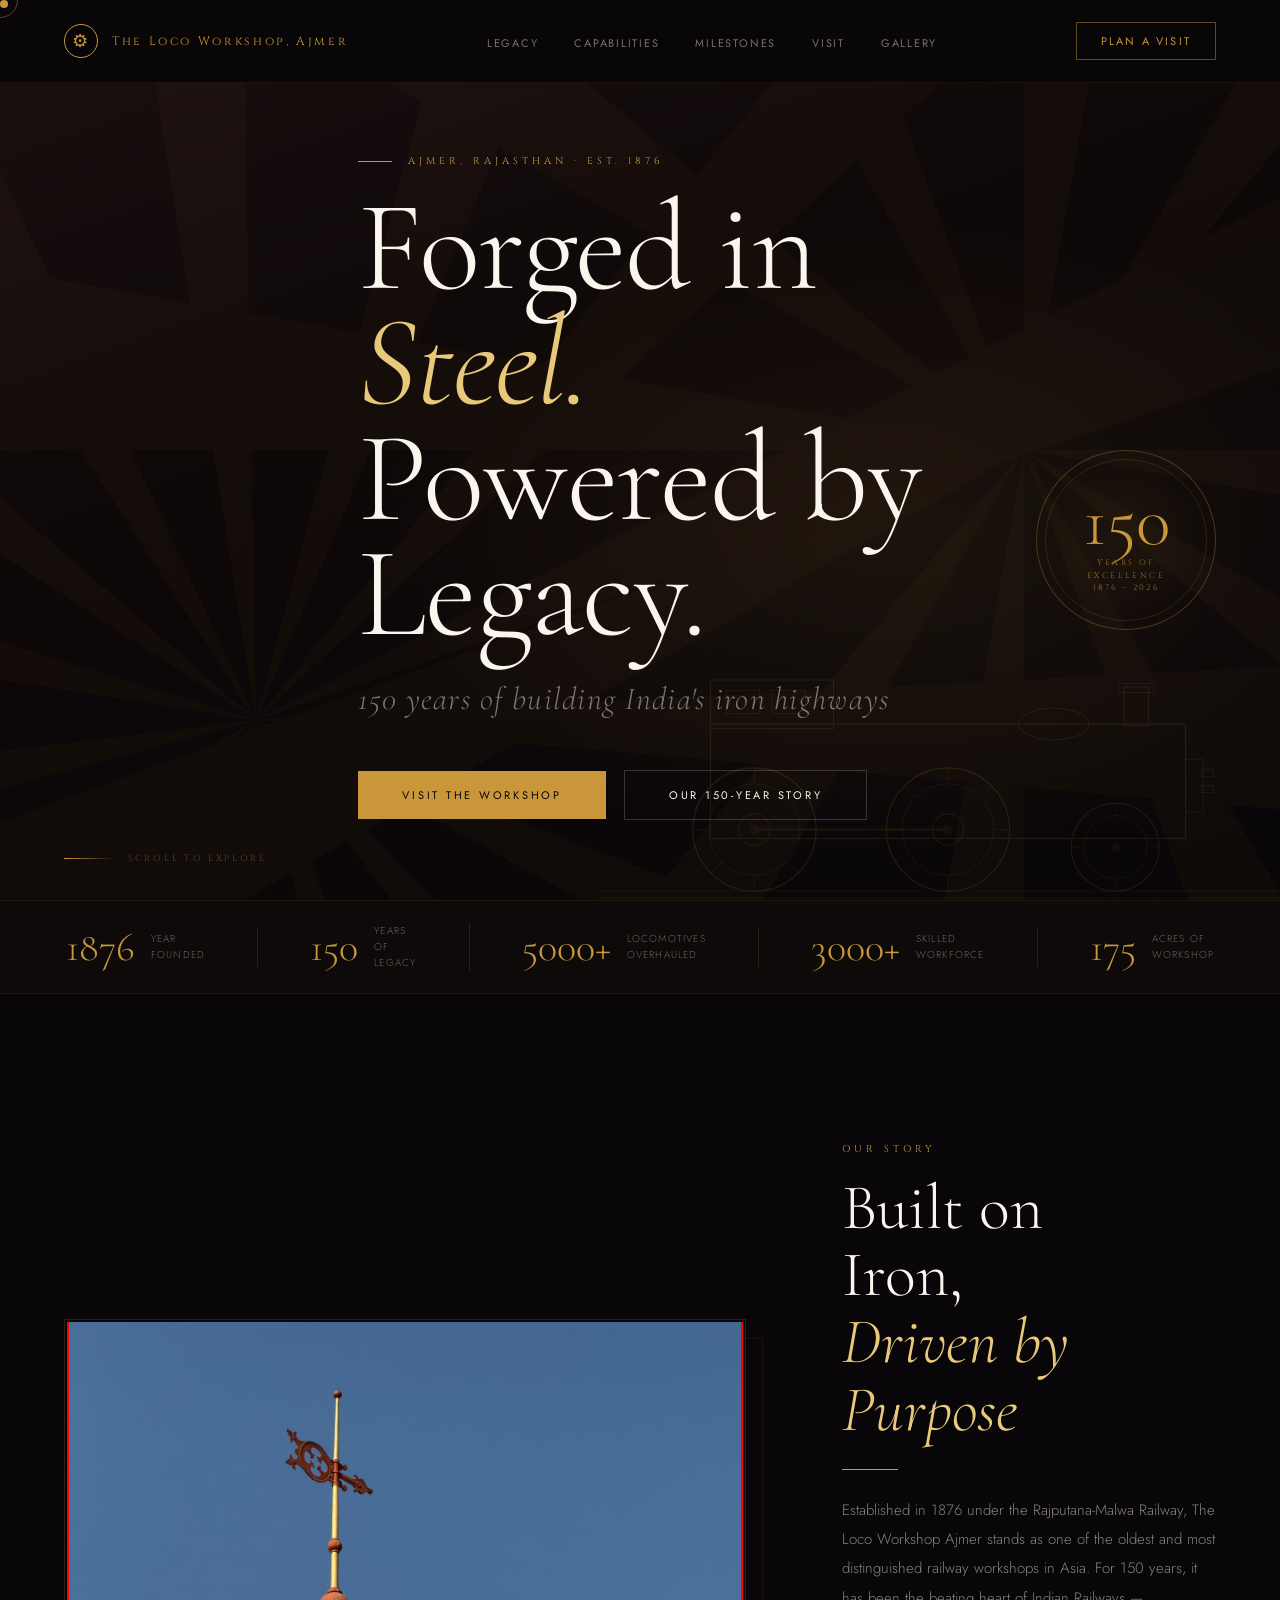
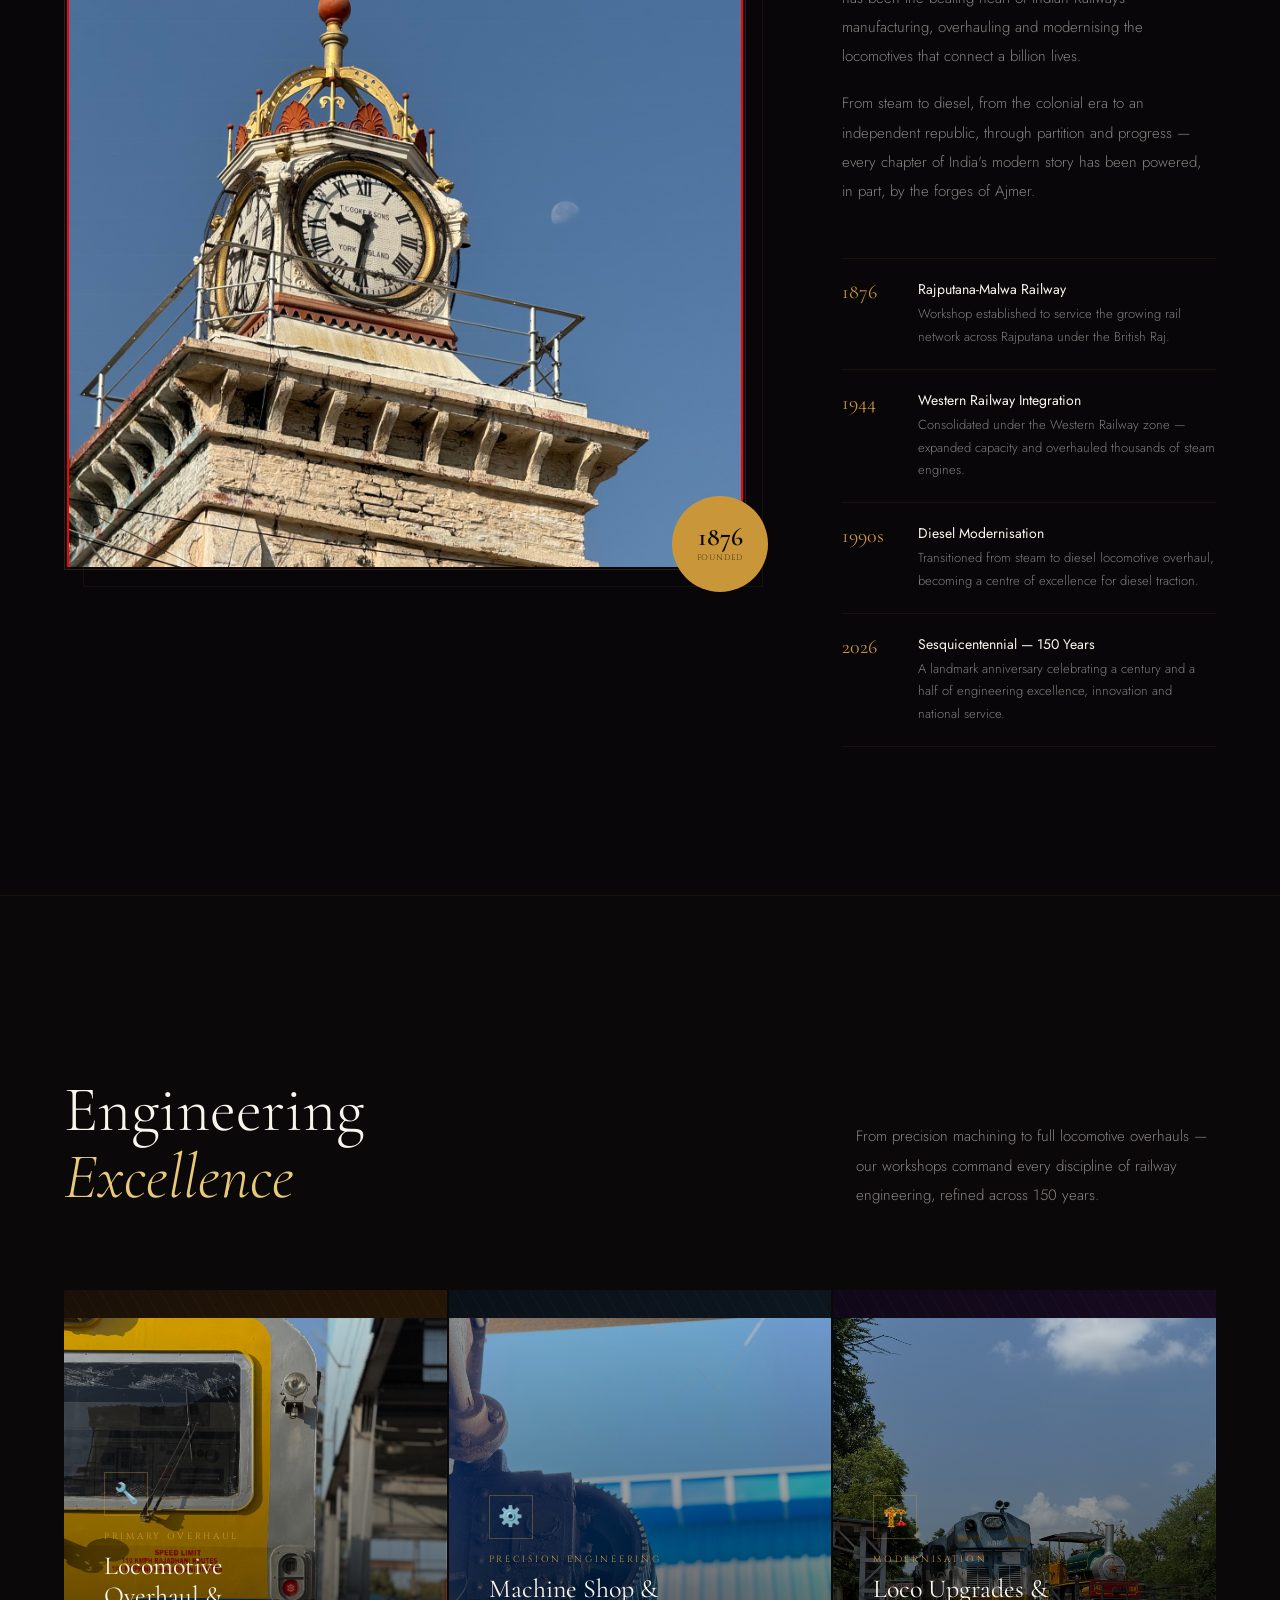
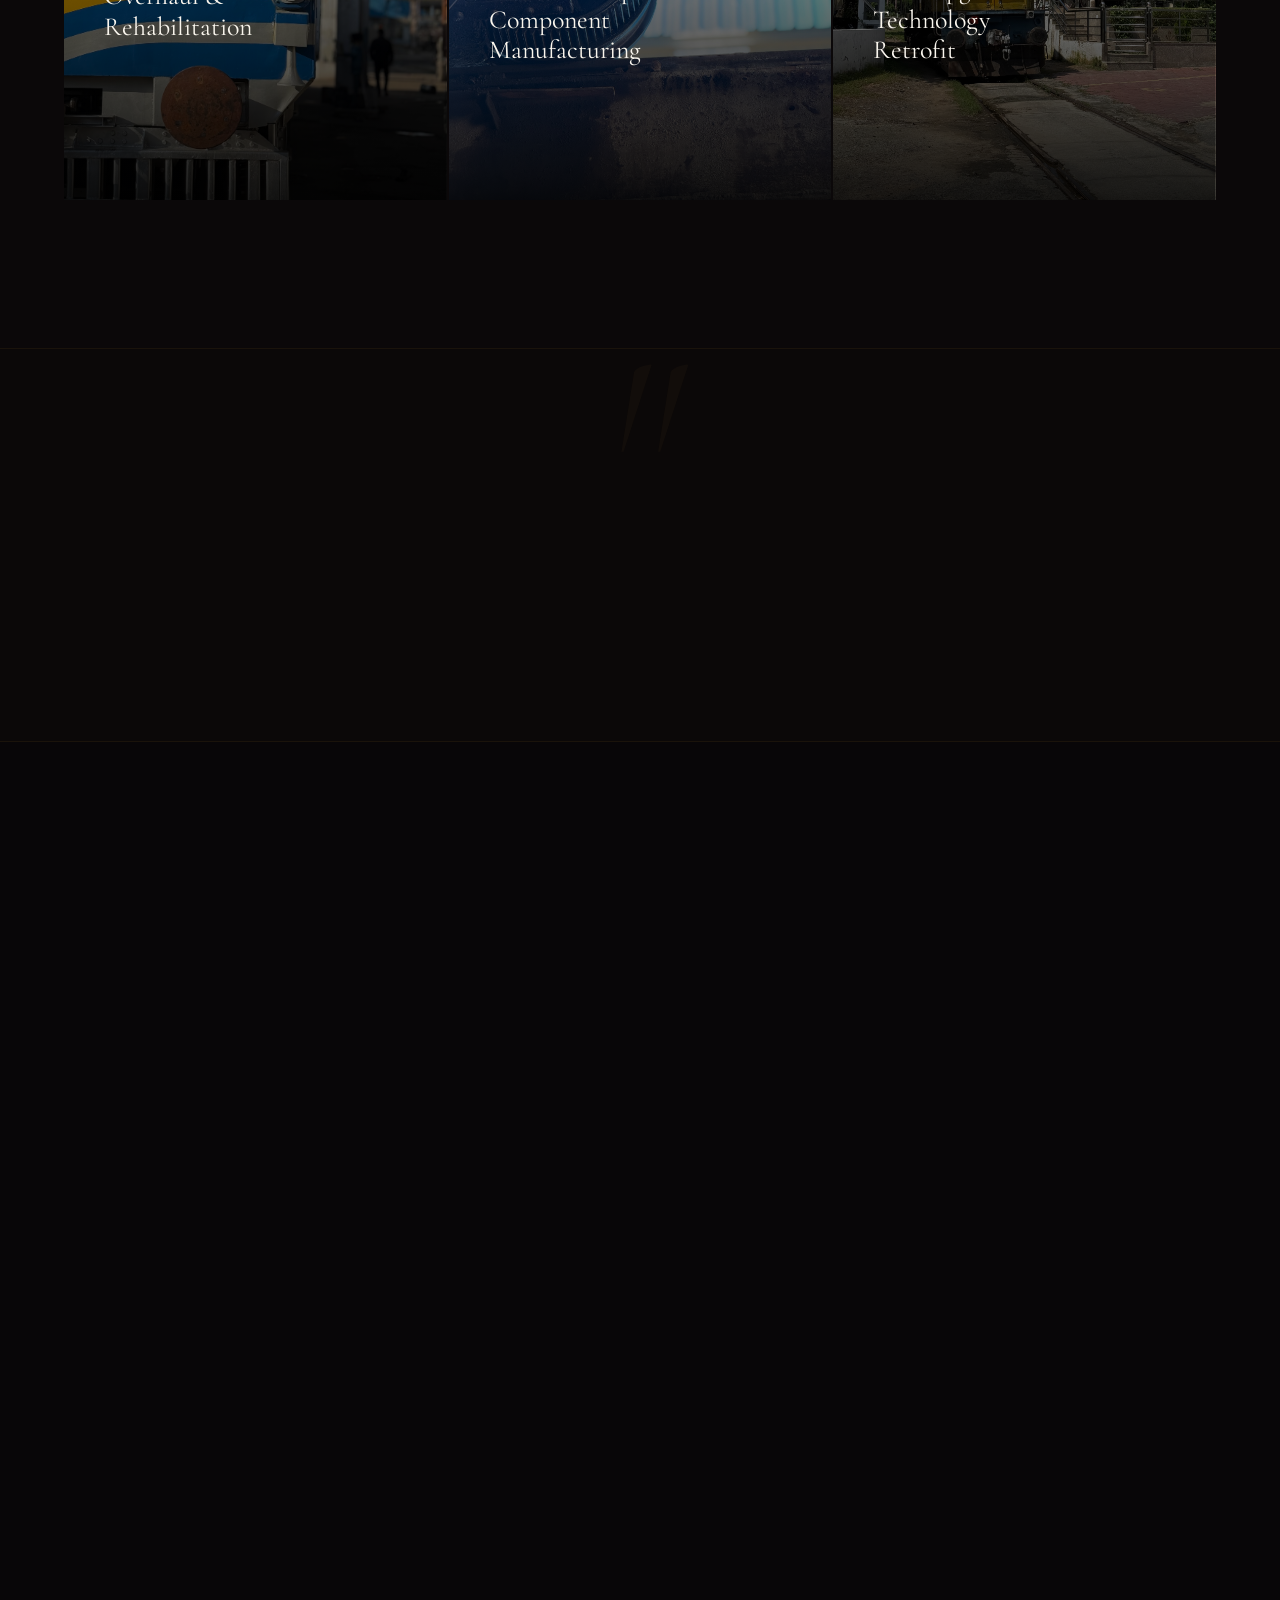
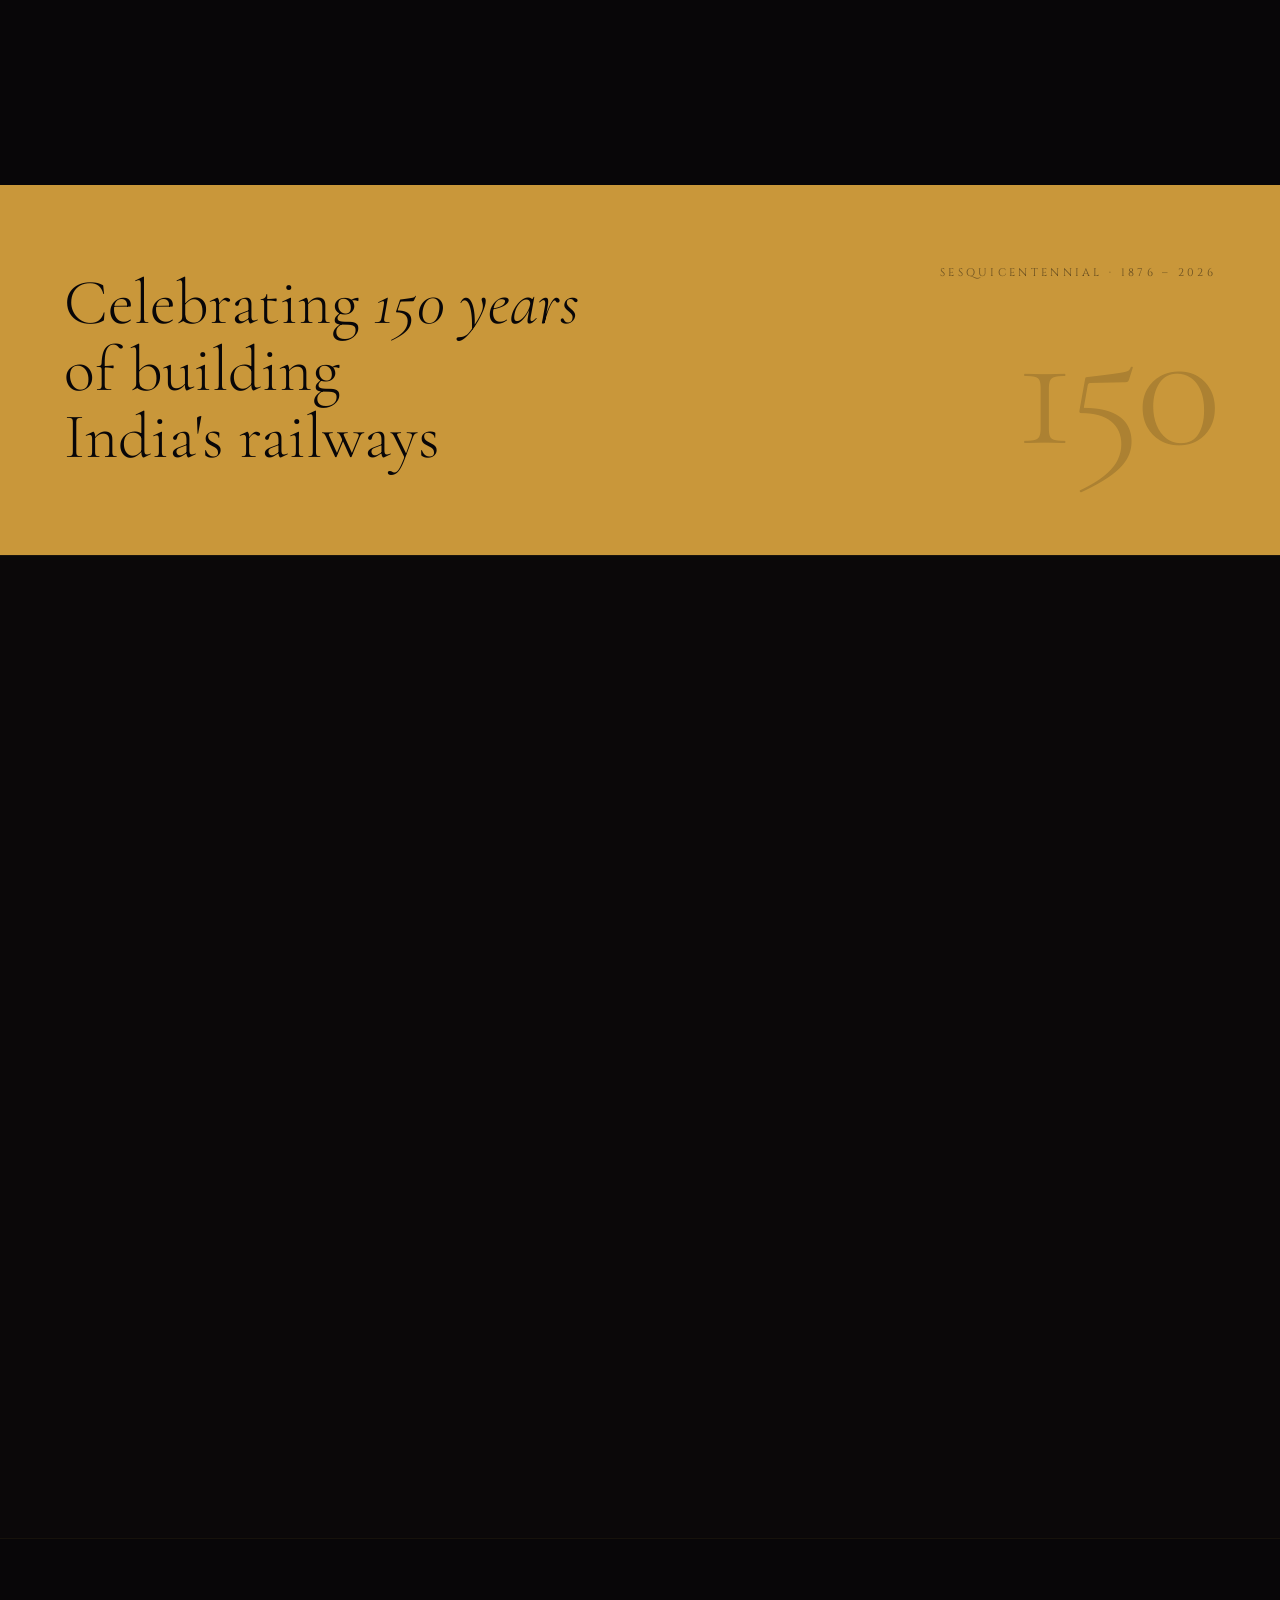
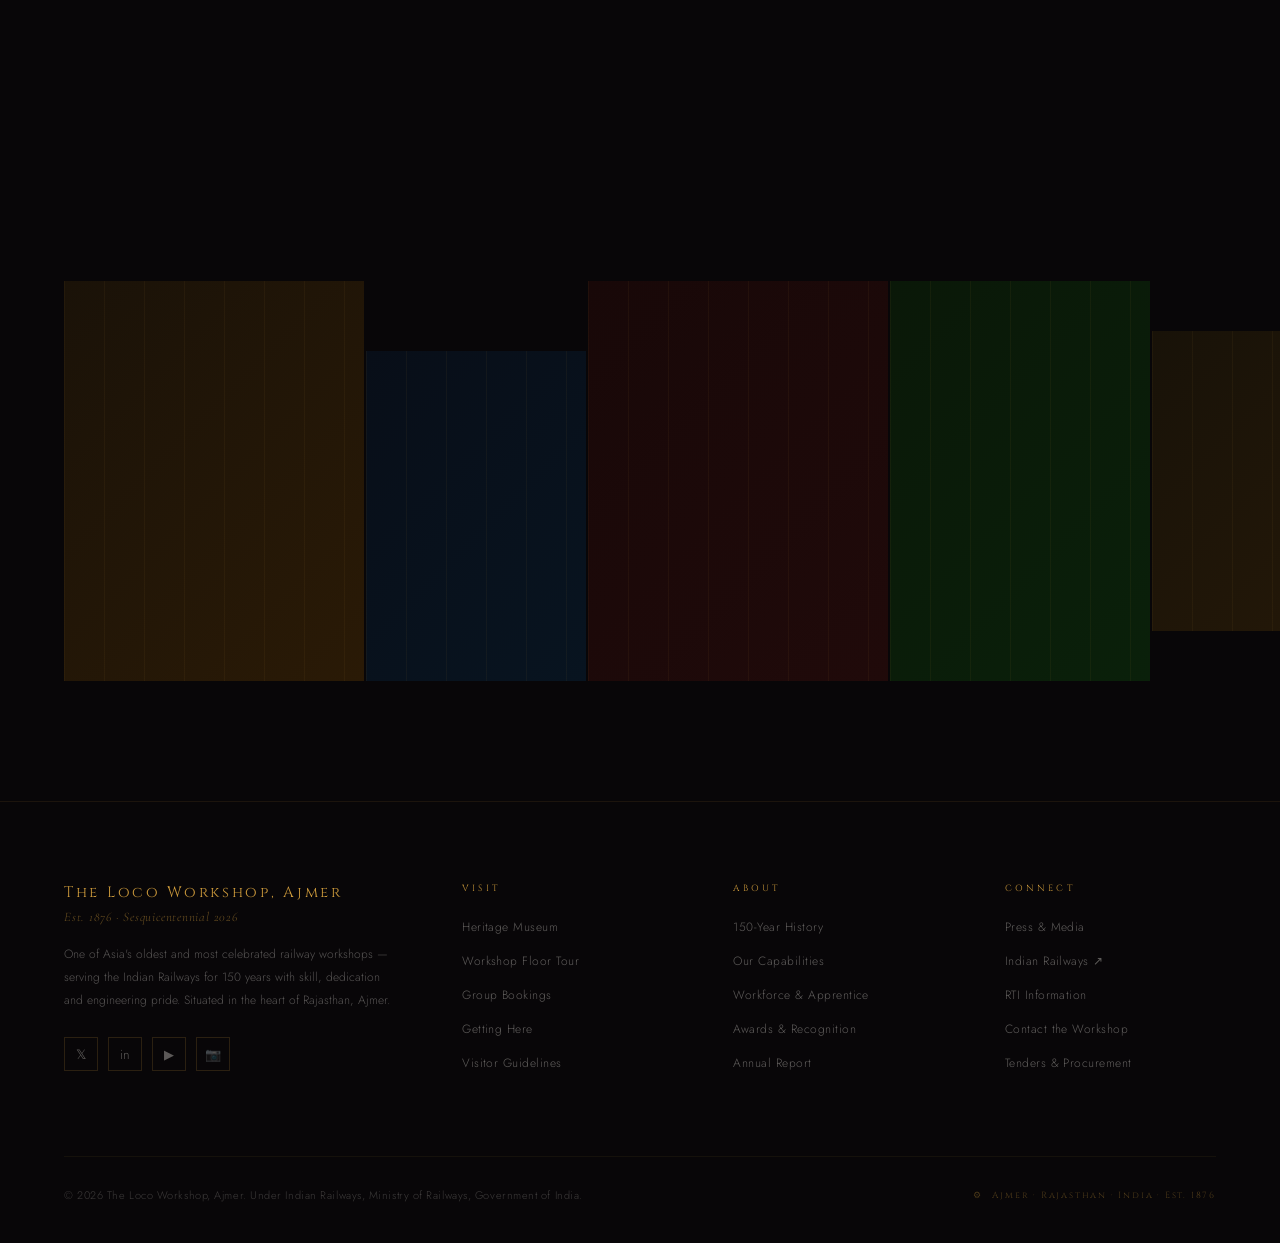
<file: index.html>
<!doctype html>

<html lang="en">
  <head>
    <meta charset="UTF-8" />
    <meta name="viewport" content="width=device-width, initial-scale=1.0" />
    <title>The Loco Workshop, Ajmer — 150 Years of Industrial Majesty</title>
    <link rel="preconnect" href="https://fonts.googleapis.com" />
    <link
      href="https://fonts.googleapis.com/css2?family=Cormorant+Garamond:ital,wght@0,300;0,400;0,600;0,700;1,300;1,400&family=Cinzel:wght@400;500;600&family=Jost:wght@300;400;500&display=swap"
      rel="stylesheet"
    />
    <link rel="stylesheet" href="css/index.css" />
    <link rel="stylesheet" href="css/booking.css" />
    <script src="js/index.js" defer></script>
  </head>
  <body>
    <!-- NAV -->
    <nav id="mainNav">
      <a href="#" class="nav-logo">
        <div class="nav-logo-wheel">⚙</div>
        <span>The Loco Workshop, Ajmer</span>
      </a>
      <ul class="nav-links">
        <li><a href="loco-legacy.html">Legacy</a></li>
        <li><a href="#capabilities">Capabilities</a></li>
        <li><a href="loco-milestones.html">Milestones</a></li>
        <li><a href="loco-booking.html">Visit</a></li>
        <li><a href="#gallery">Gallery</a></li>
      </ul>
      <a href="http://127.0.0.1:8000/booking" class="nav-cta">Plan a Visit</a>
    </nav>
    <div class="cursor" id="cursor"></div>
    <div class="cursor-ring" id="cursorRing"></div>
    <!-- HERO -->
    <section class="hero">
      <div class="hero-bg"></div>
      <div class="hero-gear-pattern"></div>

      <!-- Locomotive SVG silhouette -->
      <svg
        class="hero-loco-svg"
        viewBox="0 0 800 400"
        xmlns="http://www.w3.org/2000/svg"
        fill="none"
      >
        <!-- Wheels -->
        <circle cx="180" cy="320" r="70" stroke="#C9973A" stroke-width="1.5" />
        <circle cx="180" cy="320" r="52" stroke="#C9973A" stroke-width="0.7" />
        <circle cx="180" cy="320" r="18" stroke="#C9973A" stroke-width="1" />
        <circle cx="180" cy="320" r="6" fill="#C9973A" opacity="0.4" />
        <!-- Spokes -->
        <g stroke="#C9973A" stroke-width="1" opacity="0.7">
          <line x1="180" y1="250" x2="180" y2="268" />
          <line x1="180" y1="372" x2="180" y2="390" />
          <line x1="110" y1="320" x2="128" y2="320" />
          <line x1="232" y1="320" x2="250" y2="320" />
          <line x1="130" y1="270" x2="143" y2="283" />
          <line x1="217" y1="357" x2="230" y2="370" />
          <line x1="130" y1="370" x2="143" y2="357" />
          <line x1="217" y1="283" x2="230" y2="270" />
        </g>
        <circle cx="400" cy="320" r="70" stroke="#C9973A" stroke-width="1.5" />
        <circle cx="400" cy="320" r="52" stroke="#C9973A" stroke-width="0.7" />
        <circle cx="400" cy="320" r="18" stroke="#C9973A" stroke-width="1" />
        <circle cx="400" cy="320" r="6" fill="#C9973A" opacity="0.4" />
        <g stroke="#C9973A" stroke-width="1" opacity="0.7">
          <line x1="400" y1="250" x2="400" y2="268" />
          <line x1="400" y1="372" x2="400" y2="390" />
          <line x1="330" y1="320" x2="348" y2="320" />
          <line x1="452" y1="320" x2="470" y2="320" />
          <line x1="350" y1="270" x2="363" y2="283" />
          <line x1="437" y1="357" x2="450" y2="370" />
          <line x1="350" y1="370" x2="363" y2="357" />
          <line x1="437" y1="283" x2="450" y2="270" />
        </g>
        <circle cx="590" cy="340" r="50" stroke="#C9973A" stroke-width="1.2" />
        <circle cx="590" cy="340" r="36" stroke="#C9973A" stroke-width="0.6" />
        <circle cx="590" cy="340" r="5" fill="#C9973A" opacity="0.4" />
        <g stroke="#C9973A" stroke-width="0.8" opacity="0.6">
          <line x1="590" y1="290" x2="590" y2="304" />
          <line x1="590" y1="376" x2="590" y2="390" />
          <line x1="540" y1="340" x2="554" y2="340" />
          <line x1="626" y1="340" x2="640" y2="340" />
          <line x1="555" y1="305" x2="565" y2="315" />
          <line x1="615" y1="365" x2="625" y2="375" />
          <line x1="555" y1="375" x2="565" y2="365" />
          <line x1="615" y1="305" x2="625" y2="315" />
        </g>
        <!-- Connecting rod -->
        <line
          x1="180"
          y1="320"
          x2="400"
          y2="320"
          stroke="#C9973A"
          stroke-width="3"
          opacity="0.5"
        />
        <!-- Body -->
        <rect
          x="130"
          y="200"
          width="540"
          height="130"
          stroke="#C9973A"
          stroke-width="1.2"
        />
        <!-- Boiler dome -->
        <ellipse
          cx="520"
          cy="200"
          rx="40"
          ry="18"
          stroke="#C9973A"
          stroke-width="1"
        />
        <!-- Cab -->
        <rect
          x="130"
          y="150"
          width="140"
          height="55"
          stroke="#C9973A"
          stroke-width="1"
        />
        <!-- Cab windows -->
        <rect
          x="148"
          y="162"
          width="38"
          height="26"
          stroke="#C9973A"
          stroke-width="0.8"
        />
        <rect
          x="200"
          y="162"
          width="38"
          height="26"
          stroke="#C9973A"
          stroke-width="0.8"
        />
        <!-- Chimney -->
        <rect
          x="600"
          y="158"
          width="28"
          height="44"
          stroke="#C9973A"
          stroke-width="1"
        />
        <rect
          x="594"
          y="154"
          width="40"
          height="10"
          stroke="#C9973A"
          stroke-width="0.8"
        />
        <!-- Steam lines -->
        <path
          d="M610 150 Q618 120 608 90"
          stroke="#C9973A"
          stroke-width="0.7"
          stroke-dasharray="4 4"
          opacity="0.5"
        />
        <path
          d="M620 148 Q632 110 628 70"
          stroke="#C9973A"
          stroke-width="0.5"
          stroke-dasharray="3 5"
          opacity="0.3"
        />
        <!-- Track -->
        <line
          x1="0"
          y1="390"
          x2="800"
          y2="390"
          stroke="#C9973A"
          stroke-width="1.5"
          opacity="0.4"
        />
        <line
          x1="0"
          y1="398"
          x2="800"
          y2="398"
          stroke="#C9973A"
          stroke-width="1.5"
          opacity="0.4"
        />
        <!-- Sleepers -->
        <g stroke="#C9973A" stroke-width="1" opacity="0.2">
          <line x1="40" y1="388" x2="40" y2="400" />
          <line x1="90" y1="388" x2="90" y2="400" />
          <line x1="140" y1="388" x2="140" y2="400" />
          <line x1="190" y1="388" x2="190" y2="400" />
          <line x1="240" y1="388" x2="240" y2="400" />
          <line x1="290" y1="388" x2="290" y2="400" />
          <line x1="340" y1="388" x2="340" y2="400" />
          <line x1="390" y1="388" x2="390" y2="400" />
          <line x1="440" y1="388" x2="440" y2="400" />
          <line x1="490" y1="388" x2="490" y2="400" />
          <line x1="540" y1="388" x2="540" y2="400" />
          <line x1="590" y1="388" x2="590" y2="400" />
          <line x1="640" y1="388" x2="640" y2="400" />
          <line x1="690" y1="388" x2="690" y2="400" />
          <line x1="740" y1="388" x2="740" y2="400" />
        </g>
        <!-- Buffer beam -->
        <rect
          x="670"
          y="240"
          width="20"
          height="60"
          stroke="#C9973A"
          stroke-width="0.8"
        />
        <rect
          x="688"
          y="252"
          width="14"
          height="8"
          stroke="#C9973A"
          stroke-width="0.7"
        />
        <rect
          x="688"
          y="270"
          width="14"
          height="8"
          stroke="#C9973A"
          stroke-width="0.7"
        />
      </svg>

      <div class="hero-content">
        <div class="hero-eyebrow">Ajmer, Rajasthan · Est. 1876</div>
        <h1 class="hero-title">
          Forged in<br /><em>Steel.</em><br />Powered by<br />Legacy.
        </h1>
        <p class="hero-title-sub">
          150 years of building India's iron highways
        </p>
        <div class="hero-actions">
          <a href="#visit" class="btn-primary">Visit the Workshop</a>
          <a href="#legacy" class="btn-ghost">Our 150-Year Story</a>
        </div>
      </div>

      <div class="hero-badge">
        <div class="hero-badge-ring">
          <div class="hero-badge-num">150</div>
          <div class="hero-badge-label">
            Years of<br />Excellence<br />1876 – 2026
          </div>
        </div>
      </div>

      <div class="hero-scroll">
        <div class="scroll-line"></div>
        Scroll to explore
      </div>
    </section>

    <!-- STATS STRIP -->
    <div class="stats-strip">
      <div class="stat-item">
        <div class="stat-num">1876</div>
        <div class="stat-label">Year<br />Founded</div>
      </div>
      <div class="stat-item">
        <div class="stat-num">150</div>
        <div class="stat-label">Years of<br />Legacy</div>
      </div>
      <div class="stat-item">
        <div class="stat-num">5000+</div>
        <div class="stat-label">Locomotives<br />Overhauled</div>
      </div>
      <div class="stat-item">
        <div class="stat-num">3000+</div>
        <div class="stat-label">Skilled<br />Workforce</div>
      </div>
      <div class="stat-item">
        <div class="stat-num">175</div>
        <div class="stat-label">Acres of<br />Workshop</div>
      </div>
    </div>

    <!-- LEGACY STORY -->
    <section id="legacy">
      <div class="legacy">
        <div class="legacy-visual reveal">
          <div class="legacy-img-outer">
            <div class="legacy-img-inner">
              <!-- Detailed steam loco illustration -->

              <!-- <svg viewBox="0 0 340 380" xmlns="http://www.w3.org/2000/svg" fill="none"> -->
              <img
                src="/images/clock_tower.jpg"
                style="
                  height: 100vh;
                  border: 2px solid red;
                  background-size: cover;
                  background-position: center;
                  background-repeat: no-repeat;
                "
              />
              <!-- </svg> -->
            </div>
          </div>
          <div class="year-badge">
            <div class="year-badge-num">1876</div>
            <div class="year-badge-label">Founded</div>
          </div>
        </div>

        <div>
          <div class="section-tag reveal">Our Story</div>
          <h2 class="section-heading reveal rd1">
            Built on<br />Iron,<br /><em>Driven by</em><br /><em>Purpose</em>
          </h2>
          <div class="gold-rule reveal rd1"></div>
          <p class="section-body reveal rd2">
            Established in 1876 under the Rajputana-Malwa Railway, The Loco
            Workshop Ajmer stands as one of the oldest and most distinguished
            railway workshops in Asia. For 150 years, it has been the beating
            heart of Indian Railways — manufacturing, overhauling and
            modernising the locomotives that connect a billion lives.
          </p>
          <p class="section-body reveal rd2" style="margin-top: 18px">
            From steam to diesel, from the colonial era to an independent
            republic, through partition and progress — every chapter of India's
            modern story has been powered, in part, by the forges of Ajmer.
          </p>

          <!-- Timeline -->
          <div class="legacy-timeline reveal rd3">
            <div class="timeline-item">
              <div class="timeline-year">1876</div>
              <div>
                <div class="timeline-title">Rajputana-Malwa Railway</div>
                <div class="timeline-text">
                  Workshop established to service the growing rail network
                  across Rajputana under the British Raj.
                </div>
              </div>
            </div>
            <div class="timeline-item">
              <div class="timeline-year">1944</div>
              <div>
                <div class="timeline-title">Western Railway Integration</div>
                <div class="timeline-text">
                  Consolidated under the Western Railway zone — expanded
                  capacity and overhauled thousands of steam engines.
                </div>
              </div>
            </div>
            <div class="timeline-item">
              <div class="timeline-year">1990s</div>
              <div>
                <div class="timeline-title">Diesel Modernisation</div>
                <div class="timeline-text">
                  Transitioned from steam to diesel locomotive overhaul,
                  becoming a centre of excellence for diesel traction.
                </div>
              </div>
            </div>
            <div class="timeline-item">
              <div class="timeline-year">2026</div>
              <div>
                <div class="timeline-title">Sesquicentennial — 150 Years</div>
                <div class="timeline-text">
                  A landmark anniversary celebrating a century and a half of
                  engineering excellence, innovation and national service.
                </div>
              </div>
            </div>
          </div>
        </div>
      </div>
    </section>

    <!-- CAPABILITIES -->
    <section class="capabilities" id="capabilities">
      <div class="cap-header">
        <div>
          <div class="section-tag reveal">What We Do</div>
          <h2 class="section-heading reveal rd1">
            Engineering<br /><em>Excellence</em>
          </h2>
        </div>
        <p class="section-body reveal" style="max-width: 360px">
          From precision machining to full locomotive overhauls — our workshops
          command every discipline of railway engineering, refined across 150
          years.
        </p>
      </div>
      <div class="cap-grid">
        <div class="cap-card reveal">
          <div class="cap-card-bg bg-forge"></div>
          <div class="cap-card-hatch"></div>
          <div class="cap-card-overlay"></div>
          <div class="cap-card-num">01</div>
          <div
            class="cap-card-content"
            style="
              position: relative;
              overflow: hidden;
              padding: 40px;
              color: #f5e6c8;
              min-height: 500px;
              background:
                linear-gradient(
                  to bottom,
                  rgba(0, 0, 0, 0.15) 0%,
                  rgba(0, 0, 0, 0.45) 45%,
                  rgba(0, 0, 0, 0.92) 100%
                ),
                url(&quot;images/loco_overhaul.jpg&quot;);

              display: flex;
              flex-direction: column;
              justify-content: flex-end;

              background-size: cover;
              background-position: center;
              background-repeat: no-repeat;
            "
          >
            <div class="cap-card-icon">🔧</div>
            <div class="cap-card-tag">Primary Overhaul</div>
            <h3 class="cap-card-title">
              Locomotive<br />Overhaul &<br />Rehabilitation
            </h3>
            <p class="cap-card-desc">
              Comprehensive Periodic Overhauling (POH) of diesel and electric
              locomotives — rebuilding every component to restore peak
              performance and extend operational life.
            </p>
            <a href="#" class="cap-link">Learn more <span>→</span></a>
          </div>
        </div>
        <div class="cap-card reveal rd1">
          <div class="cap-card-bg bg-machine"></div>
          <div class="cap-card-hatch"></div>
          <div class="cap-card-overlay"></div>
          <div class="cap-card-num">02</div>
          <div
            class="cap-card-content"
            style="
              position: relative;
              overflow: hidden;
              padding: 40px;
              color: #f5e6c8;
              min-height: 500px;
              background:
                linear-gradient(
                  to bottom,
                  rgba(0, 0, 0, 0.15) 0%,
                  rgba(0, 0, 0, 0.45) 45%,
                  rgba(0, 0, 0, 0.92) 100%
                ),
                url(&quot;images/machine.jpg&quot;);

              display: flex;
              flex-direction: column;
              justify-content: flex-end;

              background-size: cover;
              background-position: center;
              background-repeat: no-repeat;
            "
          >
            <div class="cap-card-icon">⚙️</div>
            <div class="cap-card-tag">Precision Engineering</div>
            <h3 class="cap-card-title">
              Machine Shop &<br />Component<br />Manufacturing
            </h3>
            <p class="cap-card-desc">
              State-of-the-art CNC machining, forge works and foundry operations
              producing precision railway components for the national fleet.
            </p>
            <a href="#" class="cap-link">Learn more <span>→</span></a>
          </div>
        </div>
        <div class="cap-card reveal rd2">
          <div class="cap-card-bg bg-paint"></div>
          <div class="cap-card-hatch"></div>
          <div class="cap-card-overlay"></div>
          <div class="cap-card-num">03</div>
          <div
            class="cap-card-content"
            style="
              position: relative;
              overflow: hidden;
              padding: 40px;
              color: #f5e6c8;
              min-height: 500px;
              background:
                linear-gradient(
                  to bottom,
                  rgba(0, 0, 0, 0.15) 0%,
                  rgba(0, 0, 0, 0.45) 45%,
                  rgba(0, 0, 0, 0.92) 100%
                ),
                url(&quot;images/locomotive.jpg&quot;);

              display: flex;
              flex-direction: column;
              justify-content: flex-end;

              background-size: cover;
              background-position: center;
              background-repeat: no-repeat;
            "
          >
            <div class="cap-card-icon">🏗️</div>
            <div class="cap-card-tag">Modernisation</div>
            <h3 class="cap-card-title">
              Loco Upgrades &<br />Technology<br />Retrofit
            </h3>
            <p class="cap-card-desc">
              Upgrading ageing diesel fleet with modern electronics, improved
              braking systems and fuel efficiency enhancements — future-proofing
              India's traction assets.
            </p>
            <a href="#" class="cap-link">Learn more <span>→</span></a>
          </div>
        </div>
      </div>
    </section>

    <!-- QUOTE -->
    <div class="quote-band">
      <div class="quote-bg-num">"</div>
      <p class="quote-text reveal">
        "The railways are the lifeline of the nation — and behind every
        locomotive runs the soul of Ajmer."
      </p>
      <div class="quote-attr reveal rd1">
        — Celebrating 150 Years · 1876–2026
      </div>
    </div>

    <!-- MILESTONES -->
    <section class="milestones" id="milestones">
      <div class="milestone-header">
        <div class="section-tag reveal">150 Years in Numbers</div>
        <h2 class="section-heading reveal rd1">
          A Century &<br />Half of <em>Milestones</em>
        </h2>
      </div>
      <div class="milestone-track">
        <div
          class="ms-card reveal"
          style="
            position: relative;
            overflow: hidden;
            padding: 40px;
            color: #f5e6c8;
            min-height: 500px;
            background:
              linear-gradient(
                to bottom,
                rgba(0, 0, 0, 0.15) 0%,
                rgba(0, 0, 0, 0.45) 45%,
                rgba(0, 0, 0, 0.92) 100%
              ),
              url(&quot;images/vintage.jpg&quot;);

            display: flex;
            flex-direction: column;
            justify-content: flex-end;

            background-size: cover;
            background-position: center;
            background-repeat: no-repeat;
          "
        >
          <div class="ms-icon">🚂</div>
          <div class="ms-year">1876</div>
          <div class="ms-title">Founded under Rajputana-Malwa Railway</div>
          <div class="ms-desc">
            The first workshops were established in Ajmer as the rail network
            expanded across the Rajputana region under British administration.
          </div>
        </div>
        <div
          class="ms-card reveal rd1"
          style="
            position: relative;
            overflow: hidden;
            padding: 40px;
            color: #f5e6c8;
            min-height: 500px;
            background:
              linear-gradient(
                to bottom,
                rgba(0, 0, 0, 0.15) 0%,
                rgba(0, 0, 0, 0.45) 45%,
                rgba(0, 0, 0, 0.92) 100%
              ),
              url(&quot;images/stteam.jpg&quot;);

            display: flex;
            flex-direction: column;
            justify-content: flex-end;

            background-size: cover;
            background-position: center;
            background-repeat: no-repeat;
          "
        >
          <div class="ms-icon">⚒️</div>
          <div class="ms-year">1920s</div>
          <div class="ms-title">Steam Age Expansion</div>
          <div class="ms-desc">
            Peak steam era — the workshop overhauled over 200 steam locomotives
            annually, with a workforce of over 8,000 artisans and engineers.
          </div>
        </div>
        <div
          class="ms-card reveal rd2"
          style="
            position: relative;
            overflow: hidden;
            padding: 40px;
            color: #f5e6c8;
            min-height: 500px;
            background:
              linear-gradient(
                to bottom,
                rgba(0, 0, 0, 0.15) 0%,
                rgba(0, 0, 0, 0.45) 45%,
                rgba(0, 0, 0, 0.92) 100%
              ),
              url(&quot;images/independence-ws.jpg&quot;);

            display: flex;
            flex-direction: column;
            justify-content: flex-end;

            background-size: cover;
            background-position: center;
            background-repeat: no-repeat;
          "
        >
          <div class="ms-icon">🇮🇳</div>
          <div class="ms-year">1947</div>
          <div class="ms-title">Independent India's Workshop</div>
          <div class="ms-desc">
            Post-independence, the workshop became a symbol of self-reliance —
            continuing operations under the new Indian Railways administration.
          </div>
        </div>
        <div
          class="ms-card reveal rd3"
          style="
            position: relative;
            overflow: hidden;
            padding: 40px;
            color: #f5e6c8;
            min-height: 500px;
            background:
              linear-gradient(
                to bottom,
                rgba(0, 0, 0, 0.15) 0%,
                rgba(0, 0, 0, 0.45) 45%,
                rgba(0, 0, 0, 0.92) 100%
              ),
              url(&quot;images/150-yrs.jpg&quot;);

            display: flex;
            flex-direction: column;
            justify-content: flex-end;

            background-size: cover;
            background-position: center;
            background-repeat: no-repeat;
          "
        >
          <div class="ms-icon">🏆</div>
          <div class="ms-year">2026</div>
          <div class="ms-title">Sesquicentennial Celebrations</div>
          <div class="ms-desc">
            150 years of unbroken service — marked with national recognition, a
            heritage museum, and the commissioning of a next-gen overhaul
            facility.
          </div>
        </div>
      </div>
    </section>

    <!-- ANNIVERSARY BAND -->
    <div class="anniversary-band">
      <div class="ab-left">
        Celebrating <em>150 years</em><br />of building<br />India's railways
      </div>
      <div class="ab-right">
        <div class="ab-tag">Sesquicentennial · 1876 – 2026</div>
        <div class="ab-num">150</div>
      </div>
    </div>

    <!-- VISIT -->
    <section class="visit" id="visit">
      <div class="visit-inner">
        <div>
          <div class="section-tag reveal">Plan Your Visit</div>
          <h2 class="section-heading reveal rd1">
            Witness<br /><em>History</em><br />in Motion
          </h2>
          <div class="gold-rule reveal rd1"></div>
          <p class="section-body reveal rd2">
            Open to the public through guided heritage tours and the newly
            inaugurated 150-year anniversary museum — a tribute to the artisans,
            engineers and railwaymen who forged modern India.
          </p>
          <div class="visit-info-grid">
            <div class="reveal rd1">
              <div class="vi-label">Open Days</div>
              <div class="vi-value">Tuesday – Sunday</div>
            </div>
            <div class="reveal rd2">
              <div class="vi-label">Tour Hours</div>
              <div class="vi-value">9:00 AM – 5:00 PM</div>
            </div>
            <div class="reveal rd1">
              <div class="vi-label">Location</div>
              <div class="vi-value">
                Railway Colony Road,<br />Ajmer, Rajasthan 305001
              </div>
            </div>
            <div class="reveal rd2">
              <div class="vi-label">Nearest Station</div>
              <div class="vi-value">Ajmer Junction<br />0.8 km away</div>
            </div>
            <div class="reveal rd1">
              <div class="vi-label">Group Bookings</div>
              <div class="vi-value">Min. 15 persons,<br />advance required</div>
            </div>
            <div class="reveal rd2">
              <div class="vi-label">Dress Code</div>
              <div class="vi-value">
                Closed-toe shoes<br />mandatory (workshop)
              </div>
            </div>
          </div>
        </div>
        <div>
          <div class="visit-card reveal rd2">
            <div class="visit-card-header">Book Your Experience</div>
            <div class="visit-card-body">
              <div class="ticket-row">
                <div>
                  <div class="ticket-name">Heritage Museum Tour</div>
                  <div class="ticket-sub">150-year anniversary exhibition</div>
                </div>
                <div class="ticket-price">₹50</div>
              </div>
              <div class="ticket-row">
                <div>
                  <div class="ticket-name">Workshop Floor Tour</div>
                  <div class="ticket-sub">Live overhaul & machining bays</div>
                </div>
                <div class="ticket-price">₹100</div>
              </div>
              <div class="ticket-row">
                <div>
                  <div class="ticket-name">Student Group Tour</div>
                  <div class="ticket-sub">
                    Educational — engineering colleges
                  </div>
                </div>
                <div class="ticket-price">₹25</div>
              </div>
              <div class="ticket-row">
                <div>
                  <div class="ticket-name">Full Day Experience</div>
                  <div class="ticket-sub">
                    Museum + workshop + steam display
                  </div>
                </div>
                <div class="ticket-price">₹200</div>
              </div>
            </div>
            <div class="visit-card-footer">
              <button class="visit-btn">Reserve Your Visit →</button>
            </div>
          </div>
        </div>
      </div>
    </section>

    <!-- GALLERY -->
    <section class="gallery" id="gallery">
      <div class="gallery-header">
        <div>
          <div class="section-tag reveal">Through the Lens</div>
          <h2 class="section-heading reveal rd1">
            Workshop<br /><em>Gallery</em>
          </h2>
        </div>
        <a href="#" class="btn-ghost reveal" style="margin-bottom: 6px"
          >View All →</a
        >
      </div>
      <div class="gallery-track">
        <div class="g-item">
          <div class="g-item-bg gi1"></div>
          <div class="g-item-lines"></div>
          <div class="g-item-label">The Erecting Shop, c.1920</div>
        </div>
        <div
          class="g-item"
          style="flex: 0 0 220px; aspect-ratio: 2/3; align-self: flex-end"
        >
          <div class="g-item-bg gi2"></div>
          <div class="g-item-lines"></div>
          <div class="g-item-label">Steam Locomotive No. 42</div>
        </div>
        <div class="g-item">
          <div class="g-item-bg gi3"></div>
          <div class="g-item-lines"></div>
          <div class="g-item-label">Forge & Foundry Works</div>
        </div>
        <div class="g-item" style="flex: 0 0 260px">
          <div class="g-item-bg gi4"></div>
          <div class="g-item-lines"></div>
          <div class="g-item-label">The Machine Shop Today</div>
        </div>
        <div
          class="g-item"
          style="flex: 0 0 200px; aspect-ratio: 2/3; align-self: center"
        >
          <div class="g-item-bg gi5"></div>
          <div class="g-item-lines"></div>
          <div class="g-item-label">150th Anniversary Ceremony</div>
        </div>
      </div>
    </section>

    <!-- FOOTER -->

    <footer>
      <div class="footer-top">
        <div>
          <div class="footer-brand">The Loco Workshop, Ajmer</div>
          <div class="footer-brand-sub2">Est. 1876 · Sesquicentennial 2026</div>
          <p class="footer-desc">
            One of Asia's oldest and most celebrated railway workshops — serving
            the Indian Railways for 150 years with skill, dedication and
            engineering pride. Situated in the heart of Rajasthan, Ajmer.
          </p>
          <div class="footer-socials">
            <a href="#" class="f-social">𝕏</a>
            <a href="#" class="f-social">in</a>
            <a href="#" class="f-social">▶</a>
            <a href="#" class="f-social">📷</a>
          </div>
        </div>
        <div>
          <div class="f-col-title">Visit</div>
          <ul class="f-links">
            <li><a href="#">Heritage Museum</a></li>
            <li><a href="#">Workshop Floor Tour</a></li>
            <li><a href="#">Group Bookings</a></li>
            <li><a href="#">Getting Here</a></li>
            <li><a href="#">Visitor Guidelines</a></li>
          </ul>
        </div>
        <div>
          <div class="f-col-title">About</div>
          <ul class="f-links">
            <li><a href="#">150-Year History</a></li>
            <li><a href="#">Our Capabilities</a></li>
            <li><a href="#">Workforce & Apprentice</a></li>
            <li><a href="#">Awards & Recognition</a></li>
            <li><a href="#">Annual Report</a></li>
          </ul>
        </div>
        <div>
          <div class="f-col-title">Connect</div>
          <ul class="f-links">
            <li><a href="#">Press & Media</a></li>
            <li><a href="#">Indian Railways ↗</a></li>
            <li><a href="#">RTI Information</a></li>
            <li><a href="#">Contact the Workshop</a></li>
            <li><a href="#">Tenders & Procurement</a></li>
          </ul>
        </div>
      </div>
      <div class="footer-bottom">
        <div class="footer-copy">
          © 2026 The Loco Workshop, Ajmer. Under Indian Railways, Ministry of
          Railways, Government of India.
        </div>
        <div class="footer-rail">
          <span>⚙</span>
          <span>Ajmer · Rajasthan · India · Est. 1876</span>
        </div>
      </div>
    </footer>
    <script src="./js/index.js"></script>
  </body>
</html>
</file>
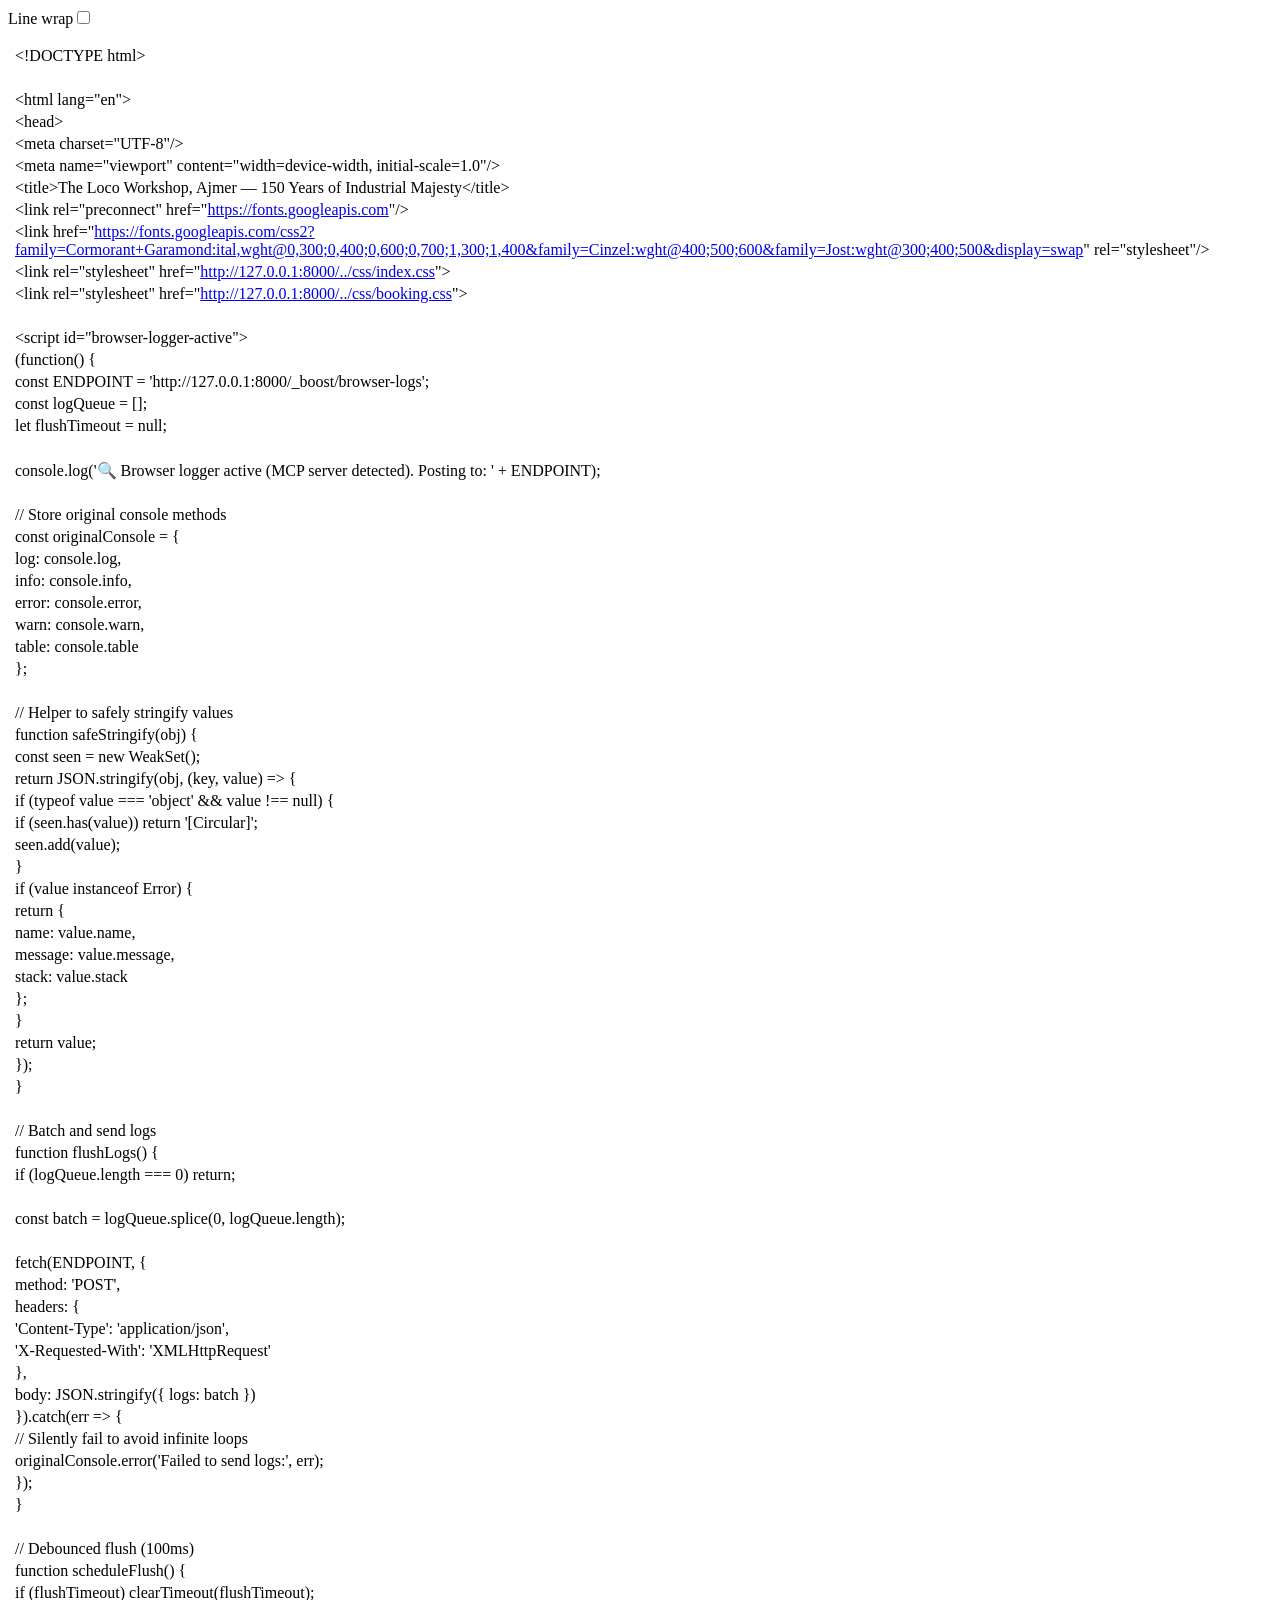
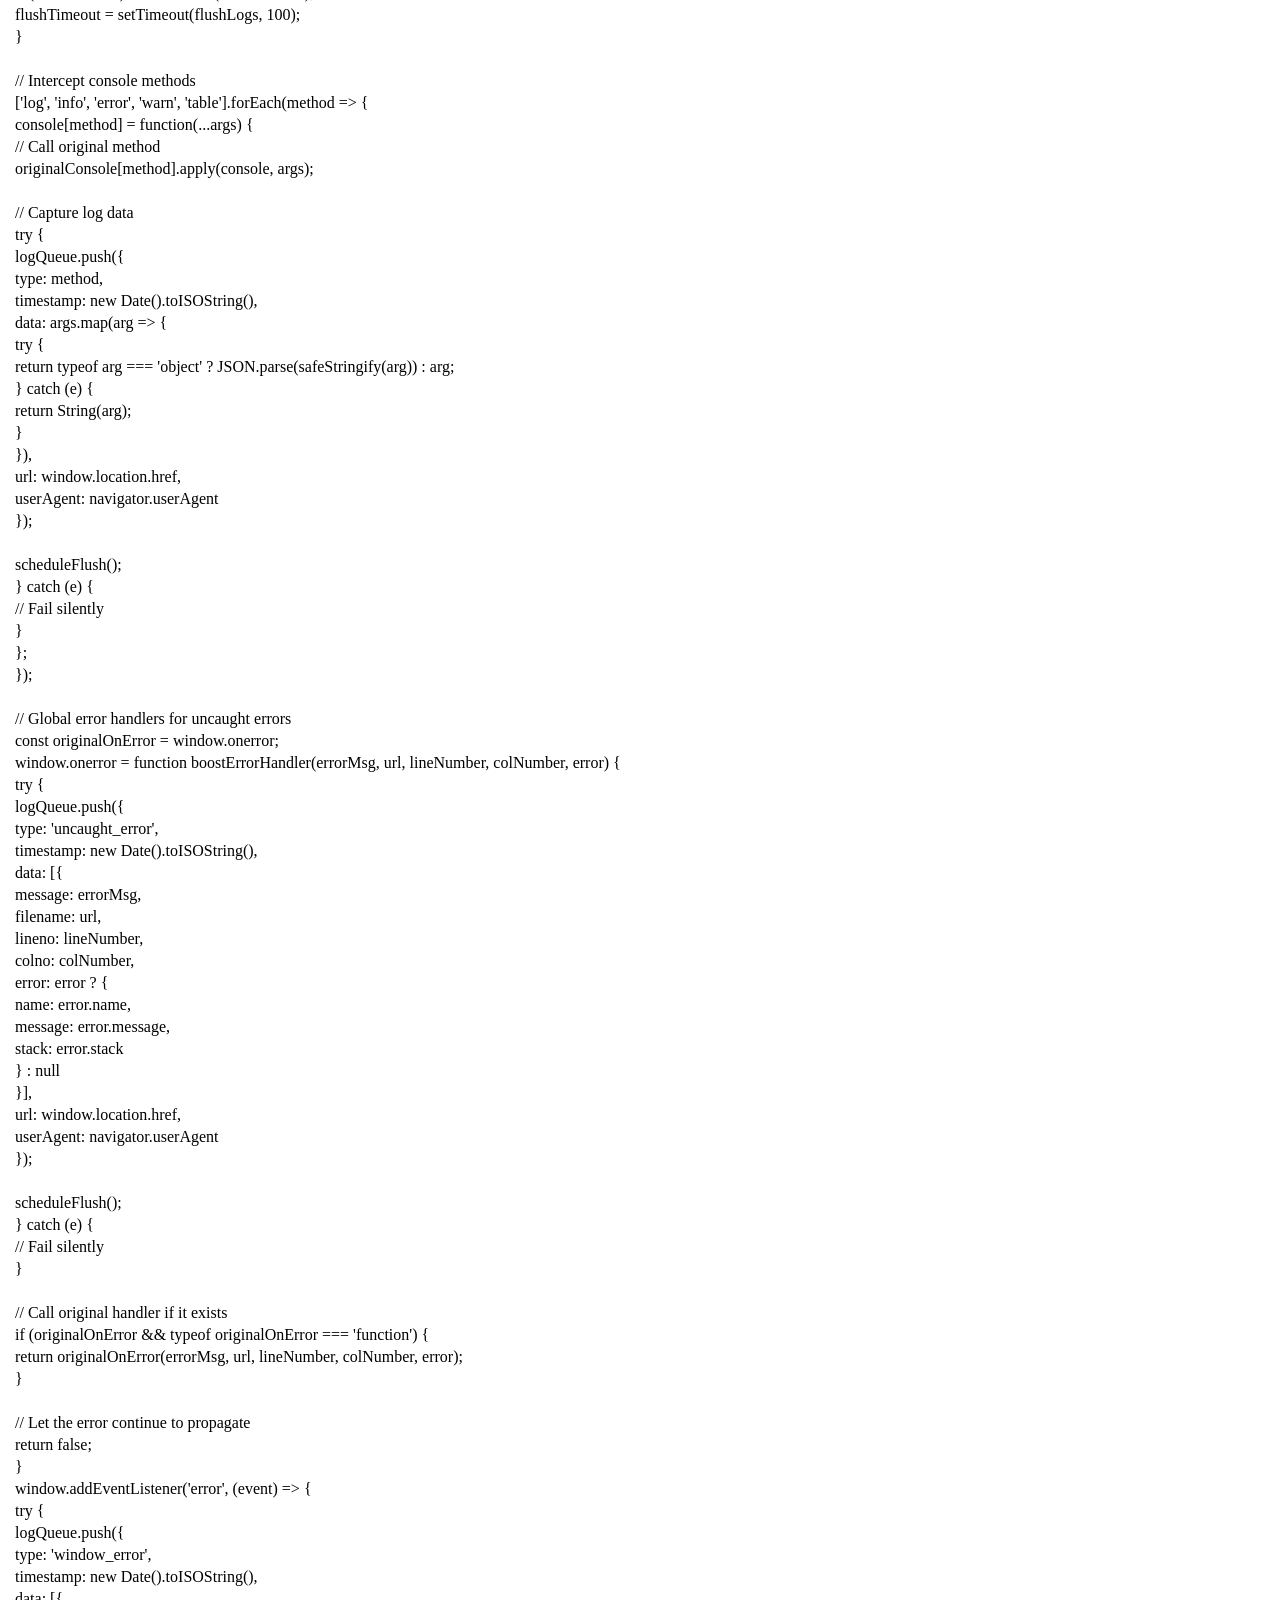
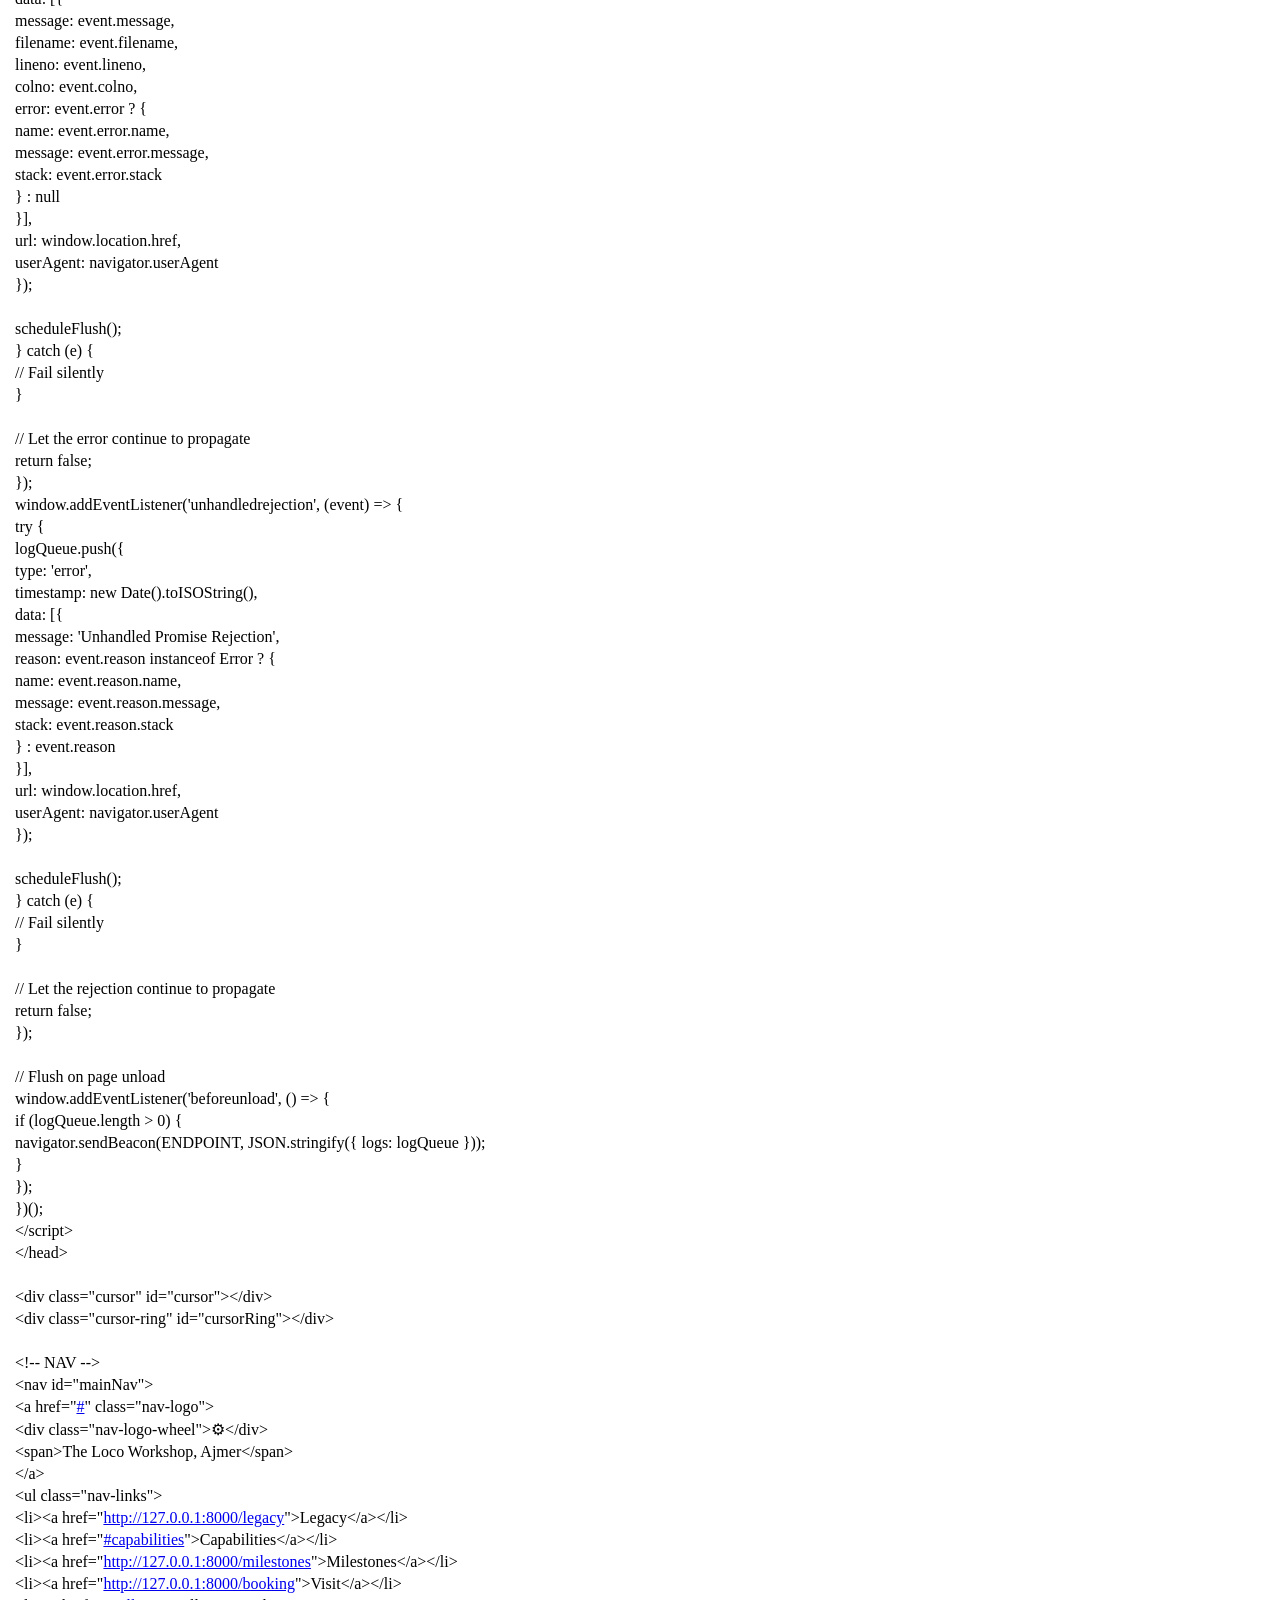
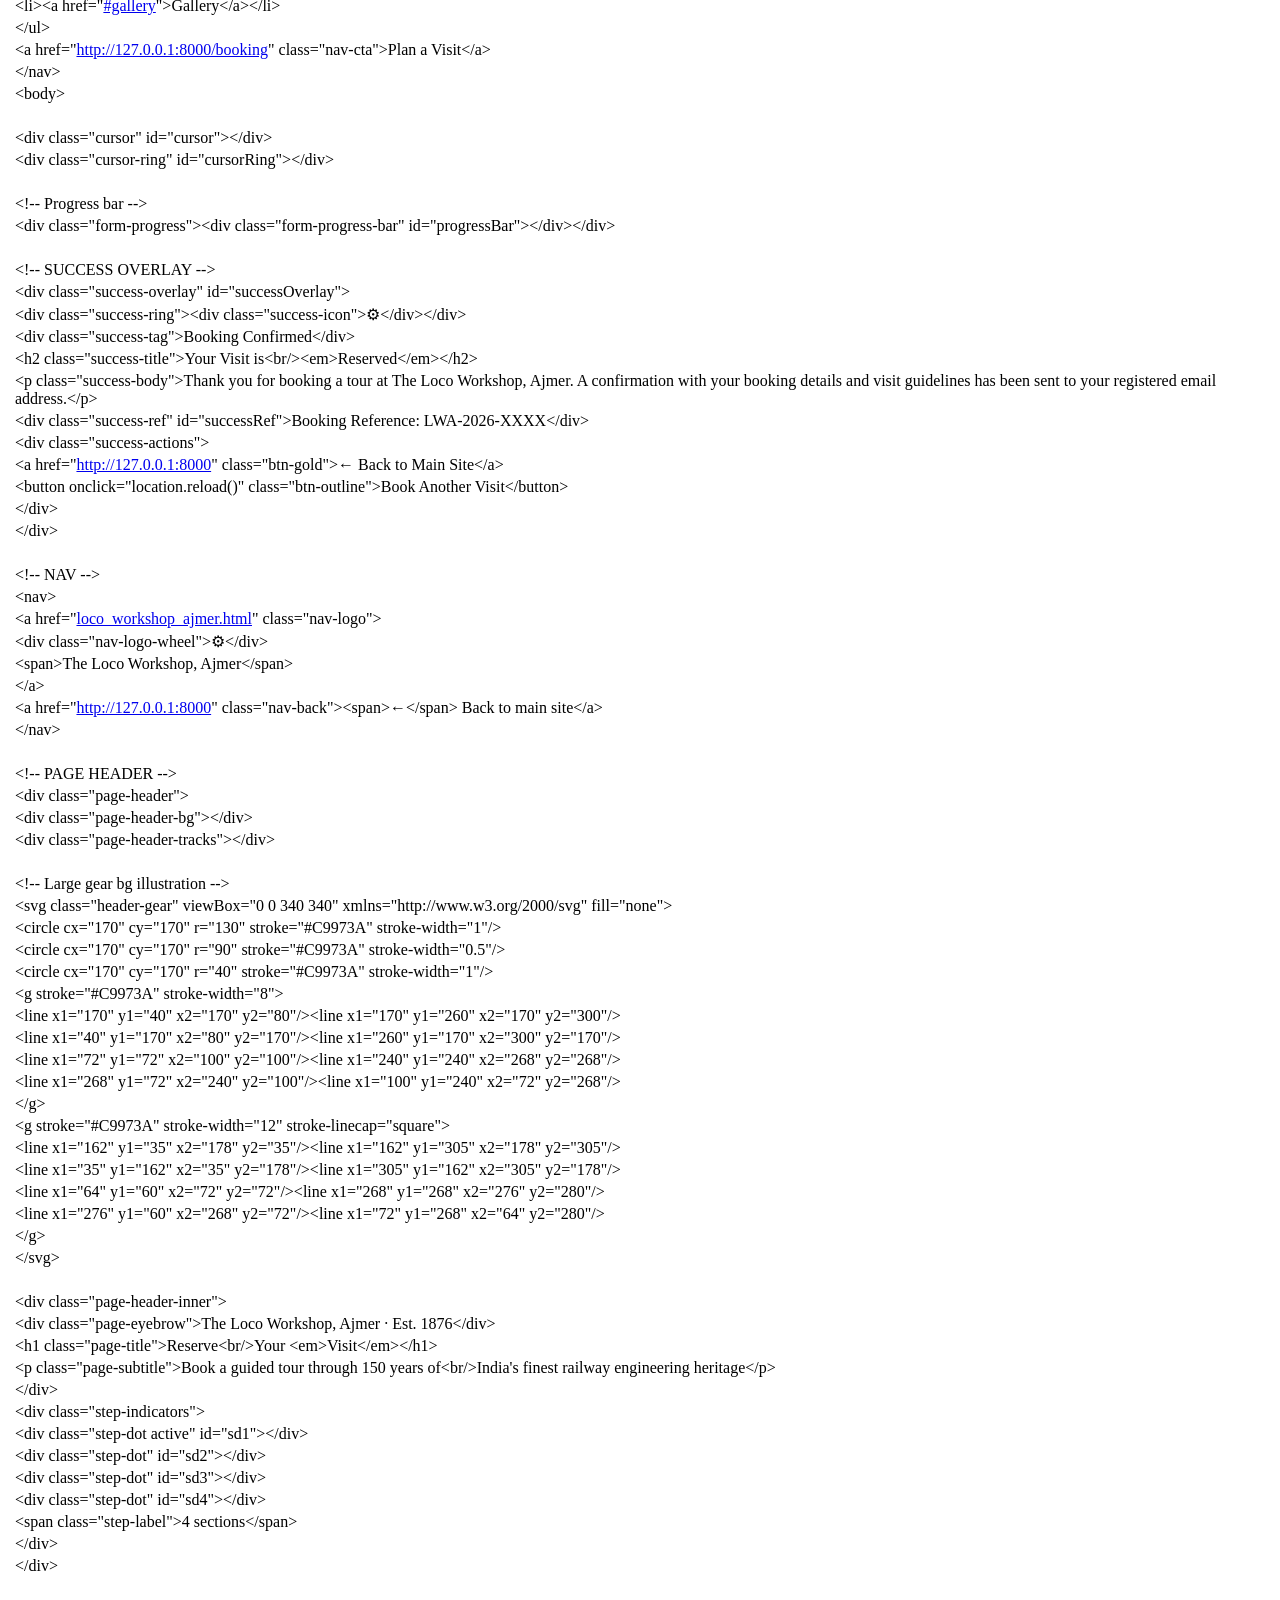
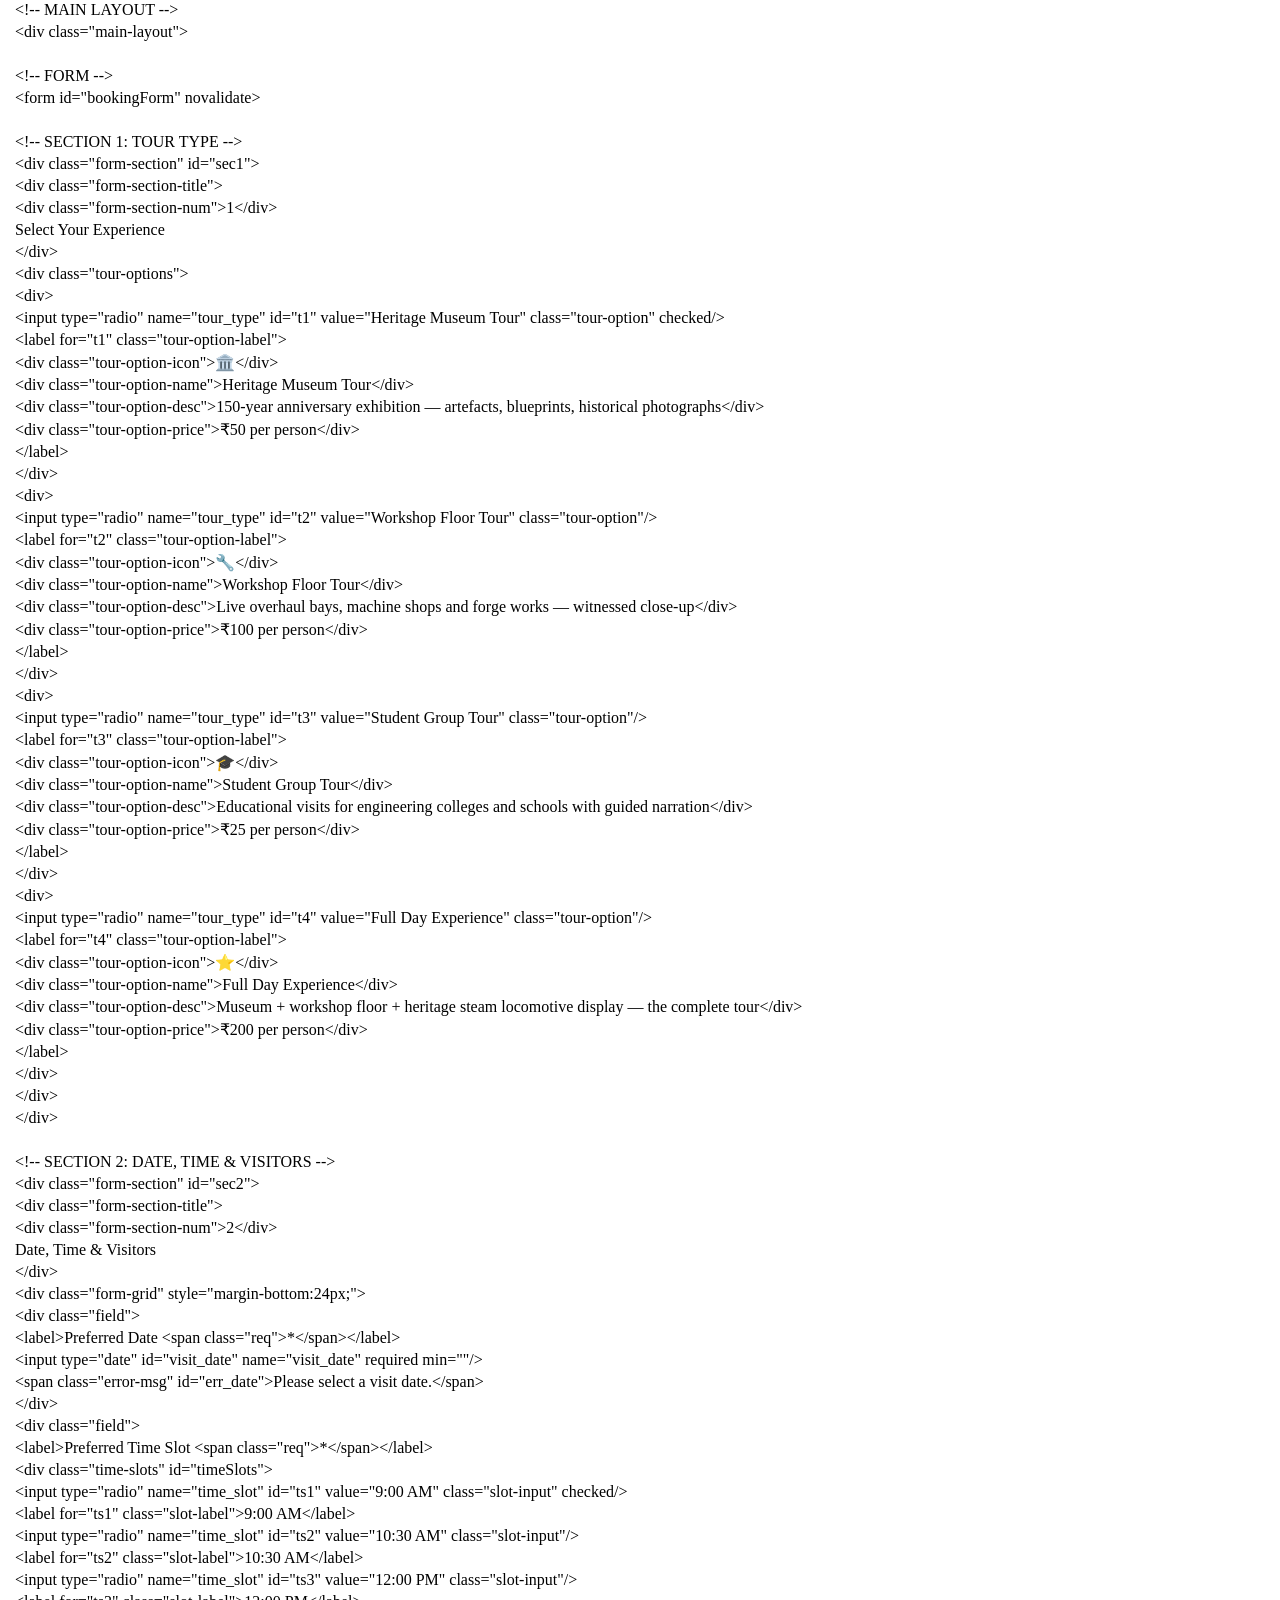
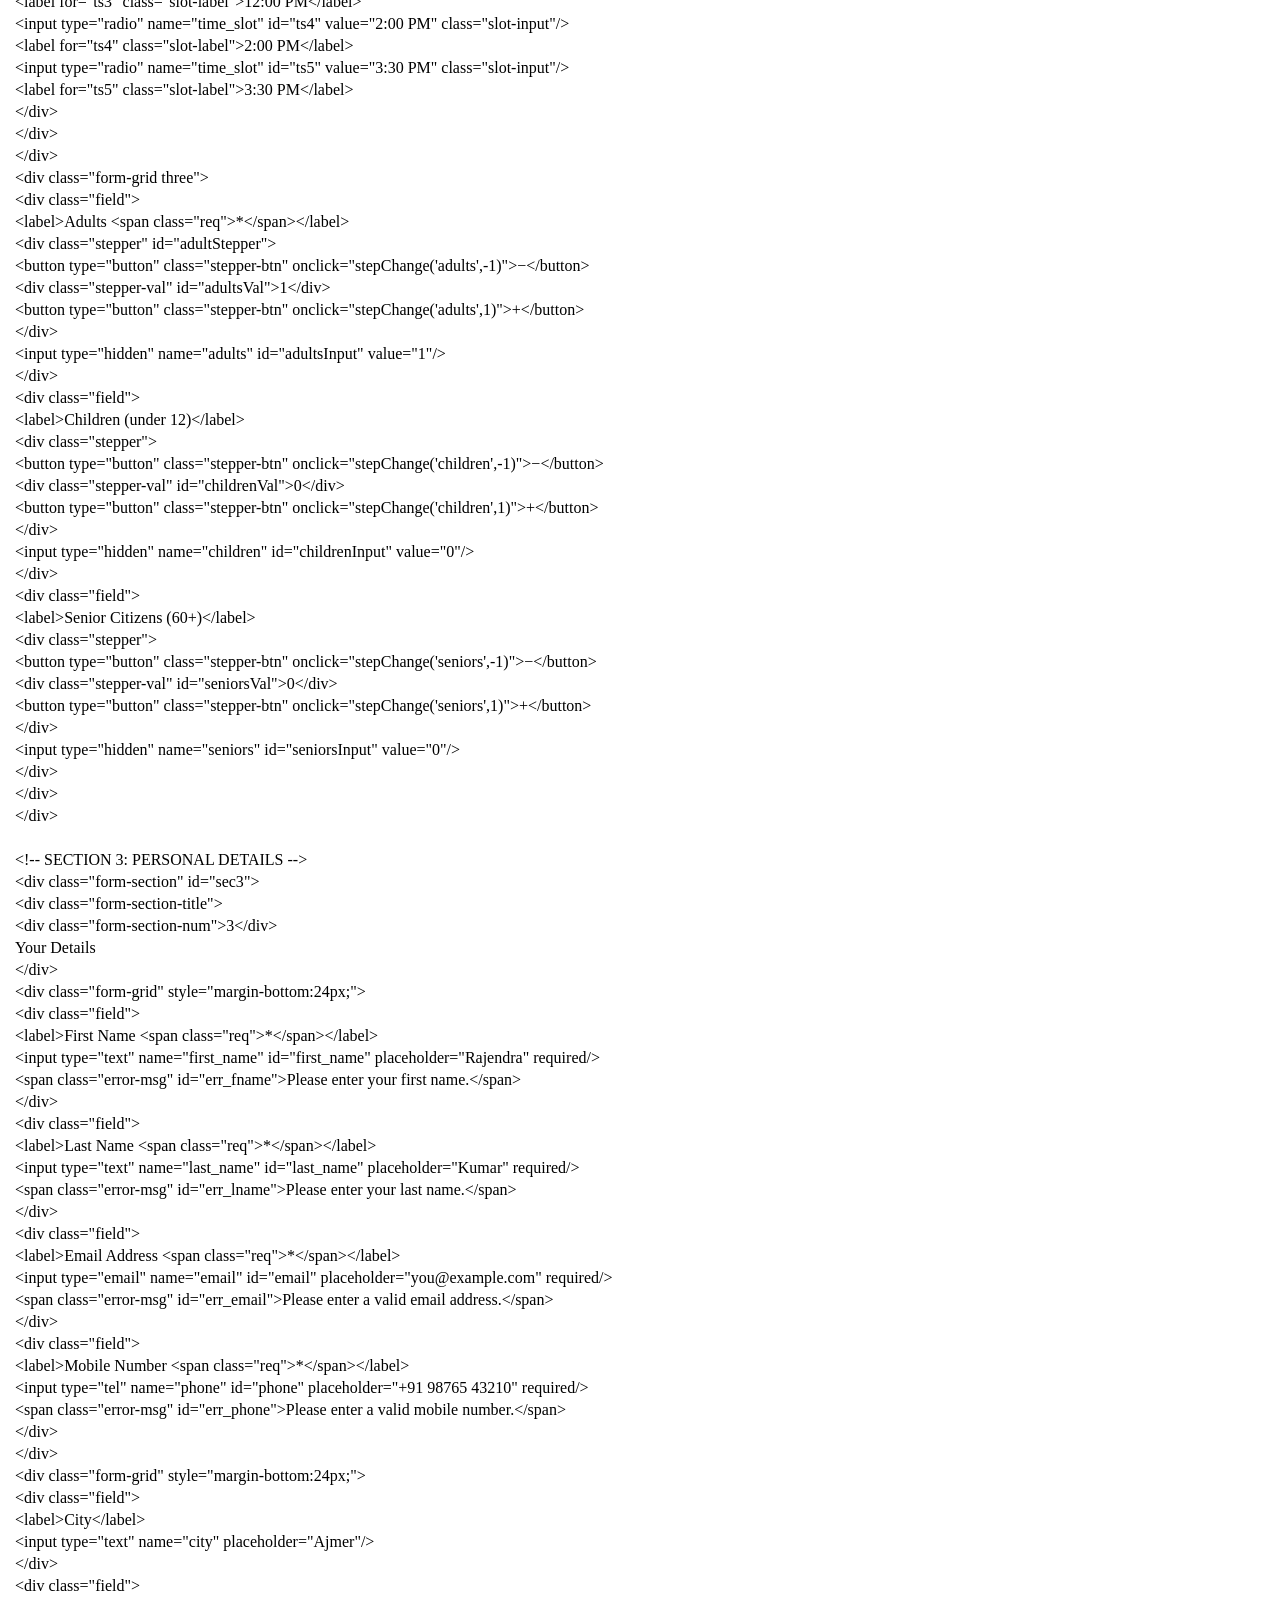
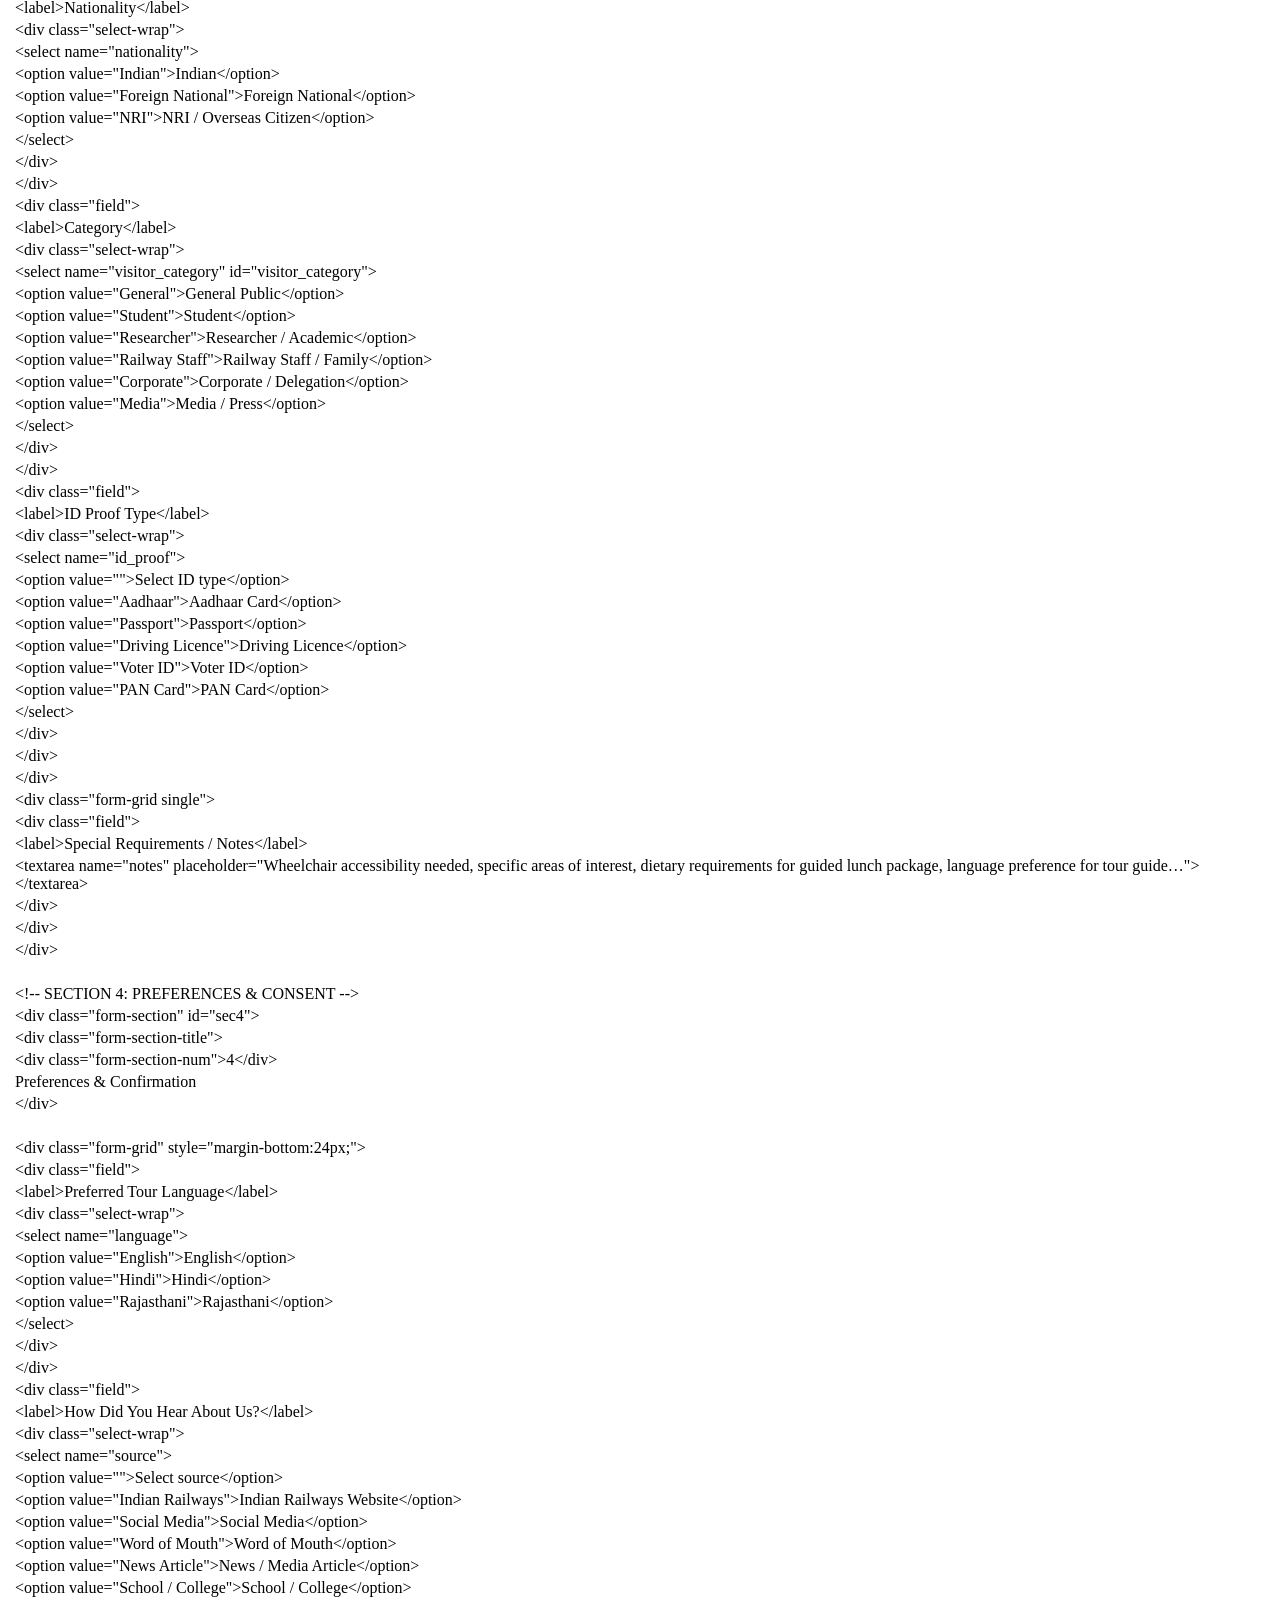
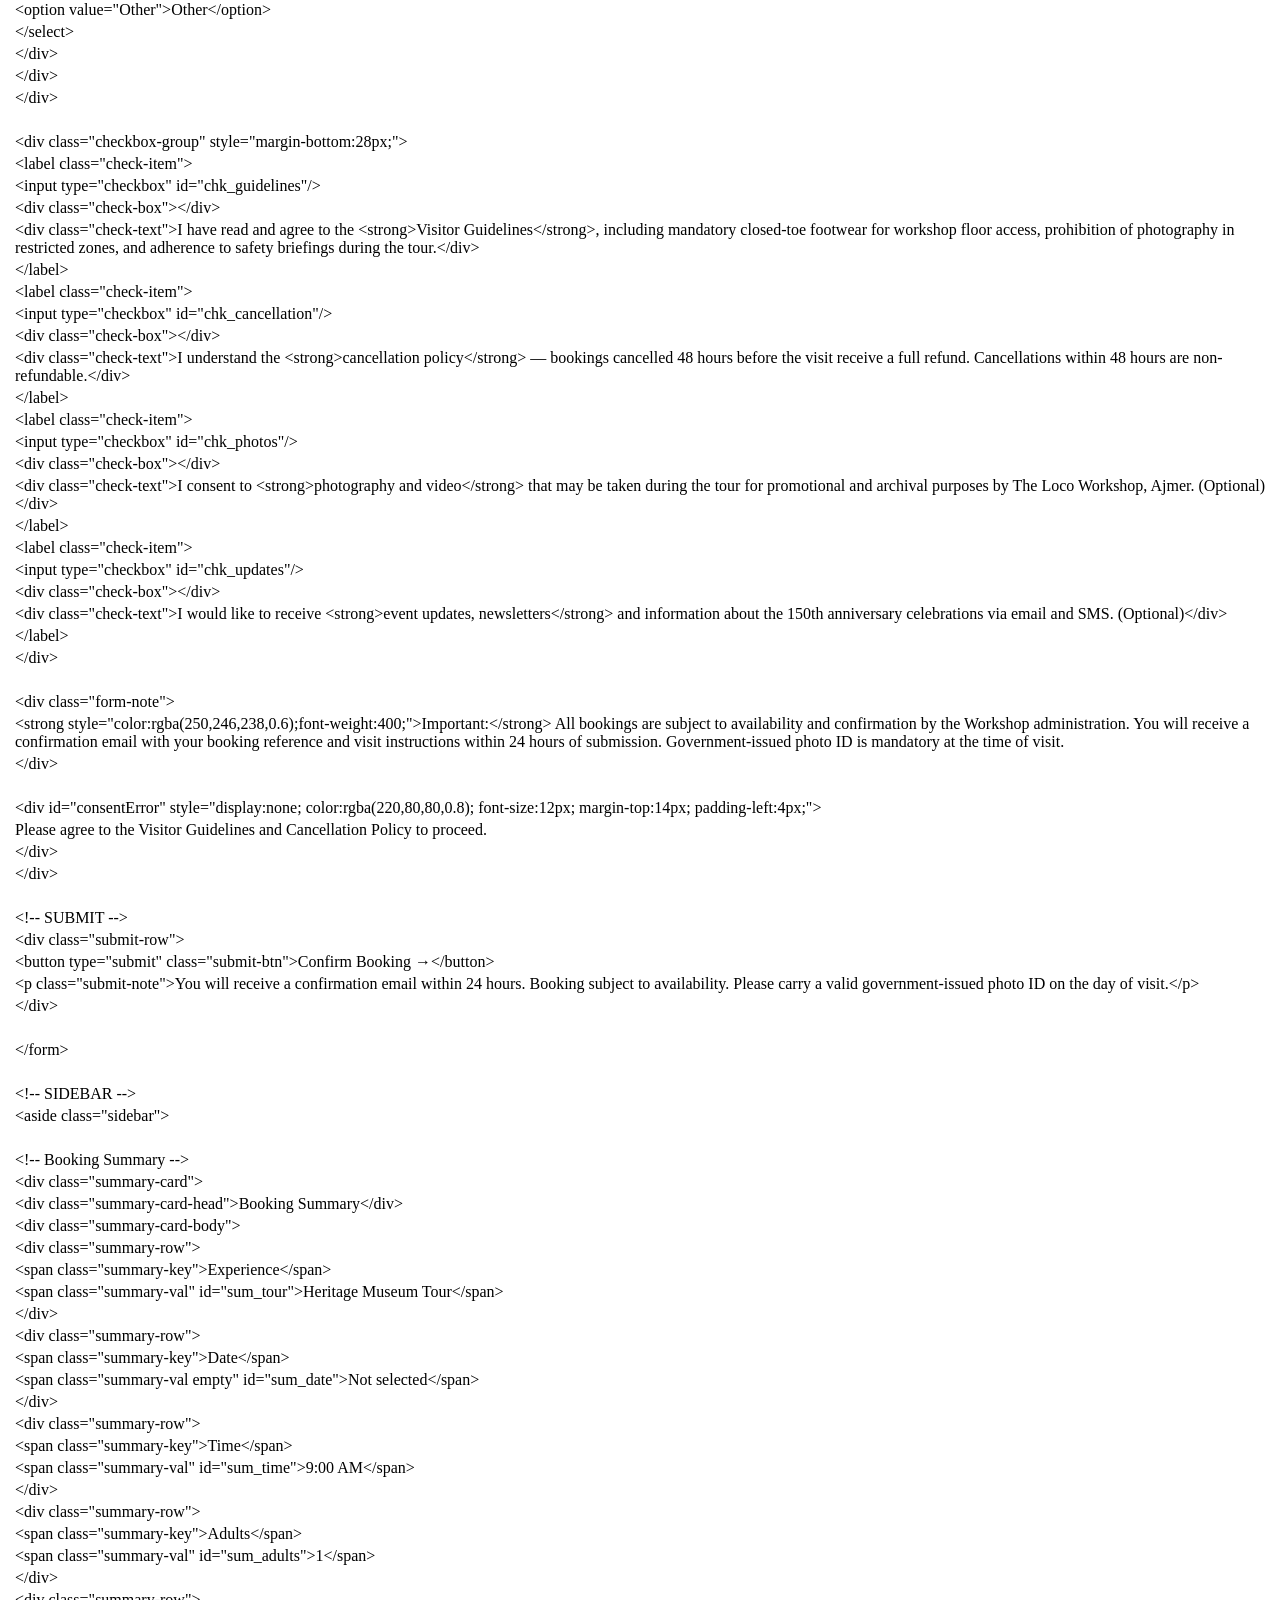
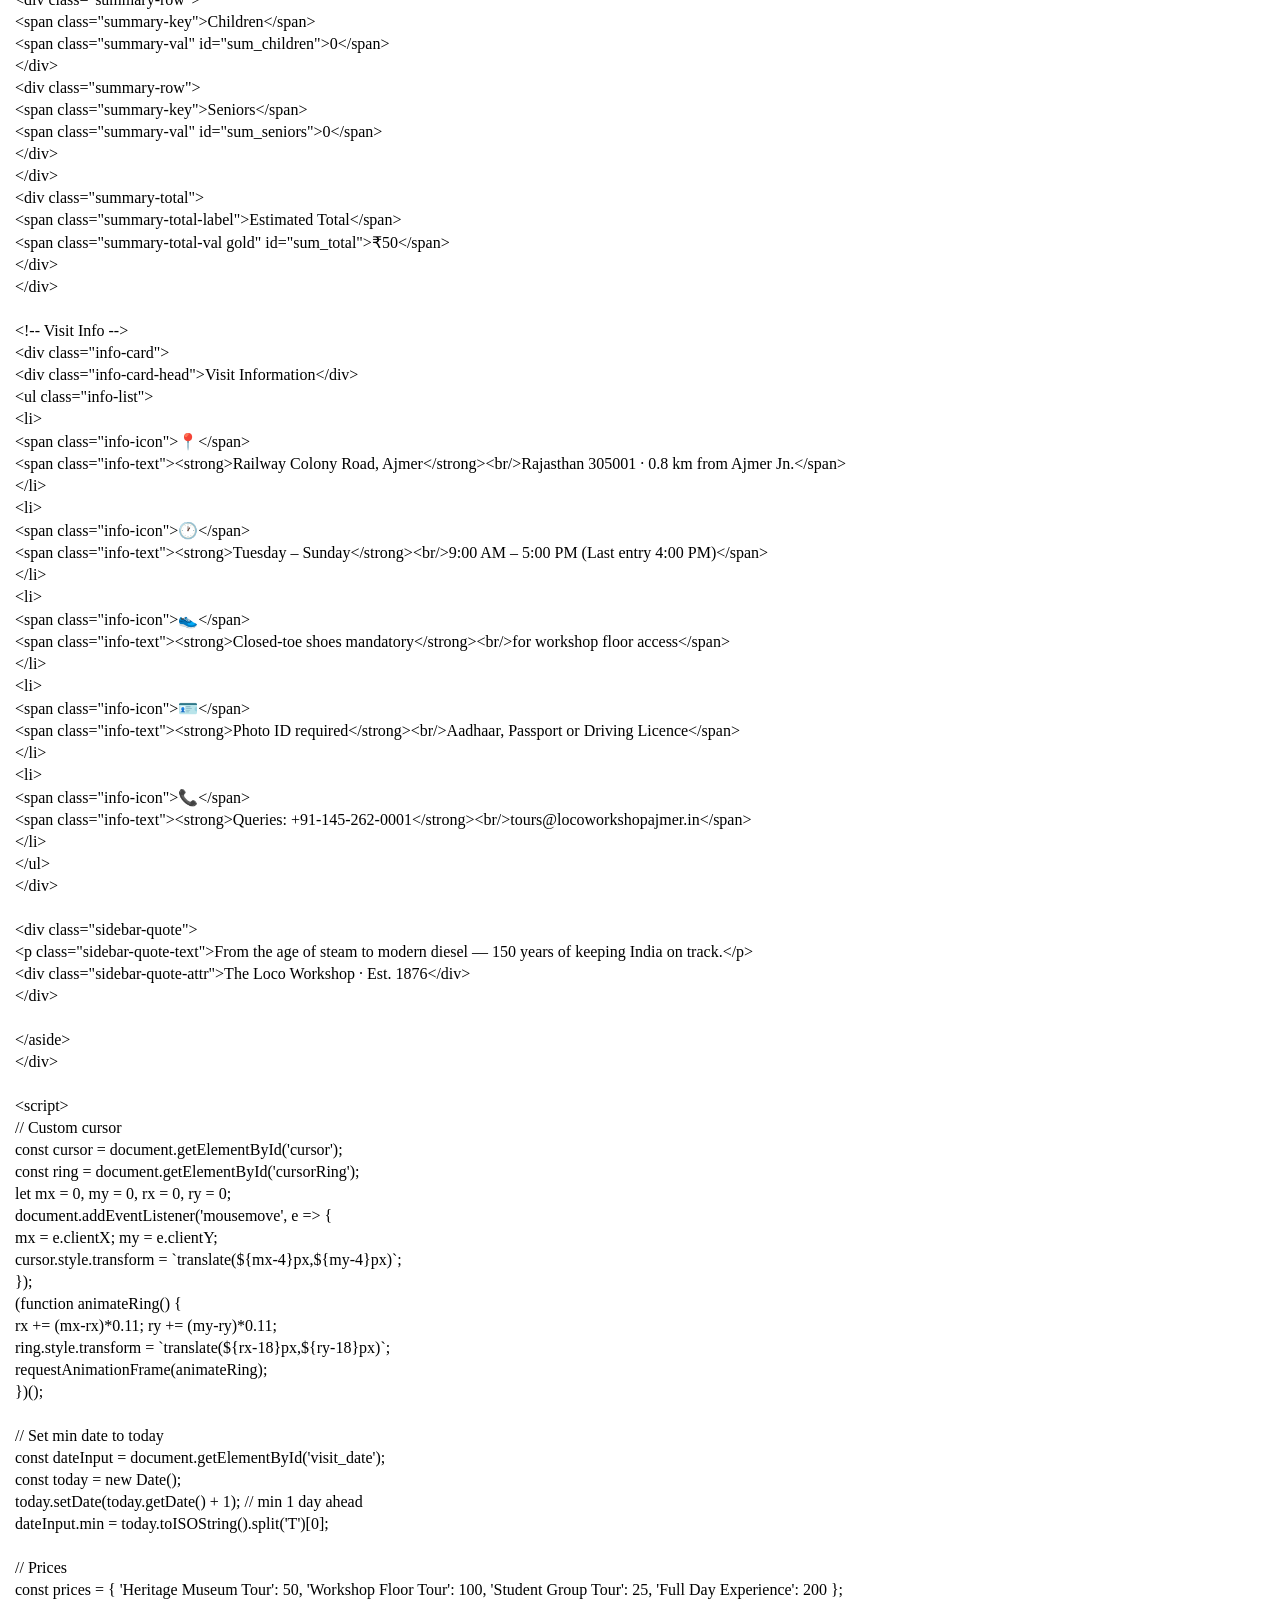
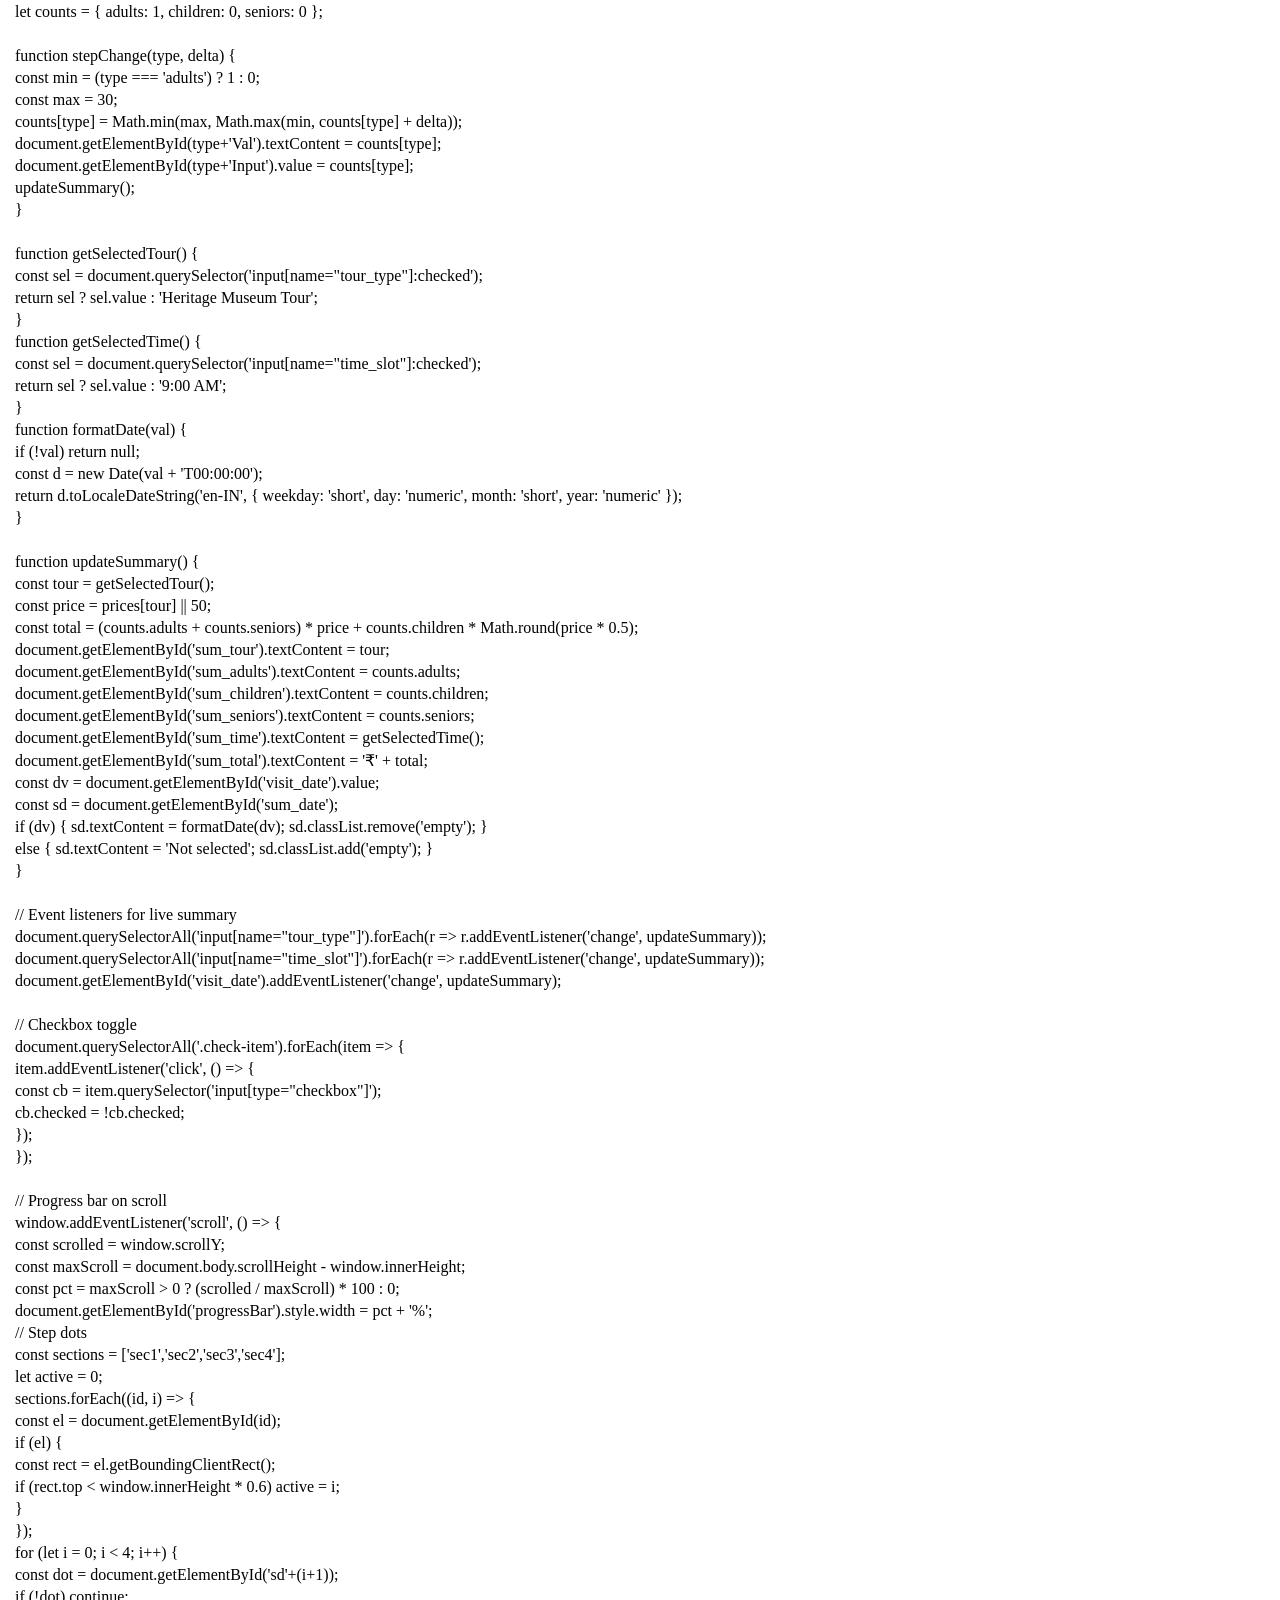
<file: loco-booking.html>
<!-- saved from url=(0029)http://127.0.0.1:8000/booking -->
<html><head><meta http-equiv="Content-Type" content="text/html; charset=UTF-8"><meta name="color-scheme" content="light dark"></head><body><div class="line-gutter-backdrop"></div><form autocomplete="off"><label class="line-wrap-control">Line wrap<input type="checkbox" aria-label="Line wrap"></label></form><table><tbody><tr><td class="line-number" value="1"></td><td class="line-content"><span class="html-doctype">&lt;!DOCTYPE html&gt;</span></td></tr><tr><td class="line-number" value="2"></td><td class="line-content"><br></td></tr><tr><td class="line-number" value="3"></td><td class="line-content"><span class="html-tag">&lt;html <span class="html-attribute-name">lang</span>="<span class="html-attribute-value">en</span>"&gt;</span></td></tr><tr><td class="line-number" value="4"></td><td class="line-content"><span class="html-tag">&lt;head&gt;</span></td></tr><tr><td class="line-number" value="5"></td><td class="line-content"><span class="html-tag">&lt;meta <span class="html-attribute-name">charset</span>="<span class="html-attribute-value">UTF-8</span>"/&gt;</span></td></tr><tr><td class="line-number" value="6"></td><td class="line-content"><span class="html-tag">&lt;meta <span class="html-attribute-name">name</span>="<span class="html-attribute-value">viewport</span>" <span class="html-attribute-name">content</span>="<span class="html-attribute-value">width=device-width, initial-scale=1.0</span>"/&gt;</span></td></tr><tr><td class="line-number" value="7"></td><td class="line-content"><span class="html-tag">&lt;title&gt;</span>The Loco Workshop, Ajmer — 150 Years of Industrial Majesty<span class="html-tag">&lt;/title&gt;</span></td></tr><tr><td class="line-number" value="8"></td><td class="line-content"><span class="html-tag">&lt;link <span class="html-attribute-name">rel</span>="<span class="html-attribute-value">preconnect</span>" <span class="html-attribute-name">href</span>="<a class="html-attribute-value html-resource-link" target="_blank" href="https://fonts.googleapis.com/" rel="noreferrer noopener">https://fonts.googleapis.com</a>"/&gt;</span></td></tr><tr><td class="line-number" value="9"></td><td class="line-content"><span class="html-tag">&lt;link <span class="html-attribute-name">href</span>="<a class="html-attribute-value html-resource-link" target="_blank" href="https://fonts.googleapis.com/css2?family=Cormorant+Garamond:ital,wght@0,300;0,400;0,600;0,700;1,300;1,400&amp;family=Cinzel:wght@400;500;600&amp;family=Jost:wght@300;400;500&amp;display=swap" rel="noreferrer noopener">https://fonts.googleapis.com/css2?family=Cormorant+Garamond:ital,wght@0,300;0,400;0,600;0,700;1,300;1,400&amp;family=Cinzel:wght@400;500;600&amp;family=Jost:wght@300;400;500&amp;display=swap</a>" <span class="html-attribute-name">rel</span>="<span class="html-attribute-value">stylesheet</span>"/&gt;</span></td></tr><tr><td class="line-number" value="10"></td><td class="line-content"><span class="html-tag">&lt;link <span class="html-attribute-name">rel</span>="<span class="html-attribute-value">stylesheet</span>" <span class="html-attribute-name">href</span>="<a class="html-attribute-value html-resource-link" target="_blank" href="http://127.0.0.1:8000/css/index.css" rel="noreferrer noopener">http://127.0.0.1:8000/../css/index.css</a>"&gt;</span></td></tr><tr><td class="line-number" value="11"></td><td class="line-content"><span class="html-tag">&lt;link <span class="html-attribute-name">rel</span>="<span class="html-attribute-value">stylesheet</span>" <span class="html-attribute-name">href</span>="<a class="html-attribute-value html-resource-link" target="_blank" href="http://127.0.0.1:8000/css/booking.css" rel="noreferrer noopener">http://127.0.0.1:8000/../css/booking.css</a>"&gt;</span></td></tr><tr><td class="line-number" value="12"></td><td class="line-content"><br></td></tr><tr><td class="line-number" value="13"></td><td class="line-content"><span class="html-tag">&lt;script <span class="html-attribute-name">id</span>="<span class="html-attribute-value">browser-logger-active</span>"&gt;</span></td></tr><tr><td class="line-number" value="14"></td><td class="line-content">(function() {</td></tr><tr><td class="line-number" value="15"></td><td class="line-content">    const ENDPOINT = 'http://127.0.0.1:8000/_boost/browser-logs';</td></tr><tr><td class="line-number" value="16"></td><td class="line-content">    const logQueue = [];</td></tr><tr><td class="line-number" value="17"></td><td class="line-content">    let flushTimeout = null;</td></tr><tr><td class="line-number" value="18"></td><td class="line-content"><br></td></tr><tr><td class="line-number" value="19"></td><td class="line-content">    console.log('🔍 Browser logger active (MCP server detected). Posting to: ' + ENDPOINT);</td></tr><tr><td class="line-number" value="20"></td><td class="line-content"><br></td></tr><tr><td class="line-number" value="21"></td><td class="line-content">    // Store original console methods</td></tr><tr><td class="line-number" value="22"></td><td class="line-content">    const originalConsole = {</td></tr><tr><td class="line-number" value="23"></td><td class="line-content">        log: console.log,</td></tr><tr><td class="line-number" value="24"></td><td class="line-content">        info: console.info,</td></tr><tr><td class="line-number" value="25"></td><td class="line-content">        error: console.error,</td></tr><tr><td class="line-number" value="26"></td><td class="line-content">        warn: console.warn,</td></tr><tr><td class="line-number" value="27"></td><td class="line-content">        table: console.table</td></tr><tr><td class="line-number" value="28"></td><td class="line-content">    };</td></tr><tr><td class="line-number" value="29"></td><td class="line-content"><br></td></tr><tr><td class="line-number" value="30"></td><td class="line-content">    // Helper to safely stringify values</td></tr><tr><td class="line-number" value="31"></td><td class="line-content">    function safeStringify(obj) {</td></tr><tr><td class="line-number" value="32"></td><td class="line-content">        const seen = new WeakSet();</td></tr><tr><td class="line-number" value="33"></td><td class="line-content">        return JSON.stringify(obj, (key, value) =&gt; {</td></tr><tr><td class="line-number" value="34"></td><td class="line-content">            if (typeof value === 'object' &amp;&amp; value !== null) {</td></tr><tr><td class="line-number" value="35"></td><td class="line-content">                if (seen.has(value)) return '[Circular]';</td></tr><tr><td class="line-number" value="36"></td><td class="line-content">                seen.add(value);</td></tr><tr><td class="line-number" value="37"></td><td class="line-content">            }</td></tr><tr><td class="line-number" value="38"></td><td class="line-content">            if (value instanceof Error) {</td></tr><tr><td class="line-number" value="39"></td><td class="line-content">                return {</td></tr><tr><td class="line-number" value="40"></td><td class="line-content">                    name: value.name,</td></tr><tr><td class="line-number" value="41"></td><td class="line-content">                    message: value.message,</td></tr><tr><td class="line-number" value="42"></td><td class="line-content">                    stack: value.stack</td></tr><tr><td class="line-number" value="43"></td><td class="line-content">                };</td></tr><tr><td class="line-number" value="44"></td><td class="line-content">            }</td></tr><tr><td class="line-number" value="45"></td><td class="line-content">            return value;</td></tr><tr><td class="line-number" value="46"></td><td class="line-content">        });</td></tr><tr><td class="line-number" value="47"></td><td class="line-content">    }</td></tr><tr><td class="line-number" value="48"></td><td class="line-content"><br></td></tr><tr><td class="line-number" value="49"></td><td class="line-content">    // Batch and send logs</td></tr><tr><td class="line-number" value="50"></td><td class="line-content">    function flushLogs() {</td></tr><tr><td class="line-number" value="51"></td><td class="line-content">        if (logQueue.length === 0) return;</td></tr><tr><td class="line-number" value="52"></td><td class="line-content"><br></td></tr><tr><td class="line-number" value="53"></td><td class="line-content">        const batch = logQueue.splice(0, logQueue.length);</td></tr><tr><td class="line-number" value="54"></td><td class="line-content"><br></td></tr><tr><td class="line-number" value="55"></td><td class="line-content">        fetch(ENDPOINT, {</td></tr><tr><td class="line-number" value="56"></td><td class="line-content">            method: 'POST',</td></tr><tr><td class="line-number" value="57"></td><td class="line-content">            headers: {</td></tr><tr><td class="line-number" value="58"></td><td class="line-content">                'Content-Type': 'application/json',</td></tr><tr><td class="line-number" value="59"></td><td class="line-content">                'X-Requested-With': 'XMLHttpRequest'</td></tr><tr><td class="line-number" value="60"></td><td class="line-content">            },</td></tr><tr><td class="line-number" value="61"></td><td class="line-content">            body: JSON.stringify({ logs: batch })</td></tr><tr><td class="line-number" value="62"></td><td class="line-content">        }).catch(err =&gt; {</td></tr><tr><td class="line-number" value="63"></td><td class="line-content">            // Silently fail to avoid infinite loops</td></tr><tr><td class="line-number" value="64"></td><td class="line-content">            originalConsole.error('Failed to send logs:', err);</td></tr><tr><td class="line-number" value="65"></td><td class="line-content">        });</td></tr><tr><td class="line-number" value="66"></td><td class="line-content">    }</td></tr><tr><td class="line-number" value="67"></td><td class="line-content"><br></td></tr><tr><td class="line-number" value="68"></td><td class="line-content">    // Debounced flush (100ms)</td></tr><tr><td class="line-number" value="69"></td><td class="line-content">    function scheduleFlush() {</td></tr><tr><td class="line-number" value="70"></td><td class="line-content">        if (flushTimeout) clearTimeout(flushTimeout);</td></tr><tr><td class="line-number" value="71"></td><td class="line-content">        flushTimeout = setTimeout(flushLogs, 100);</td></tr><tr><td class="line-number" value="72"></td><td class="line-content">    }</td></tr><tr><td class="line-number" value="73"></td><td class="line-content"><br></td></tr><tr><td class="line-number" value="74"></td><td class="line-content">    // Intercept console methods</td></tr><tr><td class="line-number" value="75"></td><td class="line-content">    ['log', 'info', 'error', 'warn', 'table'].forEach(method =&gt; {</td></tr><tr><td class="line-number" value="76"></td><td class="line-content">        console[method] = function(...args) {</td></tr><tr><td class="line-number" value="77"></td><td class="line-content">            // Call original method</td></tr><tr><td class="line-number" value="78"></td><td class="line-content">            originalConsole[method].apply(console, args);</td></tr><tr><td class="line-number" value="79"></td><td class="line-content"><br></td></tr><tr><td class="line-number" value="80"></td><td class="line-content">            // Capture log data</td></tr><tr><td class="line-number" value="81"></td><td class="line-content">            try {</td></tr><tr><td class="line-number" value="82"></td><td class="line-content">                logQueue.push({</td></tr><tr><td class="line-number" value="83"></td><td class="line-content">                    type: method,</td></tr><tr><td class="line-number" value="84"></td><td class="line-content">                    timestamp: new Date().toISOString(),</td></tr><tr><td class="line-number" value="85"></td><td class="line-content">                    data: args.map(arg =&gt; {</td></tr><tr><td class="line-number" value="86"></td><td class="line-content">                        try {</td></tr><tr><td class="line-number" value="87"></td><td class="line-content">                            return typeof arg === 'object' ? JSON.parse(safeStringify(arg)) : arg;</td></tr><tr><td class="line-number" value="88"></td><td class="line-content">                        } catch (e) {</td></tr><tr><td class="line-number" value="89"></td><td class="line-content">                            return String(arg);</td></tr><tr><td class="line-number" value="90"></td><td class="line-content">                        }</td></tr><tr><td class="line-number" value="91"></td><td class="line-content">                    }),</td></tr><tr><td class="line-number" value="92"></td><td class="line-content">                    url: window.location.href,</td></tr><tr><td class="line-number" value="93"></td><td class="line-content">                    userAgent: navigator.userAgent</td></tr><tr><td class="line-number" value="94"></td><td class="line-content">                });</td></tr><tr><td class="line-number" value="95"></td><td class="line-content"><br></td></tr><tr><td class="line-number" value="96"></td><td class="line-content">                scheduleFlush();</td></tr><tr><td class="line-number" value="97"></td><td class="line-content">            } catch (e) {</td></tr><tr><td class="line-number" value="98"></td><td class="line-content">                // Fail silently</td></tr><tr><td class="line-number" value="99"></td><td class="line-content">            }</td></tr><tr><td class="line-number" value="100"></td><td class="line-content">        };</td></tr><tr><td class="line-number" value="101"></td><td class="line-content">    });</td></tr><tr><td class="line-number" value="102"></td><td class="line-content"><br></td></tr><tr><td class="line-number" value="103"></td><td class="line-content">    // Global error handlers for uncaught errors</td></tr><tr><td class="line-number" value="104"></td><td class="line-content">    const originalOnError = window.onerror;</td></tr><tr><td class="line-number" value="105"></td><td class="line-content">    window.onerror = function boostErrorHandler(errorMsg, url, lineNumber, colNumber, error) {</td></tr><tr><td class="line-number" value="106"></td><td class="line-content">        try {</td></tr><tr><td class="line-number" value="107"></td><td class="line-content">            logQueue.push({</td></tr><tr><td class="line-number" value="108"></td><td class="line-content">                type: 'uncaught_error',</td></tr><tr><td class="line-number" value="109"></td><td class="line-content">                timestamp: new Date().toISOString(),</td></tr><tr><td class="line-number" value="110"></td><td class="line-content">                data: [{</td></tr><tr><td class="line-number" value="111"></td><td class="line-content">                    message: errorMsg,</td></tr><tr><td class="line-number" value="112"></td><td class="line-content">                    filename: url,</td></tr><tr><td class="line-number" value="113"></td><td class="line-content">                    lineno: lineNumber,</td></tr><tr><td class="line-number" value="114"></td><td class="line-content">                    colno: colNumber,</td></tr><tr><td class="line-number" value="115"></td><td class="line-content">                    error: error ? {</td></tr><tr><td class="line-number" value="116"></td><td class="line-content">                        name: error.name,</td></tr><tr><td class="line-number" value="117"></td><td class="line-content">                        message: error.message,</td></tr><tr><td class="line-number" value="118"></td><td class="line-content">                        stack: error.stack</td></tr><tr><td class="line-number" value="119"></td><td class="line-content">                    } : null</td></tr><tr><td class="line-number" value="120"></td><td class="line-content">                }],</td></tr><tr><td class="line-number" value="121"></td><td class="line-content">                url: window.location.href,</td></tr><tr><td class="line-number" value="122"></td><td class="line-content">                userAgent: navigator.userAgent</td></tr><tr><td class="line-number" value="123"></td><td class="line-content">            });</td></tr><tr><td class="line-number" value="124"></td><td class="line-content"><br></td></tr><tr><td class="line-number" value="125"></td><td class="line-content">            scheduleFlush();</td></tr><tr><td class="line-number" value="126"></td><td class="line-content">        } catch (e) {</td></tr><tr><td class="line-number" value="127"></td><td class="line-content">            // Fail silently</td></tr><tr><td class="line-number" value="128"></td><td class="line-content">        }</td></tr><tr><td class="line-number" value="129"></td><td class="line-content"><br></td></tr><tr><td class="line-number" value="130"></td><td class="line-content">        // Call original handler if it exists</td></tr><tr><td class="line-number" value="131"></td><td class="line-content">        if (originalOnError &amp;&amp; typeof originalOnError === 'function') {</td></tr><tr><td class="line-number" value="132"></td><td class="line-content">            return originalOnError(errorMsg, url, lineNumber, colNumber, error);</td></tr><tr><td class="line-number" value="133"></td><td class="line-content">        }</td></tr><tr><td class="line-number" value="134"></td><td class="line-content"><br></td></tr><tr><td class="line-number" value="135"></td><td class="line-content">        // Let the error continue to propagate</td></tr><tr><td class="line-number" value="136"></td><td class="line-content">        return false;</td></tr><tr><td class="line-number" value="137"></td><td class="line-content">    }</td></tr><tr><td class="line-number" value="138"></td><td class="line-content">    window.addEventListener('error', (event) =&gt; {</td></tr><tr><td class="line-number" value="139"></td><td class="line-content">        try {</td></tr><tr><td class="line-number" value="140"></td><td class="line-content">            logQueue.push({</td></tr><tr><td class="line-number" value="141"></td><td class="line-content">                type: 'window_error',</td></tr><tr><td class="line-number" value="142"></td><td class="line-content">                timestamp: new Date().toISOString(),</td></tr><tr><td class="line-number" value="143"></td><td class="line-content">                data: [{</td></tr><tr><td class="line-number" value="144"></td><td class="line-content">                    message: event.message,</td></tr><tr><td class="line-number" value="145"></td><td class="line-content">                    filename: event.filename,</td></tr><tr><td class="line-number" value="146"></td><td class="line-content">                    lineno: event.lineno,</td></tr><tr><td class="line-number" value="147"></td><td class="line-content">                    colno: event.colno,</td></tr><tr><td class="line-number" value="148"></td><td class="line-content">                    error: event.error ? {</td></tr><tr><td class="line-number" value="149"></td><td class="line-content">                        name: event.error.name,</td></tr><tr><td class="line-number" value="150"></td><td class="line-content">                        message: event.error.message,</td></tr><tr><td class="line-number" value="151"></td><td class="line-content">                        stack: event.error.stack</td></tr><tr><td class="line-number" value="152"></td><td class="line-content">                    } : null</td></tr><tr><td class="line-number" value="153"></td><td class="line-content">                }],</td></tr><tr><td class="line-number" value="154"></td><td class="line-content">                url: window.location.href,</td></tr><tr><td class="line-number" value="155"></td><td class="line-content">                userAgent: navigator.userAgent</td></tr><tr><td class="line-number" value="156"></td><td class="line-content">            });</td></tr><tr><td class="line-number" value="157"></td><td class="line-content"><br></td></tr><tr><td class="line-number" value="158"></td><td class="line-content">            scheduleFlush();</td></tr><tr><td class="line-number" value="159"></td><td class="line-content">        } catch (e) {</td></tr><tr><td class="line-number" value="160"></td><td class="line-content">            // Fail silently</td></tr><tr><td class="line-number" value="161"></td><td class="line-content">        }</td></tr><tr><td class="line-number" value="162"></td><td class="line-content"><br></td></tr><tr><td class="line-number" value="163"></td><td class="line-content">        // Let the error continue to propagate</td></tr><tr><td class="line-number" value="164"></td><td class="line-content">        return false;</td></tr><tr><td class="line-number" value="165"></td><td class="line-content">    });</td></tr><tr><td class="line-number" value="166"></td><td class="line-content">    window.addEventListener('unhandledrejection', (event) =&gt; {</td></tr><tr><td class="line-number" value="167"></td><td class="line-content">        try {</td></tr><tr><td class="line-number" value="168"></td><td class="line-content">            logQueue.push({</td></tr><tr><td class="line-number" value="169"></td><td class="line-content">                type: 'error',</td></tr><tr><td class="line-number" value="170"></td><td class="line-content">                timestamp: new Date().toISOString(),</td></tr><tr><td class="line-number" value="171"></td><td class="line-content">                data: [{</td></tr><tr><td class="line-number" value="172"></td><td class="line-content">                    message: 'Unhandled Promise Rejection',</td></tr><tr><td class="line-number" value="173"></td><td class="line-content">                    reason: event.reason instanceof Error ? {</td></tr><tr><td class="line-number" value="174"></td><td class="line-content">                        name: event.reason.name,</td></tr><tr><td class="line-number" value="175"></td><td class="line-content">                        message: event.reason.message,</td></tr><tr><td class="line-number" value="176"></td><td class="line-content">                        stack: event.reason.stack</td></tr><tr><td class="line-number" value="177"></td><td class="line-content">                    } : event.reason</td></tr><tr><td class="line-number" value="178"></td><td class="line-content">                }],</td></tr><tr><td class="line-number" value="179"></td><td class="line-content">                url: window.location.href,</td></tr><tr><td class="line-number" value="180"></td><td class="line-content">                userAgent: navigator.userAgent</td></tr><tr><td class="line-number" value="181"></td><td class="line-content">            });</td></tr><tr><td class="line-number" value="182"></td><td class="line-content"><br></td></tr><tr><td class="line-number" value="183"></td><td class="line-content">            scheduleFlush();</td></tr><tr><td class="line-number" value="184"></td><td class="line-content">        } catch (e) {</td></tr><tr><td class="line-number" value="185"></td><td class="line-content">            // Fail silently</td></tr><tr><td class="line-number" value="186"></td><td class="line-content">        }</td></tr><tr><td class="line-number" value="187"></td><td class="line-content"><br></td></tr><tr><td class="line-number" value="188"></td><td class="line-content">        // Let the rejection continue to propagate</td></tr><tr><td class="line-number" value="189"></td><td class="line-content">        return false;</td></tr><tr><td class="line-number" value="190"></td><td class="line-content">    });</td></tr><tr><td class="line-number" value="191"></td><td class="line-content"><br></td></tr><tr><td class="line-number" value="192"></td><td class="line-content">    // Flush on page unload</td></tr><tr><td class="line-number" value="193"></td><td class="line-content">    window.addEventListener('beforeunload', () =&gt; {</td></tr><tr><td class="line-number" value="194"></td><td class="line-content">        if (logQueue.length &gt; 0) {</td></tr><tr><td class="line-number" value="195"></td><td class="line-content">            navigator.sendBeacon(ENDPOINT, JSON.stringify({ logs: logQueue }));</td></tr><tr><td class="line-number" value="196"></td><td class="line-content">        }</td></tr><tr><td class="line-number" value="197"></td><td class="line-content">    });</td></tr><tr><td class="line-number" value="198"></td><td class="line-content">})();</td></tr><tr><td class="line-number" value="199"></td><td class="line-content"><span class="html-tag">&lt;/script&gt;</span></td></tr><tr><td class="line-number" value="200"></td><td class="line-content"><span class="html-tag">&lt;/head&gt;</span></td></tr><tr><td class="line-number" value="201"></td><td class="line-content"><br></td></tr><tr><td class="line-number" value="202"></td><td class="line-content"><span class="html-tag">&lt;div <span class="html-attribute-name">class</span>="<span class="html-attribute-value">cursor</span>" <span class="html-attribute-name">id</span>="<span class="html-attribute-value">cursor</span>"&gt;</span><span class="html-tag">&lt;/div&gt;</span></td></tr><tr><td class="line-number" value="203"></td><td class="line-content"><span class="html-tag">&lt;div <span class="html-attribute-name">class</span>="<span class="html-attribute-value">cursor-ring</span>" <span class="html-attribute-name">id</span>="<span class="html-attribute-value">cursorRing</span>"&gt;</span><span class="html-tag">&lt;/div&gt;</span></td></tr><tr><td class="line-number" value="204"></td><td class="line-content"><br></td></tr><tr><td class="line-number" value="205"></td><td class="line-content"><span class="html-comment">&lt;!-- NAV --&gt;</span></td></tr><tr><td class="line-number" value="206"></td><td class="line-content"><span class="html-tag">&lt;nav <span class="html-attribute-name">id</span>="<span class="html-attribute-value">mainNav</span>"&gt;</span></td></tr><tr><td class="line-number" value="207"></td><td class="line-content">  <span class="html-tag">&lt;a <span class="html-attribute-name">href</span>="<a class="html-attribute-value html-external-link" target="_blank" href="http://127.0.0.1:8000/booking#" rel="noreferrer noopener">#</a>" <span class="html-attribute-name">class</span>="<span class="html-attribute-value">nav-logo</span>"&gt;</span></td></tr><tr><td class="line-number" value="208"></td><td class="line-content">    <span class="html-tag">&lt;div <span class="html-attribute-name">class</span>="<span class="html-attribute-value">nav-logo-wheel</span>"&gt;</span>⚙<span class="html-tag">&lt;/div&gt;</span></td></tr><tr><td class="line-number" value="209"></td><td class="line-content">    <span class="html-tag">&lt;span&gt;</span>The Loco Workshop, Ajmer<span class="html-tag">&lt;/span&gt;</span></td></tr><tr><td class="line-number" value="210"></td><td class="line-content">  <span class="html-tag">&lt;/a&gt;</span></td></tr><tr><td class="line-number" value="211"></td><td class="line-content">  <span class="html-tag">&lt;ul <span class="html-attribute-name">class</span>="<span class="html-attribute-value">nav-links</span>"&gt;</span></td></tr><tr><td class="line-number" value="212"></td><td class="line-content">    <span class="html-tag">&lt;li&gt;</span><span class="html-tag">&lt;a <span class="html-attribute-name">href</span>="<a class="html-attribute-value html-external-link" target="_blank" href="http://127.0.0.1:8000/legacy" rel="noreferrer noopener">http://127.0.0.1:8000/legacy</a>"&gt;</span>Legacy<span class="html-tag">&lt;/a&gt;</span><span class="html-tag">&lt;/li&gt;</span></td></tr><tr><td class="line-number" value="213"></td><td class="line-content">    <span class="html-tag">&lt;li&gt;</span><span class="html-tag">&lt;a <span class="html-attribute-name">href</span>="<a class="html-attribute-value html-external-link" target="_blank" href="http://127.0.0.1:8000/booking#capabilities" rel="noreferrer noopener">#capabilities</a>"&gt;</span>Capabilities<span class="html-tag">&lt;/a&gt;</span><span class="html-tag">&lt;/li&gt;</span></td></tr><tr><td class="line-number" value="214"></td><td class="line-content">    <span class="html-tag">&lt;li&gt;</span><span class="html-tag">&lt;a <span class="html-attribute-name">href</span>="<a class="html-attribute-value html-external-link" target="_blank" href="http://127.0.0.1:8000/milestones" rel="noreferrer noopener">http://127.0.0.1:8000/milestones</a>"&gt;</span>Milestones<span class="html-tag">&lt;/a&gt;</span><span class="html-tag">&lt;/li&gt;</span></td></tr><tr><td class="line-number" value="215"></td><td class="line-content">    <span class="html-tag">&lt;li&gt;</span><span class="html-tag">&lt;a <span class="html-attribute-name">href</span>="<a class="html-attribute-value html-external-link" target="_blank" href="http://127.0.0.1:8000/booking" rel="noreferrer noopener">http://127.0.0.1:8000/booking</a>"&gt;</span>Visit<span class="html-tag">&lt;/a&gt;</span><span class="html-tag">&lt;/li&gt;</span></td></tr><tr><td class="line-number" value="216"></td><td class="line-content">    <span class="html-tag">&lt;li&gt;</span><span class="html-tag">&lt;a <span class="html-attribute-name">href</span>="<a class="html-attribute-value html-external-link" target="_blank" href="http://127.0.0.1:8000/booking#gallery" rel="noreferrer noopener">#gallery</a>"&gt;</span>Gallery<span class="html-tag">&lt;/a&gt;</span><span class="html-tag">&lt;/li&gt;</span></td></tr><tr><td class="line-number" value="217"></td><td class="line-content">  <span class="html-tag">&lt;/ul&gt;</span></td></tr><tr><td class="line-number" value="218"></td><td class="line-content">  <span class="html-tag">&lt;a <span class="html-attribute-name">href</span>="<a class="html-attribute-value html-external-link" target="_blank" href="http://127.0.0.1:8000/booking" rel="noreferrer noopener">http://127.0.0.1:8000/booking</a>" <span class="html-attribute-name">class</span>="<span class="html-attribute-value">nav-cta</span>"&gt;</span>Plan a Visit<span class="html-tag">&lt;/a&gt;</span></td></tr><tr><td class="line-number" value="219"></td><td class="line-content"><span class="html-tag">&lt;/nav&gt;</span></td></tr><tr><td class="line-number" value="220"></td><td class="line-content"><span class="html-tag">&lt;body&gt;</span></td></tr><tr><td class="line-number" value="221"></td><td class="line-content"><br></td></tr><tr><td class="line-number" value="222"></td><td class="line-content"><span class="html-tag">&lt;div <span class="html-attribute-name">class</span>="<span class="html-attribute-value">cursor</span>" <span class="html-attribute-name">id</span>="<span class="html-attribute-value">cursor</span>"&gt;</span><span class="html-tag">&lt;/div&gt;</span></td></tr><tr><td class="line-number" value="223"></td><td class="line-content"><span class="html-tag">&lt;div <span class="html-attribute-name">class</span>="<span class="html-attribute-value">cursor-ring</span>" <span class="html-attribute-name">id</span>="<span class="html-attribute-value">cursorRing</span>"&gt;</span><span class="html-tag">&lt;/div&gt;</span></td></tr><tr><td class="line-number" value="224"></td><td class="line-content"><br></td></tr><tr><td class="line-number" value="225"></td><td class="line-content"><span class="html-comment">&lt;!-- Progress bar --&gt;</span></td></tr><tr><td class="line-number" value="226"></td><td class="line-content"><span class="html-tag">&lt;div <span class="html-attribute-name">class</span>="<span class="html-attribute-value">form-progress</span>"&gt;</span><span class="html-tag">&lt;div <span class="html-attribute-name">class</span>="<span class="html-attribute-value">form-progress-bar</span>" <span class="html-attribute-name">id</span>="<span class="html-attribute-value">progressBar</span>"&gt;</span><span class="html-tag">&lt;/div&gt;</span><span class="html-tag">&lt;/div&gt;</span></td></tr><tr><td class="line-number" value="227"></td><td class="line-content"><br></td></tr><tr><td class="line-number" value="228"></td><td class="line-content"><span class="html-comment">&lt;!-- SUCCESS OVERLAY --&gt;</span></td></tr><tr><td class="line-number" value="229"></td><td class="line-content"><span class="html-tag">&lt;div <span class="html-attribute-name">class</span>="<span class="html-attribute-value">success-overlay</span>" <span class="html-attribute-name">id</span>="<span class="html-attribute-value">successOverlay</span>"&gt;</span></td></tr><tr><td class="line-number" value="230"></td><td class="line-content">  <span class="html-tag">&lt;div <span class="html-attribute-name">class</span>="<span class="html-attribute-value">success-ring</span>"&gt;</span><span class="html-tag">&lt;div <span class="html-attribute-name">class</span>="<span class="html-attribute-value">success-icon</span>"&gt;</span>⚙<span class="html-tag">&lt;/div&gt;</span><span class="html-tag">&lt;/div&gt;</span></td></tr><tr><td class="line-number" value="231"></td><td class="line-content">  <span class="html-tag">&lt;div <span class="html-attribute-name">class</span>="<span class="html-attribute-value">success-tag</span>"&gt;</span>Booking Confirmed<span class="html-tag">&lt;/div&gt;</span></td></tr><tr><td class="line-number" value="232"></td><td class="line-content">  <span class="html-tag">&lt;h2 <span class="html-attribute-name">class</span>="<span class="html-attribute-value">success-title</span>"&gt;</span>Your Visit is<span class="html-tag">&lt;br/&gt;</span><span class="html-tag">&lt;em&gt;</span>Reserved<span class="html-tag">&lt;/em&gt;</span><span class="html-tag">&lt;/h2&gt;</span></td></tr><tr><td class="line-number" value="233"></td><td class="line-content">  <span class="html-tag">&lt;p <span class="html-attribute-name">class</span>="<span class="html-attribute-value">success-body</span>"&gt;</span>Thank you for booking a tour at The Loco Workshop, Ajmer. A confirmation with your booking details and visit guidelines has been sent to your registered email address.<span class="html-tag">&lt;/p&gt;</span></td></tr><tr><td class="line-number" value="234"></td><td class="line-content">  <span class="html-tag">&lt;div <span class="html-attribute-name">class</span>="<span class="html-attribute-value">success-ref</span>" <span class="html-attribute-name">id</span>="<span class="html-attribute-value">successRef</span>"&gt;</span>Booking Reference: LWA-2026-XXXX<span class="html-tag">&lt;/div&gt;</span></td></tr><tr><td class="line-number" value="235"></td><td class="line-content">  <span class="html-tag">&lt;div <span class="html-attribute-name">class</span>="<span class="html-attribute-value">success-actions</span>"&gt;</span></td></tr><tr><td class="line-number" value="236"></td><td class="line-content">    <span class="html-tag">&lt;a <span class="html-attribute-name">href</span>="<a class="html-attribute-value html-external-link" target="_blank" href="http://127.0.0.1:8000/" rel="noreferrer noopener">http://127.0.0.1:8000</a>" <span class="html-attribute-name">class</span>="<span class="html-attribute-value">btn-gold</span>"&gt;</span>← Back to Main Site<span class="html-tag">&lt;/a&gt;</span></td></tr><tr><td class="line-number" value="237"></td><td class="line-content">    <span class="html-tag">&lt;button <span class="html-attribute-name">onclick</span>="<span class="html-attribute-value">location.reload()</span>" <span class="html-attribute-name">class</span>="<span class="html-attribute-value">btn-outline</span>"&gt;</span>Book Another Visit<span class="html-tag">&lt;/button&gt;</span></td></tr><tr><td class="line-number" value="238"></td><td class="line-content">  <span class="html-tag">&lt;/div&gt;</span></td></tr><tr><td class="line-number" value="239"></td><td class="line-content"><span class="html-tag">&lt;/div&gt;</span></td></tr><tr><td class="line-number" value="240"></td><td class="line-content"><br></td></tr><tr><td class="line-number" value="241"></td><td class="line-content"><span class="html-comment">&lt;!-- NAV --&gt;</span></td></tr><tr><td class="line-number" value="242"></td><td class="line-content"><span class="html-tag">&lt;nav&gt;</span></td></tr><tr><td class="line-number" value="243"></td><td class="line-content">  <span class="html-tag">&lt;a <span class="html-attribute-name">href</span>="<a class="html-attribute-value html-external-link" target="_blank" href="http://127.0.0.1:8000/loco_workshop_ajmer.html" rel="noreferrer noopener">loco_workshop_ajmer.html</a>" <span class="html-attribute-name">class</span>="<span class="html-attribute-value">nav-logo</span>"&gt;</span></td></tr><tr><td class="line-number" value="244"></td><td class="line-content">    <span class="html-tag">&lt;div <span class="html-attribute-name">class</span>="<span class="html-attribute-value">nav-logo-wheel</span>"&gt;</span>⚙<span class="html-tag">&lt;/div&gt;</span></td></tr><tr><td class="line-number" value="245"></td><td class="line-content">    <span class="html-tag">&lt;span&gt;</span>The Loco Workshop, Ajmer<span class="html-tag">&lt;/span&gt;</span></td></tr><tr><td class="line-number" value="246"></td><td class="line-content">  <span class="html-tag">&lt;/a&gt;</span></td></tr><tr><td class="line-number" value="247"></td><td class="line-content">  <span class="html-tag">&lt;a <span class="html-attribute-name">href</span>="<a class="html-attribute-value html-external-link" target="_blank" href="http://127.0.0.1:8000/" rel="noreferrer noopener">http://127.0.0.1:8000</a>" <span class="html-attribute-name">class</span>="<span class="html-attribute-value">nav-back</span>"&gt;</span><span class="html-tag">&lt;span&gt;</span>←<span class="html-tag">&lt;/span&gt;</span> Back to main site<span class="html-tag">&lt;/a&gt;</span></td></tr><tr><td class="line-number" value="248"></td><td class="line-content"><span class="html-tag">&lt;/nav&gt;</span></td></tr><tr><td class="line-number" value="249"></td><td class="line-content"><br></td></tr><tr><td class="line-number" value="250"></td><td class="line-content"><span class="html-comment">&lt;!-- PAGE HEADER --&gt;</span></td></tr><tr><td class="line-number" value="251"></td><td class="line-content"><span class="html-tag">&lt;div <span class="html-attribute-name">class</span>="<span class="html-attribute-value">page-header</span>"&gt;</span></td></tr><tr><td class="line-number" value="252"></td><td class="line-content">  <span class="html-tag">&lt;div <span class="html-attribute-name">class</span>="<span class="html-attribute-value">page-header-bg</span>"&gt;</span><span class="html-tag">&lt;/div&gt;</span></td></tr><tr><td class="line-number" value="253"></td><td class="line-content">  <span class="html-tag">&lt;div <span class="html-attribute-name">class</span>="<span class="html-attribute-value">page-header-tracks</span>"&gt;</span><span class="html-tag">&lt;/div&gt;</span></td></tr><tr><td class="line-number" value="254"></td><td class="line-content"><br></td></tr><tr><td class="line-number" value="255"></td><td class="line-content">  <span class="html-comment">&lt;!-- Large gear bg illustration --&gt;</span></td></tr><tr><td class="line-number" value="256"></td><td class="line-content">  <span class="html-tag">&lt;svg <span class="html-attribute-name">class</span>="<span class="html-attribute-value">header-gear</span>" <span class="html-attribute-name">viewBox</span>="<span class="html-attribute-value">0 0 340 340</span>" <span class="html-attribute-name">xmlns</span>="<span class="html-attribute-value">http://www.w3.org/2000/svg</span>" <span class="html-attribute-name">fill</span>="<span class="html-attribute-value">none</span>"&gt;</span></td></tr><tr><td class="line-number" value="257"></td><td class="line-content">    <span class="html-tag">&lt;circle <span class="html-attribute-name">cx</span>="<span class="html-attribute-value">170</span>" <span class="html-attribute-name">cy</span>="<span class="html-attribute-value">170</span>" <span class="html-attribute-name">r</span>="<span class="html-attribute-value">130</span>" <span class="html-attribute-name">stroke</span>="<span class="html-attribute-value">#C9973A</span>" <span class="html-attribute-name">stroke-width</span>="<span class="html-attribute-value">1</span>"/&gt;</span></td></tr><tr><td class="line-number" value="258"></td><td class="line-content">    <span class="html-tag">&lt;circle <span class="html-attribute-name">cx</span>="<span class="html-attribute-value">170</span>" <span class="html-attribute-name">cy</span>="<span class="html-attribute-value">170</span>" <span class="html-attribute-name">r</span>="<span class="html-attribute-value">90</span>" <span class="html-attribute-name">stroke</span>="<span class="html-attribute-value">#C9973A</span>" <span class="html-attribute-name">stroke-width</span>="<span class="html-attribute-value">0.5</span>"/&gt;</span></td></tr><tr><td class="line-number" value="259"></td><td class="line-content">    <span class="html-tag">&lt;circle <span class="html-attribute-name">cx</span>="<span class="html-attribute-value">170</span>" <span class="html-attribute-name">cy</span>="<span class="html-attribute-value">170</span>" <span class="html-attribute-name">r</span>="<span class="html-attribute-value">40</span>" <span class="html-attribute-name">stroke</span>="<span class="html-attribute-value">#C9973A</span>" <span class="html-attribute-name">stroke-width</span>="<span class="html-attribute-value">1</span>"/&gt;</span></td></tr><tr><td class="line-number" value="260"></td><td class="line-content">    <span class="html-tag">&lt;g <span class="html-attribute-name">stroke</span>="<span class="html-attribute-value">#C9973A</span>" <span class="html-attribute-name">stroke-width</span>="<span class="html-attribute-value">8</span>"&gt;</span></td></tr><tr><td class="line-number" value="261"></td><td class="line-content">      <span class="html-tag">&lt;line <span class="html-attribute-name">x1</span>="<span class="html-attribute-value">170</span>" <span class="html-attribute-name">y1</span>="<span class="html-attribute-value">40</span>" <span class="html-attribute-name">x2</span>="<span class="html-attribute-value">170</span>" <span class="html-attribute-name">y2</span>="<span class="html-attribute-value">80</span>"/&gt;</span><span class="html-tag">&lt;line <span class="html-attribute-name">x1</span>="<span class="html-attribute-value">170</span>" <span class="html-attribute-name">y1</span>="<span class="html-attribute-value">260</span>" <span class="html-attribute-name">x2</span>="<span class="html-attribute-value">170</span>" <span class="html-attribute-name">y2</span>="<span class="html-attribute-value">300</span>"/&gt;</span></td></tr><tr><td class="line-number" value="262"></td><td class="line-content">      <span class="html-tag">&lt;line <span class="html-attribute-name">x1</span>="<span class="html-attribute-value">40</span>" <span class="html-attribute-name">y1</span>="<span class="html-attribute-value">170</span>" <span class="html-attribute-name">x2</span>="<span class="html-attribute-value">80</span>" <span class="html-attribute-name">y2</span>="<span class="html-attribute-value">170</span>"/&gt;</span><span class="html-tag">&lt;line <span class="html-attribute-name">x1</span>="<span class="html-attribute-value">260</span>" <span class="html-attribute-name">y1</span>="<span class="html-attribute-value">170</span>" <span class="html-attribute-name">x2</span>="<span class="html-attribute-value">300</span>" <span class="html-attribute-name">y2</span>="<span class="html-attribute-value">170</span>"/&gt;</span></td></tr><tr><td class="line-number" value="263"></td><td class="line-content">      <span class="html-tag">&lt;line <span class="html-attribute-name">x1</span>="<span class="html-attribute-value">72</span>" <span class="html-attribute-name">y1</span>="<span class="html-attribute-value">72</span>" <span class="html-attribute-name">x2</span>="<span class="html-attribute-value">100</span>" <span class="html-attribute-name">y2</span>="<span class="html-attribute-value">100</span>"/&gt;</span><span class="html-tag">&lt;line <span class="html-attribute-name">x1</span>="<span class="html-attribute-value">240</span>" <span class="html-attribute-name">y1</span>="<span class="html-attribute-value">240</span>" <span class="html-attribute-name">x2</span>="<span class="html-attribute-value">268</span>" <span class="html-attribute-name">y2</span>="<span class="html-attribute-value">268</span>"/&gt;</span></td></tr><tr><td class="line-number" value="264"></td><td class="line-content">      <span class="html-tag">&lt;line <span class="html-attribute-name">x1</span>="<span class="html-attribute-value">268</span>" <span class="html-attribute-name">y1</span>="<span class="html-attribute-value">72</span>" <span class="html-attribute-name">x2</span>="<span class="html-attribute-value">240</span>" <span class="html-attribute-name">y2</span>="<span class="html-attribute-value">100</span>"/&gt;</span><span class="html-tag">&lt;line <span class="html-attribute-name">x1</span>="<span class="html-attribute-value">100</span>" <span class="html-attribute-name">y1</span>="<span class="html-attribute-value">240</span>" <span class="html-attribute-name">x2</span>="<span class="html-attribute-value">72</span>" <span class="html-attribute-name">y2</span>="<span class="html-attribute-value">268</span>"/&gt;</span></td></tr><tr><td class="line-number" value="265"></td><td class="line-content">    <span class="html-tag">&lt;/g&gt;</span></td></tr><tr><td class="line-number" value="266"></td><td class="line-content">    <span class="html-tag">&lt;g <span class="html-attribute-name">stroke</span>="<span class="html-attribute-value">#C9973A</span>" <span class="html-attribute-name">stroke-width</span>="<span class="html-attribute-value">12</span>" <span class="html-attribute-name">stroke-linecap</span>="<span class="html-attribute-value">square</span>"&gt;</span></td></tr><tr><td class="line-number" value="267"></td><td class="line-content">      <span class="html-tag">&lt;line <span class="html-attribute-name">x1</span>="<span class="html-attribute-value">162</span>" <span class="html-attribute-name">y1</span>="<span class="html-attribute-value">35</span>" <span class="html-attribute-name">x2</span>="<span class="html-attribute-value">178</span>" <span class="html-attribute-name">y2</span>="<span class="html-attribute-value">35</span>"/&gt;</span><span class="html-tag">&lt;line <span class="html-attribute-name">x1</span>="<span class="html-attribute-value">162</span>" <span class="html-attribute-name">y1</span>="<span class="html-attribute-value">305</span>" <span class="html-attribute-name">x2</span>="<span class="html-attribute-value">178</span>" <span class="html-attribute-name">y2</span>="<span class="html-attribute-value">305</span>"/&gt;</span></td></tr><tr><td class="line-number" value="268"></td><td class="line-content">      <span class="html-tag">&lt;line <span class="html-attribute-name">x1</span>="<span class="html-attribute-value">35</span>" <span class="html-attribute-name">y1</span>="<span class="html-attribute-value">162</span>" <span class="html-attribute-name">x2</span>="<span class="html-attribute-value">35</span>" <span class="html-attribute-name">y2</span>="<span class="html-attribute-value">178</span>"/&gt;</span><span class="html-tag">&lt;line <span class="html-attribute-name">x1</span>="<span class="html-attribute-value">305</span>" <span class="html-attribute-name">y1</span>="<span class="html-attribute-value">162</span>" <span class="html-attribute-name">x2</span>="<span class="html-attribute-value">305</span>" <span class="html-attribute-name">y2</span>="<span class="html-attribute-value">178</span>"/&gt;</span></td></tr><tr><td class="line-number" value="269"></td><td class="line-content">      <span class="html-tag">&lt;line <span class="html-attribute-name">x1</span>="<span class="html-attribute-value">64</span>" <span class="html-attribute-name">y1</span>="<span class="html-attribute-value">60</span>" <span class="html-attribute-name">x2</span>="<span class="html-attribute-value">72</span>" <span class="html-attribute-name">y2</span>="<span class="html-attribute-value">72</span>"/&gt;</span><span class="html-tag">&lt;line <span class="html-attribute-name">x1</span>="<span class="html-attribute-value">268</span>" <span class="html-attribute-name">y1</span>="<span class="html-attribute-value">268</span>" <span class="html-attribute-name">x2</span>="<span class="html-attribute-value">276</span>" <span class="html-attribute-name">y2</span>="<span class="html-attribute-value">280</span>"/&gt;</span></td></tr><tr><td class="line-number" value="270"></td><td class="line-content">      <span class="html-tag">&lt;line <span class="html-attribute-name">x1</span>="<span class="html-attribute-value">276</span>" <span class="html-attribute-name">y1</span>="<span class="html-attribute-value">60</span>" <span class="html-attribute-name">x2</span>="<span class="html-attribute-value">268</span>" <span class="html-attribute-name">y2</span>="<span class="html-attribute-value">72</span>"/&gt;</span><span class="html-tag">&lt;line <span class="html-attribute-name">x1</span>="<span class="html-attribute-value">72</span>" <span class="html-attribute-name">y1</span>="<span class="html-attribute-value">268</span>" <span class="html-attribute-name">x2</span>="<span class="html-attribute-value">64</span>" <span class="html-attribute-name">y2</span>="<span class="html-attribute-value">280</span>"/&gt;</span></td></tr><tr><td class="line-number" value="271"></td><td class="line-content">    <span class="html-tag">&lt;/g&gt;</span></td></tr><tr><td class="line-number" value="272"></td><td class="line-content">  <span class="html-tag">&lt;/svg&gt;</span></td></tr><tr><td class="line-number" value="273"></td><td class="line-content"><br></td></tr><tr><td class="line-number" value="274"></td><td class="line-content">  <span class="html-tag">&lt;div <span class="html-attribute-name">class</span>="<span class="html-attribute-value">page-header-inner</span>"&gt;</span></td></tr><tr><td class="line-number" value="275"></td><td class="line-content">    <span class="html-tag">&lt;div <span class="html-attribute-name">class</span>="<span class="html-attribute-value">page-eyebrow</span>"&gt;</span>The Loco Workshop, Ajmer · Est. 1876<span class="html-tag">&lt;/div&gt;</span></td></tr><tr><td class="line-number" value="276"></td><td class="line-content">    <span class="html-tag">&lt;h1 <span class="html-attribute-name">class</span>="<span class="html-attribute-value">page-title</span>"&gt;</span>Reserve<span class="html-tag">&lt;br/&gt;</span>Your <span class="html-tag">&lt;em&gt;</span>Visit<span class="html-tag">&lt;/em&gt;</span><span class="html-tag">&lt;/h1&gt;</span></td></tr><tr><td class="line-number" value="277"></td><td class="line-content">    <span class="html-tag">&lt;p <span class="html-attribute-name">class</span>="<span class="html-attribute-value">page-subtitle</span>"&gt;</span>Book a guided tour through 150 years of<span class="html-tag">&lt;br/&gt;</span>India's finest railway engineering heritage<span class="html-tag">&lt;/p&gt;</span></td></tr><tr><td class="line-number" value="278"></td><td class="line-content">  <span class="html-tag">&lt;/div&gt;</span></td></tr><tr><td class="line-number" value="279"></td><td class="line-content">  <span class="html-tag">&lt;div <span class="html-attribute-name">class</span>="<span class="html-attribute-value">step-indicators</span>"&gt;</span></td></tr><tr><td class="line-number" value="280"></td><td class="line-content">    <span class="html-tag">&lt;div <span class="html-attribute-name">class</span>="<span class="html-attribute-value">step-dot active</span>" <span class="html-attribute-name">id</span>="<span class="html-attribute-value">sd1</span>"&gt;</span><span class="html-tag">&lt;/div&gt;</span></td></tr><tr><td class="line-number" value="281"></td><td class="line-content">    <span class="html-tag">&lt;div <span class="html-attribute-name">class</span>="<span class="html-attribute-value">step-dot</span>" <span class="html-attribute-name">id</span>="<span class="html-attribute-value">sd2</span>"&gt;</span><span class="html-tag">&lt;/div&gt;</span></td></tr><tr><td class="line-number" value="282"></td><td class="line-content">    <span class="html-tag">&lt;div <span class="html-attribute-name">class</span>="<span class="html-attribute-value">step-dot</span>" <span class="html-attribute-name">id</span>="<span class="html-attribute-value">sd3</span>"&gt;</span><span class="html-tag">&lt;/div&gt;</span></td></tr><tr><td class="line-number" value="283"></td><td class="line-content">    <span class="html-tag">&lt;div <span class="html-attribute-name">class</span>="<span class="html-attribute-value">step-dot</span>" <span class="html-attribute-name">id</span>="<span class="html-attribute-value">sd4</span>"&gt;</span><span class="html-tag">&lt;/div&gt;</span></td></tr><tr><td class="line-number" value="284"></td><td class="line-content">    <span class="html-tag">&lt;span <span class="html-attribute-name">class</span>="<span class="html-attribute-value">step-label</span>"&gt;</span>4 sections<span class="html-tag">&lt;/span&gt;</span></td></tr><tr><td class="line-number" value="285"></td><td class="line-content">  <span class="html-tag">&lt;/div&gt;</span></td></tr><tr><td class="line-number" value="286"></td><td class="line-content"><span class="html-tag">&lt;/div&gt;</span></td></tr><tr><td class="line-number" value="287"></td><td class="line-content"><br></td></tr><tr><td class="line-number" value="288"></td><td class="line-content"><span class="html-comment">&lt;!-- MAIN LAYOUT --&gt;</span></td></tr><tr><td class="line-number" value="289"></td><td class="line-content"><span class="html-tag">&lt;div <span class="html-attribute-name">class</span>="<span class="html-attribute-value">main-layout</span>"&gt;</span></td></tr><tr><td class="line-number" value="290"></td><td class="line-content"><br></td></tr><tr><td class="line-number" value="291"></td><td class="line-content">  <span class="html-comment">&lt;!-- FORM --&gt;</span></td></tr><tr><td class="line-number" value="292"></td><td class="line-content">  <span class="html-tag">&lt;form <span class="html-attribute-name">id</span>="<span class="html-attribute-value">bookingForm</span>" <span class="html-attribute-name">novalidate</span>&gt;</span></td></tr><tr><td class="line-number" value="293"></td><td class="line-content"><br></td></tr><tr><td class="line-number" value="294"></td><td class="line-content">    <span class="html-comment">&lt;!-- SECTION 1: TOUR TYPE --&gt;</span></td></tr><tr><td class="line-number" value="295"></td><td class="line-content">    <span class="html-tag">&lt;div <span class="html-attribute-name">class</span>="<span class="html-attribute-value">form-section</span>" <span class="html-attribute-name">id</span>="<span class="html-attribute-value">sec1</span>"&gt;</span></td></tr><tr><td class="line-number" value="296"></td><td class="line-content">      <span class="html-tag">&lt;div <span class="html-attribute-name">class</span>="<span class="html-attribute-value">form-section-title</span>"&gt;</span></td></tr><tr><td class="line-number" value="297"></td><td class="line-content">        <span class="html-tag">&lt;div <span class="html-attribute-name">class</span>="<span class="html-attribute-value">form-section-num</span>"&gt;</span>1<span class="html-tag">&lt;/div&gt;</span></td></tr><tr><td class="line-number" value="298"></td><td class="line-content">        Select Your Experience</td></tr><tr><td class="line-number" value="299"></td><td class="line-content">      <span class="html-tag">&lt;/div&gt;</span></td></tr><tr><td class="line-number" value="300"></td><td class="line-content">      <span class="html-tag">&lt;div <span class="html-attribute-name">class</span>="<span class="html-attribute-value">tour-options</span>"&gt;</span></td></tr><tr><td class="line-number" value="301"></td><td class="line-content">        <span class="html-tag">&lt;div&gt;</span></td></tr><tr><td class="line-number" value="302"></td><td class="line-content">          <span class="html-tag">&lt;input <span class="html-attribute-name">type</span>="<span class="html-attribute-value">radio</span>" <span class="html-attribute-name">name</span>="<span class="html-attribute-value">tour_type</span>" <span class="html-attribute-name">id</span>="<span class="html-attribute-value">t1</span>" <span class="html-attribute-name">value</span>="<span class="html-attribute-value">Heritage Museum Tour</span>" <span class="html-attribute-name">class</span>="<span class="html-attribute-value">tour-option</span>" <span class="html-attribute-name">checked</span>/&gt;</span></td></tr><tr><td class="line-number" value="303"></td><td class="line-content">          <span class="html-tag">&lt;label <span class="html-attribute-name">for</span>="<span class="html-attribute-value">t1</span>" <span class="html-attribute-name">class</span>="<span class="html-attribute-value">tour-option-label</span>"&gt;</span></td></tr><tr><td class="line-number" value="304"></td><td class="line-content">            <span class="html-tag">&lt;div <span class="html-attribute-name">class</span>="<span class="html-attribute-value">tour-option-icon</span>"&gt;</span>🏛️<span class="html-tag">&lt;/div&gt;</span></td></tr><tr><td class="line-number" value="305"></td><td class="line-content">            <span class="html-tag">&lt;div <span class="html-attribute-name">class</span>="<span class="html-attribute-value">tour-option-name</span>"&gt;</span>Heritage Museum Tour<span class="html-tag">&lt;/div&gt;</span></td></tr><tr><td class="line-number" value="306"></td><td class="line-content">            <span class="html-tag">&lt;div <span class="html-attribute-name">class</span>="<span class="html-attribute-value">tour-option-desc</span>"&gt;</span>150-year anniversary exhibition — artefacts, blueprints, historical photographs<span class="html-tag">&lt;/div&gt;</span></td></tr><tr><td class="line-number" value="307"></td><td class="line-content">            <span class="html-tag">&lt;div <span class="html-attribute-name">class</span>="<span class="html-attribute-value">tour-option-price</span>"&gt;</span>₹50 per person<span class="html-tag">&lt;/div&gt;</span></td></tr><tr><td class="line-number" value="308"></td><td class="line-content">          <span class="html-tag">&lt;/label&gt;</span></td></tr><tr><td class="line-number" value="309"></td><td class="line-content">        <span class="html-tag">&lt;/div&gt;</span></td></tr><tr><td class="line-number" value="310"></td><td class="line-content">        <span class="html-tag">&lt;div&gt;</span></td></tr><tr><td class="line-number" value="311"></td><td class="line-content">          <span class="html-tag">&lt;input <span class="html-attribute-name">type</span>="<span class="html-attribute-value">radio</span>" <span class="html-attribute-name">name</span>="<span class="html-attribute-value">tour_type</span>" <span class="html-attribute-name">id</span>="<span class="html-attribute-value">t2</span>" <span class="html-attribute-name">value</span>="<span class="html-attribute-value">Workshop Floor Tour</span>" <span class="html-attribute-name">class</span>="<span class="html-attribute-value">tour-option</span>"/&gt;</span></td></tr><tr><td class="line-number" value="312"></td><td class="line-content">          <span class="html-tag">&lt;label <span class="html-attribute-name">for</span>="<span class="html-attribute-value">t2</span>" <span class="html-attribute-name">class</span>="<span class="html-attribute-value">tour-option-label</span>"&gt;</span></td></tr><tr><td class="line-number" value="313"></td><td class="line-content">            <span class="html-tag">&lt;div <span class="html-attribute-name">class</span>="<span class="html-attribute-value">tour-option-icon</span>"&gt;</span>🔧<span class="html-tag">&lt;/div&gt;</span></td></tr><tr><td class="line-number" value="314"></td><td class="line-content">            <span class="html-tag">&lt;div <span class="html-attribute-name">class</span>="<span class="html-attribute-value">tour-option-name</span>"&gt;</span>Workshop Floor Tour<span class="html-tag">&lt;/div&gt;</span></td></tr><tr><td class="line-number" value="315"></td><td class="line-content">            <span class="html-tag">&lt;div <span class="html-attribute-name">class</span>="<span class="html-attribute-value">tour-option-desc</span>"&gt;</span>Live overhaul bays, machine shops and forge works — witnessed close-up<span class="html-tag">&lt;/div&gt;</span></td></tr><tr><td class="line-number" value="316"></td><td class="line-content">            <span class="html-tag">&lt;div <span class="html-attribute-name">class</span>="<span class="html-attribute-value">tour-option-price</span>"&gt;</span>₹100 per person<span class="html-tag">&lt;/div&gt;</span></td></tr><tr><td class="line-number" value="317"></td><td class="line-content">          <span class="html-tag">&lt;/label&gt;</span></td></tr><tr><td class="line-number" value="318"></td><td class="line-content">        <span class="html-tag">&lt;/div&gt;</span></td></tr><tr><td class="line-number" value="319"></td><td class="line-content">        <span class="html-tag">&lt;div&gt;</span></td></tr><tr><td class="line-number" value="320"></td><td class="line-content">          <span class="html-tag">&lt;input <span class="html-attribute-name">type</span>="<span class="html-attribute-value">radio</span>" <span class="html-attribute-name">name</span>="<span class="html-attribute-value">tour_type</span>" <span class="html-attribute-name">id</span>="<span class="html-attribute-value">t3</span>" <span class="html-attribute-name">value</span>="<span class="html-attribute-value">Student Group Tour</span>" <span class="html-attribute-name">class</span>="<span class="html-attribute-value">tour-option</span>"/&gt;</span></td></tr><tr><td class="line-number" value="321"></td><td class="line-content">          <span class="html-tag">&lt;label <span class="html-attribute-name">for</span>="<span class="html-attribute-value">t3</span>" <span class="html-attribute-name">class</span>="<span class="html-attribute-value">tour-option-label</span>"&gt;</span></td></tr><tr><td class="line-number" value="322"></td><td class="line-content">            <span class="html-tag">&lt;div <span class="html-attribute-name">class</span>="<span class="html-attribute-value">tour-option-icon</span>"&gt;</span>🎓<span class="html-tag">&lt;/div&gt;</span></td></tr><tr><td class="line-number" value="323"></td><td class="line-content">            <span class="html-tag">&lt;div <span class="html-attribute-name">class</span>="<span class="html-attribute-value">tour-option-name</span>"&gt;</span>Student Group Tour<span class="html-tag">&lt;/div&gt;</span></td></tr><tr><td class="line-number" value="324"></td><td class="line-content">            <span class="html-tag">&lt;div <span class="html-attribute-name">class</span>="<span class="html-attribute-value">tour-option-desc</span>"&gt;</span>Educational visits for engineering colleges and schools with guided narration<span class="html-tag">&lt;/div&gt;</span></td></tr><tr><td class="line-number" value="325"></td><td class="line-content">            <span class="html-tag">&lt;div <span class="html-attribute-name">class</span>="<span class="html-attribute-value">tour-option-price</span>"&gt;</span>₹25 per person<span class="html-tag">&lt;/div&gt;</span></td></tr><tr><td class="line-number" value="326"></td><td class="line-content">          <span class="html-tag">&lt;/label&gt;</span></td></tr><tr><td class="line-number" value="327"></td><td class="line-content">        <span class="html-tag">&lt;/div&gt;</span></td></tr><tr><td class="line-number" value="328"></td><td class="line-content">        <span class="html-tag">&lt;div&gt;</span></td></tr><tr><td class="line-number" value="329"></td><td class="line-content">          <span class="html-tag">&lt;input <span class="html-attribute-name">type</span>="<span class="html-attribute-value">radio</span>" <span class="html-attribute-name">name</span>="<span class="html-attribute-value">tour_type</span>" <span class="html-attribute-name">id</span>="<span class="html-attribute-value">t4</span>" <span class="html-attribute-name">value</span>="<span class="html-attribute-value">Full Day Experience</span>" <span class="html-attribute-name">class</span>="<span class="html-attribute-value">tour-option</span>"/&gt;</span></td></tr><tr><td class="line-number" value="330"></td><td class="line-content">          <span class="html-tag">&lt;label <span class="html-attribute-name">for</span>="<span class="html-attribute-value">t4</span>" <span class="html-attribute-name">class</span>="<span class="html-attribute-value">tour-option-label</span>"&gt;</span></td></tr><tr><td class="line-number" value="331"></td><td class="line-content">            <span class="html-tag">&lt;div <span class="html-attribute-name">class</span>="<span class="html-attribute-value">tour-option-icon</span>"&gt;</span>⭐<span class="html-tag">&lt;/div&gt;</span></td></tr><tr><td class="line-number" value="332"></td><td class="line-content">            <span class="html-tag">&lt;div <span class="html-attribute-name">class</span>="<span class="html-attribute-value">tour-option-name</span>"&gt;</span>Full Day Experience<span class="html-tag">&lt;/div&gt;</span></td></tr><tr><td class="line-number" value="333"></td><td class="line-content">            <span class="html-tag">&lt;div <span class="html-attribute-name">class</span>="<span class="html-attribute-value">tour-option-desc</span>"&gt;</span>Museum + workshop floor + heritage steam locomotive display — the complete tour<span class="html-tag">&lt;/div&gt;</span></td></tr><tr><td class="line-number" value="334"></td><td class="line-content">            <span class="html-tag">&lt;div <span class="html-attribute-name">class</span>="<span class="html-attribute-value">tour-option-price</span>"&gt;</span>₹200 per person<span class="html-tag">&lt;/div&gt;</span></td></tr><tr><td class="line-number" value="335"></td><td class="line-content">          <span class="html-tag">&lt;/label&gt;</span></td></tr><tr><td class="line-number" value="336"></td><td class="line-content">        <span class="html-tag">&lt;/div&gt;</span></td></tr><tr><td class="line-number" value="337"></td><td class="line-content">      <span class="html-tag">&lt;/div&gt;</span></td></tr><tr><td class="line-number" value="338"></td><td class="line-content">    <span class="html-tag">&lt;/div&gt;</span></td></tr><tr><td class="line-number" value="339"></td><td class="line-content"><br></td></tr><tr><td class="line-number" value="340"></td><td class="line-content">    <span class="html-comment">&lt;!-- SECTION 2: DATE, TIME &amp; VISITORS --&gt;</span></td></tr><tr><td class="line-number" value="341"></td><td class="line-content">    <span class="html-tag">&lt;div <span class="html-attribute-name">class</span>="<span class="html-attribute-value">form-section</span>" <span class="html-attribute-name">id</span>="<span class="html-attribute-value">sec2</span>"&gt;</span></td></tr><tr><td class="line-number" value="342"></td><td class="line-content">      <span class="html-tag">&lt;div <span class="html-attribute-name">class</span>="<span class="html-attribute-value">form-section-title</span>"&gt;</span></td></tr><tr><td class="line-number" value="343"></td><td class="line-content">        <span class="html-tag">&lt;div <span class="html-attribute-name">class</span>="<span class="html-attribute-value">form-section-num</span>"&gt;</span>2<span class="html-tag">&lt;/div&gt;</span></td></tr><tr><td class="line-number" value="344"></td><td class="line-content">        Date, Time &amp; Visitors</td></tr><tr><td class="line-number" value="345"></td><td class="line-content">      <span class="html-tag">&lt;/div&gt;</span></td></tr><tr><td class="line-number" value="346"></td><td class="line-content">      <span class="html-tag">&lt;div <span class="html-attribute-name">class</span>="<span class="html-attribute-value">form-grid</span>" <span class="html-attribute-name">style</span>="<span class="html-attribute-value">margin-bottom:24px;</span>"&gt;</span></td></tr><tr><td class="line-number" value="347"></td><td class="line-content">        <span class="html-tag">&lt;div <span class="html-attribute-name">class</span>="<span class="html-attribute-value">field</span>"&gt;</span></td></tr><tr><td class="line-number" value="348"></td><td class="line-content">          <span class="html-tag">&lt;label&gt;</span>Preferred Date <span class="html-tag">&lt;span <span class="html-attribute-name">class</span>="<span class="html-attribute-value">req</span>"&gt;</span>*<span class="html-tag">&lt;/span&gt;</span><span class="html-tag">&lt;/label&gt;</span></td></tr><tr><td class="line-number" value="349"></td><td class="line-content">          <span class="html-tag">&lt;input <span class="html-attribute-name">type</span>="<span class="html-attribute-value">date</span>" <span class="html-attribute-name">id</span>="<span class="html-attribute-value">visit_date</span>" <span class="html-attribute-name">name</span>="<span class="html-attribute-value">visit_date</span>" <span class="html-attribute-name">required</span> <span class="html-attribute-name">min</span>=""/&gt;</span></td></tr><tr><td class="line-number" value="350"></td><td class="line-content">          <span class="html-tag">&lt;span <span class="html-attribute-name">class</span>="<span class="html-attribute-value">error-msg</span>" <span class="html-attribute-name">id</span>="<span class="html-attribute-value">err_date</span>"&gt;</span>Please select a visit date.<span class="html-tag">&lt;/span&gt;</span></td></tr><tr><td class="line-number" value="351"></td><td class="line-content">        <span class="html-tag">&lt;/div&gt;</span></td></tr><tr><td class="line-number" value="352"></td><td class="line-content">        <span class="html-tag">&lt;div <span class="html-attribute-name">class</span>="<span class="html-attribute-value">field</span>"&gt;</span></td></tr><tr><td class="line-number" value="353"></td><td class="line-content">          <span class="html-tag">&lt;label&gt;</span>Preferred Time Slot <span class="html-tag">&lt;span <span class="html-attribute-name">class</span>="<span class="html-attribute-value">req</span>"&gt;</span>*<span class="html-tag">&lt;/span&gt;</span><span class="html-tag">&lt;/label&gt;</span></td></tr><tr><td class="line-number" value="354"></td><td class="line-content">          <span class="html-tag">&lt;div <span class="html-attribute-name">class</span>="<span class="html-attribute-value">time-slots</span>" <span class="html-attribute-name">id</span>="<span class="html-attribute-value">timeSlots</span>"&gt;</span></td></tr><tr><td class="line-number" value="355"></td><td class="line-content">            <span class="html-tag">&lt;input <span class="html-attribute-name">type</span>="<span class="html-attribute-value">radio</span>" <span class="html-attribute-name">name</span>="<span class="html-attribute-value">time_slot</span>" <span class="html-attribute-name">id</span>="<span class="html-attribute-value">ts1</span>" <span class="html-attribute-name">value</span>="<span class="html-attribute-value">9:00 AM</span>" <span class="html-attribute-name">class</span>="<span class="html-attribute-value">slot-input</span>" <span class="html-attribute-name">checked</span>/&gt;</span></td></tr><tr><td class="line-number" value="356"></td><td class="line-content">            <span class="html-tag">&lt;label <span class="html-attribute-name">for</span>="<span class="html-attribute-value">ts1</span>" <span class="html-attribute-name">class</span>="<span class="html-attribute-value">slot-label</span>"&gt;</span>9:00 AM<span class="html-tag">&lt;/label&gt;</span></td></tr><tr><td class="line-number" value="357"></td><td class="line-content">            <span class="html-tag">&lt;input <span class="html-attribute-name">type</span>="<span class="html-attribute-value">radio</span>" <span class="html-attribute-name">name</span>="<span class="html-attribute-value">time_slot</span>" <span class="html-attribute-name">id</span>="<span class="html-attribute-value">ts2</span>" <span class="html-attribute-name">value</span>="<span class="html-attribute-value">10:30 AM</span>" <span class="html-attribute-name">class</span>="<span class="html-attribute-value">slot-input</span>"/&gt;</span></td></tr><tr><td class="line-number" value="358"></td><td class="line-content">            <span class="html-tag">&lt;label <span class="html-attribute-name">for</span>="<span class="html-attribute-value">ts2</span>" <span class="html-attribute-name">class</span>="<span class="html-attribute-value">slot-label</span>"&gt;</span>10:30 AM<span class="html-tag">&lt;/label&gt;</span></td></tr><tr><td class="line-number" value="359"></td><td class="line-content">            <span class="html-tag">&lt;input <span class="html-attribute-name">type</span>="<span class="html-attribute-value">radio</span>" <span class="html-attribute-name">name</span>="<span class="html-attribute-value">time_slot</span>" <span class="html-attribute-name">id</span>="<span class="html-attribute-value">ts3</span>" <span class="html-attribute-name">value</span>="<span class="html-attribute-value">12:00 PM</span>" <span class="html-attribute-name">class</span>="<span class="html-attribute-value">slot-input</span>"/&gt;</span></td></tr><tr><td class="line-number" value="360"></td><td class="line-content">            <span class="html-tag">&lt;label <span class="html-attribute-name">for</span>="<span class="html-attribute-value">ts3</span>" <span class="html-attribute-name">class</span>="<span class="html-attribute-value">slot-label</span>"&gt;</span>12:00 PM<span class="html-tag">&lt;/label&gt;</span></td></tr><tr><td class="line-number" value="361"></td><td class="line-content">            <span class="html-tag">&lt;input <span class="html-attribute-name">type</span>="<span class="html-attribute-value">radio</span>" <span class="html-attribute-name">name</span>="<span class="html-attribute-value">time_slot</span>" <span class="html-attribute-name">id</span>="<span class="html-attribute-value">ts4</span>" <span class="html-attribute-name">value</span>="<span class="html-attribute-value">2:00 PM</span>" <span class="html-attribute-name">class</span>="<span class="html-attribute-value">slot-input</span>"/&gt;</span></td></tr><tr><td class="line-number" value="362"></td><td class="line-content">            <span class="html-tag">&lt;label <span class="html-attribute-name">for</span>="<span class="html-attribute-value">ts4</span>" <span class="html-attribute-name">class</span>="<span class="html-attribute-value">slot-label</span>"&gt;</span>2:00 PM<span class="html-tag">&lt;/label&gt;</span></td></tr><tr><td class="line-number" value="363"></td><td class="line-content">            <span class="html-tag">&lt;input <span class="html-attribute-name">type</span>="<span class="html-attribute-value">radio</span>" <span class="html-attribute-name">name</span>="<span class="html-attribute-value">time_slot</span>" <span class="html-attribute-name">id</span>="<span class="html-attribute-value">ts5</span>" <span class="html-attribute-name">value</span>="<span class="html-attribute-value">3:30 PM</span>" <span class="html-attribute-name">class</span>="<span class="html-attribute-value">slot-input</span>"/&gt;</span></td></tr><tr><td class="line-number" value="364"></td><td class="line-content">            <span class="html-tag">&lt;label <span class="html-attribute-name">for</span>="<span class="html-attribute-value">ts5</span>" <span class="html-attribute-name">class</span>="<span class="html-attribute-value">slot-label</span>"&gt;</span>3:30 PM<span class="html-tag">&lt;/label&gt;</span></td></tr><tr><td class="line-number" value="365"></td><td class="line-content">          <span class="html-tag">&lt;/div&gt;</span></td></tr><tr><td class="line-number" value="366"></td><td class="line-content">        <span class="html-tag">&lt;/div&gt;</span></td></tr><tr><td class="line-number" value="367"></td><td class="line-content">      <span class="html-tag">&lt;/div&gt;</span></td></tr><tr><td class="line-number" value="368"></td><td class="line-content">      <span class="html-tag">&lt;div <span class="html-attribute-name">class</span>="<span class="html-attribute-value">form-grid three</span>"&gt;</span></td></tr><tr><td class="line-number" value="369"></td><td class="line-content">        <span class="html-tag">&lt;div <span class="html-attribute-name">class</span>="<span class="html-attribute-value">field</span>"&gt;</span></td></tr><tr><td class="line-number" value="370"></td><td class="line-content">          <span class="html-tag">&lt;label&gt;</span>Adults <span class="html-tag">&lt;span <span class="html-attribute-name">class</span>="<span class="html-attribute-value">req</span>"&gt;</span>*<span class="html-tag">&lt;/span&gt;</span><span class="html-tag">&lt;/label&gt;</span></td></tr><tr><td class="line-number" value="371"></td><td class="line-content">          <span class="html-tag">&lt;div <span class="html-attribute-name">class</span>="<span class="html-attribute-value">stepper</span>" <span class="html-attribute-name">id</span>="<span class="html-attribute-value">adultStepper</span>"&gt;</span></td></tr><tr><td class="line-number" value="372"></td><td class="line-content">            <span class="html-tag">&lt;button <span class="html-attribute-name">type</span>="<span class="html-attribute-value">button</span>" <span class="html-attribute-name">class</span>="<span class="html-attribute-value">stepper-btn</span>" <span class="html-attribute-name">onclick</span>="<span class="html-attribute-value">stepChange('adults',-1)</span>"&gt;</span>−<span class="html-tag">&lt;/button&gt;</span></td></tr><tr><td class="line-number" value="373"></td><td class="line-content">            <span class="html-tag">&lt;div <span class="html-attribute-name">class</span>="<span class="html-attribute-value">stepper-val</span>" <span class="html-attribute-name">id</span>="<span class="html-attribute-value">adultsVal</span>"&gt;</span>1<span class="html-tag">&lt;/div&gt;</span></td></tr><tr><td class="line-number" value="374"></td><td class="line-content">            <span class="html-tag">&lt;button <span class="html-attribute-name">type</span>="<span class="html-attribute-value">button</span>" <span class="html-attribute-name">class</span>="<span class="html-attribute-value">stepper-btn</span>" <span class="html-attribute-name">onclick</span>="<span class="html-attribute-value">stepChange('adults',1)</span>"&gt;</span>+<span class="html-tag">&lt;/button&gt;</span></td></tr><tr><td class="line-number" value="375"></td><td class="line-content">          <span class="html-tag">&lt;/div&gt;</span></td></tr><tr><td class="line-number" value="376"></td><td class="line-content">          <span class="html-tag">&lt;input <span class="html-attribute-name">type</span>="<span class="html-attribute-value">hidden</span>" <span class="html-attribute-name">name</span>="<span class="html-attribute-value">adults</span>" <span class="html-attribute-name">id</span>="<span class="html-attribute-value">adultsInput</span>" <span class="html-attribute-name">value</span>="<span class="html-attribute-value">1</span>"/&gt;</span></td></tr><tr><td class="line-number" value="377"></td><td class="line-content">        <span class="html-tag">&lt;/div&gt;</span></td></tr><tr><td class="line-number" value="378"></td><td class="line-content">        <span class="html-tag">&lt;div <span class="html-attribute-name">class</span>="<span class="html-attribute-value">field</span>"&gt;</span></td></tr><tr><td class="line-number" value="379"></td><td class="line-content">          <span class="html-tag">&lt;label&gt;</span>Children (under 12)<span class="html-tag">&lt;/label&gt;</span></td></tr><tr><td class="line-number" value="380"></td><td class="line-content">          <span class="html-tag">&lt;div <span class="html-attribute-name">class</span>="<span class="html-attribute-value">stepper</span>"&gt;</span></td></tr><tr><td class="line-number" value="381"></td><td class="line-content">            <span class="html-tag">&lt;button <span class="html-attribute-name">type</span>="<span class="html-attribute-value">button</span>" <span class="html-attribute-name">class</span>="<span class="html-attribute-value">stepper-btn</span>" <span class="html-attribute-name">onclick</span>="<span class="html-attribute-value">stepChange('children',-1)</span>"&gt;</span>−<span class="html-tag">&lt;/button&gt;</span></td></tr><tr><td class="line-number" value="382"></td><td class="line-content">            <span class="html-tag">&lt;div <span class="html-attribute-name">class</span>="<span class="html-attribute-value">stepper-val</span>" <span class="html-attribute-name">id</span>="<span class="html-attribute-value">childrenVal</span>"&gt;</span>0<span class="html-tag">&lt;/div&gt;</span></td></tr><tr><td class="line-number" value="383"></td><td class="line-content">            <span class="html-tag">&lt;button <span class="html-attribute-name">type</span>="<span class="html-attribute-value">button</span>" <span class="html-attribute-name">class</span>="<span class="html-attribute-value">stepper-btn</span>" <span class="html-attribute-name">onclick</span>="<span class="html-attribute-value">stepChange('children',1)</span>"&gt;</span>+<span class="html-tag">&lt;/button&gt;</span></td></tr><tr><td class="line-number" value="384"></td><td class="line-content">          <span class="html-tag">&lt;/div&gt;</span></td></tr><tr><td class="line-number" value="385"></td><td class="line-content">          <span class="html-tag">&lt;input <span class="html-attribute-name">type</span>="<span class="html-attribute-value">hidden</span>" <span class="html-attribute-name">name</span>="<span class="html-attribute-value">children</span>" <span class="html-attribute-name">id</span>="<span class="html-attribute-value">childrenInput</span>" <span class="html-attribute-name">value</span>="<span class="html-attribute-value">0</span>"/&gt;</span></td></tr><tr><td class="line-number" value="386"></td><td class="line-content">        <span class="html-tag">&lt;/div&gt;</span></td></tr><tr><td class="line-number" value="387"></td><td class="line-content">        <span class="html-tag">&lt;div <span class="html-attribute-name">class</span>="<span class="html-attribute-value">field</span>"&gt;</span></td></tr><tr><td class="line-number" value="388"></td><td class="line-content">          <span class="html-tag">&lt;label&gt;</span>Senior Citizens (60+)<span class="html-tag">&lt;/label&gt;</span></td></tr><tr><td class="line-number" value="389"></td><td class="line-content">          <span class="html-tag">&lt;div <span class="html-attribute-name">class</span>="<span class="html-attribute-value">stepper</span>"&gt;</span></td></tr><tr><td class="line-number" value="390"></td><td class="line-content">            <span class="html-tag">&lt;button <span class="html-attribute-name">type</span>="<span class="html-attribute-value">button</span>" <span class="html-attribute-name">class</span>="<span class="html-attribute-value">stepper-btn</span>" <span class="html-attribute-name">onclick</span>="<span class="html-attribute-value">stepChange('seniors',-1)</span>"&gt;</span>−<span class="html-tag">&lt;/button&gt;</span></td></tr><tr><td class="line-number" value="391"></td><td class="line-content">            <span class="html-tag">&lt;div <span class="html-attribute-name">class</span>="<span class="html-attribute-value">stepper-val</span>" <span class="html-attribute-name">id</span>="<span class="html-attribute-value">seniorsVal</span>"&gt;</span>0<span class="html-tag">&lt;/div&gt;</span></td></tr><tr><td class="line-number" value="392"></td><td class="line-content">            <span class="html-tag">&lt;button <span class="html-attribute-name">type</span>="<span class="html-attribute-value">button</span>" <span class="html-attribute-name">class</span>="<span class="html-attribute-value">stepper-btn</span>" <span class="html-attribute-name">onclick</span>="<span class="html-attribute-value">stepChange('seniors',1)</span>"&gt;</span>+<span class="html-tag">&lt;/button&gt;</span></td></tr><tr><td class="line-number" value="393"></td><td class="line-content">          <span class="html-tag">&lt;/div&gt;</span></td></tr><tr><td class="line-number" value="394"></td><td class="line-content">          <span class="html-tag">&lt;input <span class="html-attribute-name">type</span>="<span class="html-attribute-value">hidden</span>" <span class="html-attribute-name">name</span>="<span class="html-attribute-value">seniors</span>" <span class="html-attribute-name">id</span>="<span class="html-attribute-value">seniorsInput</span>" <span class="html-attribute-name">value</span>="<span class="html-attribute-value">0</span>"/&gt;</span></td></tr><tr><td class="line-number" value="395"></td><td class="line-content">        <span class="html-tag">&lt;/div&gt;</span></td></tr><tr><td class="line-number" value="396"></td><td class="line-content">      <span class="html-tag">&lt;/div&gt;</span></td></tr><tr><td class="line-number" value="397"></td><td class="line-content">    <span class="html-tag">&lt;/div&gt;</span></td></tr><tr><td class="line-number" value="398"></td><td class="line-content"><br></td></tr><tr><td class="line-number" value="399"></td><td class="line-content">    <span class="html-comment">&lt;!-- SECTION 3: PERSONAL DETAILS --&gt;</span></td></tr><tr><td class="line-number" value="400"></td><td class="line-content">    <span class="html-tag">&lt;div <span class="html-attribute-name">class</span>="<span class="html-attribute-value">form-section</span>" <span class="html-attribute-name">id</span>="<span class="html-attribute-value">sec3</span>"&gt;</span></td></tr><tr><td class="line-number" value="401"></td><td class="line-content">      <span class="html-tag">&lt;div <span class="html-attribute-name">class</span>="<span class="html-attribute-value">form-section-title</span>"&gt;</span></td></tr><tr><td class="line-number" value="402"></td><td class="line-content">        <span class="html-tag">&lt;div <span class="html-attribute-name">class</span>="<span class="html-attribute-value">form-section-num</span>"&gt;</span>3<span class="html-tag">&lt;/div&gt;</span></td></tr><tr><td class="line-number" value="403"></td><td class="line-content">        Your Details</td></tr><tr><td class="line-number" value="404"></td><td class="line-content">      <span class="html-tag">&lt;/div&gt;</span></td></tr><tr><td class="line-number" value="405"></td><td class="line-content">      <span class="html-tag">&lt;div <span class="html-attribute-name">class</span>="<span class="html-attribute-value">form-grid</span>" <span class="html-attribute-name">style</span>="<span class="html-attribute-value">margin-bottom:24px;</span>"&gt;</span></td></tr><tr><td class="line-number" value="406"></td><td class="line-content">        <span class="html-tag">&lt;div <span class="html-attribute-name">class</span>="<span class="html-attribute-value">field</span>"&gt;</span></td></tr><tr><td class="line-number" value="407"></td><td class="line-content">          <span class="html-tag">&lt;label&gt;</span>First Name <span class="html-tag">&lt;span <span class="html-attribute-name">class</span>="<span class="html-attribute-value">req</span>"&gt;</span>*<span class="html-tag">&lt;/span&gt;</span><span class="html-tag">&lt;/label&gt;</span></td></tr><tr><td class="line-number" value="408"></td><td class="line-content">          <span class="html-tag">&lt;input <span class="html-attribute-name">type</span>="<span class="html-attribute-value">text</span>" <span class="html-attribute-name">name</span>="<span class="html-attribute-value">first_name</span>" <span class="html-attribute-name">id</span>="<span class="html-attribute-value">first_name</span>" <span class="html-attribute-name">placeholder</span>="<span class="html-attribute-value">Rajendra</span>" <span class="html-attribute-name">required</span>/&gt;</span></td></tr><tr><td class="line-number" value="409"></td><td class="line-content">          <span class="html-tag">&lt;span <span class="html-attribute-name">class</span>="<span class="html-attribute-value">error-msg</span>" <span class="html-attribute-name">id</span>="<span class="html-attribute-value">err_fname</span>"&gt;</span>Please enter your first name.<span class="html-tag">&lt;/span&gt;</span></td></tr><tr><td class="line-number" value="410"></td><td class="line-content">        <span class="html-tag">&lt;/div&gt;</span></td></tr><tr><td class="line-number" value="411"></td><td class="line-content">        <span class="html-tag">&lt;div <span class="html-attribute-name">class</span>="<span class="html-attribute-value">field</span>"&gt;</span></td></tr><tr><td class="line-number" value="412"></td><td class="line-content">          <span class="html-tag">&lt;label&gt;</span>Last Name <span class="html-tag">&lt;span <span class="html-attribute-name">class</span>="<span class="html-attribute-value">req</span>"&gt;</span>*<span class="html-tag">&lt;/span&gt;</span><span class="html-tag">&lt;/label&gt;</span></td></tr><tr><td class="line-number" value="413"></td><td class="line-content">          <span class="html-tag">&lt;input <span class="html-attribute-name">type</span>="<span class="html-attribute-value">text</span>" <span class="html-attribute-name">name</span>="<span class="html-attribute-value">last_name</span>" <span class="html-attribute-name">id</span>="<span class="html-attribute-value">last_name</span>" <span class="html-attribute-name">placeholder</span>="<span class="html-attribute-value">Kumar</span>" <span class="html-attribute-name">required</span>/&gt;</span></td></tr><tr><td class="line-number" value="414"></td><td class="line-content">          <span class="html-tag">&lt;span <span class="html-attribute-name">class</span>="<span class="html-attribute-value">error-msg</span>" <span class="html-attribute-name">id</span>="<span class="html-attribute-value">err_lname</span>"&gt;</span>Please enter your last name.<span class="html-tag">&lt;/span&gt;</span></td></tr><tr><td class="line-number" value="415"></td><td class="line-content">        <span class="html-tag">&lt;/div&gt;</span></td></tr><tr><td class="line-number" value="416"></td><td class="line-content">        <span class="html-tag">&lt;div <span class="html-attribute-name">class</span>="<span class="html-attribute-value">field</span>"&gt;</span></td></tr><tr><td class="line-number" value="417"></td><td class="line-content">          <span class="html-tag">&lt;label&gt;</span>Email Address <span class="html-tag">&lt;span <span class="html-attribute-name">class</span>="<span class="html-attribute-value">req</span>"&gt;</span>*<span class="html-tag">&lt;/span&gt;</span><span class="html-tag">&lt;/label&gt;</span></td></tr><tr><td class="line-number" value="418"></td><td class="line-content">          <span class="html-tag">&lt;input <span class="html-attribute-name">type</span>="<span class="html-attribute-value">email</span>" <span class="html-attribute-name">name</span>="<span class="html-attribute-value">email</span>" <span class="html-attribute-name">id</span>="<span class="html-attribute-value">email</span>" <span class="html-attribute-name">placeholder</span>="<span class="html-attribute-value">you@example.com</span>" <span class="html-attribute-name">required</span>/&gt;</span></td></tr><tr><td class="line-number" value="419"></td><td class="line-content">          <span class="html-tag">&lt;span <span class="html-attribute-name">class</span>="<span class="html-attribute-value">error-msg</span>" <span class="html-attribute-name">id</span>="<span class="html-attribute-value">err_email</span>"&gt;</span>Please enter a valid email address.<span class="html-tag">&lt;/span&gt;</span></td></tr><tr><td class="line-number" value="420"></td><td class="line-content">        <span class="html-tag">&lt;/div&gt;</span></td></tr><tr><td class="line-number" value="421"></td><td class="line-content">        <span class="html-tag">&lt;div <span class="html-attribute-name">class</span>="<span class="html-attribute-value">field</span>"&gt;</span></td></tr><tr><td class="line-number" value="422"></td><td class="line-content">          <span class="html-tag">&lt;label&gt;</span>Mobile Number <span class="html-tag">&lt;span <span class="html-attribute-name">class</span>="<span class="html-attribute-value">req</span>"&gt;</span>*<span class="html-tag">&lt;/span&gt;</span><span class="html-tag">&lt;/label&gt;</span></td></tr><tr><td class="line-number" value="423"></td><td class="line-content">          <span class="html-tag">&lt;input <span class="html-attribute-name">type</span>="<span class="html-attribute-value">tel</span>" <span class="html-attribute-name">name</span>="<span class="html-attribute-value">phone</span>" <span class="html-attribute-name">id</span>="<span class="html-attribute-value">phone</span>" <span class="html-attribute-name">placeholder</span>="<span class="html-attribute-value">+91 98765 43210</span>" <span class="html-attribute-name">required</span>/&gt;</span></td></tr><tr><td class="line-number" value="424"></td><td class="line-content">          <span class="html-tag">&lt;span <span class="html-attribute-name">class</span>="<span class="html-attribute-value">error-msg</span>" <span class="html-attribute-name">id</span>="<span class="html-attribute-value">err_phone</span>"&gt;</span>Please enter a valid mobile number.<span class="html-tag">&lt;/span&gt;</span></td></tr><tr><td class="line-number" value="425"></td><td class="line-content">        <span class="html-tag">&lt;/div&gt;</span></td></tr><tr><td class="line-number" value="426"></td><td class="line-content">      <span class="html-tag">&lt;/div&gt;</span></td></tr><tr><td class="line-number" value="427"></td><td class="line-content">      <span class="html-tag">&lt;div <span class="html-attribute-name">class</span>="<span class="html-attribute-value">form-grid</span>" <span class="html-attribute-name">style</span>="<span class="html-attribute-value">margin-bottom:24px;</span>"&gt;</span></td></tr><tr><td class="line-number" value="428"></td><td class="line-content">        <span class="html-tag">&lt;div <span class="html-attribute-name">class</span>="<span class="html-attribute-value">field</span>"&gt;</span></td></tr><tr><td class="line-number" value="429"></td><td class="line-content">          <span class="html-tag">&lt;label&gt;</span>City<span class="html-tag">&lt;/label&gt;</span></td></tr><tr><td class="line-number" value="430"></td><td class="line-content">          <span class="html-tag">&lt;input <span class="html-attribute-name">type</span>="<span class="html-attribute-value">text</span>" <span class="html-attribute-name">name</span>="<span class="html-attribute-value">city</span>" <span class="html-attribute-name">placeholder</span>="<span class="html-attribute-value">Ajmer</span>"/&gt;</span></td></tr><tr><td class="line-number" value="431"></td><td class="line-content">        <span class="html-tag">&lt;/div&gt;</span></td></tr><tr><td class="line-number" value="432"></td><td class="line-content">        <span class="html-tag">&lt;div <span class="html-attribute-name">class</span>="<span class="html-attribute-value">field</span>"&gt;</span></td></tr><tr><td class="line-number" value="433"></td><td class="line-content">          <span class="html-tag">&lt;label&gt;</span>Nationality<span class="html-tag">&lt;/label&gt;</span></td></tr><tr><td class="line-number" value="434"></td><td class="line-content">          <span class="html-tag">&lt;div <span class="html-attribute-name">class</span>="<span class="html-attribute-value">select-wrap</span>"&gt;</span></td></tr><tr><td class="line-number" value="435"></td><td class="line-content">            <span class="html-tag">&lt;select <span class="html-attribute-name">name</span>="<span class="html-attribute-value">nationality</span>"&gt;</span></td></tr><tr><td class="line-number" value="436"></td><td class="line-content">              <span class="html-tag">&lt;option <span class="html-attribute-name">value</span>="<span class="html-attribute-value">Indian</span>"&gt;</span>Indian<span class="html-tag">&lt;/option&gt;</span></td></tr><tr><td class="line-number" value="437"></td><td class="line-content">              <span class="html-tag">&lt;option <span class="html-attribute-name">value</span>="<span class="html-attribute-value">Foreign National</span>"&gt;</span>Foreign National<span class="html-tag">&lt;/option&gt;</span></td></tr><tr><td class="line-number" value="438"></td><td class="line-content">              <span class="html-tag">&lt;option <span class="html-attribute-name">value</span>="<span class="html-attribute-value">NRI</span>"&gt;</span>NRI / Overseas Citizen<span class="html-tag">&lt;/option&gt;</span></td></tr><tr><td class="line-number" value="439"></td><td class="line-content">            <span class="html-tag">&lt;/select&gt;</span></td></tr><tr><td class="line-number" value="440"></td><td class="line-content">          <span class="html-tag">&lt;/div&gt;</span></td></tr><tr><td class="line-number" value="441"></td><td class="line-content">        <span class="html-tag">&lt;/div&gt;</span></td></tr><tr><td class="line-number" value="442"></td><td class="line-content">        <span class="html-tag">&lt;div <span class="html-attribute-name">class</span>="<span class="html-attribute-value">field</span>"&gt;</span></td></tr><tr><td class="line-number" value="443"></td><td class="line-content">          <span class="html-tag">&lt;label&gt;</span>Category<span class="html-tag">&lt;/label&gt;</span></td></tr><tr><td class="line-number" value="444"></td><td class="line-content">          <span class="html-tag">&lt;div <span class="html-attribute-name">class</span>="<span class="html-attribute-value">select-wrap</span>"&gt;</span></td></tr><tr><td class="line-number" value="445"></td><td class="line-content">            <span class="html-tag">&lt;select <span class="html-attribute-name">name</span>="<span class="html-attribute-value">visitor_category</span>" <span class="html-attribute-name">id</span>="<span class="html-attribute-value">visitor_category</span>"&gt;</span></td></tr><tr><td class="line-number" value="446"></td><td class="line-content">              <span class="html-tag">&lt;option <span class="html-attribute-name">value</span>="<span class="html-attribute-value">General</span>"&gt;</span>General Public<span class="html-tag">&lt;/option&gt;</span></td></tr><tr><td class="line-number" value="447"></td><td class="line-content">              <span class="html-tag">&lt;option <span class="html-attribute-name">value</span>="<span class="html-attribute-value">Student</span>"&gt;</span>Student<span class="html-tag">&lt;/option&gt;</span></td></tr><tr><td class="line-number" value="448"></td><td class="line-content">              <span class="html-tag">&lt;option <span class="html-attribute-name">value</span>="<span class="html-attribute-value">Researcher</span>"&gt;</span>Researcher / Academic<span class="html-tag">&lt;/option&gt;</span></td></tr><tr><td class="line-number" value="449"></td><td class="line-content">              <span class="html-tag">&lt;option <span class="html-attribute-name">value</span>="<span class="html-attribute-value">Railway Staff</span>"&gt;</span>Railway Staff / Family<span class="html-tag">&lt;/option&gt;</span></td></tr><tr><td class="line-number" value="450"></td><td class="line-content">              <span class="html-tag">&lt;option <span class="html-attribute-name">value</span>="<span class="html-attribute-value">Corporate</span>"&gt;</span>Corporate / Delegation<span class="html-tag">&lt;/option&gt;</span></td></tr><tr><td class="line-number" value="451"></td><td class="line-content">              <span class="html-tag">&lt;option <span class="html-attribute-name">value</span>="<span class="html-attribute-value">Media</span>"&gt;</span>Media / Press<span class="html-tag">&lt;/option&gt;</span></td></tr><tr><td class="line-number" value="452"></td><td class="line-content">            <span class="html-tag">&lt;/select&gt;</span></td></tr><tr><td class="line-number" value="453"></td><td class="line-content">          <span class="html-tag">&lt;/div&gt;</span></td></tr><tr><td class="line-number" value="454"></td><td class="line-content">        <span class="html-tag">&lt;/div&gt;</span></td></tr><tr><td class="line-number" value="455"></td><td class="line-content">        <span class="html-tag">&lt;div <span class="html-attribute-name">class</span>="<span class="html-attribute-value">field</span>"&gt;</span></td></tr><tr><td class="line-number" value="456"></td><td class="line-content">          <span class="html-tag">&lt;label&gt;</span>ID Proof Type<span class="html-tag">&lt;/label&gt;</span></td></tr><tr><td class="line-number" value="457"></td><td class="line-content">          <span class="html-tag">&lt;div <span class="html-attribute-name">class</span>="<span class="html-attribute-value">select-wrap</span>"&gt;</span></td></tr><tr><td class="line-number" value="458"></td><td class="line-content">            <span class="html-tag">&lt;select <span class="html-attribute-name">name</span>="<span class="html-attribute-value">id_proof</span>"&gt;</span></td></tr><tr><td class="line-number" value="459"></td><td class="line-content">              <span class="html-tag">&lt;option <span class="html-attribute-name">value</span>=""&gt;</span>Select ID type<span class="html-tag">&lt;/option&gt;</span></td></tr><tr><td class="line-number" value="460"></td><td class="line-content">              <span class="html-tag">&lt;option <span class="html-attribute-name">value</span>="<span class="html-attribute-value">Aadhaar</span>"&gt;</span>Aadhaar Card<span class="html-tag">&lt;/option&gt;</span></td></tr><tr><td class="line-number" value="461"></td><td class="line-content">              <span class="html-tag">&lt;option <span class="html-attribute-name">value</span>="<span class="html-attribute-value">Passport</span>"&gt;</span>Passport<span class="html-tag">&lt;/option&gt;</span></td></tr><tr><td class="line-number" value="462"></td><td class="line-content">              <span class="html-tag">&lt;option <span class="html-attribute-name">value</span>="<span class="html-attribute-value">Driving Licence</span>"&gt;</span>Driving Licence<span class="html-tag">&lt;/option&gt;</span></td></tr><tr><td class="line-number" value="463"></td><td class="line-content">              <span class="html-tag">&lt;option <span class="html-attribute-name">value</span>="<span class="html-attribute-value">Voter ID</span>"&gt;</span>Voter ID<span class="html-tag">&lt;/option&gt;</span></td></tr><tr><td class="line-number" value="464"></td><td class="line-content">              <span class="html-tag">&lt;option <span class="html-attribute-name">value</span>="<span class="html-attribute-value">PAN Card</span>"&gt;</span>PAN Card<span class="html-tag">&lt;/option&gt;</span></td></tr><tr><td class="line-number" value="465"></td><td class="line-content">            <span class="html-tag">&lt;/select&gt;</span></td></tr><tr><td class="line-number" value="466"></td><td class="line-content">          <span class="html-tag">&lt;/div&gt;</span></td></tr><tr><td class="line-number" value="467"></td><td class="line-content">        <span class="html-tag">&lt;/div&gt;</span></td></tr><tr><td class="line-number" value="468"></td><td class="line-content">      <span class="html-tag">&lt;/div&gt;</span></td></tr><tr><td class="line-number" value="469"></td><td class="line-content">      <span class="html-tag">&lt;div <span class="html-attribute-name">class</span>="<span class="html-attribute-value">form-grid single</span>"&gt;</span></td></tr><tr><td class="line-number" value="470"></td><td class="line-content">        <span class="html-tag">&lt;div <span class="html-attribute-name">class</span>="<span class="html-attribute-value">field</span>"&gt;</span></td></tr><tr><td class="line-number" value="471"></td><td class="line-content">          <span class="html-tag">&lt;label&gt;</span>Special Requirements / Notes<span class="html-tag">&lt;/label&gt;</span></td></tr><tr><td class="line-number" value="472"></td><td class="line-content">          <span class="html-tag">&lt;textarea <span class="html-attribute-name">name</span>="<span class="html-attribute-value">notes</span>" <span class="html-attribute-name">placeholder</span>="<span class="html-attribute-value">Wheelchair accessibility needed, specific areas of interest, dietary requirements for guided lunch package, language preference for tour guide…</span>"&gt;</span><span class="html-tag">&lt;/textarea&gt;</span></td></tr><tr><td class="line-number" value="473"></td><td class="line-content">        <span class="html-tag">&lt;/div&gt;</span></td></tr><tr><td class="line-number" value="474"></td><td class="line-content">      <span class="html-tag">&lt;/div&gt;</span></td></tr><tr><td class="line-number" value="475"></td><td class="line-content">    <span class="html-tag">&lt;/div&gt;</span></td></tr><tr><td class="line-number" value="476"></td><td class="line-content"><br></td></tr><tr><td class="line-number" value="477"></td><td class="line-content">    <span class="html-comment">&lt;!-- SECTION 4: PREFERENCES &amp; CONSENT --&gt;</span></td></tr><tr><td class="line-number" value="478"></td><td class="line-content">    <span class="html-tag">&lt;div <span class="html-attribute-name">class</span>="<span class="html-attribute-value">form-section</span>" <span class="html-attribute-name">id</span>="<span class="html-attribute-value">sec4</span>"&gt;</span></td></tr><tr><td class="line-number" value="479"></td><td class="line-content">      <span class="html-tag">&lt;div <span class="html-attribute-name">class</span>="<span class="html-attribute-value">form-section-title</span>"&gt;</span></td></tr><tr><td class="line-number" value="480"></td><td class="line-content">        <span class="html-tag">&lt;div <span class="html-attribute-name">class</span>="<span class="html-attribute-value">form-section-num</span>"&gt;</span>4<span class="html-tag">&lt;/div&gt;</span></td></tr><tr><td class="line-number" value="481"></td><td class="line-content">        Preferences &amp; Confirmation</td></tr><tr><td class="line-number" value="482"></td><td class="line-content">      <span class="html-tag">&lt;/div&gt;</span></td></tr><tr><td class="line-number" value="483"></td><td class="line-content"><br></td></tr><tr><td class="line-number" value="484"></td><td class="line-content">      <span class="html-tag">&lt;div <span class="html-attribute-name">class</span>="<span class="html-attribute-value">form-grid</span>" <span class="html-attribute-name">style</span>="<span class="html-attribute-value">margin-bottom:24px;</span>"&gt;</span></td></tr><tr><td class="line-number" value="485"></td><td class="line-content">        <span class="html-tag">&lt;div <span class="html-attribute-name">class</span>="<span class="html-attribute-value">field</span>"&gt;</span></td></tr><tr><td class="line-number" value="486"></td><td class="line-content">          <span class="html-tag">&lt;label&gt;</span>Preferred Tour Language<span class="html-tag">&lt;/label&gt;</span></td></tr><tr><td class="line-number" value="487"></td><td class="line-content">          <span class="html-tag">&lt;div <span class="html-attribute-name">class</span>="<span class="html-attribute-value">select-wrap</span>"&gt;</span></td></tr><tr><td class="line-number" value="488"></td><td class="line-content">            <span class="html-tag">&lt;select <span class="html-attribute-name">name</span>="<span class="html-attribute-value">language</span>"&gt;</span></td></tr><tr><td class="line-number" value="489"></td><td class="line-content">              <span class="html-tag">&lt;option <span class="html-attribute-name">value</span>="<span class="html-attribute-value">English</span>"&gt;</span>English<span class="html-tag">&lt;/option&gt;</span></td></tr><tr><td class="line-number" value="490"></td><td class="line-content">              <span class="html-tag">&lt;option <span class="html-attribute-name">value</span>="<span class="html-attribute-value">Hindi</span>"&gt;</span>Hindi<span class="html-tag">&lt;/option&gt;</span></td></tr><tr><td class="line-number" value="491"></td><td class="line-content">              <span class="html-tag">&lt;option <span class="html-attribute-name">value</span>="<span class="html-attribute-value">Rajasthani</span>"&gt;</span>Rajasthani<span class="html-tag">&lt;/option&gt;</span></td></tr><tr><td class="line-number" value="492"></td><td class="line-content">            <span class="html-tag">&lt;/select&gt;</span></td></tr><tr><td class="line-number" value="493"></td><td class="line-content">          <span class="html-tag">&lt;/div&gt;</span></td></tr><tr><td class="line-number" value="494"></td><td class="line-content">        <span class="html-tag">&lt;/div&gt;</span></td></tr><tr><td class="line-number" value="495"></td><td class="line-content">        <span class="html-tag">&lt;div <span class="html-attribute-name">class</span>="<span class="html-attribute-value">field</span>"&gt;</span></td></tr><tr><td class="line-number" value="496"></td><td class="line-content">          <span class="html-tag">&lt;label&gt;</span>How Did You Hear About Us?<span class="html-tag">&lt;/label&gt;</span></td></tr><tr><td class="line-number" value="497"></td><td class="line-content">          <span class="html-tag">&lt;div <span class="html-attribute-name">class</span>="<span class="html-attribute-value">select-wrap</span>"&gt;</span></td></tr><tr><td class="line-number" value="498"></td><td class="line-content">            <span class="html-tag">&lt;select <span class="html-attribute-name">name</span>="<span class="html-attribute-value">source</span>"&gt;</span></td></tr><tr><td class="line-number" value="499"></td><td class="line-content">              <span class="html-tag">&lt;option <span class="html-attribute-name">value</span>=""&gt;</span>Select source<span class="html-tag">&lt;/option&gt;</span></td></tr><tr><td class="line-number" value="500"></td><td class="line-content">              <span class="html-tag">&lt;option <span class="html-attribute-name">value</span>="<span class="html-attribute-value">Indian Railways</span>"&gt;</span>Indian Railways Website<span class="html-tag">&lt;/option&gt;</span></td></tr><tr><td class="line-number" value="501"></td><td class="line-content">              <span class="html-tag">&lt;option <span class="html-attribute-name">value</span>="<span class="html-attribute-value">Social Media</span>"&gt;</span>Social Media<span class="html-tag">&lt;/option&gt;</span></td></tr><tr><td class="line-number" value="502"></td><td class="line-content">              <span class="html-tag">&lt;option <span class="html-attribute-name">value</span>="<span class="html-attribute-value">Word of Mouth</span>"&gt;</span>Word of Mouth<span class="html-tag">&lt;/option&gt;</span></td></tr><tr><td class="line-number" value="503"></td><td class="line-content">              <span class="html-tag">&lt;option <span class="html-attribute-name">value</span>="<span class="html-attribute-value">News Article</span>"&gt;</span>News / Media Article<span class="html-tag">&lt;/option&gt;</span></td></tr><tr><td class="line-number" value="504"></td><td class="line-content">              <span class="html-tag">&lt;option <span class="html-attribute-name">value</span>="<span class="html-attribute-value">School / College</span>"&gt;</span>School / College<span class="html-tag">&lt;/option&gt;</span></td></tr><tr><td class="line-number" value="505"></td><td class="line-content">              <span class="html-tag">&lt;option <span class="html-attribute-name">value</span>="<span class="html-attribute-value">Other</span>"&gt;</span>Other<span class="html-tag">&lt;/option&gt;</span></td></tr><tr><td class="line-number" value="506"></td><td class="line-content">            <span class="html-tag">&lt;/select&gt;</span></td></tr><tr><td class="line-number" value="507"></td><td class="line-content">          <span class="html-tag">&lt;/div&gt;</span></td></tr><tr><td class="line-number" value="508"></td><td class="line-content">        <span class="html-tag">&lt;/div&gt;</span></td></tr><tr><td class="line-number" value="509"></td><td class="line-content">      <span class="html-tag">&lt;/div&gt;</span></td></tr><tr><td class="line-number" value="510"></td><td class="line-content"><br></td></tr><tr><td class="line-number" value="511"></td><td class="line-content">      <span class="html-tag">&lt;div <span class="html-attribute-name">class</span>="<span class="html-attribute-value">checkbox-group</span>" <span class="html-attribute-name">style</span>="<span class="html-attribute-value">margin-bottom:28px;</span>"&gt;</span></td></tr><tr><td class="line-number" value="512"></td><td class="line-content">        <span class="html-tag">&lt;label <span class="html-attribute-name">class</span>="<span class="html-attribute-value">check-item</span>"&gt;</span></td></tr><tr><td class="line-number" value="513"></td><td class="line-content">          <span class="html-tag">&lt;input <span class="html-attribute-name">type</span>="<span class="html-attribute-value">checkbox</span>" <span class="html-attribute-name">id</span>="<span class="html-attribute-value">chk_guidelines</span>"/&gt;</span></td></tr><tr><td class="line-number" value="514"></td><td class="line-content">          <span class="html-tag">&lt;div <span class="html-attribute-name">class</span>="<span class="html-attribute-value">check-box</span>"&gt;</span><span class="html-tag">&lt;/div&gt;</span></td></tr><tr><td class="line-number" value="515"></td><td class="line-content">          <span class="html-tag">&lt;div <span class="html-attribute-name">class</span>="<span class="html-attribute-value">check-text</span>"&gt;</span>I have read and agree to the <span class="html-tag">&lt;strong&gt;</span>Visitor Guidelines<span class="html-tag">&lt;/strong&gt;</span>, including mandatory closed-toe footwear for workshop floor access, prohibition of photography in restricted zones, and adherence to safety briefings during the tour.<span class="html-tag">&lt;/div&gt;</span></td></tr><tr><td class="line-number" value="516"></td><td class="line-content">        <span class="html-tag">&lt;/label&gt;</span></td></tr><tr><td class="line-number" value="517"></td><td class="line-content">        <span class="html-tag">&lt;label <span class="html-attribute-name">class</span>="<span class="html-attribute-value">check-item</span>"&gt;</span></td></tr><tr><td class="line-number" value="518"></td><td class="line-content">          <span class="html-tag">&lt;input <span class="html-attribute-name">type</span>="<span class="html-attribute-value">checkbox</span>" <span class="html-attribute-name">id</span>="<span class="html-attribute-value">chk_cancellation</span>"/&gt;</span></td></tr><tr><td class="line-number" value="519"></td><td class="line-content">          <span class="html-tag">&lt;div <span class="html-attribute-name">class</span>="<span class="html-attribute-value">check-box</span>"&gt;</span><span class="html-tag">&lt;/div&gt;</span></td></tr><tr><td class="line-number" value="520"></td><td class="line-content">          <span class="html-tag">&lt;div <span class="html-attribute-name">class</span>="<span class="html-attribute-value">check-text</span>"&gt;</span>I understand the <span class="html-tag">&lt;strong&gt;</span>cancellation policy<span class="html-tag">&lt;/strong&gt;</span> — bookings cancelled 48 hours before the visit receive a full refund. Cancellations within 48 hours are non-refundable.<span class="html-tag">&lt;/div&gt;</span></td></tr><tr><td class="line-number" value="521"></td><td class="line-content">        <span class="html-tag">&lt;/label&gt;</span></td></tr><tr><td class="line-number" value="522"></td><td class="line-content">        <span class="html-tag">&lt;label <span class="html-attribute-name">class</span>="<span class="html-attribute-value">check-item</span>"&gt;</span></td></tr><tr><td class="line-number" value="523"></td><td class="line-content">          <span class="html-tag">&lt;input <span class="html-attribute-name">type</span>="<span class="html-attribute-value">checkbox</span>" <span class="html-attribute-name">id</span>="<span class="html-attribute-value">chk_photos</span>"/&gt;</span></td></tr><tr><td class="line-number" value="524"></td><td class="line-content">          <span class="html-tag">&lt;div <span class="html-attribute-name">class</span>="<span class="html-attribute-value">check-box</span>"&gt;</span><span class="html-tag">&lt;/div&gt;</span></td></tr><tr><td class="line-number" value="525"></td><td class="line-content">          <span class="html-tag">&lt;div <span class="html-attribute-name">class</span>="<span class="html-attribute-value">check-text</span>"&gt;</span>I consent to <span class="html-tag">&lt;strong&gt;</span>photography and video<span class="html-tag">&lt;/strong&gt;</span> that may be taken during the tour for promotional and archival purposes by The Loco Workshop, Ajmer. (Optional)<span class="html-tag">&lt;/div&gt;</span></td></tr><tr><td class="line-number" value="526"></td><td class="line-content">        <span class="html-tag">&lt;/label&gt;</span></td></tr><tr><td class="line-number" value="527"></td><td class="line-content">        <span class="html-tag">&lt;label <span class="html-attribute-name">class</span>="<span class="html-attribute-value">check-item</span>"&gt;</span></td></tr><tr><td class="line-number" value="528"></td><td class="line-content">          <span class="html-tag">&lt;input <span class="html-attribute-name">type</span>="<span class="html-attribute-value">checkbox</span>" <span class="html-attribute-name">id</span>="<span class="html-attribute-value">chk_updates</span>"/&gt;</span></td></tr><tr><td class="line-number" value="529"></td><td class="line-content">          <span class="html-tag">&lt;div <span class="html-attribute-name">class</span>="<span class="html-attribute-value">check-box</span>"&gt;</span><span class="html-tag">&lt;/div&gt;</span></td></tr><tr><td class="line-number" value="530"></td><td class="line-content">          <span class="html-tag">&lt;div <span class="html-attribute-name">class</span>="<span class="html-attribute-value">check-text</span>"&gt;</span>I would like to receive <span class="html-tag">&lt;strong&gt;</span>event updates, newsletters<span class="html-tag">&lt;/strong&gt;</span> and information about the 150th anniversary celebrations via email and SMS. (Optional)<span class="html-tag">&lt;/div&gt;</span></td></tr><tr><td class="line-number" value="531"></td><td class="line-content">        <span class="html-tag">&lt;/label&gt;</span></td></tr><tr><td class="line-number" value="532"></td><td class="line-content">      <span class="html-tag">&lt;/div&gt;</span></td></tr><tr><td class="line-number" value="533"></td><td class="line-content"><br></td></tr><tr><td class="line-number" value="534"></td><td class="line-content">      <span class="html-tag">&lt;div <span class="html-attribute-name">class</span>="<span class="html-attribute-value">form-note</span>"&gt;</span></td></tr><tr><td class="line-number" value="535"></td><td class="line-content">        <span class="html-tag">&lt;strong <span class="html-attribute-name">style</span>="<span class="html-attribute-value">color:rgba(250,246,238,0.6);font-weight:400;</span>"&gt;</span>Important:<span class="html-tag">&lt;/strong&gt;</span> All bookings are subject to availability and confirmation by the Workshop administration. You will receive a confirmation email with your booking reference and visit instructions within 24 hours of submission. Government-issued photo ID is mandatory at the time of visit.</td></tr><tr><td class="line-number" value="536"></td><td class="line-content">      <span class="html-tag">&lt;/div&gt;</span></td></tr><tr><td class="line-number" value="537"></td><td class="line-content"><br></td></tr><tr><td class="line-number" value="538"></td><td class="line-content">      <span class="html-tag">&lt;div <span class="html-attribute-name">id</span>="<span class="html-attribute-value">consentError</span>" <span class="html-attribute-name">style</span>="<span class="html-attribute-value">display:none; color:rgba(220,80,80,0.8); font-size:12px; margin-top:14px; padding-left:4px;</span>"&gt;</span></td></tr><tr><td class="line-number" value="539"></td><td class="line-content">        Please agree to the Visitor Guidelines and Cancellation Policy to proceed.</td></tr><tr><td class="line-number" value="540"></td><td class="line-content">      <span class="html-tag">&lt;/div&gt;</span></td></tr><tr><td class="line-number" value="541"></td><td class="line-content">    <span class="html-tag">&lt;/div&gt;</span></td></tr><tr><td class="line-number" value="542"></td><td class="line-content"><br></td></tr><tr><td class="line-number" value="543"></td><td class="line-content">    <span class="html-comment">&lt;!-- SUBMIT --&gt;</span></td></tr><tr><td class="line-number" value="544"></td><td class="line-content">    <span class="html-tag">&lt;div <span class="html-attribute-name">class</span>="<span class="html-attribute-value">submit-row</span>"&gt;</span></td></tr><tr><td class="line-number" value="545"></td><td class="line-content">      <span class="html-tag">&lt;button <span class="html-attribute-name">type</span>="<span class="html-attribute-value">submit</span>" <span class="html-attribute-name">class</span>="<span class="html-attribute-value">submit-btn</span>"&gt;</span>Confirm Booking →<span class="html-tag">&lt;/button&gt;</span></td></tr><tr><td class="line-number" value="546"></td><td class="line-content">      <span class="html-tag">&lt;p <span class="html-attribute-name">class</span>="<span class="html-attribute-value">submit-note</span>"&gt;</span>You will receive a confirmation email within 24 hours. Booking subject to availability. Please carry a valid government-issued photo ID on the day of visit.<span class="html-tag">&lt;/p&gt;</span></td></tr><tr><td class="line-number" value="547"></td><td class="line-content">    <span class="html-tag">&lt;/div&gt;</span></td></tr><tr><td class="line-number" value="548"></td><td class="line-content"><br></td></tr><tr><td class="line-number" value="549"></td><td class="line-content">  <span class="html-tag">&lt;/form&gt;</span></td></tr><tr><td class="line-number" value="550"></td><td class="line-content"><br></td></tr><tr><td class="line-number" value="551"></td><td class="line-content">  <span class="html-comment">&lt;!-- SIDEBAR --&gt;</span></td></tr><tr><td class="line-number" value="552"></td><td class="line-content">  <span class="html-tag">&lt;aside <span class="html-attribute-name">class</span>="<span class="html-attribute-value">sidebar</span>"&gt;</span></td></tr><tr><td class="line-number" value="553"></td><td class="line-content"><br></td></tr><tr><td class="line-number" value="554"></td><td class="line-content">    <span class="html-comment">&lt;!-- Booking Summary --&gt;</span></td></tr><tr><td class="line-number" value="555"></td><td class="line-content">    <span class="html-tag">&lt;div <span class="html-attribute-name">class</span>="<span class="html-attribute-value">summary-card</span>"&gt;</span></td></tr><tr><td class="line-number" value="556"></td><td class="line-content">      <span class="html-tag">&lt;div <span class="html-attribute-name">class</span>="<span class="html-attribute-value">summary-card-head</span>"&gt;</span>Booking Summary<span class="html-tag">&lt;/div&gt;</span></td></tr><tr><td class="line-number" value="557"></td><td class="line-content">      <span class="html-tag">&lt;div <span class="html-attribute-name">class</span>="<span class="html-attribute-value">summary-card-body</span>"&gt;</span></td></tr><tr><td class="line-number" value="558"></td><td class="line-content">        <span class="html-tag">&lt;div <span class="html-attribute-name">class</span>="<span class="html-attribute-value">summary-row</span>"&gt;</span></td></tr><tr><td class="line-number" value="559"></td><td class="line-content">          <span class="html-tag">&lt;span <span class="html-attribute-name">class</span>="<span class="html-attribute-value">summary-key</span>"&gt;</span>Experience<span class="html-tag">&lt;/span&gt;</span></td></tr><tr><td class="line-number" value="560"></td><td class="line-content">          <span class="html-tag">&lt;span <span class="html-attribute-name">class</span>="<span class="html-attribute-value">summary-val</span>" <span class="html-attribute-name">id</span>="<span class="html-attribute-value">sum_tour</span>"&gt;</span>Heritage Museum Tour<span class="html-tag">&lt;/span&gt;</span></td></tr><tr><td class="line-number" value="561"></td><td class="line-content">        <span class="html-tag">&lt;/div&gt;</span></td></tr><tr><td class="line-number" value="562"></td><td class="line-content">        <span class="html-tag">&lt;div <span class="html-attribute-name">class</span>="<span class="html-attribute-value">summary-row</span>"&gt;</span></td></tr><tr><td class="line-number" value="563"></td><td class="line-content">          <span class="html-tag">&lt;span <span class="html-attribute-name">class</span>="<span class="html-attribute-value">summary-key</span>"&gt;</span>Date<span class="html-tag">&lt;/span&gt;</span></td></tr><tr><td class="line-number" value="564"></td><td class="line-content">          <span class="html-tag">&lt;span <span class="html-attribute-name">class</span>="<span class="html-attribute-value">summary-val empty</span>" <span class="html-attribute-name">id</span>="<span class="html-attribute-value">sum_date</span>"&gt;</span>Not selected<span class="html-tag">&lt;/span&gt;</span></td></tr><tr><td class="line-number" value="565"></td><td class="line-content">        <span class="html-tag">&lt;/div&gt;</span></td></tr><tr><td class="line-number" value="566"></td><td class="line-content">        <span class="html-tag">&lt;div <span class="html-attribute-name">class</span>="<span class="html-attribute-value">summary-row</span>"&gt;</span></td></tr><tr><td class="line-number" value="567"></td><td class="line-content">          <span class="html-tag">&lt;span <span class="html-attribute-name">class</span>="<span class="html-attribute-value">summary-key</span>"&gt;</span>Time<span class="html-tag">&lt;/span&gt;</span></td></tr><tr><td class="line-number" value="568"></td><td class="line-content">          <span class="html-tag">&lt;span <span class="html-attribute-name">class</span>="<span class="html-attribute-value">summary-val</span>" <span class="html-attribute-name">id</span>="<span class="html-attribute-value">sum_time</span>"&gt;</span>9:00 AM<span class="html-tag">&lt;/span&gt;</span></td></tr><tr><td class="line-number" value="569"></td><td class="line-content">        <span class="html-tag">&lt;/div&gt;</span></td></tr><tr><td class="line-number" value="570"></td><td class="line-content">        <span class="html-tag">&lt;div <span class="html-attribute-name">class</span>="<span class="html-attribute-value">summary-row</span>"&gt;</span></td></tr><tr><td class="line-number" value="571"></td><td class="line-content">          <span class="html-tag">&lt;span <span class="html-attribute-name">class</span>="<span class="html-attribute-value">summary-key</span>"&gt;</span>Adults<span class="html-tag">&lt;/span&gt;</span></td></tr><tr><td class="line-number" value="572"></td><td class="line-content">          <span class="html-tag">&lt;span <span class="html-attribute-name">class</span>="<span class="html-attribute-value">summary-val</span>" <span class="html-attribute-name">id</span>="<span class="html-attribute-value">sum_adults</span>"&gt;</span>1<span class="html-tag">&lt;/span&gt;</span></td></tr><tr><td class="line-number" value="573"></td><td class="line-content">        <span class="html-tag">&lt;/div&gt;</span></td></tr><tr><td class="line-number" value="574"></td><td class="line-content">        <span class="html-tag">&lt;div <span class="html-attribute-name">class</span>="<span class="html-attribute-value">summary-row</span>"&gt;</span></td></tr><tr><td class="line-number" value="575"></td><td class="line-content">          <span class="html-tag">&lt;span <span class="html-attribute-name">class</span>="<span class="html-attribute-value">summary-key</span>"&gt;</span>Children<span class="html-tag">&lt;/span&gt;</span></td></tr><tr><td class="line-number" value="576"></td><td class="line-content">          <span class="html-tag">&lt;span <span class="html-attribute-name">class</span>="<span class="html-attribute-value">summary-val</span>" <span class="html-attribute-name">id</span>="<span class="html-attribute-value">sum_children</span>"&gt;</span>0<span class="html-tag">&lt;/span&gt;</span></td></tr><tr><td class="line-number" value="577"></td><td class="line-content">        <span class="html-tag">&lt;/div&gt;</span></td></tr><tr><td class="line-number" value="578"></td><td class="line-content">        <span class="html-tag">&lt;div <span class="html-attribute-name">class</span>="<span class="html-attribute-value">summary-row</span>"&gt;</span></td></tr><tr><td class="line-number" value="579"></td><td class="line-content">          <span class="html-tag">&lt;span <span class="html-attribute-name">class</span>="<span class="html-attribute-value">summary-key</span>"&gt;</span>Seniors<span class="html-tag">&lt;/span&gt;</span></td></tr><tr><td class="line-number" value="580"></td><td class="line-content">          <span class="html-tag">&lt;span <span class="html-attribute-name">class</span>="<span class="html-attribute-value">summary-val</span>" <span class="html-attribute-name">id</span>="<span class="html-attribute-value">sum_seniors</span>"&gt;</span>0<span class="html-tag">&lt;/span&gt;</span></td></tr><tr><td class="line-number" value="581"></td><td class="line-content">        <span class="html-tag">&lt;/div&gt;</span></td></tr><tr><td class="line-number" value="582"></td><td class="line-content">      <span class="html-tag">&lt;/div&gt;</span></td></tr><tr><td class="line-number" value="583"></td><td class="line-content">      <span class="html-tag">&lt;div <span class="html-attribute-name">class</span>="<span class="html-attribute-value">summary-total</span>"&gt;</span></td></tr><tr><td class="line-number" value="584"></td><td class="line-content">        <span class="html-tag">&lt;span <span class="html-attribute-name">class</span>="<span class="html-attribute-value">summary-total-label</span>"&gt;</span>Estimated Total<span class="html-tag">&lt;/span&gt;</span></td></tr><tr><td class="line-number" value="585"></td><td class="line-content">        <span class="html-tag">&lt;span <span class="html-attribute-name">class</span>="<span class="html-attribute-value">summary-total-val gold</span>" <span class="html-attribute-name">id</span>="<span class="html-attribute-value">sum_total</span>"&gt;</span>₹50<span class="html-tag">&lt;/span&gt;</span></td></tr><tr><td class="line-number" value="586"></td><td class="line-content">      <span class="html-tag">&lt;/div&gt;</span></td></tr><tr><td class="line-number" value="587"></td><td class="line-content">    <span class="html-tag">&lt;/div&gt;</span></td></tr><tr><td class="line-number" value="588"></td><td class="line-content"><br></td></tr><tr><td class="line-number" value="589"></td><td class="line-content">    <span class="html-comment">&lt;!-- Visit Info --&gt;</span></td></tr><tr><td class="line-number" value="590"></td><td class="line-content">    <span class="html-tag">&lt;div <span class="html-attribute-name">class</span>="<span class="html-attribute-value">info-card</span>"&gt;</span></td></tr><tr><td class="line-number" value="591"></td><td class="line-content">      <span class="html-tag">&lt;div <span class="html-attribute-name">class</span>="<span class="html-attribute-value">info-card-head</span>"&gt;</span>Visit Information<span class="html-tag">&lt;/div&gt;</span></td></tr><tr><td class="line-number" value="592"></td><td class="line-content">      <span class="html-tag">&lt;ul <span class="html-attribute-name">class</span>="<span class="html-attribute-value">info-list</span>"&gt;</span></td></tr><tr><td class="line-number" value="593"></td><td class="line-content">        <span class="html-tag">&lt;li&gt;</span></td></tr><tr><td class="line-number" value="594"></td><td class="line-content">          <span class="html-tag">&lt;span <span class="html-attribute-name">class</span>="<span class="html-attribute-value">info-icon</span>"&gt;</span>📍<span class="html-tag">&lt;/span&gt;</span></td></tr><tr><td class="line-number" value="595"></td><td class="line-content">          <span class="html-tag">&lt;span <span class="html-attribute-name">class</span>="<span class="html-attribute-value">info-text</span>"&gt;</span><span class="html-tag">&lt;strong&gt;</span>Railway Colony Road, Ajmer<span class="html-tag">&lt;/strong&gt;</span><span class="html-tag">&lt;br/&gt;</span>Rajasthan 305001 · 0.8 km from Ajmer Jn.<span class="html-tag">&lt;/span&gt;</span></td></tr><tr><td class="line-number" value="596"></td><td class="line-content">        <span class="html-tag">&lt;/li&gt;</span></td></tr><tr><td class="line-number" value="597"></td><td class="line-content">        <span class="html-tag">&lt;li&gt;</span></td></tr><tr><td class="line-number" value="598"></td><td class="line-content">          <span class="html-tag">&lt;span <span class="html-attribute-name">class</span>="<span class="html-attribute-value">info-icon</span>"&gt;</span>🕐<span class="html-tag">&lt;/span&gt;</span></td></tr><tr><td class="line-number" value="599"></td><td class="line-content">          <span class="html-tag">&lt;span <span class="html-attribute-name">class</span>="<span class="html-attribute-value">info-text</span>"&gt;</span><span class="html-tag">&lt;strong&gt;</span>Tuesday – Sunday<span class="html-tag">&lt;/strong&gt;</span><span class="html-tag">&lt;br/&gt;</span>9:00 AM – 5:00 PM (Last entry 4:00 PM)<span class="html-tag">&lt;/span&gt;</span></td></tr><tr><td class="line-number" value="600"></td><td class="line-content">        <span class="html-tag">&lt;/li&gt;</span></td></tr><tr><td class="line-number" value="601"></td><td class="line-content">        <span class="html-tag">&lt;li&gt;</span></td></tr><tr><td class="line-number" value="602"></td><td class="line-content">          <span class="html-tag">&lt;span <span class="html-attribute-name">class</span>="<span class="html-attribute-value">info-icon</span>"&gt;</span>👟<span class="html-tag">&lt;/span&gt;</span></td></tr><tr><td class="line-number" value="603"></td><td class="line-content">          <span class="html-tag">&lt;span <span class="html-attribute-name">class</span>="<span class="html-attribute-value">info-text</span>"&gt;</span><span class="html-tag">&lt;strong&gt;</span>Closed-toe shoes mandatory<span class="html-tag">&lt;/strong&gt;</span><span class="html-tag">&lt;br/&gt;</span>for workshop floor access<span class="html-tag">&lt;/span&gt;</span></td></tr><tr><td class="line-number" value="604"></td><td class="line-content">        <span class="html-tag">&lt;/li&gt;</span></td></tr><tr><td class="line-number" value="605"></td><td class="line-content">        <span class="html-tag">&lt;li&gt;</span></td></tr><tr><td class="line-number" value="606"></td><td class="line-content">          <span class="html-tag">&lt;span <span class="html-attribute-name">class</span>="<span class="html-attribute-value">info-icon</span>"&gt;</span>🪪<span class="html-tag">&lt;/span&gt;</span></td></tr><tr><td class="line-number" value="607"></td><td class="line-content">          <span class="html-tag">&lt;span <span class="html-attribute-name">class</span>="<span class="html-attribute-value">info-text</span>"&gt;</span><span class="html-tag">&lt;strong&gt;</span>Photo ID required<span class="html-tag">&lt;/strong&gt;</span><span class="html-tag">&lt;br/&gt;</span>Aadhaar, Passport or Driving Licence<span class="html-tag">&lt;/span&gt;</span></td></tr><tr><td class="line-number" value="608"></td><td class="line-content">        <span class="html-tag">&lt;/li&gt;</span></td></tr><tr><td class="line-number" value="609"></td><td class="line-content">        <span class="html-tag">&lt;li&gt;</span></td></tr><tr><td class="line-number" value="610"></td><td class="line-content">          <span class="html-tag">&lt;span <span class="html-attribute-name">class</span>="<span class="html-attribute-value">info-icon</span>"&gt;</span>📞<span class="html-tag">&lt;/span&gt;</span></td></tr><tr><td class="line-number" value="611"></td><td class="line-content">          <span class="html-tag">&lt;span <span class="html-attribute-name">class</span>="<span class="html-attribute-value">info-text</span>"&gt;</span><span class="html-tag">&lt;strong&gt;</span>Queries: +91-145-262-0001<span class="html-tag">&lt;/strong&gt;</span><span class="html-tag">&lt;br/&gt;</span>tours@locoworkshopajmer.in<span class="html-tag">&lt;/span&gt;</span></td></tr><tr><td class="line-number" value="612"></td><td class="line-content">        <span class="html-tag">&lt;/li&gt;</span></td></tr><tr><td class="line-number" value="613"></td><td class="line-content">      <span class="html-tag">&lt;/ul&gt;</span></td></tr><tr><td class="line-number" value="614"></td><td class="line-content">    <span class="html-tag">&lt;/div&gt;</span></td></tr><tr><td class="line-number" value="615"></td><td class="line-content"><br></td></tr><tr><td class="line-number" value="616"></td><td class="line-content">    <span class="html-tag">&lt;div <span class="html-attribute-name">class</span>="<span class="html-attribute-value">sidebar-quote</span>"&gt;</span></td></tr><tr><td class="line-number" value="617"></td><td class="line-content">      <span class="html-tag">&lt;p <span class="html-attribute-name">class</span>="<span class="html-attribute-value">sidebar-quote-text</span>"&gt;</span>From the age of steam to modern diesel — 150 years of keeping India on track.<span class="html-tag">&lt;/p&gt;</span></td></tr><tr><td class="line-number" value="618"></td><td class="line-content">      <span class="html-tag">&lt;div <span class="html-attribute-name">class</span>="<span class="html-attribute-value">sidebar-quote-attr</span>"&gt;</span>The Loco Workshop · Est. 1876<span class="html-tag">&lt;/div&gt;</span></td></tr><tr><td class="line-number" value="619"></td><td class="line-content">    <span class="html-tag">&lt;/div&gt;</span></td></tr><tr><td class="line-number" value="620"></td><td class="line-content"><br></td></tr><tr><td class="line-number" value="621"></td><td class="line-content">  <span class="html-tag">&lt;/aside&gt;</span></td></tr><tr><td class="line-number" value="622"></td><td class="line-content"><span class="html-tag">&lt;/div&gt;</span></td></tr><tr><td class="line-number" value="623"></td><td class="line-content"><br></td></tr><tr><td class="line-number" value="624"></td><td class="line-content"><span class="html-tag">&lt;script&gt;</span></td></tr><tr><td class="line-number" value="625"></td><td class="line-content">  // Custom cursor</td></tr><tr><td class="line-number" value="626"></td><td class="line-content">  const cursor = document.getElementById('cursor');</td></tr><tr><td class="line-number" value="627"></td><td class="line-content">  const ring = document.getElementById('cursorRing');</td></tr><tr><td class="line-number" value="628"></td><td class="line-content">  let mx = 0, my = 0, rx = 0, ry = 0;</td></tr><tr><td class="line-number" value="629"></td><td class="line-content">  document.addEventListener('mousemove', e =&gt; {</td></tr><tr><td class="line-number" value="630"></td><td class="line-content">    mx = e.clientX; my = e.clientY;</td></tr><tr><td class="line-number" value="631"></td><td class="line-content">    cursor.style.transform = `translate(${mx-4}px,${my-4}px)`;</td></tr><tr><td class="line-number" value="632"></td><td class="line-content">  });</td></tr><tr><td class="line-number" value="633"></td><td class="line-content">  (function animateRing() {</td></tr><tr><td class="line-number" value="634"></td><td class="line-content">    rx += (mx-rx)*0.11; ry += (my-ry)*0.11;</td></tr><tr><td class="line-number" value="635"></td><td class="line-content">    ring.style.transform = `translate(${rx-18}px,${ry-18}px)`;</td></tr><tr><td class="line-number" value="636"></td><td class="line-content">    requestAnimationFrame(animateRing);</td></tr><tr><td class="line-number" value="637"></td><td class="line-content">  })();</td></tr><tr><td class="line-number" value="638"></td><td class="line-content"><br></td></tr><tr><td class="line-number" value="639"></td><td class="line-content">  // Set min date to today</td></tr><tr><td class="line-number" value="640"></td><td class="line-content">  const dateInput = document.getElementById('visit_date');</td></tr><tr><td class="line-number" value="641"></td><td class="line-content">  const today = new Date();</td></tr><tr><td class="line-number" value="642"></td><td class="line-content">  today.setDate(today.getDate() + 1); // min 1 day ahead</td></tr><tr><td class="line-number" value="643"></td><td class="line-content">  dateInput.min = today.toISOString().split('T')[0];</td></tr><tr><td class="line-number" value="644"></td><td class="line-content"><br></td></tr><tr><td class="line-number" value="645"></td><td class="line-content">  // Prices</td></tr><tr><td class="line-number" value="646"></td><td class="line-content">  const prices = { 'Heritage Museum Tour': 50, 'Workshop Floor Tour': 100, 'Student Group Tour': 25, 'Full Day Experience': 200 };</td></tr><tr><td class="line-number" value="647"></td><td class="line-content">  let counts = { adults: 1, children: 0, seniors: 0 };</td></tr><tr><td class="line-number" value="648"></td><td class="line-content"><br></td></tr><tr><td class="line-number" value="649"></td><td class="line-content">  function stepChange(type, delta) {</td></tr><tr><td class="line-number" value="650"></td><td class="line-content">    const min = (type === 'adults') ? 1 : 0;</td></tr><tr><td class="line-number" value="651"></td><td class="line-content">    const max = 30;</td></tr><tr><td class="line-number" value="652"></td><td class="line-content">    counts[type] = Math.min(max, Math.max(min, counts[type] + delta));</td></tr><tr><td class="line-number" value="653"></td><td class="line-content">    document.getElementById(type+'Val').textContent = counts[type];</td></tr><tr><td class="line-number" value="654"></td><td class="line-content">    document.getElementById(type+'Input').value = counts[type];</td></tr><tr><td class="line-number" value="655"></td><td class="line-content">    updateSummary();</td></tr><tr><td class="line-number" value="656"></td><td class="line-content">  }</td></tr><tr><td class="line-number" value="657"></td><td class="line-content"><br></td></tr><tr><td class="line-number" value="658"></td><td class="line-content">  function getSelectedTour() {</td></tr><tr><td class="line-number" value="659"></td><td class="line-content">    const sel = document.querySelector('input[name="tour_type"]:checked');</td></tr><tr><td class="line-number" value="660"></td><td class="line-content">    return sel ? sel.value : 'Heritage Museum Tour';</td></tr><tr><td class="line-number" value="661"></td><td class="line-content">  }</td></tr><tr><td class="line-number" value="662"></td><td class="line-content">  function getSelectedTime() {</td></tr><tr><td class="line-number" value="663"></td><td class="line-content">    const sel = document.querySelector('input[name="time_slot"]:checked');</td></tr><tr><td class="line-number" value="664"></td><td class="line-content">    return sel ? sel.value : '9:00 AM';</td></tr><tr><td class="line-number" value="665"></td><td class="line-content">  }</td></tr><tr><td class="line-number" value="666"></td><td class="line-content">  function formatDate(val) {</td></tr><tr><td class="line-number" value="667"></td><td class="line-content">    if (!val) return null;</td></tr><tr><td class="line-number" value="668"></td><td class="line-content">    const d = new Date(val + 'T00:00:00');</td></tr><tr><td class="line-number" value="669"></td><td class="line-content">    return d.toLocaleDateString('en-IN', { weekday: 'short', day: 'numeric', month: 'short', year: 'numeric' });</td></tr><tr><td class="line-number" value="670"></td><td class="line-content">  }</td></tr><tr><td class="line-number" value="671"></td><td class="line-content"><br></td></tr><tr><td class="line-number" value="672"></td><td class="line-content">  function updateSummary() {</td></tr><tr><td class="line-number" value="673"></td><td class="line-content">    const tour = getSelectedTour();</td></tr><tr><td class="line-number" value="674"></td><td class="line-content">    const price = prices[tour] || 50;</td></tr><tr><td class="line-number" value="675"></td><td class="line-content">    const total = (counts.adults + counts.seniors) * price + counts.children * Math.round(price * 0.5);</td></tr><tr><td class="line-number" value="676"></td><td class="line-content">    document.getElementById('sum_tour').textContent = tour;</td></tr><tr><td class="line-number" value="677"></td><td class="line-content">    document.getElementById('sum_adults').textContent = counts.adults;</td></tr><tr><td class="line-number" value="678"></td><td class="line-content">    document.getElementById('sum_children').textContent = counts.children;</td></tr><tr><td class="line-number" value="679"></td><td class="line-content">    document.getElementById('sum_seniors').textContent = counts.seniors;</td></tr><tr><td class="line-number" value="680"></td><td class="line-content">    document.getElementById('sum_time').textContent = getSelectedTime();</td></tr><tr><td class="line-number" value="681"></td><td class="line-content">    document.getElementById('sum_total').textContent = '₹' + total;</td></tr><tr><td class="line-number" value="682"></td><td class="line-content">    const dv = document.getElementById('visit_date').value;</td></tr><tr><td class="line-number" value="683"></td><td class="line-content">    const sd = document.getElementById('sum_date');</td></tr><tr><td class="line-number" value="684"></td><td class="line-content">    if (dv) { sd.textContent = formatDate(dv); sd.classList.remove('empty'); }</td></tr><tr><td class="line-number" value="685"></td><td class="line-content">    else { sd.textContent = 'Not selected'; sd.classList.add('empty'); }</td></tr><tr><td class="line-number" value="686"></td><td class="line-content">  }</td></tr><tr><td class="line-number" value="687"></td><td class="line-content"><br></td></tr><tr><td class="line-number" value="688"></td><td class="line-content">  // Event listeners for live summary</td></tr><tr><td class="line-number" value="689"></td><td class="line-content">  document.querySelectorAll('input[name="tour_type"]').forEach(r =&gt; r.addEventListener('change', updateSummary));</td></tr><tr><td class="line-number" value="690"></td><td class="line-content">  document.querySelectorAll('input[name="time_slot"]').forEach(r =&gt; r.addEventListener('change', updateSummary));</td></tr><tr><td class="line-number" value="691"></td><td class="line-content">  document.getElementById('visit_date').addEventListener('change', updateSummary);</td></tr><tr><td class="line-number" value="692"></td><td class="line-content"><br></td></tr><tr><td class="line-number" value="693"></td><td class="line-content">  // Checkbox toggle</td></tr><tr><td class="line-number" value="694"></td><td class="line-content">  document.querySelectorAll('.check-item').forEach(item =&gt; {</td></tr><tr><td class="line-number" value="695"></td><td class="line-content">    item.addEventListener('click', () =&gt; {</td></tr><tr><td class="line-number" value="696"></td><td class="line-content">      const cb = item.querySelector('input[type="checkbox"]');</td></tr><tr><td class="line-number" value="697"></td><td class="line-content">      cb.checked = !cb.checked;</td></tr><tr><td class="line-number" value="698"></td><td class="line-content">    });</td></tr><tr><td class="line-number" value="699"></td><td class="line-content">  });</td></tr><tr><td class="line-number" value="700"></td><td class="line-content"><br></td></tr><tr><td class="line-number" value="701"></td><td class="line-content">  // Progress bar on scroll</td></tr><tr><td class="line-number" value="702"></td><td class="line-content">  window.addEventListener('scroll', () =&gt; {</td></tr><tr><td class="line-number" value="703"></td><td class="line-content">    const scrolled = window.scrollY;</td></tr><tr><td class="line-number" value="704"></td><td class="line-content">    const maxScroll = document.body.scrollHeight - window.innerHeight;</td></tr><tr><td class="line-number" value="705"></td><td class="line-content">    const pct = maxScroll &gt; 0 ? (scrolled / maxScroll) * 100 : 0;</td></tr><tr><td class="line-number" value="706"></td><td class="line-content">    document.getElementById('progressBar').style.width = pct + '%';</td></tr><tr><td class="line-number" value="707"></td><td class="line-content">    // Step dots</td></tr><tr><td class="line-number" value="708"></td><td class="line-content">    const sections = ['sec1','sec2','sec3','sec4'];</td></tr><tr><td class="line-number" value="709"></td><td class="line-content">    let active = 0;</td></tr><tr><td class="line-number" value="710"></td><td class="line-content">    sections.forEach((id, i) =&gt; {</td></tr><tr><td class="line-number" value="711"></td><td class="line-content">      const el = document.getElementById(id);</td></tr><tr><td class="line-number" value="712"></td><td class="line-content">      if (el) {</td></tr><tr><td class="line-number" value="713"></td><td class="line-content">        const rect = el.getBoundingClientRect();</td></tr><tr><td class="line-number" value="714"></td><td class="line-content">        if (rect.top &lt; window.innerHeight * 0.6) active = i;</td></tr><tr><td class="line-number" value="715"></td><td class="line-content">      }</td></tr><tr><td class="line-number" value="716"></td><td class="line-content">    });</td></tr><tr><td class="line-number" value="717"></td><td class="line-content">    for (let i = 0; i &lt; 4; i++) {</td></tr><tr><td class="line-number" value="718"></td><td class="line-content">      const dot = document.getElementById('sd'+(i+1));</td></tr><tr><td class="line-number" value="719"></td><td class="line-content">      if (!dot) continue;</td></tr><tr><td class="line-number" value="720"></td><td class="line-content">      dot.classList.remove('active','done');</td></tr><tr><td class="line-number" value="721"></td><td class="line-content">      if (i === active) dot.classList.add('active');</td></tr><tr><td class="line-number" value="722"></td><td class="line-content">      else if (i &lt; active) dot.classList.add('done');</td></tr><tr><td class="line-number" value="723"></td><td class="line-content">    }</td></tr><tr><td class="line-number" value="724"></td><td class="line-content">  });</td></tr><tr><td class="line-number" value="725"></td><td class="line-content"><br></td></tr><tr><td class="line-number" value="726"></td><td class="line-content">  // Validation</td></tr><tr><td class="line-number" value="727"></td><td class="line-content">  function validateForm() {</td></tr><tr><td class="line-number" value="728"></td><td class="line-content">    let valid = true;</td></tr><tr><td class="line-number" value="729"></td><td class="line-content">    const fields = [</td></tr><tr><td class="line-number" value="730"></td><td class="line-content">      { id: 'first_name', err: 'err_fname', check: v =&gt; v.trim().length &gt; 0 },</td></tr><tr><td class="line-number" value="731"></td><td class="line-content">      { id: 'last_name',  err: 'err_lname', check: v =&gt; v.trim().length &gt; 0 },</td></tr><tr><td class="line-number" value="732"></td><td class="line-content">      { id: 'email',      err: 'err_email', check: v =&gt; /^[^\s@]+@[^\s@]+\.[^\s@]+$/.test(v) },</td></tr><tr><td class="line-number" value="733"></td><td class="line-content">      { id: 'phone',      err: 'err_phone', check: v =&gt; v.replace(/\D/g,'').length &gt;= 10 },</td></tr><tr><td class="line-number" value="734"></td><td class="line-content">      { id: 'visit_date', err: 'err_date',  check: v =&gt; v.trim().length &gt; 0 },</td></tr><tr><td class="line-number" value="735"></td><td class="line-content">    ];</td></tr><tr><td class="line-number" value="736"></td><td class="line-content">    fields.forEach(f =&gt; {</td></tr><tr><td class="line-number" value="737"></td><td class="line-content">      const el = document.getElementById(f.id);</td></tr><tr><td class="line-number" value="738"></td><td class="line-content">      const errEl = document.getElementById(f.err);</td></tr><tr><td class="line-number" value="739"></td><td class="line-content">      const ok = f.check(el.value);</td></tr><tr><td class="line-number" value="740"></td><td class="line-content">      el.classList.toggle('error', !ok);</td></tr><tr><td class="line-number" value="741"></td><td class="line-content">      errEl.classList.toggle('show', !ok);</td></tr><tr><td class="line-number" value="742"></td><td class="line-content">      if (!ok) valid = false;</td></tr><tr><td class="line-number" value="743"></td><td class="line-content">    });</td></tr><tr><td class="line-number" value="744"></td><td class="line-content">    const chkGuide = document.getElementById('chk_guidelines').checked;</td></tr><tr><td class="line-number" value="745"></td><td class="line-content">    const chkCancel = document.getElementById('chk_cancellation').checked;</td></tr><tr><td class="line-number" value="746"></td><td class="line-content">    const consentErr = document.getElementById('consentError');</td></tr><tr><td class="line-number" value="747"></td><td class="line-content">    if (!chkGuide || !chkCancel) { consentErr.style.display = 'block'; valid = false; }</td></tr><tr><td class="line-number" value="748"></td><td class="line-content">    else { consentErr.style.display = 'none'; }</td></tr><tr><td class="line-number" value="749"></td><td class="line-content">    return valid;</td></tr><tr><td class="line-number" value="750"></td><td class="line-content">  }</td></tr><tr><td class="line-number" value="751"></td><td class="line-content"><br></td></tr><tr><td class="line-number" value="752"></td><td class="line-content">  // Live clear errors</td></tr><tr><td class="line-number" value="753"></td><td class="line-content">  ['first_name','last_name','email','phone','visit_date'].forEach(id =&gt; {</td></tr><tr><td class="line-number" value="754"></td><td class="line-content">    const el = document.getElementById(id);</td></tr><tr><td class="line-number" value="755"></td><td class="line-content">    if (el) el.addEventListener('input', () =&gt; { el.classList.remove('error'); });</td></tr><tr><td class="line-number" value="756"></td><td class="line-content">  });</td></tr><tr><td class="line-number" value="757"></td><td class="line-content"><br></td></tr><tr><td class="line-number" value="758"></td><td class="line-content">  // Submit</td></tr><tr><td class="line-number" value="759"></td><td class="line-content">  document.getElementById('bookingForm').addEventListener('submit', function(e) {</td></tr><tr><td class="line-number" value="760"></td><td class="line-content">    e.preventDefault();</td></tr><tr><td class="line-number" value="761"></td><td class="line-content">    if (!validateForm()) {</td></tr><tr><td class="line-number" value="762"></td><td class="line-content">      const firstErr = document.querySelector('.error');</td></tr><tr><td class="line-number" value="763"></td><td class="line-content">      if (firstErr) firstErr.scrollIntoView({ behavior: 'smooth', block: 'center' });</td></tr><tr><td class="line-number" value="764"></td><td class="line-content">      return;</td></tr><tr><td class="line-number" value="765"></td><td class="line-content">    }</td></tr><tr><td class="line-number" value="766"></td><td class="line-content">    // Simulate submission</td></tr><tr><td class="line-number" value="767"></td><td class="line-content">    const ref = 'LWA-2026-' + Math.floor(1000 + Math.random() * 9000);</td></tr><tr><td class="line-number" value="768"></td><td class="line-content">    document.getElementById('successRef').textContent = 'Booking Reference: ' + ref;</td></tr><tr><td class="line-number" value="769"></td><td class="line-content">    const overlay = document.getElementById('successOverlay');</td></tr><tr><td class="line-number" value="770"></td><td class="line-content">    overlay.classList.add('show');</td></tr><tr><td class="line-number" value="771"></td><td class="line-content">    document.body.style.overflow = 'hidden';</td></tr><tr><td class="line-number" value="772"></td><td class="line-content">  });</td></tr><tr><td class="line-number" value="773"></td><td class="line-content"><br></td></tr><tr><td class="line-number" value="774"></td><td class="line-content">  updateSummary();</td></tr><tr><td class="line-number" value="775"></td><td class="line-content"><span class="html-tag">&lt;/script&gt;</span></td></tr><tr><td class="line-number" value="776"></td><td class="line-content"><br></td></tr><tr><td class="line-number" value="777"></td><td class="line-content"><br></td></tr><tr><td class="line-number" value="778"></td><td class="line-content"><br></td></tr><tr><td class="line-number" value="779"></td><td class="line-content"><br></td></tr><tr><td class="line-number" value="780"></td><td class="line-content"><br></td></tr><tr><td class="line-number" value="781"></td><td class="line-content"><span class="html-tag">&lt;footer&gt;</span></td></tr><tr><td class="line-number" value="782"></td><td class="line-content">  <span class="html-tag">&lt;div <span class="html-attribute-name">class</span>="<span class="html-attribute-value">footer-top</span>"&gt;</span></td></tr><tr><td class="line-number" value="783"></td><td class="line-content">    <span class="html-tag">&lt;div&gt;</span></td></tr><tr><td class="line-number" value="784"></td><td class="line-content">      <span class="html-tag">&lt;div <span class="html-attribute-name">class</span>="<span class="html-attribute-value">footer-brand</span>"&gt;</span>The Loco Workshop, Ajmer<span class="html-tag">&lt;/div&gt;</span></td></tr><tr><td class="line-number" value="785"></td><td class="line-content">      <span class="html-tag">&lt;div <span class="html-attribute-name">class</span>="<span class="html-attribute-value">footer-brand-sub2</span>"&gt;</span>Est. 1876 · Sesquicentennial 2026<span class="html-tag">&lt;/div&gt;</span></td></tr><tr><td class="line-number" value="786"></td><td class="line-content">      <span class="html-tag">&lt;p <span class="html-attribute-name">class</span>="<span class="html-attribute-value">footer-desc</span>"&gt;</span>One of Asia's oldest and most celebrated railway workshops — serving the Indian Railways for 150 years with skill, dedication and engineering pride. Situated in the heart of Rajasthan, Ajmer.<span class="html-tag">&lt;/p&gt;</span></td></tr><tr><td class="line-number" value="787"></td><td class="line-content">      <span class="html-tag">&lt;div <span class="html-attribute-name">class</span>="<span class="html-attribute-value">footer-socials</span>"&gt;</span></td></tr><tr><td class="line-number" value="788"></td><td class="line-content">        <span class="html-tag">&lt;a <span class="html-attribute-name">href</span>="<a class="html-attribute-value html-external-link" target="_blank" href="http://127.0.0.1:8000/booking#" rel="noreferrer noopener">#</a>" <span class="html-attribute-name">class</span>="<span class="html-attribute-value">f-social</span>"&gt;</span>𝕏<span class="html-tag">&lt;/a&gt;</span></td></tr><tr><td class="line-number" value="789"></td><td class="line-content">        <span class="html-tag">&lt;a <span class="html-attribute-name">href</span>="<a class="html-attribute-value html-external-link" target="_blank" href="http://127.0.0.1:8000/booking#" rel="noreferrer noopener">#</a>" <span class="html-attribute-name">class</span>="<span class="html-attribute-value">f-social</span>"&gt;</span>in<span class="html-tag">&lt;/a&gt;</span></td></tr><tr><td class="line-number" value="790"></td><td class="line-content">        <span class="html-tag">&lt;a <span class="html-attribute-name">href</span>="<a class="html-attribute-value html-external-link" target="_blank" href="http://127.0.0.1:8000/booking#" rel="noreferrer noopener">#</a>" <span class="html-attribute-name">class</span>="<span class="html-attribute-value">f-social</span>"&gt;</span>▶<span class="html-tag">&lt;/a&gt;</span></td></tr><tr><td class="line-number" value="791"></td><td class="line-content">        <span class="html-tag">&lt;a <span class="html-attribute-name">href</span>="<a class="html-attribute-value html-external-link" target="_blank" href="http://127.0.0.1:8000/booking#" rel="noreferrer noopener">#</a>" <span class="html-attribute-name">class</span>="<span class="html-attribute-value">f-social</span>"&gt;</span>📷<span class="html-tag">&lt;/a&gt;</span></td></tr><tr><td class="line-number" value="792"></td><td class="line-content">      <span class="html-tag">&lt;/div&gt;</span></td></tr><tr><td class="line-number" value="793"></td><td class="line-content">    <span class="html-tag">&lt;/div&gt;</span></td></tr><tr><td class="line-number" value="794"></td><td class="line-content">    <span class="html-tag">&lt;div&gt;</span></td></tr><tr><td class="line-number" value="795"></td><td class="line-content">      <span class="html-tag">&lt;div <span class="html-attribute-name">class</span>="<span class="html-attribute-value">f-col-title</span>"&gt;</span>Visit<span class="html-tag">&lt;/div&gt;</span></td></tr><tr><td class="line-number" value="796"></td><td class="line-content">      <span class="html-tag">&lt;ul <span class="html-attribute-name">class</span>="<span class="html-attribute-value">f-links</span>"&gt;</span></td></tr><tr><td class="line-number" value="797"></td><td class="line-content">        <span class="html-tag">&lt;li&gt;</span><span class="html-tag">&lt;a <span class="html-attribute-name">href</span>="<a class="html-attribute-value html-external-link" target="_blank" href="http://127.0.0.1:8000/booking#" rel="noreferrer noopener">#</a>"&gt;</span>Heritage Museum<span class="html-tag">&lt;/a&gt;</span><span class="html-tag">&lt;/li&gt;</span></td></tr><tr><td class="line-number" value="798"></td><td class="line-content">        <span class="html-tag">&lt;li&gt;</span><span class="html-tag">&lt;a <span class="html-attribute-name">href</span>="<a class="html-attribute-value html-external-link" target="_blank" href="http://127.0.0.1:8000/booking#" rel="noreferrer noopener">#</a>"&gt;</span>Workshop Floor Tour<span class="html-tag">&lt;/a&gt;</span><span class="html-tag">&lt;/li&gt;</span></td></tr><tr><td class="line-number" value="799"></td><td class="line-content">        <span class="html-tag">&lt;li&gt;</span><span class="html-tag">&lt;a <span class="html-attribute-name">href</span>="<a class="html-attribute-value html-external-link" target="_blank" href="http://127.0.0.1:8000/booking#" rel="noreferrer noopener">#</a>"&gt;</span>Group Bookings<span class="html-tag">&lt;/a&gt;</span><span class="html-tag">&lt;/li&gt;</span></td></tr><tr><td class="line-number" value="800"></td><td class="line-content">        <span class="html-tag">&lt;li&gt;</span><span class="html-tag">&lt;a <span class="html-attribute-name">href</span>="<a class="html-attribute-value html-external-link" target="_blank" href="http://127.0.0.1:8000/booking#" rel="noreferrer noopener">#</a>"&gt;</span>Getting Here<span class="html-tag">&lt;/a&gt;</span><span class="html-tag">&lt;/li&gt;</span></td></tr><tr><td class="line-number" value="801"></td><td class="line-content">        <span class="html-tag">&lt;li&gt;</span><span class="html-tag">&lt;a <span class="html-attribute-name">href</span>="<a class="html-attribute-value html-external-link" target="_blank" href="http://127.0.0.1:8000/booking#" rel="noreferrer noopener">#</a>"&gt;</span>Visitor Guidelines<span class="html-tag">&lt;/a&gt;</span><span class="html-tag">&lt;/li&gt;</span></td></tr><tr><td class="line-number" value="802"></td><td class="line-content">      <span class="html-tag">&lt;/ul&gt;</span></td></tr><tr><td class="line-number" value="803"></td><td class="line-content">    <span class="html-tag">&lt;/div&gt;</span></td></tr><tr><td class="line-number" value="804"></td><td class="line-content">    <span class="html-tag">&lt;div&gt;</span></td></tr><tr><td class="line-number" value="805"></td><td class="line-content">      <span class="html-tag">&lt;div <span class="html-attribute-name">class</span>="<span class="html-attribute-value">f-col-title</span>"&gt;</span>About<span class="html-tag">&lt;/div&gt;</span></td></tr><tr><td class="line-number" value="806"></td><td class="line-content">      <span class="html-tag">&lt;ul <span class="html-attribute-name">class</span>="<span class="html-attribute-value">f-links</span>"&gt;</span></td></tr><tr><td class="line-number" value="807"></td><td class="line-content">        <span class="html-tag">&lt;li&gt;</span><span class="html-tag">&lt;a <span class="html-attribute-name">href</span>="<a class="html-attribute-value html-external-link" target="_blank" href="http://127.0.0.1:8000/booking#" rel="noreferrer noopener">#</a>"&gt;</span>150-Year History<span class="html-tag">&lt;/a&gt;</span><span class="html-tag">&lt;/li&gt;</span></td></tr><tr><td class="line-number" value="808"></td><td class="line-content">        <span class="html-tag">&lt;li&gt;</span><span class="html-tag">&lt;a <span class="html-attribute-name">href</span>="<a class="html-attribute-value html-external-link" target="_blank" href="http://127.0.0.1:8000/booking#" rel="noreferrer noopener">#</a>"&gt;</span>Our Capabilities<span class="html-tag">&lt;/a&gt;</span><span class="html-tag">&lt;/li&gt;</span></td></tr><tr><td class="line-number" value="809"></td><td class="line-content">        <span class="html-tag">&lt;li&gt;</span><span class="html-tag">&lt;a <span class="html-attribute-name">href</span>="<a class="html-attribute-value html-external-link" target="_blank" href="http://127.0.0.1:8000/booking#" rel="noreferrer noopener">#</a>"&gt;</span>Workforce &amp; Apprentice<span class="html-tag">&lt;/a&gt;</span><span class="html-tag">&lt;/li&gt;</span></td></tr><tr><td class="line-number" value="810"></td><td class="line-content">        <span class="html-tag">&lt;li&gt;</span><span class="html-tag">&lt;a <span class="html-attribute-name">href</span>="<a class="html-attribute-value html-external-link" target="_blank" href="http://127.0.0.1:8000/booking#" rel="noreferrer noopener">#</a>"&gt;</span>Awards &amp; Recognition<span class="html-tag">&lt;/a&gt;</span><span class="html-tag">&lt;/li&gt;</span></td></tr><tr><td class="line-number" value="811"></td><td class="line-content">        <span class="html-tag">&lt;li&gt;</span><span class="html-tag">&lt;a <span class="html-attribute-name">href</span>="<a class="html-attribute-value html-external-link" target="_blank" href="http://127.0.0.1:8000/booking#" rel="noreferrer noopener">#</a>"&gt;</span>Annual Report<span class="html-tag">&lt;/a&gt;</span><span class="html-tag">&lt;/li&gt;</span></td></tr><tr><td class="line-number" value="812"></td><td class="line-content">      <span class="html-tag">&lt;/ul&gt;</span></td></tr><tr><td class="line-number" value="813"></td><td class="line-content">    <span class="html-tag">&lt;/div&gt;</span></td></tr><tr><td class="line-number" value="814"></td><td class="line-content">    <span class="html-tag">&lt;div&gt;</span></td></tr><tr><td class="line-number" value="815"></td><td class="line-content">      <span class="html-tag">&lt;div <span class="html-attribute-name">class</span>="<span class="html-attribute-value">f-col-title</span>"&gt;</span>Connect<span class="html-tag">&lt;/div&gt;</span></td></tr><tr><td class="line-number" value="816"></td><td class="line-content">      <span class="html-tag">&lt;ul <span class="html-attribute-name">class</span>="<span class="html-attribute-value">f-links</span>"&gt;</span></td></tr><tr><td class="line-number" value="817"></td><td class="line-content">        <span class="html-tag">&lt;li&gt;</span><span class="html-tag">&lt;a <span class="html-attribute-name">href</span>="<a class="html-attribute-value html-external-link" target="_blank" href="http://127.0.0.1:8000/booking#" rel="noreferrer noopener">#</a>"&gt;</span>Press &amp; Media<span class="html-tag">&lt;/a&gt;</span><span class="html-tag">&lt;/li&gt;</span></td></tr><tr><td class="line-number" value="818"></td><td class="line-content">        <span class="html-tag">&lt;li&gt;</span><span class="html-tag">&lt;a <span class="html-attribute-name">href</span>="<a class="html-attribute-value html-external-link" target="_blank" href="http://127.0.0.1:8000/booking#" rel="noreferrer noopener">#</a>"&gt;</span>Indian Railways ↗<span class="html-tag">&lt;/a&gt;</span><span class="html-tag">&lt;/li&gt;</span></td></tr><tr><td class="line-number" value="819"></td><td class="line-content">        <span class="html-tag">&lt;li&gt;</span><span class="html-tag">&lt;a <span class="html-attribute-name">href</span>="<a class="html-attribute-value html-external-link" target="_blank" href="http://127.0.0.1:8000/booking#" rel="noreferrer noopener">#</a>"&gt;</span>RTI Information<span class="html-tag">&lt;/a&gt;</span><span class="html-tag">&lt;/li&gt;</span></td></tr><tr><td class="line-number" value="820"></td><td class="line-content">        <span class="html-tag">&lt;li&gt;</span><span class="html-tag">&lt;a <span class="html-attribute-name">href</span>="<a class="html-attribute-value html-external-link" target="_blank" href="http://127.0.0.1:8000/booking#" rel="noreferrer noopener">#</a>"&gt;</span>Contact the Workshop<span class="html-tag">&lt;/a&gt;</span><span class="html-tag">&lt;/li&gt;</span></td></tr><tr><td class="line-number" value="821"></td><td class="line-content">        <span class="html-tag">&lt;li&gt;</span><span class="html-tag">&lt;a <span class="html-attribute-name">href</span>="<a class="html-attribute-value html-external-link" target="_blank" href="http://127.0.0.1:8000/booking#" rel="noreferrer noopener">#</a>"&gt;</span>Tenders &amp; Procurement<span class="html-tag">&lt;/a&gt;</span><span class="html-tag">&lt;/li&gt;</span></td></tr><tr><td class="line-number" value="822"></td><td class="line-content">      <span class="html-tag">&lt;/ul&gt;</span></td></tr><tr><td class="line-number" value="823"></td><td class="line-content">    <span class="html-tag">&lt;/div&gt;</span></td></tr><tr><td class="line-number" value="824"></td><td class="line-content">  <span class="html-tag">&lt;/div&gt;</span></td></tr><tr><td class="line-number" value="825"></td><td class="line-content">  <span class="html-tag">&lt;div <span class="html-attribute-name">class</span>="<span class="html-attribute-value">footer-bottom</span>"&gt;</span></td></tr><tr><td class="line-number" value="826"></td><td class="line-content">    <span class="html-tag">&lt;div <span class="html-attribute-name">class</span>="<span class="html-attribute-value">footer-copy</span>"&gt;</span>© 2026 The Loco Workshop, Ajmer. Under Indian Railways, Ministry of Railways, Government of India.<span class="html-tag">&lt;/div&gt;</span></td></tr><tr><td class="line-number" value="827"></td><td class="line-content">    <span class="html-tag">&lt;div <span class="html-attribute-name">class</span>="<span class="html-attribute-value">footer-rail</span>"&gt;</span></td></tr><tr><td class="line-number" value="828"></td><td class="line-content">      <span class="html-tag">&lt;span&gt;</span>⚙<span class="html-tag">&lt;/span&gt;</span></td></tr><tr><td class="line-number" value="829"></td><td class="line-content">      <span class="html-tag">&lt;span&gt;</span>Ajmer · Rajasthan · India · Est. 1876<span class="html-tag">&lt;/span&gt;</span></td></tr><tr><td class="line-number" value="830"></td><td class="line-content">    <span class="html-tag">&lt;/div&gt;</span></td></tr><tr><td class="line-number" value="831"></td><td class="line-content">  <span class="html-tag">&lt;/div&gt;</span></td></tr><tr><td class="line-number" value="832"></td><td class="line-content"><span class="html-tag">&lt;/footer&gt;</span></td></tr><tr><td class="line-number" value="833"></td><td class="line-content"><span class="html-tag">&lt;script <span class="html-attribute-name">src</span>="<a class="html-attribute-value html-resource-link" target="_blank" href="http://127.0.0.1:8000/js/index.js" rel="noreferrer noopener">http://127.0.0.1:8000/js/index.js</a>"&gt;</span><span class="html-tag">&lt;/script&gt;</span></td></tr><tr><td class="line-number" value="834"></td><td class="line-content"><span class="html-tag">&lt;/body&gt;</span></td></tr><tr><td class="line-number" value="835"></td><td class="line-content"><span class="html-tag">&lt;/html&gt;</span></td></tr></tbody></table></body></html>
</file>
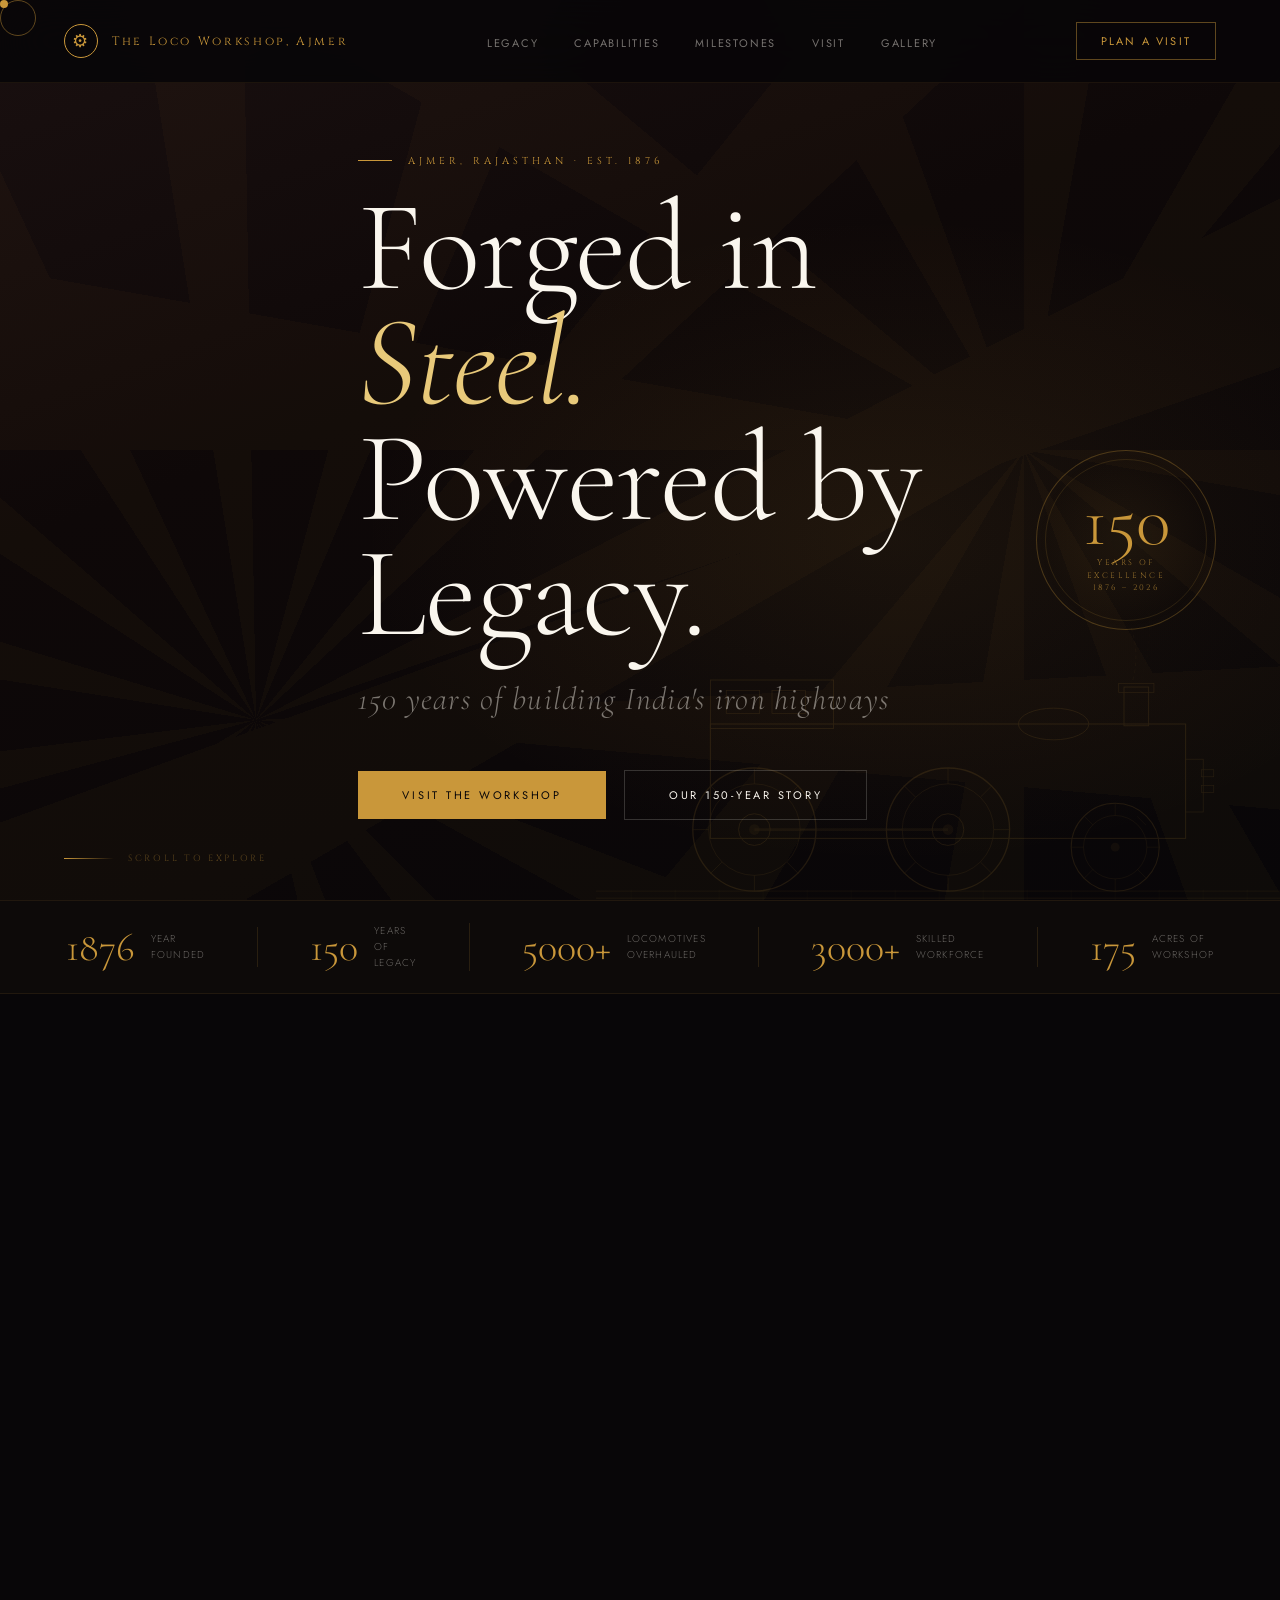
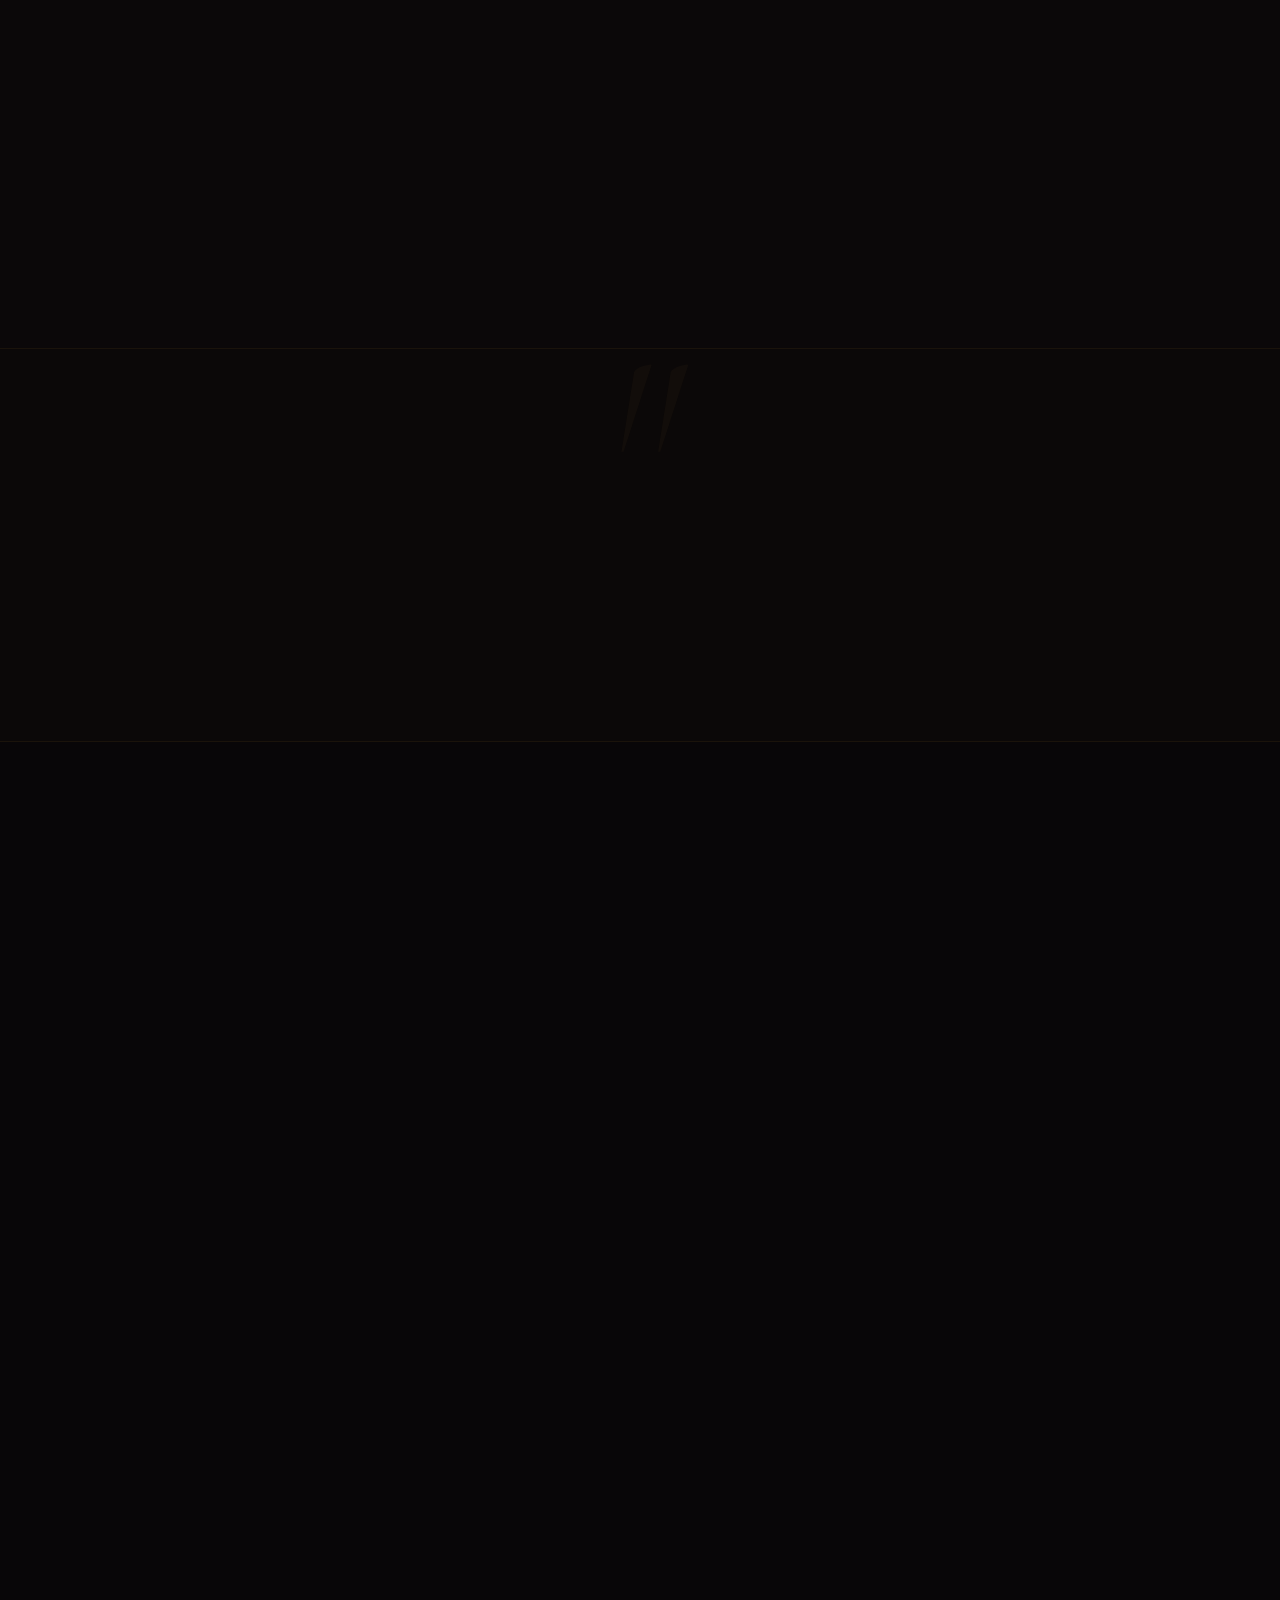
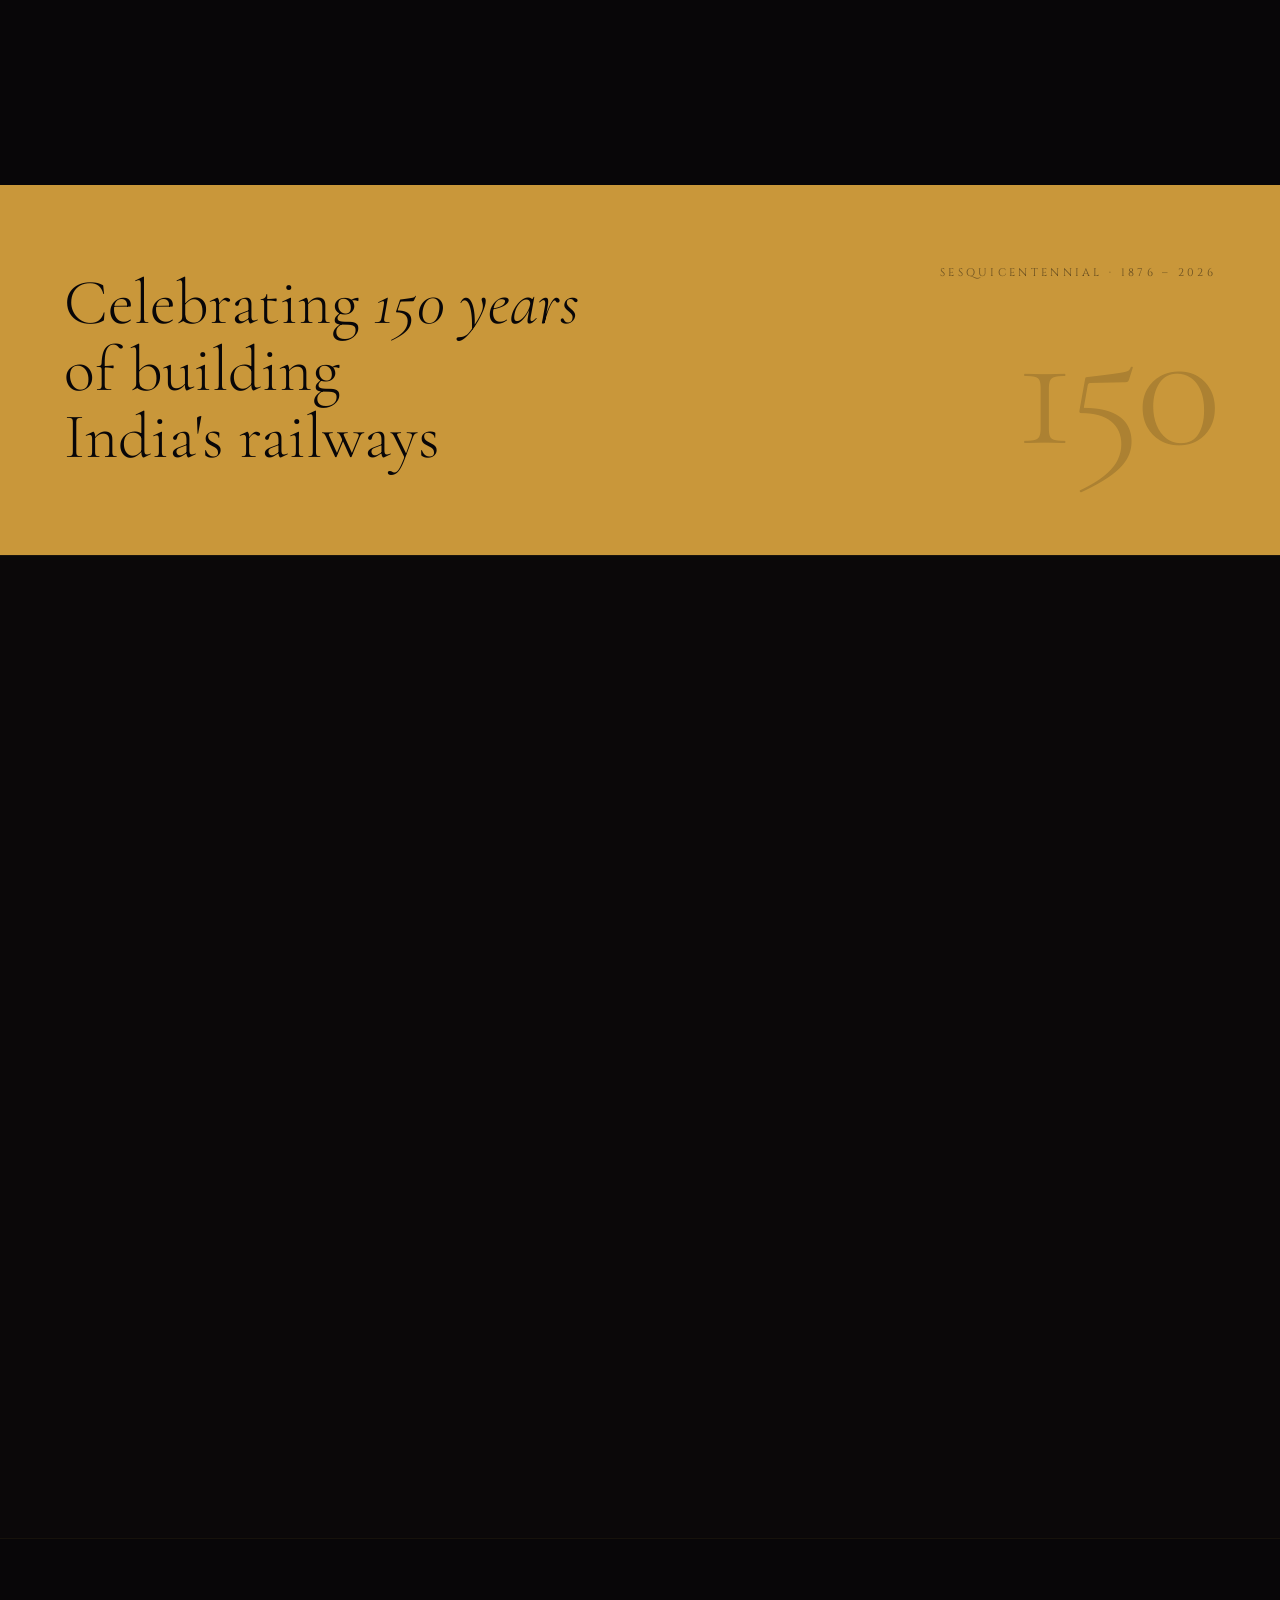
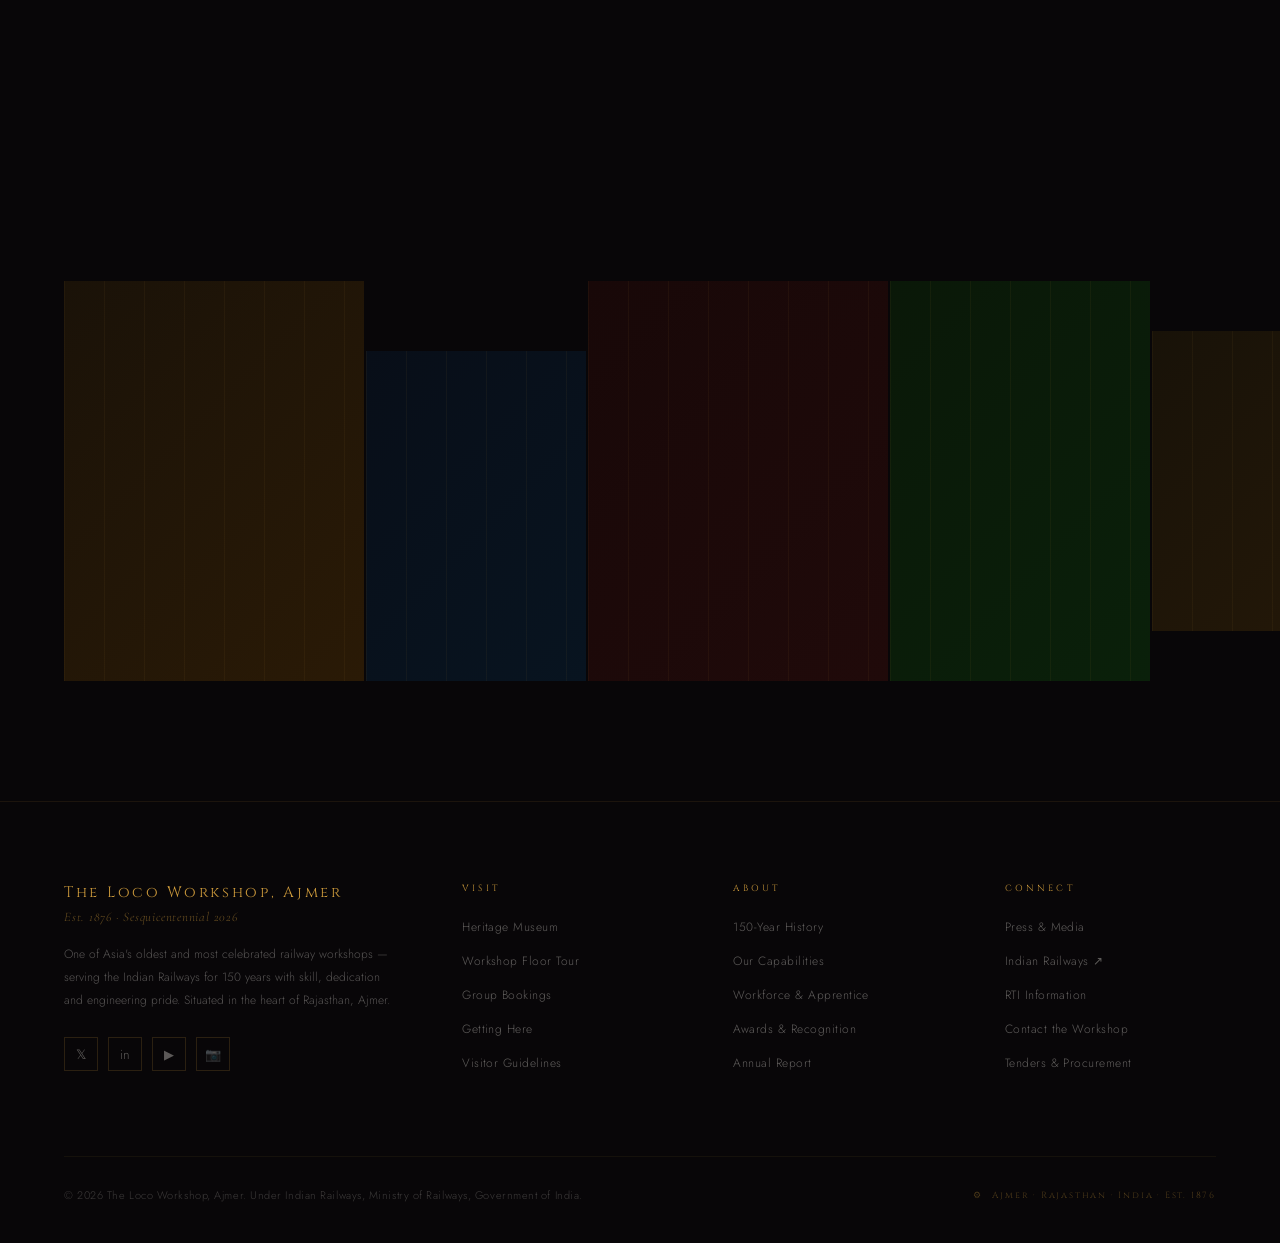
<file: loco-index.html>
<!doctype html>

<html lang="en">
  <head>
    <meta charset="UTF-8" />
    <meta name="viewport" content="width=device-width, initial-scale=1.0" />
    <title>The Loco Workshop, Ajmer — 150 Years of Industrial Majesty</title>
    <link rel="preconnect" href="https://fonts.googleapis.com" />
    <link
      href="https://fonts.googleapis.com/css2?family=Cormorant+Garamond:ital,wght@0,300;0,400;0,600;0,700;1,300;1,400&family=Cinzel:wght@400;500;600&family=Jost:wght@300;400;500&display=swap"
      rel="stylesheet"
    />
    <link rel="stylesheet" href="css/index.css" />
    <link rel="stylesheet" href="css/booking.css" />

    <script id="browser-logger-active">
      (function () {
        const ENDPOINT = "http://127.0.0.1:8000/_boost/browser-logs";
        const logQueue = [];
        let flushTimeout = null;

        console.log(
          "🔍 Browser logger active (MCP server detected). Posting to: " +
            ENDPOINT,
        );

        // Store original console methods
        const originalConsole = {
          log: console.log,
          info: console.info,
          error: console.error,
          warn: console.warn,
          table: console.table,
        };

        // Helper to safely stringify values
        function safeStringify(obj) {
          const seen = new WeakSet();
          return JSON.stringify(obj, (key, value) => {
            if (typeof value === "object" && value !== null) {
              if (seen.has(value)) return "[Circular]";
              seen.add(value);
            }
            if (value instanceof Error) {
              return {
                name: value.name,
                message: value.message,
                stack: value.stack,
              };
            }
            return value;
          });
        }

        // Batch and send logs
        function flushLogs() {
          if (logQueue.length === 0) return;

          const batch = logQueue.splice(0, logQueue.length);

          fetch(ENDPOINT, {
            method: "POST",
            headers: {
              "Content-Type": "application/json",
              "X-Requested-With": "XMLHttpRequest",
            },
            body: JSON.stringify({ logs: batch }),
          }).catch((err) => {
            // Silently fail to avoid infinite loops
            originalConsole.error("Failed to send logs:", err);
          });
        }

        // Debounced flush (100ms)
        function scheduleFlush() {
          if (flushTimeout) clearTimeout(flushTimeout);
          flushTimeout = setTimeout(flushLogs, 100);
        }

        // Intercept console methods
        ["log", "info", "error", "warn", "table"].forEach((method) => {
          console[method] = function (...args) {
            // Call original method
            originalConsole[method].apply(console, args);

            // Capture log data
            try {
              logQueue.push({
                type: method,
                timestamp: new Date().toISOString(),
                data: args.map((arg) => {
                  try {
                    return typeof arg === "object"
                      ? JSON.parse(safeStringify(arg))
                      : arg;
                  } catch (e) {
                    return String(arg);
                  }
                }),
                url: window.location.href,
                userAgent: navigator.userAgent,
              });

              scheduleFlush();
            } catch (e) {
              // Fail silently
            }
          };
        });

        // Global error handlers for uncaught errors
        const originalOnError = window.onerror;
        window.onerror = function boostErrorHandler(
          errorMsg,
          url,
          lineNumber,
          colNumber,
          error,
        ) {
          try {
            logQueue.push({
              type: "uncaught_error",
              timestamp: new Date().toISOString(),
              data: [
                {
                  message: errorMsg,
                  filename: url,
                  lineno: lineNumber,
                  colno: colNumber,
                  error: error
                    ? {
                        name: error.name,
                        message: error.message,
                        stack: error.stack,
                      }
                    : null,
                },
              ],
              url: window.location.href,
              userAgent: navigator.userAgent,
            });

            scheduleFlush();
          } catch (e) {
            // Fail silently
          }

          // Call original handler if it exists
          if (originalOnError && typeof originalOnError === "function") {
            return originalOnError(errorMsg, url, lineNumber, colNumber, error);
          }

          // Let the error continue to propagate
          return false;
        };
        window.addEventListener("error", (event) => {
          try {
            logQueue.push({
              type: "window_error",
              timestamp: new Date().toISOString(),
              data: [
                {
                  message: event.message,
                  filename: event.filename,
                  lineno: event.lineno,
                  colno: event.colno,
                  error: event.error
                    ? {
                        name: event.error.name,
                        message: event.error.message,
                        stack: event.error.stack,
                      }
                    : null,
                },
              ],
              url: window.location.href,
              userAgent: navigator.userAgent,
            });

            scheduleFlush();
          } catch (e) {
            // Fail silently
          }

          // Let the error continue to propagate
          return false;
        });
        window.addEventListener("unhandledrejection", (event) => {
          try {
            logQueue.push({
              type: "error",
              timestamp: new Date().toISOString(),
              data: [
                {
                  message: "Unhandled Promise Rejection",
                  reason:
                    event.reason instanceof Error
                      ? {
                          name: event.reason.name,
                          message: event.reason.message,
                          stack: event.reason.stack,
                        }
                      : event.reason,
                },
              ],
              url: window.location.href,
              userAgent: navigator.userAgent,
            });

            scheduleFlush();
          } catch (e) {
            // Fail silently
          }

          // Let the rejection continue to propagate
          return false;
        });

        // Flush on page unload
        window.addEventListener("beforeunload", () => {
          if (logQueue.length > 0) {
            navigator.sendBeacon(ENDPOINT, JSON.stringify({ logs: logQueue }));
          }
        });
      })();
    </script>
  </head>

  <div class="cursor" id="cursor"></div>
  <div class="cursor-ring" id="cursorRing"></div>

  <!-- NAV -->
  <nav id="mainNav">
    <a href="#" class="nav-logo">
      <div class="nav-logo-wheel">⚙</div>
      <span>The Loco Workshop, Ajmer</span>
    </a>
    <ul class="nav-links">
      <li><a href="http://127.0.0.1:8000/legacy">Legacy</a></li>
      <li><a href="#capabilities">Capabilities</a></li>
      <li><a href="http://127.0.0.1:8000/milestones">Milestones</a></li>
      <li><a href="http://127.0.0.1:8000/booking">Visit</a></li>
      <li><a href="#gallery">Gallery</a></li>
    </ul>
    <a href="http://127.0.0.1:8000/booking" class="nav-cta">Plan a Visit</a>
  </nav>
  <body>
    <!-- HERO -->
    <section class="hero">
      <div class="hero-bg"></div>
      <div class="hero-gear-pattern"></div>

      <!-- Locomotive SVG silhouette -->
      <svg
        class="hero-loco-svg"
        viewBox="0 0 800 400"
        xmlns="http://www.w3.org/2000/svg"
        fill="none"
      >
        <!-- Wheels -->
        <circle cx="180" cy="320" r="70" stroke="#C9973A" stroke-width="1.5" />
        <circle cx="180" cy="320" r="52" stroke="#C9973A" stroke-width="0.7" />
        <circle cx="180" cy="320" r="18" stroke="#C9973A" stroke-width="1" />
        <circle cx="180" cy="320" r="6" fill="#C9973A" opacity="0.4" />
        <!-- Spokes -->
        <g stroke="#C9973A" stroke-width="1" opacity="0.7">
          <line x1="180" y1="250" x2="180" y2="268" />
          <line x1="180" y1="372" x2="180" y2="390" />
          <line x1="110" y1="320" x2="128" y2="320" />
          <line x1="232" y1="320" x2="250" y2="320" />
          <line x1="130" y1="270" x2="143" y2="283" />
          <line x1="217" y1="357" x2="230" y2="370" />
          <line x1="130" y1="370" x2="143" y2="357" />
          <line x1="217" y1="283" x2="230" y2="270" />
        </g>
        <circle cx="400" cy="320" r="70" stroke="#C9973A" stroke-width="1.5" />
        <circle cx="400" cy="320" r="52" stroke="#C9973A" stroke-width="0.7" />
        <circle cx="400" cy="320" r="18" stroke="#C9973A" stroke-width="1" />
        <circle cx="400" cy="320" r="6" fill="#C9973A" opacity="0.4" />
        <g stroke="#C9973A" stroke-width="1" opacity="0.7">
          <line x1="400" y1="250" x2="400" y2="268" />
          <line x1="400" y1="372" x2="400" y2="390" />
          <line x1="330" y1="320" x2="348" y2="320" />
          <line x1="452" y1="320" x2="470" y2="320" />
          <line x1="350" y1="270" x2="363" y2="283" />
          <line x1="437" y1="357" x2="450" y2="370" />
          <line x1="350" y1="370" x2="363" y2="357" />
          <line x1="437" y1="283" x2="450" y2="270" />
        </g>
        <circle cx="590" cy="340" r="50" stroke="#C9973A" stroke-width="1.2" />
        <circle cx="590" cy="340" r="36" stroke="#C9973A" stroke-width="0.6" />
        <circle cx="590" cy="340" r="5" fill="#C9973A" opacity="0.4" />
        <g stroke="#C9973A" stroke-width="0.8" opacity="0.6">
          <line x1="590" y1="290" x2="590" y2="304" />
          <line x1="590" y1="376" x2="590" y2="390" />
          <line x1="540" y1="340" x2="554" y2="340" />
          <line x1="626" y1="340" x2="640" y2="340" />
          <line x1="555" y1="305" x2="565" y2="315" />
          <line x1="615" y1="365" x2="625" y2="375" />
          <line x1="555" y1="375" x2="565" y2="365" />
          <line x1="615" y1="305" x2="625" y2="315" />
        </g>
        <!-- Connecting rod -->
        <line
          x1="180"
          y1="320"
          x2="400"
          y2="320"
          stroke="#C9973A"
          stroke-width="3"
          opacity="0.5"
        />
        <!-- Body -->
        <rect
          x="130"
          y="200"
          width="540"
          height="130"
          stroke="#C9973A"
          stroke-width="1.2"
        />
        <!-- Boiler dome -->
        <ellipse
          cx="520"
          cy="200"
          rx="40"
          ry="18"
          stroke="#C9973A"
          stroke-width="1"
        />
        <!-- Cab -->
        <rect
          x="130"
          y="150"
          width="140"
          height="55"
          stroke="#C9973A"
          stroke-width="1"
        />
        <!-- Cab windows -->
        <rect
          x="148"
          y="162"
          width="38"
          height="26"
          stroke="#C9973A"
          stroke-width="0.8"
        />
        <rect
          x="200"
          y="162"
          width="38"
          height="26"
          stroke="#C9973A"
          stroke-width="0.8"
        />
        <!-- Chimney -->
        <rect
          x="600"
          y="158"
          width="28"
          height="44"
          stroke="#C9973A"
          stroke-width="1"
        />
        <rect
          x="594"
          y="154"
          width="40"
          height="10"
          stroke="#C9973A"
          stroke-width="0.8"
        />
        <!-- Steam lines -->
        <path
          d="M610 150 Q618 120 608 90"
          stroke="#C9973A"
          stroke-width="0.7"
          stroke-dasharray="4 4"
          opacity="0.5"
        />
        <path
          d="M620 148 Q632 110 628 70"
          stroke="#C9973A"
          stroke-width="0.5"
          stroke-dasharray="3 5"
          opacity="0.3"
        />
        <!-- Track -->
        <line
          x1="0"
          y1="390"
          x2="800"
          y2="390"
          stroke="#C9973A"
          stroke-width="1.5"
          opacity="0.4"
        />
        <line
          x1="0"
          y1="398"
          x2="800"
          y2="398"
          stroke="#C9973A"
          stroke-width="1.5"
          opacity="0.4"
        />
        <!-- Sleepers -->
        <g stroke="#C9973A" stroke-width="1" opacity="0.2">
          <line x1="40" y1="388" x2="40" y2="400" />
          <line x1="90" y1="388" x2="90" y2="400" />
          <line x1="140" y1="388" x2="140" y2="400" />
          <line x1="190" y1="388" x2="190" y2="400" />
          <line x1="240" y1="388" x2="240" y2="400" />
          <line x1="290" y1="388" x2="290" y2="400" />
          <line x1="340" y1="388" x2="340" y2="400" />
          <line x1="390" y1="388" x2="390" y2="400" />
          <line x1="440" y1="388" x2="440" y2="400" />
          <line x1="490" y1="388" x2="490" y2="400" />
          <line x1="540" y1="388" x2="540" y2="400" />
          <line x1="590" y1="388" x2="590" y2="400" />
          <line x1="640" y1="388" x2="640" y2="400" />
          <line x1="690" y1="388" x2="690" y2="400" />
          <line x1="740" y1="388" x2="740" y2="400" />
        </g>
        <!-- Buffer beam -->
        <rect
          x="670"
          y="240"
          width="20"
          height="60"
          stroke="#C9973A"
          stroke-width="0.8"
        />
        <rect
          x="688"
          y="252"
          width="14"
          height="8"
          stroke="#C9973A"
          stroke-width="0.7"
        />
        <rect
          x="688"
          y="270"
          width="14"
          height="8"
          stroke="#C9973A"
          stroke-width="0.7"
        />
      </svg>

      <div class="hero-content">
        <div class="hero-eyebrow">Ajmer, Rajasthan · Est. 1876</div>
        <h1 class="hero-title">
          Forged in<br /><em>Steel.</em><br />Powered by<br />Legacy.
        </h1>
        <p class="hero-title-sub">
          150 years of building India's iron highways
        </p>
        <div class="hero-actions">
          <a href="#visit" class="btn-primary">Visit the Workshop</a>
          <a href="#legacy" class="btn-ghost">Our 150-Year Story</a>
        </div>
      </div>

      <div class="hero-badge">
        <div class="hero-badge-ring">
          <div class="hero-badge-num">150</div>
          <div class="hero-badge-label">
            Years of<br />Excellence<br />1876 – 2026
          </div>
        </div>
      </div>

      <div class="hero-scroll">
        <div class="scroll-line"></div>
        Scroll to explore
      </div>
    </section>

    <!-- STATS STRIP -->
    <div class="stats-strip">
      <div class="stat-item">
        <div class="stat-num">1876</div>
        <div class="stat-label">Year<br />Founded</div>
      </div>
      <div class="stat-item">
        <div class="stat-num">150</div>
        <div class="stat-label">Years of<br />Legacy</div>
      </div>
      <div class="stat-item">
        <div class="stat-num">5000+</div>
        <div class="stat-label">Locomotives<br />Overhauled</div>
      </div>
      <div class="stat-item">
        <div class="stat-num">3000+</div>
        <div class="stat-label">Skilled<br />Workforce</div>
      </div>
      <div class="stat-item">
        <div class="stat-num">175</div>
        <div class="stat-label">Acres of<br />Workshop</div>
      </div>
    </div>

    <!-- LEGACY STORY -->
    <section id="legacy">
      <div class="legacy">
        <div class="legacy-visual reveal">
          <div class="legacy-img-outer">
            <div class="legacy-img-inner">
              <!-- Detailed steam loco illustration -->

              <!-- <svg viewBox="0 0 340 380" xmlns="http://www.w3.org/2000/svg" fill="none"> -->
              <img
                src="images/clock_tower.jpg"
                style="
                  height: 100vh;
                  border: 2px solid red;
                  background-size: cover;
                  background-position: center;
                  background-repeat: no-repeat;
                "
              />
              <!-- </svg> -->
            </div>
          </div>
          <div class="year-badge">
            <div class="year-badge-num">1876</div>
            <div class="year-badge-label">Founded</div>
          </div>
        </div>

        <div>
          <div class="section-tag reveal">Our Story</div>
          <h2 class="section-heading reveal rd1">
            Built on<br />Iron,<br /><em>Driven by</em><br /><em>Purpose</em>
          </h2>
          <div class="gold-rule reveal rd1"></div>
          <p class="section-body reveal rd2">
            Established in 1876 under the Rajputana-Malwa Railway, The Loco
            Workshop Ajmer stands as one of the oldest and most distinguished
            railway workshops in Asia. For 150 years, it has been the beating
            heart of Indian Railways — manufacturing, overhauling and
            modernising the locomotives that connect a billion lives.
          </p>
          <p class="section-body reveal rd2" style="margin-top: 18px">
            From steam to diesel, from the colonial era to an independent
            republic, through partition and progress — every chapter of India's
            modern story has been powered, in part, by the forges of Ajmer.
          </p>

          <!-- Timeline -->
          <div class="legacy-timeline reveal rd3">
            <div class="timeline-item">
              <div class="timeline-year">1876</div>
              <div>
                <div class="timeline-title">Rajputana-Malwa Railway</div>
                <div class="timeline-text">
                  Workshop established to service the growing rail network
                  across Rajputana under the British Raj.
                </div>
              </div>
            </div>
            <div class="timeline-item">
              <div class="timeline-year">1944</div>
              <div>
                <div class="timeline-title">Western Railway Integration</div>
                <div class="timeline-text">
                  Consolidated under the Western Railway zone — expanded
                  capacity and overhauled thousands of steam engines.
                </div>
              </div>
            </div>
            <div class="timeline-item">
              <div class="timeline-year">1990s</div>
              <div>
                <div class="timeline-title">Diesel Modernisation</div>
                <div class="timeline-text">
                  Transitioned from steam to diesel locomotive overhaul,
                  becoming a centre of excellence for diesel traction.
                </div>
              </div>
            </div>
            <div class="timeline-item">
              <div class="timeline-year">2026</div>
              <div>
                <div class="timeline-title">Sesquicentennial — 150 Years</div>
                <div class="timeline-text">
                  A landmark anniversary celebrating a century and a half of
                  engineering excellence, innovation and national service.
                </div>
              </div>
            </div>
          </div>
        </div>
      </div>
    </section>

    <!-- CAPABILITIES -->
    <section class="capabilities" id="capabilities">
      <div class="cap-header">
        <div>
          <div class="section-tag reveal">What We Do</div>
          <h2 class="section-heading reveal rd1">
            Engineering<br /><em>Excellence</em>
          </h2>
        </div>
        <p class="section-body reveal" style="max-width: 360px">
          From precision machining to full locomotive overhauls — our workshops
          command every discipline of railway engineering, refined across 150
          years.
        </p>
      </div>
      <div class="cap-grid">
        <div class="cap-card reveal">
          <div class="cap-card-bg bg-forge"></div>
          <div class="cap-card-hatch"></div>
          <div class="cap-card-overlay"></div>
          <div class="cap-card-num">01</div>
          <div
            class="cap-card-content"
            style="
              position: relative;
              overflow: hidden;
              padding: 40px;
              color: #f5e6c8;
              min-height: 500px;
              background:
                linear-gradient(
                  to bottom,
                  rgba(0, 0, 0, 0.15) 0%,
                  rgba(0, 0, 0, 0.45) 45%,
                  rgba(0, 0, 0, 0.92) 100%
                ),
                url(&quot;images/loco_overhaul.jpg&quot;);

              display: flex;
              flex-direction: column;
              justify-content: flex-end;

              background-size: cover;
              background-position: center;
              background-repeat: no-repeat;
            "
          >
            <div class="cap-card-icon">🔧</div>
            <div class="cap-card-tag">Primary Overhaul</div>
            <h3 class="cap-card-title">
              Locomotive<br />Overhaul &<br />Rehabilitation
            </h3>
            <p class="cap-card-desc">
              Comprehensive Periodic Overhauling (POH) of diesel and electric
              locomotives — rebuilding every component to restore peak
              performance and extend operational life.
            </p>
            <a href="#" class="cap-link">Learn more <span>→</span></a>
          </div>
        </div>
        <div class="cap-card reveal rd1">
          <div class="cap-card-bg bg-machine"></div>
          <div class="cap-card-hatch"></div>
          <div class="cap-card-overlay"></div>
          <div class="cap-card-num">02</div>
          <div
            class="cap-card-content"
            style="
              position: relative;
              overflow: hidden;
              padding: 40px;
              color: #f5e6c8;
              min-height: 500px;
              background:
                linear-gradient(
                  to bottom,
                  rgba(0, 0, 0, 0.15) 0%,
                  rgba(0, 0, 0, 0.45) 45%,
                  rgba(0, 0, 0, 0.92) 100%
                ),
                url(&quot;images/machine.jpg&quot;);

              display: flex;
              flex-direction: column;
              justify-content: flex-end;

              background-size: cover;
              background-position: center;
              background-repeat: no-repeat;
            "
          >
            <div class="cap-card-icon">⚙️</div>
            <div class="cap-card-tag">Precision Engineering</div>
            <h3 class="cap-card-title">
              Machine Shop &<br />Component<br />Manufacturing
            </h3>
            <p class="cap-card-desc">
              State-of-the-art CNC machining, forge works and foundry operations
              producing precision railway components for the national fleet.
            </p>
            <a href="#" class="cap-link">Learn more <span>→</span></a>
          </div>
        </div>
        <div class="cap-card reveal rd2">
          <div class="cap-card-bg bg-paint"></div>
          <div class="cap-card-hatch"></div>
          <div class="cap-card-overlay"></div>
          <div class="cap-card-num">03</div>
          <div
            class="cap-card-content"
            style="
              position: relative;
              overflow: hidden;
              padding: 40px;
              color: #f5e6c8;
              min-height: 500px;
              background:
                linear-gradient(
                  to bottom,
                  rgba(0, 0, 0, 0.15) 0%,
                  rgba(0, 0, 0, 0.45) 45%,
                  rgba(0, 0, 0, 0.92) 100%
                ),
                url(&quot;images/locomotive.jpg&quot;);

              display: flex;
              flex-direction: column;
              justify-content: flex-end;

              background-size: cover;
              background-position: center;
              background-repeat: no-repeat;
            "
          >
            <div class="cap-card-icon">🏗️</div>
            <div class="cap-card-tag">Modernisation</div>
            <h3 class="cap-card-title">
              Loco Upgrades &<br />Technology<br />Retrofit
            </h3>
            <p class="cap-card-desc">
              Upgrading ageing diesel fleet with modern electronics, improved
              braking systems and fuel efficiency enhancements — future-proofing
              India's traction assets.
            </p>
            <a href="#" class="cap-link">Learn more <span>→</span></a>
          </div>
        </div>
      </div>
    </section>

    <!-- QUOTE -->
    <div class="quote-band">
      <div class="quote-bg-num">"</div>
      <p class="quote-text reveal">
        "The railways are the lifeline of the nation — and behind every
        locomotive runs the soul of Ajmer."
      </p>
      <div class="quote-attr reveal rd1">
        — Celebrating 150 Years · 1876–2026
      </div>
    </div>

    <!-- MILESTONES -->
    <section class="milestones" id="milestones">
      <div class="milestone-header">
        <div class="section-tag reveal">150 Years in Numbers</div>
        <h2 class="section-heading reveal rd1">
          A Century &<br />Half of <em>Milestones</em>
        </h2>
      </div>
      <div class="milestone-track">
        <div
          class="ms-card reveal"
          style="
            position: relative;
            overflow: hidden;
            padding: 40px;
            color: #f5e6c8;
            min-height: 500px;
            background:
              linear-gradient(
                to bottom,
                rgba(0, 0, 0, 0.15) 0%,
                rgba(0, 0, 0, 0.45) 45%,
                rgba(0, 0, 0, 0.92) 100%
              ),
              url(&quot;images/vintage.jpg&quot;);

            display: flex;
            flex-direction: column;
            justify-content: flex-end;

            background-size: cover;
            background-position: center;
            background-repeat: no-repeat;
          "
        >
          <div class="ms-icon">🚂</div>
          <div class="ms-year">1876</div>
          <div class="ms-title">Founded under Rajputana-Malwa Railway</div>
          <div class="ms-desc">
            The first workshops were established in Ajmer as the rail network
            expanded across the Rajputana region under British administration.
          </div>
        </div>
        <div
          class="ms-card reveal rd1"
          style="
            position: relative;
            overflow: hidden;
            padding: 40px;
            color: #f5e6c8;
            min-height: 500px;
            background:
              linear-gradient(
                to bottom,
                rgba(0, 0, 0, 0.15) 0%,
                rgba(0, 0, 0, 0.45) 45%,
                rgba(0, 0, 0, 0.92) 100%
              ),
              url(&quot;images/stteam.jpg&quot;);

            display: flex;
            flex-direction: column;
            justify-content: flex-end;

            background-size: cover;
            background-position: center;
            background-repeat: no-repeat;
          "
        >
          <div class="ms-icon">⚒️</div>
          <div class="ms-year">1920s</div>
          <div class="ms-title">Steam Age Expansion</div>
          <div class="ms-desc">
            Peak steam era — the workshop overhauled over 200 steam locomotives
            annually, with a workforce of over 8,000 artisans and engineers.
          </div>
        </div>
        <div
          class="ms-card reveal rd2"
          style="
            position: relative;
            overflow: hidden;
            padding: 40px;
            color: #f5e6c8;
            min-height: 500px;
            background:
              linear-gradient(
                to bottom,
                rgba(0, 0, 0, 0.15) 0%,
                rgba(0, 0, 0, 0.45) 45%,
                rgba(0, 0, 0, 0.92) 100%
              ),
              url(&quot;images/independence-ws.jpg&quot;);

            display: flex;
            flex-direction: column;
            justify-content: flex-end;

            background-size: cover;
            background-position: center;
            background-repeat: no-repeat;
          "
        >
          <div class="ms-icon">🇮🇳</div>
          <div class="ms-year">1947</div>
          <div class="ms-title">Independent India's Workshop</div>
          <div class="ms-desc">
            Post-independence, the workshop became a symbol of self-reliance —
            continuing operations under the new Indian Railways administration.
          </div>
        </div>
        <div
          class="ms-card reveal rd3"
          style="
            position: relative;
            overflow: hidden;
            padding: 40px;
            color: #f5e6c8;
            min-height: 500px;
            background:
              linear-gradient(
                to bottom,
                rgba(0, 0, 0, 0.15) 0%,
                rgba(0, 0, 0, 0.45) 45%,
                rgba(0, 0, 0, 0.92) 100%
              ),
              url(&quot;images/150-yrs.jpg&quot;);

            display: flex;
            flex-direction: column;
            justify-content: flex-end;

            background-size: cover;
            background-position: center;
            background-repeat: no-repeat;
          "
        >
          <div class="ms-icon">🏆</div>
          <div class="ms-year">2026</div>
          <div class="ms-title">Sesquicentennial Celebrations</div>
          <div class="ms-desc">
            150 years of unbroken service — marked with national recognition, a
            heritage museum, and the commissioning of a next-gen overhaul
            facility.
          </div>
        </div>
      </div>
    </section>

    <!-- ANNIVERSARY BAND -->
    <div class="anniversary-band">
      <div class="ab-left">
        Celebrating <em>150 years</em><br />of building<br />India's railways
      </div>
      <div class="ab-right">
        <div class="ab-tag">Sesquicentennial · 1876 – 2026</div>
        <div class="ab-num">150</div>
      </div>
    </div>

    <!-- VISIT -->
    <section class="visit" id="visit">
      <div class="visit-inner">
        <div>
          <div class="section-tag reveal">Plan Your Visit</div>
          <h2 class="section-heading reveal rd1">
            Witness<br /><em>History</em><br />in Motion
          </h2>
          <div class="gold-rule reveal rd1"></div>
          <p class="section-body reveal rd2">
            Open to the public through guided heritage tours and the newly
            inaugurated 150-year anniversary museum — a tribute to the artisans,
            engineers and railwaymen who forged modern India.
          </p>
          <div class="visit-info-grid">
            <div class="reveal rd1">
              <div class="vi-label">Open Days</div>
              <div class="vi-value">Tuesday – Sunday</div>
            </div>
            <div class="reveal rd2">
              <div class="vi-label">Tour Hours</div>
              <div class="vi-value">9:00 AM – 5:00 PM</div>
            </div>
            <div class="reveal rd1">
              <div class="vi-label">Location</div>
              <div class="vi-value">
                Railway Colony Road,<br />Ajmer, Rajasthan 305001
              </div>
            </div>
            <div class="reveal rd2">
              <div class="vi-label">Nearest Station</div>
              <div class="vi-value">Ajmer Junction<br />0.8 km away</div>
            </div>
            <div class="reveal rd1">
              <div class="vi-label">Group Bookings</div>
              <div class="vi-value">Min. 15 persons,<br />advance required</div>
            </div>
            <div class="reveal rd2">
              <div class="vi-label">Dress Code</div>
              <div class="vi-value">
                Closed-toe shoes<br />mandatory (workshop)
              </div>
            </div>
          </div>
        </div>
        <div>
          <div class="visit-card reveal rd2">
            <div class="visit-card-header">Book Your Experience</div>
            <div class="visit-card-body">
              <div class="ticket-row">
                <div>
                  <div class="ticket-name">Heritage Museum Tour</div>
                  <div class="ticket-sub">150-year anniversary exhibition</div>
                </div>
                <div class="ticket-price">₹50</div>
              </div>
              <div class="ticket-row">
                <div>
                  <div class="ticket-name">Workshop Floor Tour</div>
                  <div class="ticket-sub">Live overhaul & machining bays</div>
                </div>
                <div class="ticket-price">₹100</div>
              </div>
              <div class="ticket-row">
                <div>
                  <div class="ticket-name">Student Group Tour</div>
                  <div class="ticket-sub">
                    Educational — engineering colleges
                  </div>
                </div>
                <div class="ticket-price">₹25</div>
              </div>
              <div class="ticket-row">
                <div>
                  <div class="ticket-name">Full Day Experience</div>
                  <div class="ticket-sub">
                    Museum + workshop + steam display
                  </div>
                </div>
                <div class="ticket-price">₹200</div>
              </div>
            </div>
            <div class="visit-card-footer">
              <button class="visit-btn">Reserve Your Visit →</button>
            </div>
          </div>
        </div>
      </div>
    </section>

    <!-- GALLERY -->
    <section class="gallery" id="gallery">
      <div class="gallery-header">
        <div>
          <div class="section-tag reveal">Through the Lens</div>
          <h2 class="section-heading reveal rd1">
            Workshop<br /><em>Gallery</em>
          </h2>
        </div>
        <a href="#" class="btn-ghost reveal" style="margin-bottom: 6px"
          >View All →</a
        >
      </div>
      <div class="gallery-track">
        <div class="g-item">
          <div class="g-item-bg gi1"></div>
          <div class="g-item-lines"></div>
          <div class="g-item-label">The Erecting Shop, c.1920</div>
        </div>
        <div
          class="g-item"
          style="flex: 0 0 220px; aspect-ratio: 2/3; align-self: flex-end"
        >
          <div class="g-item-bg gi2"></div>
          <div class="g-item-lines"></div>
          <div class="g-item-label">Steam Locomotive No. 42</div>
        </div>
        <div class="g-item">
          <div class="g-item-bg gi3"></div>
          <div class="g-item-lines"></div>
          <div class="g-item-label">Forge & Foundry Works</div>
        </div>
        <div class="g-item" style="flex: 0 0 260px">
          <div class="g-item-bg gi4"></div>
          <div class="g-item-lines"></div>
          <div class="g-item-label">The Machine Shop Today</div>
        </div>
        <div
          class="g-item"
          style="flex: 0 0 200px; aspect-ratio: 2/3; align-self: center"
        >
          <div class="g-item-bg gi5"></div>
          <div class="g-item-lines"></div>
          <div class="g-item-label">150th Anniversary Ceremony</div>
        </div>
      </div>
    </section>

    <!-- FOOTER -->

    <footer>
      <div class="footer-top">
        <div>
          <div class="footer-brand">The Loco Workshop, Ajmer</div>
          <div class="footer-brand-sub2">Est. 1876 · Sesquicentennial 2026</div>
          <p class="footer-desc">
            One of Asia's oldest and most celebrated railway workshops — serving
            the Indian Railways for 150 years with skill, dedication and
            engineering pride. Situated in the heart of Rajasthan, Ajmer.
          </p>
          <div class="footer-socials">
            <a href="#" class="f-social">𝕏</a>
            <a href="#" class="f-social">in</a>
            <a href="#" class="f-social">▶</a>
            <a href="#" class="f-social">📷</a>
          </div>
        </div>
        <div>
          <div class="f-col-title">Visit</div>
          <ul class="f-links">
            <li><a href="#">Heritage Museum</a></li>
            <li><a href="#">Workshop Floor Tour</a></li>
            <li><a href="#">Group Bookings</a></li>
            <li><a href="#">Getting Here</a></li>
            <li><a href="#">Visitor Guidelines</a></li>
          </ul>
        </div>
        <div>
          <div class="f-col-title">About</div>
          <ul class="f-links">
            <li><a href="#">150-Year History</a></li>
            <li><a href="#">Our Capabilities</a></li>
            <li><a href="#">Workforce & Apprentice</a></li>
            <li><a href="#">Awards & Recognition</a></li>
            <li><a href="#">Annual Report</a></li>
          </ul>
        </div>
        <div>
          <div class="f-col-title">Connect</div>
          <ul class="f-links">
            <li><a href="#">Press & Media</a></li>
            <li><a href="#">Indian Railways ↗</a></li>
            <li><a href="#">RTI Information</a></li>
            <li><a href="#">Contact the Workshop</a></li>
            <li><a href="#">Tenders & Procurement</a></li>
          </ul>
        </div>
      </div>
      <div class="footer-bottom">
        <div class="footer-copy">
          © 2026 The Loco Workshop, Ajmer. Under Indian Railways, Ministry of
          Railways, Government of India.
        </div>
        <div class="footer-rail">
          <span>⚙</span>
          <span>Ajmer · Rajasthan · India · Est. 1876</span>
        </div>
      </div>
    </footer>
    <script src="http://127.0.0.1:8000/js/index.js"></script>
  </body>
</html>
</file>
<file: css/index.css>
:root {
    --gold: #c9973a;
    --gold-light: #e8c97a;
    --gold-pale: #f5edd5;
    --cream: #faf6ee;
    --deep: #080608;
    --dark: #100d10;
    --mid: #1e1a1e;
    --text: #3a3238;
    --muted: #7a6e78;
    --steel: #2a2830;
    --rust: #8b4a1a;
    --white: #ffffff;
}

*,
*::before,
*::after {
    margin: 0;
    padding: 0;
    box-sizing: border-box;
}
html {
    scroll-behavior: smooth;
}
body {
    background: var(--deep);
    color: var(--cream);
    font-family: "Jost", sans-serif;
    font-weight: 300;
    overflow-x: hidden;
    cursor: none;
}

/* Custom Cursor */
.cursor {
    width: 8px;
    height: 8px;
    background: var(--gold);
    border-radius: 50%;
    position: fixed;
    top: 0;
    left: 0;
    pointer-events: none;
    z-index: 9999;
}
.cursor-ring {
    width: 36px;
    height: 36px;
    border: 1px solid rgba(201, 151, 58, 0.45);
    border-radius: 50%;
    position: fixed;
    top: 0;
    left: 0;
    pointer-events: none;
    z-index: 9998;
    transition:
        width 0.3s,
        height 0.3s,
        border-color 0.3s;
}

/* NAV */
nav {
    position: fixed;
    top: 0;
    left: 0;
    right: 0;
    z-index: 100;
    padding: 24px 64px;
    display: flex;
    align-items: center;
    justify-content: space-between;
    transition:
        background 0.6s,
        padding 0.4s;
}
nav.scrolled {
    background: rgba(8, 6, 8, 0.96);
    backdrop-filter: blur(24px);
    padding: 16px 64px;
    border-bottom: 1px solid rgba(201, 151, 58, 0.14);
}
.nav-logo {
    font-family: "Cinzel", serif;
    font-size: 12px;
    letter-spacing: 0.22em;
    color: var(--gold);
    text-decoration: none;
    display: flex;
    align-items: center;
    gap: 14px;
}
.nav-logo-wheel {
    width: 34px;
    height: 34px;
    border: 1px solid var(--gold);
    border-radius: 50%;
    display: flex;
    align-items: center;
    justify-content: center;
    position: relative;
    font-size: 18px;
}
.nav-links {
    display: flex;
    gap: 44px;
    list-style: none;
}
.nav-links a {
    font-family: "Jost", sans-serif;
    font-size: 11px;
    font-weight: 400;
    letter-spacing: 0.18em;
    color: rgba(250, 246, 238, 0.55);
    text-decoration: none;
    text-transform: uppercase;
    transition: color 0.3s;
    position: relative;
}
.nav-links a::after {
    content: "";
    position: absolute;
    bottom: -4px;
    left: 0;
    width: 0;
    height: 1px;
    background: var(--gold);
    transition: width 0.4s cubic-bezier(0.23, 1, 0.32, 1);
}
.nav-links a:hover {
    color: var(--gold);
}
.nav-links a:hover::after {
    width: 100%;
}
.nav-cta {
    font-family: "Jost", sans-serif;
    font-size: 11px;
    font-weight: 400;
    letter-spacing: 0.2em;
    text-transform: uppercase;
    color: var(--gold);
    border: 1px solid rgba(201, 151, 58, 0.45);
    padding: 10px 24px;
    text-decoration: none;
    transition:
        background 0.3s,
        color 0.3s,
        border-color 0.3s;
}
.nav-cta:hover {
    background: var(--gold);
    color: var(--deep);
    border-color: var(--gold);
}

/* HERO */
.hero {
    height: 100vh;
    position: relative;
    display: flex;
    align-items: center;
    overflow: hidden;
}
.hero-bg {
    position: absolute;
    inset: 0;
    background:
        radial-gradient(
            ellipse 70% 60% at 60% 110%,
            rgba(201, 151, 58, 0.1) 0%,
            transparent 65%
        ),
        radial-gradient(
            ellipse 40% 50% at 10% 40%,
            rgba(139, 74, 26, 0.06) 0%,
            transparent 60%
        ),
        linear-gradient(160deg, #0e0a0e 0%, #120810 40%, #080608 100%);
}
/* Gear/cog pattern background */
.hero-gear-pattern {
    position: absolute;
    inset: 0;
    pointer-events: none;
    opacity: 0.03;
    background-image:
        repeating-conic-gradient(
            from 0deg at 80% 50%,
            #c9973a 0deg 10deg,
            transparent 10deg 30deg
        ),
        repeating-conic-gradient(
            from 15deg at 20% 80%,
            #c9973a 0deg 8deg,
            transparent 8deg 24deg
        );
}
/* Track lines */
.hero-tracks {
    position: absolute;
    bottom: 0;
    left: 0;
    right: 0;
    height: 280px;
    pointer-events: none;
}
/* Full-width SVG illustration */
.hero-loco-svg {
    position: absolute;
    right: -20px;
    bottom: 0;
    width: 55%;
    pointer-events: none;
    opacity: 0.13;
}
.hero-content {
    position: relative;
    z-index: 2;
    padding: 0 64px;
    max-width: 780px;
    animation: fadeUp 1.4s cubic-bezier(0.23, 1, 0.32, 1) both;
}
@keyframes fadeUp {
    from {
        opacity: 0;
        transform: translateY(36px);
    }
    to {
        opacity: 1;
        transform: translateY(0);
    }
}
.hero-eyebrow {
    font-family: "Cinzel", serif;
    font-size: 10px;
    letter-spacing: 0.38em;
    color: var(--gold);
    text-transform: uppercase;
    margin-bottom: 30px;
    display: flex;
    align-items: center;
    gap: 18px;
    animation: fadeUp 1.4s 0.15s cubic-bezier(0.23, 1, 0.32, 1) both;
}
.hero-eyebrow::before {
    content: "";
    width: 36px;
    height: 1px;
    background: var(--gold);
    display: block;
}
.hero-title {
    font-family: "Cormorant Garamond", serif;
    font-size: clamp(58px, 8.5vw, 116px);
    font-weight: 300;
    line-height: 0.91;
    letter-spacing: -0.01em;
    color: var(--cream);
    margin-bottom: 10px;
    animation: fadeUp 1.4s 0.28s cubic-bezier(0.23, 1, 0.32, 1) both;
}
.hero-title em {
    font-style: italic;
    color: var(--gold-light);
}
.hero-title-sub {
    font-family: "Cormorant Garamond", serif;
    font-size: clamp(20px, 3vw, 32px);
    font-weight: 300;
    font-style: italic;
    color: rgba(250, 246, 238, 0.45);
    margin-bottom: 52px;
    letter-spacing: 0.04em;
    animation: fadeUp 1.4s 0.42s cubic-bezier(0.23, 1, 0.32, 1) both;
}
.hero-actions {
    display: flex;
    gap: 18px;
    align-items: center;
    animation: fadeUp 1.4s 0.56s cubic-bezier(0.23, 1, 0.32, 1) both;
}
/* Sesquicentennial badge */
.hero-badge {
    position: absolute;
    right: 64px;
    top: 50%;
    transform: translateY(-50%);
    z-index: 3;
    animation: fadeUp 1.4s 0.7s cubic-bezier(0.23, 1, 0.32, 1) both;
}
.hero-badge-ring {
    width: 180px;
    height: 180px;
    border-radius: 50%;
    border: 1px solid rgba(201, 151, 58, 0.3);
    display: flex;
    flex-direction: column;
    align-items: center;
    justify-content: center;
    text-align: center;
    position: relative;
    background: radial-gradient(
        circle,
        rgba(201, 151, 58, 0.06) 0%,
        transparent 70%
    );
}
.hero-badge-ring::before {
    content: "";
    position: absolute;
    inset: 8px;
    border-radius: 50%;
    border: 1px solid rgba(201, 151, 58, 0.15);
}
.hero-badge-num {
    font-family: "Cormorant Garamond", serif;
    font-size: 72px;
    font-weight: 300;
    color: var(--gold);
    line-height: 1;
}
.hero-badge-label {
    font-family: "Cinzel", serif;
    font-size: 8px;
    letter-spacing: 0.3em;
    color: rgba(201, 151, 58, 0.7);
    text-transform: uppercase;
    line-height: 1.6;
}

/* Buttons */
.btn-primary {
    font-family: "Jost", sans-serif;
    font-size: 11px;
    font-weight: 400;
    letter-spacing: 0.25em;
    text-transform: uppercase;
    color: var(--deep);
    background: var(--gold);
    padding: 16px 44px;
    text-decoration: none;
    display: inline-block;
    transition:
        transform 0.3s,
        box-shadow 0.3s;
}
.btn-primary:hover {
    transform: translateY(-2px);
    box-shadow: 0 20px 60px rgba(201, 151, 58, 0.28);
}
.btn-ghost {
    font-family: "Jost", sans-serif;
    font-size: 11px;
    font-weight: 400;
    letter-spacing: 0.25em;
    text-transform: uppercase;
    color: var(--cream);
    border: 1px solid rgba(250, 246, 238, 0.18);
    padding: 16px 44px;
    text-decoration: none;
    display: inline-block;
    transition:
        border-color 0.3s,
        color 0.3s;
}
.btn-ghost:hover {
    border-color: var(--gold);
    color: var(--gold);
}

/* Scroll cue */
.hero-scroll {
    position: absolute;
    bottom: 36px;
    left: 64px;
    display: flex;
    align-items: center;
    gap: 14px;
    font-family: "Cinzel", serif;
    font-size: 9px;
    letter-spacing: 0.3em;
    color: rgba(201, 151, 58, 0.4);
    text-transform: uppercase;
    animation: fadeUp 1.4s 0.9s cubic-bezier(0.23, 1, 0.32, 1) both;
}
.scroll-line {
    width: 50px;
    height: 1px;
    background: linear-gradient(90deg, var(--gold), transparent);
    animation: scrollPulse 2.2s ease-in-out infinite;
}
@keyframes scrollPulse {
    0%,
    100% {
        opacity: 0.3;
        transform: scaleX(1);
    }
    50% {
        opacity: 1;
        transform: scaleX(1.3);
    }
}

/* STATS STRIP */
.stats-strip {
    padding: 22px 64px;
    border-top: 1px solid rgba(201, 151, 58, 0.1);
    border-bottom: 1px solid rgba(201, 151, 58, 0.1);
    display: flex;
    align-items: center;
    justify-content: center;
    gap: 0;
    background: rgba(201, 151, 58, 0.025);
    overflow: hidden;
}
.stat-item {
    display: flex;
    align-items: center;
    gap: 16px;
    padding: 0 52px;
    border-right: 1px solid rgba(201, 151, 58, 0.15);
}
.stat-item:last-child {
    border-right: none;
}
.stat-num {
    font-family: "Cormorant Garamond", serif;
    font-size: 40px;
    font-weight: 300;
    color: var(--gold);
    line-height: 1;
}
.stat-label {
    font-family: "Jost", sans-serif;
    font-size: 10px;
    font-weight: 300;
    letter-spacing: 0.12em;
    color: rgba(250, 246, 238, 0.38);
    text-transform: uppercase;
    line-height: 1.6;
}

/* SECTION COMMONS */
.section-tag {
    font-family: "Cinzel", serif;
    font-size: 10px;
    letter-spacing: 0.4em;
    color: var(--gold);
    text-transform: uppercase;
    margin-bottom: 18px;
}
.section-heading {
    font-family: "Cormorant Garamond", serif;
    font-size: clamp(40px, 5vw, 68px);
    font-weight: 300;
    line-height: 1.05;
    color: var(--cream);
}
.section-heading em {
    font-style: italic;
    color: var(--gold-light);
}
.section-body {
    font-size: 15px;
    font-weight: 300;
    line-height: 1.95;
    color: rgba(250, 246, 238, 0.52);
    max-width: 500px;
}
.gold-rule {
    width: 56px;
    height: 1px;
    background: var(--gold);
    margin: 26px 0;
}

/* LEGACY / STORY */
.legacy {
    padding: 148px 64px;
    display: grid;
    grid-template-columns: 1fr 1fr;
    gap: 96px;
    align-items: center;
    max-width: 1400px;
    margin: 0 auto;
}
.legacy-visual {
    position: relative;
}
.legacy-img-outer {
    border: 1px solid rgba(201, 151, 58, 0.18);
    padding: 2px;
    position: relative;
}
.legacy-img-outer::after {
    content: "";
    position: absolute;
    top: 18px;
    left: 18px;
    right: -18px;
    bottom: -18px;
    border: 1px solid rgba(201, 151, 58, 0.07);
    z-index: -1;
}
.legacy-img-inner {
    aspect-ratio: 4/5;
    background: linear-gradient(160deg, #1a1020 0%, #100810 50%, #080608 100%);
    display: flex;
    align-items: center;
    justify-content: center;
    position: relative;
    overflow: hidden;
}
/* Steam loco SVG inside */
.legacy-img-inner svg {
    width: 88%;
    position: relative;
    z-index: 1;
}
.legacy-img-inner::before {
    content: "";
    position: absolute;
    inset: 0;
    background: repeating-linear-gradient(
        0deg,
        transparent,
        transparent 38px,
        rgba(201, 151, 58, 0.04) 38px,
        rgba(201, 151, 58, 0.04) 39px
    );
}
.year-badge {
    position: absolute;
    bottom: -22px;
    right: -22px;
    width: 96px;
    height: 96px;
    border-radius: 50%;
    background: var(--gold);
    display: flex;
    flex-direction: column;
    align-items: center;
    justify-content: center;
    gap: 2px;
}
.year-badge-num {
    font-family: "Cormorant Garamond", serif;
    font-size: 26px;
    font-weight: 600;
    color: var(--deep);
    line-height: 1;
}
.year-badge-label {
    font-size: 8px;
    letter-spacing: 0.1em;
    color: rgba(8, 6, 8, 0.65);
    text-transform: uppercase;
    font-family: "Cinzel", serif;
}
.legacy-timeline {
    margin-top: 52px;
    display: flex;
    flex-direction: column;
    gap: 0;
}
.timeline-item {
    display: flex;
    gap: 24px;
    padding: 20px 0;
    border-bottom: 1px solid rgba(201, 151, 58, 0.08);
}
.timeline-item:first-child {
    border-top: 1px solid rgba(201, 151, 58, 0.08);
}
.timeline-year {
    font-family: "Cormorant Garamond", serif;
    font-size: 20px;
    font-weight: 400;
    color: var(--gold);
    min-width: 52px;
    line-height: 1.3;
}
.timeline-text {
    font-size: 13px;
    font-weight: 300;
    color: rgba(250, 246, 238, 0.5);
    line-height: 1.75;
}
.timeline-title {
    font-size: 14px;
    color: var(--cream);
    margin-bottom: 4px;
    font-weight: 400;
}

/* CAPABILITIES */
.capabilities {
    padding: 148px 64px;
    border-top: 1px solid rgba(201, 151, 58, 0.08);
    background: rgba(201, 151, 58, 0.015);
}
.cap-header {
    max-width: 1400px;
    margin: 0 auto 80px;
    display: flex;
    align-items: flex-end;
    justify-content: space-between;
    gap: 60px;
}
.cap-grid {
    max-width: 1400px;
    margin: 0 auto;
    display: grid;
    grid-template-columns: repeat(3, 1fr);
    gap: 2px;
}
.cap-card {
    position: relative;
    overflow: hidden;
    aspect-ratio: 3/4;
    cursor: none;
}
.cap-card-bg {
    position: absolute;
    inset: 0;
    transition: transform 0.7s cubic-bezier(0.23, 1, 0.32, 1);
}
.cap-card:hover .cap-card-bg {
    transform: scale(1.05);
}
.bg-forge {
    background: linear-gradient(150deg, #1a1008 0%, #2a1a06 50%, #100a04 100%);
}
.bg-machine {
    background: linear-gradient(150deg, #0a1018 0%, #0e1a24 50%, #060a10 100%);
}
.bg-paint {
    background: linear-gradient(150deg, #100818 0%, #1a0c24 50%, #080410 100%);
}
.cap-card-hatch {
    position: absolute;
    inset: 0;
    opacity: 0.1;
    background-image: repeating-linear-gradient(
        60deg,
        transparent,
        transparent 12px,
        rgba(201, 151, 58, 0.4) 12px,
        rgba(201, 151, 58, 0.4) 13px
    );
}
.cap-card-overlay {
    position: absolute;
    inset: 0;
    background: linear-gradient(
        180deg,
        transparent 35%,
        rgba(8, 6, 8, 0.97) 100%
    );
}
.cap-card-num {
    position: absolute;
    top: 28px;
    right: 28px;
    font-family: "Cormorant Garamond", serif;
    font-size: 72px;
    font-weight: 300;
    color: rgba(201, 151, 58, 0.09);
    line-height: 1;
}
.cap-card-content {
    position: absolute;
    bottom: 0;
    left: 0;
    right: 0;
    padding: 34px;
    transform: translateY(28px);
    transition: transform 0.55s cubic-bezier(0.23, 1, 0.32, 1);
}
.cap-card:hover .cap-card-content {
    transform: translateY(0);
}
.cap-card-icon {
    width: 44px;
    height: 44px;
    border: 1px solid rgba(201, 151, 58, 0.35);
    display: flex;
    align-items: center;
    justify-content: center;
    font-size: 20px;
    margin-bottom: 14px;
}
.cap-card-tag {
    font-family: "Cinzel", serif;
    font-size: 9px;
    letter-spacing: 0.3em;
    color: var(--gold);
    text-transform: uppercase;
    margin-bottom: 9px;
}
.cap-card-title {
    font-family: "Cormorant Garamond", serif;
    font-size: 26px;
    font-weight: 400;
    color: var(--cream);
    line-height: 1.18;
    margin-bottom: 12px;
}
.cap-card-desc {
    font-size: 13px;
    font-weight: 300;
    color: rgba(250, 246, 238, 0.48);
    line-height: 1.8;
    opacity: 0;
    transition: opacity 0.4s 0.08s;
    margin-bottom: 18px;
}
.cap-card:hover .cap-card-desc {
    opacity: 1;
}
.cap-link {
    display: inline-flex;
    align-items: center;
    gap: 9px;
    font-family: "Cinzel", serif;
    font-size: 9px;
    letter-spacing: 0.2em;
    color: var(--gold);
    text-decoration: none;
    text-transform: uppercase;
    opacity: 0;
    transition: opacity 0.4s 0.12s;
}
.cap-card:hover .cap-link {
    opacity: 1;
}
.cap-link span {
    transition: transform 0.3s;
    display: inline-block;
}
.cap-link:hover span {
    transform: translateX(4px);
}

/* QUOTE */
.quote-band {
    padding: 110px 64px;
    text-align: center;
    border-top: 1px solid rgba(201, 151, 58, 0.08);
    border-bottom: 1px solid rgba(201, 151, 58, 0.08);
    background: rgba(201, 151, 58, 0.012);
    position: relative;
    overflow: hidden;
}
.quote-bg-num {
    position: absolute;
    top: -30px;
    left: 50%;
    transform: translateX(-50%);
    font-family: "Cormorant Garamond", serif;
    font-size: 260px;
    font-weight: 300;
    color: rgba(201, 151, 58, 0.035);
    line-height: 1;
    font-style: italic;
    pointer-events: none;
}
.quote-text {
    font-family: "Cormorant Garamond", serif;
    font-size: clamp(26px, 3.5vw, 50px);
    font-weight: 300;
    font-style: italic;
    color: var(--cream);
    max-width: 840px;
    margin: 0 auto 28px;
    line-height: 1.45;
    position: relative;
}
.quote-attr {
    font-family: "Cinzel", serif;
    font-size: 10px;
    letter-spacing: 0.3em;
    color: var(--gold);
    text-transform: uppercase;
    position: relative;
}

/* MILESTONES */
.milestones {
    padding: 148px 64px;
    max-width: 1400px;
    margin: 0 auto;
}
.milestone-header {
    margin-bottom: 80px;
}
.milestone-track {
    display: grid;
    grid-template-columns: repeat(4, 1fr);
    gap: 2px;
}
.ms-card {
    padding: 44px 36px;
    border: 1px solid rgba(201, 151, 58, 0.1);
    position: relative;
    overflow: hidden;
    transition:
        border-color 0.4s,
        background 0.4s;
}
.ms-card::before {
    content: "";
    position: absolute;
    top: 0;
    left: 0;
    right: 0;
    height: 2px;
    background: var(--gold);
    transform: scaleX(0);
    transform-origin: left;
    transition: transform 0.5s cubic-bezier(0.23, 1, 0.32, 1);
}
.ms-card:hover {
    border-color: rgba(201, 151, 58, 0.25);
    background: rgba(201, 151, 58, 0.03);
}
.ms-card:hover::before {
    transform: scaleX(1);
}
.ms-year {
    font-family: "Cormorant Garamond", serif;
    font-size: 48px;
    font-weight: 300;
    color: rgba(201, 151, 58, 0.2);
    margin-bottom: 16px;
    line-height: 1;
}
.ms-title {
    font-family: "Cormorant Garamond", serif;
    font-size: 20px;
    color: var(--cream);
    margin-bottom: 10px;
    font-weight: 400;
}
.ms-desc {
    font-size: 13px;
    font-weight: 300;
    color: rgba(250, 246, 238, 0.42);
    line-height: 1.8;
}
.ms-icon {
    position: absolute;
    top: 28px;
    right: 28px;
    font-size: 22px;
    opacity: 0.2;
}

/* VISIT SECTION */
.visit {
    padding: 148px 64px;
    background: rgba(201, 151, 58, 0.015);
    border-top: 1px solid rgba(201, 151, 58, 0.08);
}
.visit-inner {
    max-width: 1400px;
    margin: 0 auto;
    display: grid;
    grid-template-columns: 1.2fr 1fr;
    gap: 112px;
    align-items: start;
}
.visit-info-grid {
    display: grid;
    grid-template-columns: 1fr 1fr;
    gap: 36px;
    margin-top: 52px;
}
.vi-label {
    font-family: "Cinzel", serif;
    font-size: 9px;
    letter-spacing: 0.35em;
    color: var(--gold);
    text-transform: uppercase;
    margin-bottom: 8px;
}
.vi-value {
    font-family: "Cormorant Garamond", serif;
    font-size: 17px;
    color: var(--cream);
    line-height: 1.5;
}
.visit-card {
    position: sticky;
    top: 100px;
    border: 1px solid rgba(201, 151, 58, 0.14);
    background: rgba(201, 151, 58, 0.02);
}
.visit-card-header {
    padding: 28px 36px;
    border-bottom: 1px solid rgba(201, 151, 58, 0.1);
    font-family: "Cinzel", serif;
    font-size: 10px;
    letter-spacing: 0.3em;
    color: var(--gold);
    text-transform: uppercase;
}
.visit-card-body {
    padding: 0 36px;
}
.ticket-row {
    padding: 22px 0;
    border-bottom: 1px solid rgba(201, 151, 58, 0.08);
    display: flex;
    justify-content: space-between;
    align-items: center;
}
.ticket-name {
    font-family: "Cormorant Garamond", serif;
    font-size: 17px;
    color: var(--cream);
    margin-bottom: 3px;
}
.ticket-sub {
    font-size: 11px;
    font-weight: 300;
    color: rgba(250, 246, 238, 0.32);
}
.ticket-price {
    font-family: "Cormorant Garamond", serif;
    font-size: 21px;
    color: var(--gold);
    white-space: nowrap;
}
.visit-card-footer {
    padding: 28px 36px;
}
.visit-btn {
    width: 100%;
    padding: 16px;
    background: var(--gold);
    border: none;
    color: var(--deep);
    font-family: "Jost", sans-serif;
    font-size: 11px;
    letter-spacing: 0.25em;
    text-transform: uppercase;
    cursor: none;
    font-weight: 400;
    transition:
        box-shadow 0.3s,
        transform 0.3s;
}
.visit-btn:hover {
    box-shadow: 0 16px 50px rgba(201, 151, 58, 0.32);
    transform: translateY(-2px);
}

/* GALLERY */
.gallery {
    padding: 120px 0;
    border-top: 1px solid rgba(201, 151, 58, 0.08);
}
.gallery-header {
    padding: 0 64px;
    margin-bottom: 56px;
    display: flex;
    align-items: flex-end;
    justify-content: space-between;
}
.gallery-track {
    display: flex;
    gap: 2px;
    padding: 0 64px;
    overflow-x: auto;
    scrollbar-width: none;
}
.gallery-track::-webkit-scrollbar {
    display: none;
}
.g-item {
    flex: 0 0 300px;
    aspect-ratio: 3/4;
    position: relative;
    overflow: hidden;
    cursor: none;
}
.g-item-bg {
    position: absolute;
    inset: 0;
    transition: transform 0.6s cubic-bezier(0.23, 1, 0.32, 1);
}
.g-item:hover .g-item-bg {
    transform: scale(1.06);
}
.gi1 {
    background: linear-gradient(135deg, #1a1208 0%, #2a1a06 100%);
}
.gi2 {
    background: linear-gradient(135deg, #080e18 0%, #081420 100%);
}
.gi3 {
    background: linear-gradient(135deg, #180808 0%, #200a0a 100%);
}
.gi4 {
    background: linear-gradient(135deg, #0a1808 0%, #0a200a 100%);
}
.gi5 {
    background: linear-gradient(135deg, #181208 0%, #241808 100%);
}
.g-item-lines {
    position: absolute;
    inset: 0;
    background-image: repeating-linear-gradient(
        90deg,
        rgba(201, 151, 58, 0.06) 0px,
        rgba(201, 151, 58, 0.06) 1px,
        transparent 1px,
        transparent 40px
    );
}
.g-item-label {
    position: absolute;
    bottom: 0;
    left: 0;
    right: 0;
    padding: 18px;
    background: linear-gradient(180deg, transparent, rgba(8, 6, 8, 0.9));
    font-family: "Cormorant Garamond", serif;
    font-size: 16px;
    color: var(--cream);
    opacity: 0;
    transition: opacity 0.4s;
}
.g-item:hover .g-item-label {
    opacity: 1;
}

/* 150 YEARS BANNER */
.anniversary-band {
    padding: 80px 64px;
    background: var(--gold);
    display: flex;
    align-items: center;
    justify-content: space-between;
    gap: 40px;
}
.ab-left {
    font-family: "Cormorant Garamond", serif;
    font-size: clamp(36px, 5vw, 64px);
    font-weight: 300;
    line-height: 1.05;
    color: var(--deep);
}
.ab-left em {
    font-style: italic;
}
.ab-right {
    text-align: right;
}
.ab-num {
    font-family: "Cormorant Garamond", serif;
    font-size: clamp(90px, 14vw, 180px);
    font-weight: 300;
    color: rgba(8, 6, 8, 0.15);
    line-height: 1;
    letter-spacing: -0.03em;
}
.ab-tag {
    font-family: "Cinzel", serif;
    font-size: 11px;
    letter-spacing: 0.3em;
    color: rgba(8, 6, 8, 0.5);
    text-transform: uppercase;
    margin-bottom: 16px;
}

/* FOOTER */
footer {
    padding: 80px 64px 40px;
    border-top: 1px solid rgba(201, 151, 58, 0.1);
}
.footer-top {
    display: grid;
    grid-template-columns: 1.6fr 1fr 1fr 1fr;
    gap: 60px;
    margin-bottom: 72px;
}
.footer-brand {
    font-family: "Cinzel", serif;
    font-size: 15px;
    letter-spacing: 0.18em;
    color: var(--gold);
    margin-bottom: 6px;
}
.footer-brand-sub2 {
    font-family: "Cormorant Garamond", serif;
    font-size: 13px;
    font-style: italic;
    color: rgba(201, 151, 58, 0.5);
    margin-bottom: 18px;
    letter-spacing: 0.06em;
}
.footer-desc {
    font-size: 12px;
    font-weight: 300;
    color: rgba(250, 246, 238, 0.32);
    line-height: 1.9;
    margin-bottom: 26px;
}
.footer-socials {
    display: flex;
    gap: 10px;
}
.f-social {
    width: 34px;
    height: 34px;
    border: 1px solid rgba(201, 151, 58, 0.18);
    display: flex;
    align-items: center;
    justify-content: center;
    color: rgba(250, 246, 238, 0.35);
    text-decoration: none;
    font-size: 13px;
    transition:
        border-color 0.3s,
        color 0.3s;
}
.f-social:hover {
    border-color: var(--gold);
    color: var(--gold);
}
.f-col-title {
    font-family: "Cinzel", serif;
    font-size: 9px;
    letter-spacing: 0.35em;
    color: var(--gold);
    text-transform: uppercase;
    margin-bottom: 20px;
}
.f-links {
    list-style: none;
}
.f-links li {
    margin-bottom: 11px;
}
.f-links a {
    font-size: 12px;
    font-weight: 300;
    color: rgba(250, 246, 238, 0.36);
    text-decoration: none;
    transition: color 0.3s;
    letter-spacing: 0.04em;
}
.f-links a:hover {
    color: var(--gold);
}
.footer-bottom {
    padding-top: 30px;
    border-top: 1px solid rgba(201, 151, 58, 0.07);
    display: flex;
    justify-content: space-between;
    align-items: center;
}
.footer-copy {
    font-size: 11px;
    font-weight: 300;
    color: rgba(250, 246, 238, 0.22);
    letter-spacing: 0.05em;
}
.footer-rail {
    display: flex;
    align-items: center;
    gap: 10px;
    font-family: "Cinzel", serif;
    font-size: 9px;
    letter-spacing: 0.2em;
    color: rgba(201, 151, 58, 0.35);
}

/* Reveal animation */
.reveal {
    opacity: 0;
    transform: translateY(28px);
    transition:
        opacity 0.9s cubic-bezier(0.23, 1, 0.32, 1),
        transform 0.9s cubic-bezier(0.23, 1, 0.32, 1);
}
.reveal.visible {
    opacity: 1;
    transform: translateY(0);
}
.rd1 {
    transition-delay: 0.1s;
}
.rd2 {
    transition-delay: 0.22s;
}
.rd3 {
    transition-delay: 0.38s;
}

@media (max-width: 960px) {
    nav {
        padding: 18px 24px;
    }
    nav.scrolled {
        padding: 12px 24px;
    }
    .nav-links,
    .hero-badge {
        display: none;
    }
    .hero-content {
        padding: 0 24px;
        max-width: 100%;
    }
    .hero-loco-svg {
        display: none;
    }
    .stats-strip {
        flex-wrap: wrap;
        gap: 0;
        padding: 16px 24px;
    }
    .stat-item {
        padding: 12px 24px;
        border-right: none;
        border-bottom: 1px solid rgba(201, 151, 58, 0.1);
        width: 50%;
    }
    .legacy {
        grid-template-columns: 1fr;
        gap: 60px;
        padding: 80px 24px;
    }
    .capabilities {
        padding: 80px 24px;
    }
    .cap-header {
        flex-direction: column;
        gap: 24px;
        align-items: flex-start;
    }
    .cap-grid {
        grid-template-columns: 1fr;
    }
    .milestone-track {
        grid-template-columns: 1fr 1fr;
    }
    .milestones {
        padding: 80px 24px;
    }
    .visit {
        padding: 80px 24px;
    }
    .visit-inner {
        grid-template-columns: 1fr;
        gap: 60px;
    }
    .visit-card {
        position: static;
    }
    .footer-top {
        grid-template-columns: 1fr 1fr;
        gap: 40px;
    }
    .gallery-header {
        padding: 0 24px;
        flex-direction: column;
        gap: 20px;
        align-items: flex-start;
    }
    .gallery-track {
        padding: 0 24px;
    }
    .anniversary-band {
        flex-direction: column;
        padding: 60px 24px;
        text-align: center;
    }
    .ab-right {
        text-align: center;
    }
    footer {
        padding: 60px 24px 32px;
    }
    .quote-band {
        padding: 80px 24px;
    }
}
:root {
    --gold: #c9973a;
    --gold-light: #e8c97a;
    --cream: #faf6ee;
    --deep: #080608;
    --dark: #100d10;
    --mid: #1e1a1e;
    --muted: #7a6e78;
}
*,
*::before,
*::after {
    margin: 0;
    padding: 0;
    box-sizing: border-box;
}
html {
    scroll-behavior: smooth;
}
body {
    background: var(--deep);
    color: var(--cream);
    font-family: "Jost", sans-serif;
    font-weight: 300;
    overflow-x: hidden;
    cursor: none;
}

.cursor {
    width: 8px;
    height: 8px;
    background: var(--gold);
    border-radius: 50%;
    position: fixed;
    top: 0;
    left: 0;
    pointer-events: none;
    z-index: 9999;
}
.cursor-ring {
    width: 36px;
    height: 36px;
    border: 1px solid rgba(201, 151, 58, 0.45);
    border-radius: 50%;
    position: fixed;
    top: 0;
    left: 0;
    pointer-events: none;
    z-index: 9998;
}

/* NAV */
nav {
    position: fixed;
    top: 0;
    left: 0;
    right: 0;
    z-index: 100;
    padding: 20px 64px;
    display: flex;
    align-items: center;
    justify-content: space-between;
    background: rgba(8, 6, 8, 0.94);
    backdrop-filter: blur(24px);
    border-bottom: 1px solid rgba(201, 151, 58, 0.1);
}
.nav-logo {
    font-family: "Cinzel", serif;
    font-size: 12px;
    letter-spacing: 0.22em;
    color: var(--gold);
    text-decoration: none;
    display: flex;
    align-items: center;
    gap: 14px;
}
.nav-wheel {
    width: 32px;
    height: 32px;
    border: 1px solid var(--gold);
    border-radius: 50%;
    display: flex;
    align-items: center;
    justify-content: center;
    font-size: 16px;
}
.nav-links {
    display: flex;
    gap: 36px;
    list-style: none;
}
.nav-links a {
    font-size: 11px;
    font-weight: 400;
    letter-spacing: 0.16em;
    color: rgba(250, 246, 238, 0.45);
    text-decoration: none;
    text-transform: uppercase;
    transition: color 0.3s;
}
.nav-links a:hover,
.nav-links a.active {
    color: var(--gold);
}
.nav-back {
    font-size: 11px;
    font-weight: 400;
    letter-spacing: 0.18em;
    color: rgba(250, 246, 238, 0.4);
    text-decoration: none;
    text-transform: uppercase;
    display: flex;
    align-items: center;
    gap: 9px;
    transition: color 0.3s;
}
.nav-back:hover {
    color: var(--gold);
}

/* HERO */
.hero {
    height: 80vh;
    min-height: 600px;
    position: relative;
    display: flex;
    flex-direction: column;
    justify-content: flex-end;
    overflow: hidden;
}
.hero-bg {
    position: absolute;
    inset: 0;
    background:
        radial-gradient(
            ellipse 70% 60% at 70% 60%,
            rgba(201, 151, 58, 0.08) 0%,
            transparent 60%
        ),
        linear-gradient(160deg, #1a1010 0%, #0e0808 40%, #080608 100%);
}
/* Animated gear illustration */
.hero-gear-large {
    position: absolute;
    right: 80px;
    top: 50%;
    transform: translateY(-50%);
    width: 460px;
    height: 460px;
    opacity: 0.05;
    pointer-events: none;
    animation: gearRotate 40s linear infinite;
}
@keyframes gearRotate {
    from {
        transform: translateY(-50%) rotate(0deg);
    }
    to {
        transform: translateY(-50%) rotate(360deg);
    }
}
.hero-tracks-bg {
    position: absolute;
    bottom: 0;
    left: 0;
    right: 0;
    height: 120px;
    background: repeating-linear-gradient(
        90deg,
        transparent 0,
        transparent 48px,
        rgba(201, 151, 58, 0.06) 48px,
        rgba(201, 151, 58, 0.06) 96px
    );
    mask-image: linear-gradient(180deg, transparent 0%, black 100%);
}
.hero-content {
    position: relative;
    z-index: 2;
    padding: 0 64px 80px;
    max-width: 820px;
    animation: fadeUp 1.2s cubic-bezier(0.23, 1, 0.32, 1) both;
}
.hero-eyebrow {
    font-family: "Cinzel", serif;
    font-size: 10px;
    letter-spacing: 0.4em;
    color: var(--gold);
    text-transform: uppercase;
    margin-bottom: 22px;
    display: flex;
    align-items: center;
    gap: 16px;
}
.hero-eyebrow::before {
    content: "";
    width: 34px;
    height: 1px;
    background: var(--gold);
}
.hero-title {
    font-family: "Cormorant Garamond", serif;
    font-size: clamp(64px, 10vw, 130px);
    font-weight: 300;
    line-height: 0.9;
    color: var(--cream);
    margin-bottom: 24px;
}
.hero-title em {
    font-style: italic;
    color: var(--gold-light);
}
.hero-sub {
    font-family: "Cormorant Garamond", serif;
    font-size: clamp(17px, 2vw, 22px);
    font-weight: 300;
    font-style: italic;
    color: rgba(250, 246, 238, 0.45);
    line-height: 1.6;
    max-width: 580px;
}
@keyframes fadeUp {
    from {
        opacity: 0;
        transform: translateY(32px);
    }
    to {
        opacity: 1;
        transform: translateY(0);
    }
}

/* INTRO STRIP */
.intro-strip {
    border-top: 1px solid rgba(201, 151, 58, 0.1);
    border-bottom: 1px solid rgba(201, 151, 58, 0.1);
    padding: 18px 64px;
    display: flex;
    align-items: center;
    justify-content: center;
    gap: 0;
    background: rgba(201, 151, 58, 0.02);
    overflow-x: auto;
}
.is-item {
    display: flex;
    align-items: center;
    gap: 14px;
    padding: 0 44px;
    border-right: 1px solid rgba(201, 151, 58, 0.12);
}
.is-item:last-child {
    border-right: none;
}
.is-num {
    font-family: "Cormorant Garamond", serif;
    font-size: 36px;
    color: var(--gold);
    line-height: 1;
}
.is-label {
    font-size: 10px;
    font-weight: 300;
    letter-spacing: 0.12em;
    color: rgba(250, 246, 238, 0.35);
    text-transform: uppercase;
    line-height: 1.6;
}

/* TIMELINE WRAPPER */
.timeline-wrapper {
    max-width: 1400px;
    margin: 0 auto;
    padding: 100px 64px 40px;
}
.tl-header {
    margin-bottom: 80px;
    text-align: center;
}
.tl-tag {
    font-family: "Cinzel", serif;
    font-size: 10px;
    letter-spacing: 0.4em;
    color: var(--gold);
    text-transform: uppercase;
    margin-bottom: 20px;
    display: flex;
    align-items: center;
    justify-content: center;
    gap: 18px;
}
.tl-tag::before,
.tl-tag::after {
    content: "";
    width: 40px;
    height: 1px;
    background: var(--gold);
}
.tl-title {
    font-family: "Cormorant Garamond", serif;
    font-size: clamp(38px, 5vw, 64px);
    font-weight: 300;
    color: var(--cream);
    line-height: 1.05;
}
.tl-title em {
    font-style: italic;
    color: var(--gold-light);
}

/* MILESTONE ENTRIES — alternating big layout */
.milestone-entry {
    display: grid;
    grid-template-columns: 1fr 80px 1fr;
    gap: 0;
    margin-bottom: 0;
    position: relative;
}
/* Central timeline spine */
.tl-spine {
    display: flex;
    flex-direction: column;
    align-items: center;
    position: relative;
    padding-top: 40px;
}
.tl-node {
    width: 52px;
    height: 52px;
    border-radius: 50%;
    border: 1px solid var(--gold);
    background: var(--deep);
    display: flex;
    align-items: center;
    justify-content: center;
    position: relative;
    z-index: 2;
    flex-shrink: 0;
    transition: background 0.4s;
}
.tl-node-inner {
    width: 10px;
    height: 10px;
    border-radius: 50%;
    background: var(--gold);
    transition: transform 0.4s;
}
.milestone-entry:hover .tl-node {
    background: rgba(201, 151, 58, 0.08);
}
.milestone-entry:hover .tl-node-inner {
    transform: scale(1.4);
}
.tl-connector {
    width: 1px;
    flex: 1;
    background: rgba(201, 151, 58, 0.15);
    min-height: 60px;
}
.tl-connector.last {
    background: linear-gradient(
        180deg,
        rgba(201, 151, 58, 0.15) 0%,
        transparent 100%
    );
}

/* Entry sides */
.ms-left {
    padding: 40px 48px 40px 0;
    text-align: right;
}
.ms-right {
    padding: 40px 0 40px 48px;
}

/* Content block */
.ms-year-big {
    font-family: "Cormorant Garamond", serif;
    font-size: clamp(48px, 6vw, 80px);
    font-weight: 300;
    color: var(--gold);
    line-height: 1;
    margin-bottom: 6px;
}
.ms-chapter-tag {
    font-family: "Cinzel", serif;
    font-size: 9px;
    letter-spacing: 0.35em;
    color: rgba(201, 151, 58, 0.55);
    text-transform: uppercase;
    margin-bottom: 14px;
}
.ms-title {
    font-family: "Cormorant Garamond", serif;
    font-size: clamp(26px, 3vw, 40px);
    font-weight: 300;
    color: var(--cream);
    line-height: 1.15;
    margin-bottom: 16px;
}
.ms-title em {
    font-style: italic;
    color: var(--gold-light);
}
.ms-rule {
    width: 36px;
    height: 1px;
    background: var(--gold);
    margin-bottom: 16px;
}
.ms-right .ms-rule {
    margin-left: 0;
}
.ms-left .ms-rule {
    margin-left: auto;
}
.ms-body {
    font-size: 14px;
    font-weight: 300;
    line-height: 1.9;
    color: rgba(250, 246, 238, 0.52);
}
.ms-body p + p {
    margin-top: 14px;
}
.ms-pullquote {
    margin-top: 20px;
    padding: 16px 20px;
    border-left: 2px solid rgba(201, 151, 58, 0.25);
    background: rgba(201, 151, 58, 0.03);
    font-family: "Cormorant Garamond", serif;
    font-size: 16px;
    font-style: italic;
    color: rgba(250, 246, 238, 0.55);
    line-height: 1.6;
}
.ms-left .ms-pullquote {
    border-left: none;
    border-right: 2px solid rgba(201, 151, 58, 0.25);
}
.ms-stats {
    display: flex;
    gap: 24px;
    margin-top: 20px;
    flex-wrap: wrap;
}
.ms-left .ms-stats {
    justify-content: flex-end;
}
.ms-stat-num {
    font-family: "Cormorant Garamond", serif;
    font-size: 28px;
    color: var(--gold);
    line-height: 1;
}
.ms-stat-label {
    font-size: 10px;
    font-weight: 300;
    color: rgba(250, 246, 238, 0.32);
    letter-spacing: 0.08em;
    text-transform: uppercase;
    margin-top: 4px;
}

/* Photo in milestone */
.ms-photo {
    margin-top: 22px;
    position: relative;
    overflow: hidden;
}
.ms-photo-inner {
    aspect-ratio: 16/9;
    overflow: hidden;
    border: 1px solid rgba(201, 151, 58, 0.14);
    position: relative;
}
.ms-photo-inner img {
    width: 100%;
    height: 100%;
    object-fit: cover;
    display: block;
    filter: sepia(0.25) contrast(1.06);
    transition:
        transform 0.7s cubic-bezier(0.23, 1, 0.32, 1),
        filter 0.4s;
}
.milestone-entry:hover .ms-photo-inner img {
    transform: scale(1.04);
    filter: sepia(0.1) contrast(1.08);
}
.ms-photo-inner::before {
    content: "";
    position: absolute;
    inset: 0;
    background: linear-gradient(
        135deg,
        rgba(201, 151, 58, 0.06),
        transparent 60%
    );
    z-index: 1;
    pointer-events: none;
}
.ms-photo-caption {
    font-size: 11px;
    font-weight: 300;
    color: rgba(250, 246, 238, 0.25);
    margin-top: 10px;
    font-style: italic;
    letter-spacing: 0.04em;
}
.ms-left .ms-photo-caption {
    text-align: right;
}

/* Left side text alignment fixes */
.ms-left .ms-body {
    text-align: right;
}
.ms-left .ms-title {
    text-align: right;
}
.ms-left .ms-chapter-tag {
    text-align: right;
}
.ms-left .ms-year-big {
    text-align: right;
}
.ms-left .ms-stats {
    text-align: right;
}
.ms-left .ms-stat-label {
    text-align: right;
}

/* Blank spine side */
.ms-empty {
    padding: 40px 0;
}

/* FULL BANNER milestones (special ones) */
.ms-banner {
    position: relative;
    overflow: hidden;
    margin: 40px 0;
    min-height: 400px;
    display: flex;
    align-items: center;
}
.ms-banner-img {
    position: absolute;
    inset: 0;
}
.ms-banner-img img {
    width: 100%;
    height: 100%;
    object-fit: cover;
    filter: sepia(0.35) contrast(1.05);
}
.ms-banner-img::after {
    content: "";
    position: absolute;
    inset: 0;
    background: linear-gradient(
        90deg,
        rgba(8, 6, 8, 0.95) 0%,
        rgba(8, 6, 8, 0.7) 45%,
        rgba(8, 6, 8, 0.3) 100%
    );
}
.ms-banner-content {
    position: relative;
    z-index: 2;
    padding: 60px 80px;
    max-width: 700px;
}
.ms-banner-year {
    font-family: "Cormorant Garamond", serif;
    font-size: 80px;
    font-weight: 300;
    color: rgba(201, 151, 58, 0.15);
    line-height: 1;
    margin-bottom: -20px;
}
.ms-banner-tag {
    font-family: "Cinzel", serif;
    font-size: 9px;
    letter-spacing: 0.38em;
    color: var(--gold);
    text-transform: uppercase;
    margin-bottom: 14px;
}
.ms-banner-title {
    font-family: "Cormorant Garamond", serif;
    font-size: clamp(32px, 4vw, 56px);
    font-weight: 300;
    color: var(--cream);
    line-height: 1.1;
    margin-bottom: 20px;
}
.ms-banner-title em {
    font-style: italic;
    color: var(--gold-light);
}
.ms-banner-body {
    font-size: 14px;
    font-weight: 300;
    line-height: 1.9;
    color: rgba(250, 246, 238, 0.55);
    max-width: 520px;
}

/* CLOSING TIMELINE NODE */
.tl-close {
    display: flex;
    flex-direction: column;
    align-items: center;
    padding: 0 0 80px;
}
.tl-close-line {
    width: 1px;
    height: 60px;
    background: linear-gradient(
        180deg,
        rgba(201, 151, 58, 0.15) 0%,
        transparent 100%
    );
}
.tl-close-node {
    width: 64px;
    height: 64px;
    border-radius: 50%;
    border: 1px solid var(--gold);
    display: flex;
    align-items: center;
    justify-content: center;
    background: rgba(201, 151, 58, 0.06);
}
.tl-close-icon {
    font-size: 24px;
}

/* CLOSING */
.closing {
    padding: 80px 64px 120px;
    max-width: 900px;
    margin: 0 auto;
    text-align: center;
}
.closing-tag {
    font-family: "Cinzel", serif;
    font-size: 10px;
    letter-spacing: 0.4em;
    color: var(--gold);
    text-transform: uppercase;
    margin-bottom: 28px;
    display: flex;
    align-items: center;
    justify-content: center;
    gap: 18px;
}
.closing-tag::before,
.closing-tag::after {
    content: "";
    width: 40px;
    height: 1px;
    background: var(--gold);
}
.closing-title {
    font-family: "Cormorant Garamond", serif;
    font-size: clamp(34px, 5vw, 64px);
    font-weight: 300;
    color: var(--cream);
    line-height: 1.1;
    margin-bottom: 26px;
}
.closing-title em {
    font-style: italic;
    color: var(--gold-light);
}
.closing-body {
    font-size: 15px;
    font-weight: 300;
    line-height: 1.95;
    color: rgba(250, 246, 238, 0.5);
    margin-bottom: 44px;
}
.closing-ctas {
    display: flex;
    gap: 16px;
    justify-content: center;
    flex-wrap: wrap;
}
.btn-gold {
    font-family: "Jost", sans-serif;
    font-size: 11px;
    font-weight: 400;
    letter-spacing: 0.24em;
    text-transform: uppercase;
    color: var(--deep);
    background: var(--gold);
    padding: 15px 40px;
    text-decoration: none;
    display: inline-block;
    transition:
        transform 0.3s,
        box-shadow 0.3s;
}
.btn-gold:hover {
    transform: translateY(-2px);
    box-shadow: 0 16px 50px rgba(201, 151, 58, 0.28);
}
.btn-outline {
    font-family: "Jost", sans-serif;
    font-size: 11px;
    font-weight: 400;
    letter-spacing: 0.24em;
    text-transform: uppercase;
    color: var(--cream);
    border: 1px solid rgba(250, 246, 238, 0.18);
    padding: 15px 40px;
    text-decoration: none;
    display: inline-block;
    transition:
        border-color 0.3s,
        color 0.3s;
}
.btn-outline:hover {
    border-color: var(--gold);
    color: var(--gold);
}

/* Footer strip */
.foot-strip {
    padding: 24px 64px;
    border-top: 1px solid rgba(201, 151, 58, 0.1);
    display: flex;
    justify-content: space-between;
    align-items: center;
}
.foot-brand {
    font-family: "Cinzel", serif;
    font-size: 11px;
    letter-spacing: 0.2em;
    color: rgba(201, 151, 58, 0.5);
}
.foot-links {
    display: flex;
    gap: 32px;
    list-style: none;
}
.foot-links a {
    font-size: 11px;
    font-weight: 300;
    color: rgba(250, 246, 238, 0.25);
    text-decoration: none;
    letter-spacing: 0.06em;
    transition: color 0.3s;
}
.foot-links a:hover {
    color: var(--gold);
}

/* Reveal */
.reveal {
    opacity: 0;
    transform: translateY(24px);
    transition:
        opacity 0.85s cubic-bezier(0.23, 1, 0.32, 1),
        transform 0.85s cubic-bezier(0.23, 1, 0.32, 1);
}
.reveal.visible {
    opacity: 1;
    transform: translateY(0);
}
.rd1 {
    transition-delay: 0.12s;
}
.rd2 {
    transition-delay: 0.26s;
}

@media (max-width: 960px) {
    nav {
        padding: 16px 24px;
    }
    .nav-links {
        display: none;
    }
    .hero-content {
        padding: 0 24px 60px;
    }
    .hero-gear-large {
        display: none;
    }
    .intro-strip {
        padding: 16px 24px;
        flex-wrap: wrap;
    }
    .is-item {
        padding: 10px 20px;
        border-right: none;
        border-bottom: 1px solid rgba(201, 151, 58, 0.1);
        width: 50%;
    }
    .timeline-wrapper {
        padding: 60px 24px 40px;
    }
    .milestone-entry {
        grid-template-columns: 0 28px 1fr;
    }
    .ms-left {
        display: none;
    }
    .tl-spine {
        padding-top: 36px;
    }
    .tl-node {
        width: 28px;
        height: 28px;
    }
    .tl-node-inner {
        width: 7px;
        height: 7px;
    }
    .ms-right {
        padding: 32px 0 32px 24px;
    }
    .ms-banner {
        min-height: 300px;
    }
    .ms-banner-content {
        padding: 40px 24px;
        max-width: 100%;
    }
    .closing {
        padding: 60px 24px 80px;
    }
    .foot-strip {
        padding: 20px 24px;
        flex-direction: column;
        gap: 16px;
    }
}
:root {
    --gold: #c9973a;
    --gold-light: #e8c97a;
    --cream: #faf6ee;
    --deep: #080608;
    --dark: #100d10;
    --mid: #1e1a1e;
    --muted: #7a6e78;
}
*,
*::before,
*::after {
    margin: 0;
    padding: 0;
    box-sizing: border-box;
}
html {
    scroll-behavior: smooth;
}
body {
    background: var(--deep);
    color: var(--cream);
    font-family: "Jost", sans-serif;
    font-weight: 300;
    overflow-x: hidden;
    cursor: none;
}

.cursor {
    width: 8px;
    height: 8px;
    background: var(--gold);
    border-radius: 50%;
    position: fixed;
    top: 0;
    left: 0;
    pointer-events: none;
    z-index: 9999;
}
.cursor-ring {
    width: 36px;
    height: 36px;
    border: 1px solid rgba(201, 151, 58, 0.45);
    border-radius: 50%;
    position: fixed;
    top: 0;
    left: 0;
    pointer-events: none;
    z-index: 9998;
}

/* NAV */
nav {
    position: fixed;
    top: 0;
    left: 0;
    right: 0;
    z-index: 100;
    padding: 20px 64px;
    display: flex;
    align-items: center;
    justify-content: space-between;
    background: rgba(8, 6, 8, 0.94);
    backdrop-filter: blur(24px);
    border-bottom: 1px solid rgba(201, 151, 58, 0.1);
}
.nav-logo {
    font-family: "Cinzel", serif;
    font-size: 12px;
    letter-spacing: 0.22em;
    color: var(--gold);
    text-decoration: none;
    display: flex;
    align-items: center;
    gap: 14px;
}
.nav-wheel {
    width: 32px;
    height: 32px;
    border: 1px solid var(--gold);
    border-radius: 50%;
    display: flex;
    align-items: center;
    justify-content: center;
    font-size: 16px;
}
.nav-links {
    display: flex;
    gap: 36px;
    list-style: none;
}
.nav-links a {
    font-size: 11px;
    font-weight: 400;
    letter-spacing: 0.16em;
    color: rgba(250, 246, 238, 0.45);
    text-decoration: none;
    text-transform: uppercase;
    transition: color 0.3s;
}
.nav-links a:hover,
.nav-links a.active {
    color: var(--gold);
}
.nav-back {
    font-size: 11px;
    font-weight: 400;
    letter-spacing: 0.18em;
    color: rgba(250, 246, 238, 0.4);
    text-decoration: none;
    text-transform: uppercase;
    display: flex;
    align-items: center;
    gap: 9px;
    transition: color 0.3s;
}
.nav-back:hover {
    color: var(--gold);
}

/* HERO */
.hero {
    height: 100vh;
    position: relative;
    display: flex;
    flex-direction: column;
    justify-content: flex-end;
    overflow: hidden;
}
.hero-img {
    position: absolute;
    inset: 0;
    background: url("https://upload.wikimedia.org/wikipedia/commons/thumb/9/90/Taragarh_Fort%2C_Ajmer.jpg/1280px-Taragarh_Fort%2C_Ajmer.jpg")
        center/cover no-repeat;
}
.hero-img::after {
    content: "";
    position: absolute;
    inset: 0;
    background: linear-gradient(
        180deg,
        rgba(8, 6, 8, 0.4) 0%,
        rgba(8, 6, 8, 0.2) 30%,
        rgba(8, 6, 8, 0.7) 70%,
        rgba(8, 6, 8, 0.97) 100%
    );
}
.hero-content {
    position: relative;
    z-index: 2;
    padding: 0 64px 80px;
    max-width: 1000px;
}
.hero-eyebrow {
    font-family: "Cinzel", serif;
    font-size: 10px;
    letter-spacing: 0.4em;
    color: var(--gold);
    text-transform: uppercase;
    margin-bottom: 22px;
    display: flex;
    align-items: center;
    gap: 16px;
    animation: fadeUp 1.2s cubic-bezier(0.23, 1, 0.32, 1) both;
}
.hero-eyebrow::before {
    content: "";
    width: 34px;
    height: 1px;
    background: var(--gold);
}
.hero-title {
    font-family: "Cormorant Garamond", serif;
    font-size: clamp(64px, 10vw, 130px);
    font-weight: 300;
    line-height: 0.9;
    color: var(--cream);
    margin-bottom: 28px;
    animation: fadeUp 1.2s 0.15s cubic-bezier(0.23, 1, 0.32, 1) both;
}
.hero-title em {
    font-style: italic;
    color: var(--gold-light);
}
.hero-desc {
    font-family: "Cormorant Garamond", serif;
    font-size: clamp(18px, 2vw, 24px);
    font-weight: 300;
    font-style: italic;
    color: rgba(250, 246, 238, 0.5);
    max-width: 640px;
    line-height: 1.65;
    animation: fadeUp 1.2s 0.28s cubic-bezier(0.23, 1, 0.32, 1) both;
}
/* Vertical label right side */
.hero-side-label {
    position: absolute;
    right: 64px;
    top: 50%;
    transform: translateY(-50%) rotate(90deg);
    transform-origin: center;
    font-family: "Cinzel", serif;
    font-size: 9px;
    letter-spacing: 0.45em;
    color: rgba(201, 151, 58, 0.35);
    text-transform: uppercase;
    z-index: 2;
    white-space: nowrap;
}
/* Scroll line */
.hero-scroll-line {
    position: absolute;
    bottom: 0;
    left: 64px;
    width: 1px;
    height: 80px;
    background: linear-gradient(180deg, var(--gold) 0%, transparent 100%);
    z-index: 2;
    animation: scrollPulse 2s ease-in-out infinite;
}
@keyframes scrollPulse {
    0%,
    100% {
        opacity: 0.3;
        transform: scaleY(1);
    }
    50% {
        opacity: 1;
        transform: scaleY(1.2);
    }
}
@keyframes fadeUp {
    from {
        opacity: 0;
        transform: translateY(32px);
    }
    to {
        opacity: 1;
        transform: translateY(0);
    }
}

/* INTRO */
.intro {
    padding: 100px 64px 0;
    max-width: 1400px;
    margin: 0 auto;
    display: grid;
    grid-template-columns: 1fr 1fr;
    gap: 80px;
    align-items: center;
}
.intro-quote {
    font-family: "Cormorant Garamond", serif;
    font-size: clamp(26px, 3vw, 42px);
    font-weight: 300;
    font-style: italic;
    color: var(--cream);
    line-height: 1.45;
    border-left: 2px solid var(--gold);
    padding-left: 32px;
}
.intro-body {
    font-size: 15px;
    font-weight: 300;
    line-height: 1.95;
    color: rgba(250, 246, 238, 0.52);
}
.intro-body p + p {
    margin-top: 18px;
}

/* CHAPTER DIVIDER */
.chapter-divider {
    max-width: 1400px;
    margin: 80px auto 0;
    padding: 0 64px;
    display: flex;
    align-items: center;
    gap: 24px;
}
.chapter-line {
    flex: 1;
    height: 1px;
    background: rgba(201, 151, 58, 0.12);
}
.chapter-label {
    font-family: "Cinzel", serif;
    font-size: 9px;
    letter-spacing: 0.4em;
    color: rgba(201, 151, 58, 0.4);
    text-transform: uppercase;
    white-space: nowrap;
}

/* LEGACY CHAPTERS */
.chapter {
    max-width: 1400px;
    margin: 0 auto;
    padding: 100px 64px;
    display: grid;
    gap: 80px;
}
.chapter-item {
    display: grid;
    grid-template-columns: 1fr 1fr;
    gap: 80px;
    align-items: center;
}
.chapter-item.reverse {
    direction: rtl;
}
.chapter-item.reverse > * {
    direction: ltr;
}

/* Photo frame */
.chapter-photo {
    position: relative;
}
.photo-frame {
    position: relative;
    overflow: hidden;
    aspect-ratio: 4/3;
}
.photo-frame img {
    width: 100%;
    height: 100%;
    object-fit: cover;
    display: block;
    filter: sepia(0.3) contrast(1.05);
    transition:
        transform 0.8s cubic-bezier(0.23, 1, 0.32, 1),
        filter 0.5s;
}
.chapter-item:hover .photo-frame img {
    transform: scale(1.04);
    filter: sepia(0.15) contrast(1.08);
}
.photo-frame::before {
    content: "";
    position: absolute;
    inset: 0;
    background: linear-gradient(
        135deg,
        rgba(201, 151, 58, 0.08) 0%,
        transparent 60%
    );
    z-index: 1;
    pointer-events: none;
}
.photo-frame-border {
    position: absolute;
    top: -14px;
    left: -14px;
    right: 14px;
    bottom: 14px;
    border: 1px solid rgba(201, 151, 58, 0.15);
    pointer-events: none;
    z-index: 0;
}
.photo-year-tag {
    position: absolute;
    bottom: 0;
    left: 0;
    background: var(--gold);
    color: var(--deep);
    font-family: "Cinzel", serif;
    font-size: 11px;
    letter-spacing: 0.2em;
    padding: 10px 20px;
    z-index: 2;
}
/* Caption strip */
.photo-caption {
    margin-top: 14px;
    padding-left: 2px;
    font-size: 11px;
    font-weight: 300;
    color: rgba(250, 246, 238, 0.28);
    letter-spacing: 0.06em;
    font-style: italic;
}

/* Chapter text */
.chapter-text {
}
.chapter-num {
    font-family: "Cormorant Garamond", serif;
    font-size: 100px;
    font-weight: 300;
    color: rgba(201, 151, 58, 0.06);
    line-height: 1;
    margin-bottom: -28px;
    display: block;
}
.chapter-tag {
    font-family: "Cinzel", serif;
    font-size: 10px;
    letter-spacing: 0.38em;
    color: var(--gold);
    text-transform: uppercase;
    margin-bottom: 14px;
}
.chapter-title {
    font-family: "Cormorant Garamond", serif;
    font-size: clamp(34px, 4vw, 56px);
    font-weight: 300;
    line-height: 1.1;
    color: var(--cream);
    margin-bottom: 20px;
}
.chapter-title em {
    font-style: italic;
    color: var(--gold-light);
}
.chapter-rule {
    width: 48px;
    height: 1px;
    background: var(--gold);
    margin-bottom: 22px;
}
.chapter-body {
    font-size: 15px;
    font-weight: 300;
    line-height: 1.95;
    color: rgba(250, 246, 238, 0.52);
}
.chapter-body p + p {
    margin-top: 16px;
}
.chapter-pullquote {
    margin-top: 28px;
    padding: 20px 24px;
    border-left: 2px solid rgba(201, 151, 58, 0.3);
    background: rgba(201, 151, 58, 0.03);
    font-family: "Cormorant Garamond", serif;
    font-size: 18px;
    font-style: italic;
    color: rgba(250, 246, 238, 0.65);
    line-height: 1.6;
}
.chapter-facts {
    margin-top: 28px;
    display: flex;
    gap: 32px;
    flex-wrap: wrap;
}
.fact-item {
}
.fact-num {
    font-family: "Cormorant Garamond", serif;
    font-size: 32px;
    color: var(--gold);
    line-height: 1;
}
.fact-label {
    font-size: 11px;
    font-weight: 300;
    color: rgba(250, 246, 238, 0.38);
    letter-spacing: 0.1em;
    text-transform: uppercase;
    margin-top: 4px;
}

/* FULL-WIDTH PHOTO BREAK */
.photo-break {
    position: relative;
    height: 500px;
    overflow: hidden;
    margin: 40px 0;
}
.photo-break img {
    width: 100%;
    height: 100%;
    object-fit: cover;
    filter: sepia(0.4) contrast(1.05);
}
.photo-break::after {
    content: "";
    position: absolute;
    inset: 0;
    background:
        linear-gradient(
            90deg,
            rgba(8, 6, 8, 0.85) 0%,
            rgba(8, 6, 8, 0.3) 40%,
            rgba(8, 6, 8, 0.3) 60%,
            rgba(8, 6, 8, 0.85) 100%
        ),
        linear-gradient(
            180deg,
            rgba(8, 6, 8, 0.5) 0%,
            transparent 30%,
            transparent 70%,
            rgba(8, 6, 8, 0.8) 100%
        );
}
.photo-break-text {
    position: absolute;
    inset: 0;
    z-index: 2;
    display: flex;
    flex-direction: column;
    align-items: center;
    justify-content: center;
    text-align: center;
    padding: 40px;
}
.photo-break-text .pbt-tag {
    font-family: "Cinzel", serif;
    font-size: 9px;
    letter-spacing: 0.4em;
    color: var(--gold);
    text-transform: uppercase;
    margin-bottom: 20px;
}
.photo-break-text .pbt-quote {
    font-family: "Cormorant Garamond", serif;
    font-size: clamp(24px, 3.5vw, 48px);
    font-weight: 300;
    font-style: italic;
    color: var(--cream);
    max-width: 800px;
    line-height: 1.4;
}

/* CLOSING STATEMENT */
.closing {
    padding: 100px 64px 120px;
    max-width: 1000px;
    margin: 0 auto;
    text-align: center;
}
.closing-tag {
    font-family: "Cinzel", serif;
    font-size: 10px;
    letter-spacing: 0.4em;
    color: var(--gold);
    text-transform: uppercase;
    margin-bottom: 28px;
    display: flex;
    align-items: center;
    justify-content: center;
    gap: 18px;
}
.closing-tag::before,
.closing-tag::after {
    content: "";
    width: 40px;
    height: 1px;
    background: var(--gold);
}
.closing-title {
    font-family: "Cormorant Garamond", serif;
    font-size: clamp(36px, 5vw, 68px);
    font-weight: 300;
    line-height: 1.1;
    color: var(--cream);
    margin-bottom: 28px;
}
.closing-title em {
    font-style: italic;
    color: var(--gold-light);
}
.closing-body {
    font-size: 15px;
    font-weight: 300;
    line-height: 1.95;
    color: rgba(250, 246, 238, 0.5);
    margin-bottom: 44px;
}
.closing-ctas {
    display: flex;
    gap: 16px;
    justify-content: center;
    flex-wrap: wrap;
}
.btn-gold {
    font-family: "Jost", sans-serif;
    font-size: 11px;
    font-weight: 400;
    letter-spacing: 0.24em;
    text-transform: uppercase;
    color: var(--deep);
    background: var(--gold);
    padding: 15px 40px;
    text-decoration: none;
    display: inline-block;
    transition:
        transform 0.3s,
        box-shadow 0.3s;
}
.btn-gold:hover {
    transform: translateY(-2px);
    box-shadow: 0 16px 50px rgba(201, 151, 58, 0.28);
}
.btn-outline {
    font-family: "Jost", sans-serif;
    font-size: 11px;
    font-weight: 400;
    letter-spacing: 0.24em;
    text-transform: uppercase;
    color: var(--cream);
    border: 1px solid rgba(250, 246, 238, 0.18);
    padding: 15px 40px;
    text-decoration: none;
    display: inline-block;
    transition:
        border-color 0.3s,
        color 0.3s;
}
.btn-outline:hover {
    border-color: var(--gold);
    color: var(--gold);
}

/* Footer strip */
.foot-strip {
    padding: 24px 64px;
    border-top: 1px solid rgba(201, 151, 58, 0.1);
    display: flex;
    justify-content: space-between;
    align-items: center;
}
.foot-brand {
    font-family: "Cinzel", serif;
    font-size: 11px;
    letter-spacing: 0.2em;
    color: rgba(201, 151, 58, 0.5);
}
.foot-links {
    display: flex;
    gap: 32px;
    list-style: none;
}
.foot-links a {
    font-size: 11px;
    font-weight: 300;
    color: rgba(250, 246, 238, 0.25);
    text-decoration: none;
    letter-spacing: 0.06em;
    transition: color 0.3s;
}
.foot-links a:hover {
    color: var(--gold);
}

/* Reveal */
.reveal {
    opacity: 0;
    transform: translateY(28px);
    transition:
        opacity 0.9s cubic-bezier(0.23, 1, 0.32, 1),
        transform 0.9s cubic-bezier(0.23, 1, 0.32, 1);
}
.reveal.visible {
    opacity: 1;
    transform: translateY(0);
}
.rd1 {
    transition-delay: 0.12s;
}
.rd2 {
    transition-delay: 0.24s;
}
.rd3 {
    transition-delay: 0.38s;
}

@media (max-width: 960px) {
    nav {
        padding: 16px 24px;
    }
    .nav-links {
        display: none;
    }
    .hero-content {
        padding: 0 24px 60px;
    }
    .hero-side-label {
        display: none;
    }
    .intro {
        grid-template-columns: 1fr;
        gap: 40px;
        padding: 60px 24px 0;
    }
    .chapter {
        padding: 60px 24px;
        gap: 60px;
    }
    .chapter-item {
        grid-template-columns: 1fr;
        gap: 40px;
    }
    .chapter-item.reverse {
        direction: ltr;
    }
    .photo-frame-border {
        display: none;
    }
    .photo-break {
        height: 300px;
    }
    .closing {
        padding: 60px 24px 80px;
    }
    .foot-strip {
        padding: 20px 24px;
        flex-direction: column;
        gap: 16px;
    }
    .chapter-divider {
        padding: 0 24px;
    }
}
</file>
<file: css/booking.css>
:root {
    --gold: #c9973a;
    --gold-light: #e8c97a;
    --gold-pale: #f5edd5;
    --cream: #faf6ee;
    --deep: #080608;
    --dark: #100d10;
    --mid: #1e1a1e;
    --steel: #2a2830;
    --muted: #7a6e78;
    --white: #ffffff;
}

*,
*::before,
*::after {
    margin: 0;
    padding: 0;
    box-sizing: border-box;
}
html {
    scroll-behavior: smooth;
}
body {
    background: var(--deep);
    color: var(--cream);
    font-family: "Jost", sans-serif;
    font-weight: 300;
    overflow-x: hidden;
    cursor: none;
    min-height: 100vh;
}

/* Cursor */
.cursor {
    width: 8px;
    height: 8px;
    background: var(--gold);
    border-radius: 50%;
    position: fixed;
    top: 0;
    left: 0;
    pointer-events: none;
    z-index: 9999;
}
.cursor-ring {
    width: 36px;
    height: 36px;
    border: 1px solid rgba(201, 151, 58, 0.45);
    border-radius: 50%;
    position: fixed;
    top: 0;
    left: 0;
    pointer-events: none;
    z-index: 9998;
}

/* NAV */
nav {
    position: fixed;
    top: 0;
    left: 0;
    right: 0;
    z-index: 100;
    padding: 22px 64px;
    display: flex;
    align-items: center;
    justify-content: space-between;
    background: rgba(8, 6, 8, 0.92);
    backdrop-filter: blur(24px);
    border-bottom: 1px solid rgba(201, 151, 58, 0.1);
}
.nav-logo {
    font-family: "Cinzel", serif;
    font-size: 12px;
    letter-spacing: 0.22em;
    color: var(--gold);
    text-decoration: none;
    display: flex;
    align-items: center;
    gap: 14px;
}
.nav-logo-wheel {
    width: 34px;
    height: 34px;
    border: 1px solid var(--gold);
    border-radius: 50%;
    display: flex;
    align-items: center;
    justify-content: center;
    font-size: 18px;
}
.nav-back {
    font-family: "Jost", sans-serif;
    font-size: 11px;
    font-weight: 400;
    letter-spacing: 0.18em;
    color: rgba(250, 246, 238, 0.45);
    text-decoration: none;
    text-transform: uppercase;
    display: flex;
    align-items: center;
    gap: 10px;
    transition: color 0.3s;
}
.nav-back:hover {
    color: var(--gold);
}
.nav-back span {
    transition: transform 0.3s;
    display: inline-block;
}
.nav-back:hover span {
    transform: translateX(-4px);
}

/* PAGE HEADER */
.page-header {
    padding: 160px 64px 80px;
    position: relative;
    overflow: hidden;
    border-bottom: 1px solid rgba(201, 151, 58, 0.1);
}
.page-header-bg {
    position: absolute;
    inset: 0;
    background:
        radial-gradient(
            ellipse 60% 80% at 100% 50%,
            rgba(201, 151, 58, 0.07) 0%,
            transparent 60%
        ),
        radial-gradient(
            ellipse 40% 60% at 0% 80%,
            rgba(139, 74, 26, 0.04) 0%,
            transparent 50%
        ),
        linear-gradient(160deg, #100c10 0%, #080608 100%);
}
/* Track lines decoration */
.page-header-tracks {
    position: absolute;
    bottom: 0;
    left: 0;
    right: 0;
    height: 3px;
    background: repeating-linear-gradient(
        90deg,
        transparent 0px,
        transparent 30px,
        rgba(201, 151, 58, 0.15) 30px,
        rgba(201, 151, 58, 0.15) 60px
    );
}
/* Gear bg */
.header-gear {
    position: absolute;
    right: 64px;
    top: 50%;
    transform: translateY(-50%);
    width: 340px;
    height: 340px;
    opacity: 0.04;
    pointer-events: none;
}
.page-header-inner {
    position: relative;
    z-index: 2;
    max-width: 680px;
}
.page-eyebrow {
    font-family: "Cinzel", serif;
    font-size: 10px;
    letter-spacing: 0.38em;
    color: var(--gold);
    text-transform: uppercase;
    margin-bottom: 22px;
    display: flex;
    align-items: center;
    gap: 16px;
}
.page-eyebrow::before {
    content: "";
    width: 34px;
    height: 1px;
    background: var(--gold);
}
.page-title {
    font-family: "Cormorant Garamond", serif;
    font-size: clamp(50px, 7vw, 90px);
    font-weight: 300;
    line-height: 0.93;
    color: var(--cream);
    margin-bottom: 26px;
}
.page-title em {
    font-style: italic;
    color: var(--gold-light);
}
.page-subtitle {
    font-family: "Cormorant Garamond", serif;
    font-size: 18px;
    font-weight: 300;
    font-style: italic;
    color: rgba(250, 246, 238, 0.42);
    letter-spacing: 0.04em;
    line-height: 1.6;
}
/* Step indicators */
.step-indicators {
    position: absolute;
    right: 64px;
    bottom: 40px;
    display: flex;
    align-items: center;
    gap: 8px;
    z-index: 2;
}
.step-dot {
    width: 8px;
    height: 8px;
    border-radius: 50%;
    border: 1px solid rgba(201, 151, 58, 0.35);
    transition:
        background 0.3s,
        border-color 0.3s;
}
.step-dot.active {
    background: var(--gold);
    border-color: var(--gold);
}
.step-dot.done {
    background: rgba(201, 151, 58, 0.35);
    border-color: rgba(201, 151, 58, 0.35);
}
.step-label {
    font-family: "Cinzel", serif;
    font-size: 9px;
    letter-spacing: 0.3em;
    color: rgba(201, 151, 58, 0.5);
    text-transform: uppercase;
    margin-left: 4px;
}

/* MAIN LAYOUT */
.main-layout {
    max-width: 1400px;
    margin: 0 auto;
    padding: 80px 64px 120px;
    display: grid;
    grid-template-columns: 1fr 400px;
    gap: 80px;
    align-items: start;
}

/* FORM */
.form-container {
}
.form-section {
    margin-bottom: 60px;
}
.form-section-title {
    font-family: "Cinzel", serif;
    font-size: 10px;
    letter-spacing: 0.35em;
    color: var(--gold);
    text-transform: uppercase;
    margin-bottom: 28px;
    padding-bottom: 16px;
    border-bottom: 1px solid rgba(201, 151, 58, 0.12);
    display: flex;
    align-items: center;
    gap: 16px;
}
.form-section-num {
    width: 26px;
    height: 26px;
    border-radius: 50%;
    border: 1px solid rgba(201, 151, 58, 0.4);
    display: flex;
    align-items: center;
    justify-content: center;
    font-family: "Cormorant Garamond", serif;
    font-size: 14px;
    color: var(--gold);
}
.form-grid {
    display: grid;
    grid-template-columns: 1fr 1fr;
    gap: 24px;
}
.form-grid.single {
    grid-template-columns: 1fr;
}
.form-grid.three {
    grid-template-columns: 1fr 1fr 1fr;
}

/* Field */
.field {
    display: flex;
    flex-direction: column;
    gap: 10px;
}
.field.full {
    grid-column: 1 / -1;
}
label {
    font-family: "Cinzel", serif;
    font-size: 9px;
    letter-spacing: 0.32em;
    color: rgba(201, 151, 58, 0.7);
    text-transform: uppercase;
}
.req {
    color: var(--gold);
    margin-left: 2px;
}
input[type="text"],
input[type="email"],
input[type="tel"],
input[type="date"],
input[type="number"],
select,
textarea {
    background: rgba(201, 151, 58, 0.03);
    border: 1px solid rgba(201, 151, 58, 0.15);
    color: var(--cream);
    font-family: "Jost", sans-serif;
    font-size: 14px;
    font-weight: 300;
    padding: 14px 18px;
    transition:
        border-color 0.3s,
        background 0.3s,
        box-shadow 0.3s;
    outline: none;
    width: 100%;
    appearance: none;
    -webkit-appearance: none;
    border-radius: 0;
}
input::placeholder,
textarea::placeholder {
    color: rgba(250, 246, 238, 0.2);
}
input:focus,
select:focus,
textarea:focus {
    border-color: var(--gold);
    background: rgba(201, 151, 58, 0.05);
    box-shadow: 0 0 0 3px rgba(201, 151, 58, 0.07);
}
input:hover,
select:hover,
textarea:hover {
    border-color: rgba(201, 151, 58, 0.35);
}
textarea {
    resize: vertical;
    min-height: 100px;
    line-height: 1.7;
}
/* Select arrow */
.select-wrap {
    position: relative;
}
.select-wrap::after {
    content: "⌄";
    position: absolute;
    right: 16px;
    top: 50%;
    transform: translateY(-50%);
    color: var(--gold);
    pointer-events: none;
    font-size: 18px;
}
select {
    padding-right: 44px;
    cursor: none;
}
select option {
    background: #1a1620;
    color: var(--cream);
}

/* Tour type cards */
.tour-options {
    display: grid;
    grid-template-columns: repeat(2, 1fr);
    gap: 14px;
}
.tour-option {
    display: none;
}
.tour-option-label {
    display: flex;
    flex-direction: column;
    border: 1px solid rgba(201, 151, 58, 0.14);
    padding: 20px 22px;
    cursor: none;
    transition:
        border-color 0.3s,
        background 0.3s;
    position: relative;
    gap: 8px;
}
.tour-option-label:hover {
    border-color: rgba(201, 151, 58, 0.35);
    background: rgba(201, 151, 58, 0.03);
}
.tour-option:checked + .tour-option-label {
    border-color: var(--gold);
    background: rgba(201, 151, 58, 0.06);
}
.tour-option:checked + .tour-option-label::after {
    content: "✓";
    position: absolute;
    top: 14px;
    right: 16px;
    color: var(--gold);
    font-size: 14px;
}
.tour-option-icon {
    font-size: 22px;
    margin-bottom: 2px;
}
.tour-option-name {
    font-family: "Cormorant Garamond", serif;
    font-size: 17px;
    color: var(--cream);
    font-weight: 400;
}
.tour-option-desc {
    font-size: 11px;
    font-weight: 300;
    color: rgba(250, 246, 238, 0.38);
    line-height: 1.6;
}
.tour-option-price {
    font-family: "Cormorant Garamond", serif;
    font-size: 16px;
    color: var(--gold);
    margin-top: 6px;
}

/* Date picker */
input[type="date"]::-webkit-calendar-picker-indicator {
    filter: invert(1) sepia(1) saturate(2) hue-rotate(10deg);
    opacity: 0.5;
    cursor: pointer;
}

/* Time slots */
.time-slots {
    display: flex;
    flex-wrap: wrap;
    gap: 10px;
}
.slot-input {
    display: none;
}
.slot-label {
    font-family: "Jost", sans-serif;
    font-size: 12px;
    font-weight: 300;
    letter-spacing: 0.08em;
    color: rgba(250, 246, 238, 0.5);
    border: 1px solid rgba(201, 151, 58, 0.14);
    padding: 10px 20px;
    cursor: none;
    transition:
        border-color 0.3s,
        color 0.3s,
        background 0.3s;
}
.slot-label:hover {
    border-color: rgba(201, 151, 58, 0.35);
    color: var(--cream);
}
.slot-input:checked + .slot-label {
    border-color: var(--gold);
    color: var(--gold);
    background: rgba(201, 151, 58, 0.06);
}

/* Visitor count stepper */
.stepper {
    display: flex;
    align-items: center;
    gap: 0;
    border: 1px solid rgba(201, 151, 58, 0.15);
    width: fit-content;
}
.stepper-btn {
    width: 44px;
    height: 48px;
    background: transparent;
    border: none;
    color: var(--gold);
    font-size: 20px;
    cursor: none;
    display: flex;
    align-items: center;
    justify-content: center;
    transition: background 0.25s;
    font-family: "Cormorant Garamond", serif;
}
.stepper-btn:hover {
    background: rgba(201, 151, 58, 0.08);
}
.stepper-val {
    width: 70px;
    text-align: center;
    font-family: "Cormorant Garamond", serif;
    font-size: 22px;
    color: var(--cream);
    border-left: 1px solid rgba(201, 151, 58, 0.12);
    border-right: 1px solid rgba(201, 151, 58, 0.12);
    padding: 10px 0;
    line-height: 1;
}

/* Checkbox & radio row */
.checkbox-group {
    display: flex;
    flex-direction: column;
    gap: 14px;
}
.check-item {
    display: flex;
    align-items: flex-start;
    gap: 14px;
    cursor: none;
}
.check-item input[type="checkbox"] {
    display: none;
}
.check-box {
    width: 18px;
    height: 18px;
    min-width: 18px;
    border: 1px solid rgba(201, 151, 58, 0.3);
    display: flex;
    align-items: center;
    justify-content: center;
    margin-top: 1px;
    transition:
        background 0.25s,
        border-color 0.25s;
}
.check-item input:checked + .check-box {
    background: var(--gold);
    border-color: var(--gold);
}
.check-item input:checked + .check-box::after {
    content: "✓";
    font-size: 11px;
    color: var(--deep);
    font-weight: 700;
}
.check-text {
    font-size: 13px;
    font-weight: 300;
    color: rgba(250, 246, 238, 0.55);
    line-height: 1.7;
}
.check-text strong {
    color: var(--cream);
    font-weight: 400;
}

/* Form note */
.form-note {
    font-size: 12px;
    font-weight: 300;
    color: rgba(250, 246, 238, 0.3);
    line-height: 1.8;
    padding: 14px 18px;
    border-left: 2px solid rgba(201, 151, 58, 0.25);
    background: rgba(201, 151, 58, 0.02);
}

/* Submit */
.submit-row {
    display: flex;
    align-items: center;
    gap: 24px;
    margin-top: 48px;
    padding-top: 36px;
    border-top: 1px solid rgba(201, 151, 58, 0.1);
}
.submit-btn {
    font-family: "Jost", sans-serif;
    font-size: 11px;
    font-weight: 400;
    letter-spacing: 0.25em;
    text-transform: uppercase;
    color: var(--deep);
    background: var(--gold);
    padding: 18px 56px;
    border: none;
    cursor: none;
    transition:
        transform 0.3s,
        box-shadow 0.3s;
    flex-shrink: 0;
}
.submit-btn:hover {
    transform: translateY(-2px);
    box-shadow: 0 20px 60px rgba(201, 151, 58, 0.28);
}
.submit-note {
    font-size: 12px;
    font-weight: 300;
    color: rgba(250, 246, 238, 0.28);
    line-height: 1.7;
}

/* SUCCESS STATE */
.success-overlay {
    display: none;
    position: fixed;
    inset: 0;
    background: rgba(8, 6, 8, 0.97);
    z-index: 200;
    align-items: center;
    justify-content: center;
    flex-direction: column;
    text-align: center;
    padding: 40px;
}
.success-overlay.show {
    display: flex;
}
.success-ring {
    width: 120px;
    height: 120px;
    border-radius: 50%;
    border: 1px solid var(--gold);
    display: flex;
    align-items: center;
    justify-content: center;
    margin-bottom: 36px;
    position: relative;
    animation: ringPulse 2s ease-in-out infinite;
}
@keyframes ringPulse {
    0%,
    100% {
        box-shadow: 0 0 0 0 rgba(201, 151, 58, 0.2);
    }
    50% {
        box-shadow: 0 0 0 20px rgba(201, 151, 58, 0);
    }
}
.success-ring::before {
    content: "";
    position: absolute;
    inset: 8px;
    border-radius: 50%;
    border: 1px solid rgba(201, 151, 58, 0.2);
}
.success-icon {
    font-size: 48px;
}
.success-tag {
    font-family: "Cinzel", serif;
    font-size: 10px;
    letter-spacing: 0.4em;
    color: var(--gold);
    text-transform: uppercase;
    margin-bottom: 20px;
}
.success-title {
    font-family: "Cormorant Garamond", serif;
    font-size: clamp(38px, 6vw, 72px);
    font-weight: 300;
    color: var(--cream);
    margin-bottom: 16px;
    line-height: 1.05;
}
.success-title em {
    font-style: italic;
    color: var(--gold-light);
}
.success-body {
    font-size: 15px;
    font-weight: 300;
    color: rgba(250, 246, 238, 0.48);
    max-width: 460px;
    line-height: 1.9;
    margin-bottom: 44px;
}
.success-ref {
    font-family: "Cormorant Garamond", serif;
    font-size: 14px;
    color: rgba(201, 151, 58, 0.6);
    border: 1px solid rgba(201, 151, 58, 0.2);
    padding: 12px 28px;
    margin-bottom: 44px;
    letter-spacing: 0.1em;
}
.success-actions {
    display: flex;
    gap: 16px;
    flex-wrap: wrap;
    justify-content: center;
}
.btn-gold {
    font-family: "Jost", sans-serif;
    font-size: 11px;
    font-weight: 400;
    letter-spacing: 0.22em;
    text-transform: uppercase;
    color: var(--deep);
    background: var(--gold);
    padding: 15px 40px;
    text-decoration: none;
    transition:
        transform 0.3s,
        box-shadow 0.3s;
    border: none;
    cursor: none;
    display: inline-block;
}
.btn-gold:hover {
    transform: translateY(-2px);
    box-shadow: 0 16px 50px rgba(201, 151, 58, 0.3);
}
.btn-outline {
    font-family: "Jost", sans-serif;
    font-size: 11px;
    font-weight: 400;
    letter-spacing: 0.22em;
    text-transform: uppercase;
    color: var(--cream);
    border: 1px solid rgba(250, 246, 238, 0.18);
    padding: 15px 40px;
    text-decoration: none;
    cursor: none;
    display: inline-block;
    transition:
        border-color 0.3s,
        color 0.3s;
}
.btn-outline:hover {
    border-color: var(--gold);
    color: var(--gold);
}

/* SIDEBAR */
.sidebar {
    position: sticky;
    top: 110px;
    display: flex;
    flex-direction: column;
    gap: 3px;
}

/* Summary card */
.summary-card {
    border: 1px solid rgba(201, 151, 58, 0.14);
    background: rgba(201, 151, 58, 0.02);
    overflow: hidden;
}
.summary-card-head {
    padding: 20px 28px;
    border-bottom: 1px solid rgba(201, 151, 58, 0.1);
    font-family: "Cinzel", serif;
    font-size: 9px;
    letter-spacing: 0.35em;
    color: var(--gold);
    text-transform: uppercase;
}
.summary-card-body {
    padding: 24px 28px;
}
.summary-row {
    display: flex;
    justify-content: space-between;
    align-items: baseline;
    padding: 12px 0;
    border-bottom: 1px solid rgba(201, 151, 58, 0.07);
    gap: 12px;
}
.summary-row:last-child {
    border-bottom: none;
}
.summary-key {
    font-size: 11px;
    font-weight: 300;
    color: rgba(250, 246, 238, 0.38);
    letter-spacing: 0.06em;
}
.summary-val {
    font-family: "Cormorant Garamond", serif;
    font-size: 16px;
    color: var(--cream);
    text-align: right;
}
.summary-val.gold {
    color: var(--gold);
}
.summary-val.empty {
    color: rgba(250, 246, 238, 0.2);
    font-size: 13px;
    font-style: italic;
    font-family: "Jost", sans-serif;
    font-weight: 300;
}

/* Total row */
.summary-total {
    margin-top: 16px;
    padding: 18px 28px;
    background: rgba(201, 151, 58, 0.05);
    border: 1px solid rgba(201, 151, 58, 0.15);
    display: flex;
    justify-content: space-between;
    align-items: baseline;
}
.summary-total-label {
    font-family: "Cinzel", serif;
    font-size: 9px;
    letter-spacing: 0.3em;
    color: var(--gold);
    text-transform: uppercase;
}
.summary-total-val {
    font-family: "Cormorant Garamond", serif;
    font-size: 26px;
    color: var(--gold);
}

/* Info card */
.info-card {
    border: 1px solid rgba(201, 151, 58, 0.1);
    background: rgba(201, 151, 58, 0.015);
    margin-top: 3px;
}
.info-card-head {
    padding: 18px 28px;
    border-bottom: 1px solid rgba(201, 151, 58, 0.08);
    font-family: "Cinzel", serif;
    font-size: 9px;
    letter-spacing: 0.35em;
    color: var(--gold);
    text-transform: uppercase;
}
.info-list {
    padding: 8px 28px 20px;
    list-style: none;
}
.info-list li {
    padding: 11px 0;
    border-bottom: 1px solid rgba(201, 151, 58, 0.06);
    display: flex;
    gap: 14px;
    align-items: flex-start;
}
.info-list li:last-child {
    border-bottom: none;
}
.info-icon {
    color: var(--gold);
    font-size: 14px;
    min-width: 18px;
    margin-top: 1px;
}
.info-text {
    font-size: 12px;
    font-weight: 300;
    color: rgba(250, 246, 238, 0.45);
    line-height: 1.7;
}
.info-text strong {
    color: rgba(250, 246, 238, 0.75);
    font-weight: 400;
}

/* Heritage quote on sidebar */
.sidebar-quote {
    border: 1px solid rgba(201, 151, 58, 0.1);
    padding: 24px 28px;
    margin-top: 3px;
    background: rgba(201, 151, 58, 0.01);
    position: relative;
}
.sidebar-quote::before {
    content: '"';
    font-family: "Cormorant Garamond", serif;
    font-size: 80px;
    color: rgba(201, 151, 58, 0.1);
    position: absolute;
    top: -10px;
    left: 18px;
    line-height: 1;
}
.sidebar-quote-text {
    font-family: "Cormorant Garamond", serif;
    font-size: 15px;
    font-style: italic;
    color: rgba(250, 246, 238, 0.38);
    line-height: 1.65;
    margin-bottom: 14px;
    position: relative;
}
.sidebar-quote-attr {
    font-family: "Cinzel", serif;
    font-size: 8px;
    letter-spacing: 0.3em;
    color: rgba(201, 151, 58, 0.45);
    text-transform: uppercase;
}

/* Progress bar */
.form-progress {
    position: fixed;
    top: 0;
    left: 0;
    right: 0;
    height: 2px;
    background: rgba(201, 151, 58, 0.08);
    z-index: 200;
}
.form-progress-bar {
    height: 100%;
    background: var(--gold);
    width: 0%;
    transition: width 0.4s ease;
}

/* Field validation */
input.error,
select.error,
textarea.error {
    border-color: rgba(180, 60, 60, 0.6);
}
.error-msg {
    font-size: 11px;
    color: rgba(220, 80, 80, 0.8);
    margin-top: 4px;
    display: none;
}
.error-msg.show {
    display: block;
}

/* Divider */
.form-divider {
    height: 1px;
    background: rgba(201, 151, 58, 0.08);
    margin: 48px 0;
}

@media (max-width: 960px) {
    nav {
        padding: 16px 24px;
    }
    .page-header {
        padding: 120px 24px 60px;
    }
    .step-indicators {
        right: 24px;
        bottom: 24px;
    }
    .main-layout {
        grid-template-columns: 1fr;
        padding: 48px 24px 80px;
        gap: 48px;
    }
    .sidebar {
        position: static;
    }
    .form-grid.three {
        grid-template-columns: 1fr 1fr;
    }
    .tour-options {
        grid-template-columns: 1fr 1fr;
    }
    .header-gear {
        display: none;
    }
}
@media (max-width: 600px) {
    .form-grid {
        grid-template-columns: 1fr;
    }
    .form-grid.three {
        grid-template-columns: 1fr;
    }
    .tour-options {
        grid-template-columns: 1fr;
    }
    .submit-row {
        flex-direction: column;
        align-items: flex-start;
    }
    .submit-btn {
        width: 100%;
        text-align: center;
    }
}
</file>
